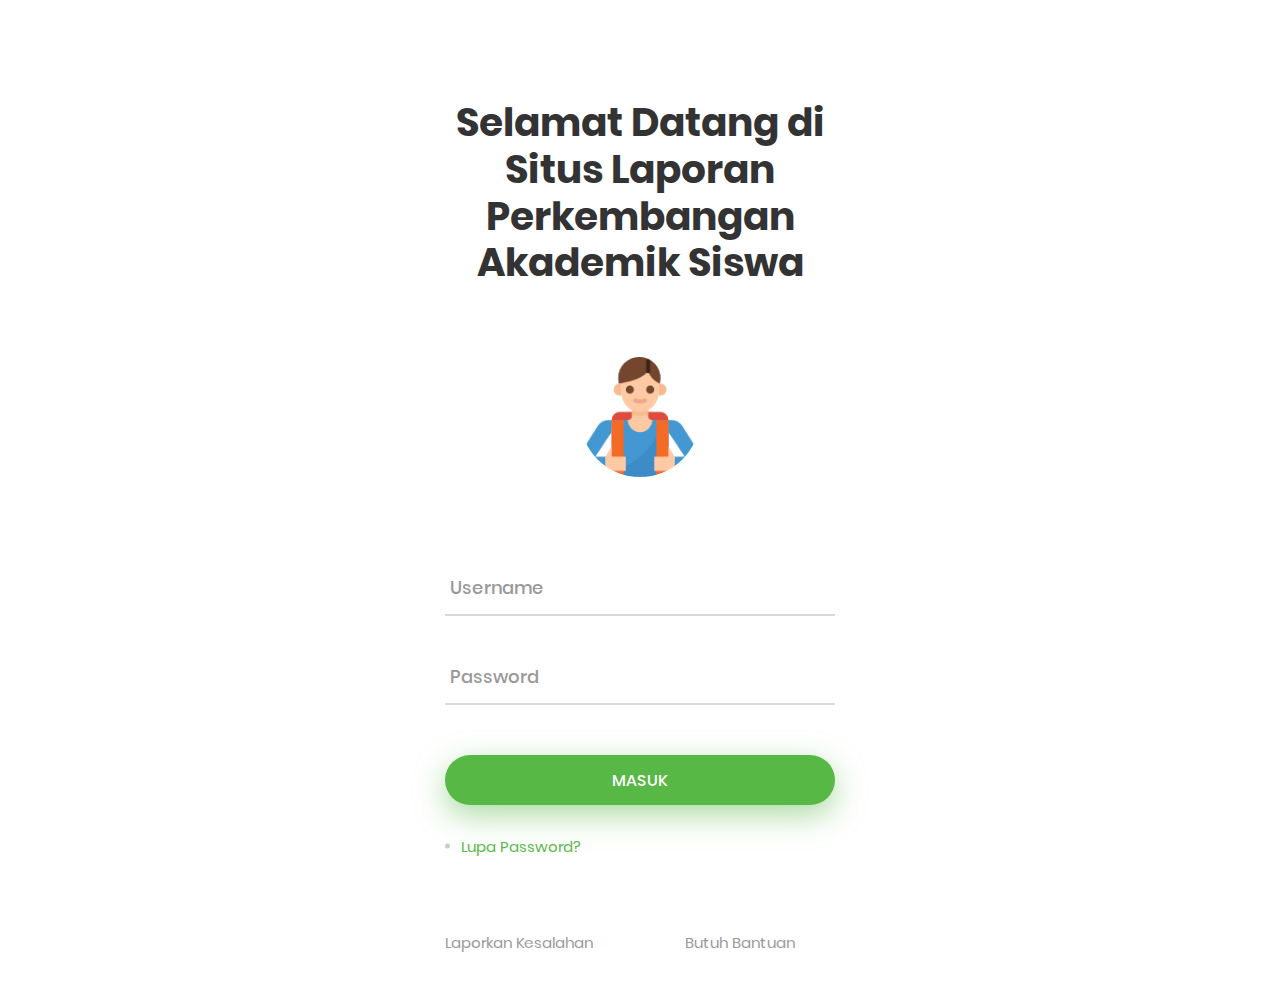
<file: Halaman Login/index.html>
<!DOCTYPE html>
<html lang="en">
<head>
	<title>Login Student Report</title>
	<meta charset="UTF-8">
	<meta name="viewport" content="width=device-width, initial-scale=1">
	<link rel="icon" type="image/png" href="a.png"/>
	<link rel="stylesheet" type="text/css" href="vendor/bootstrap/css/bootstrap.min.css">
	<link rel="stylesheet" type="text/css" href="fonts/font-awesome-4.7.0/css/font-awesome.min.css">
	<link rel="stylesheet" type="text/css" href="fonts/iconic/css/material-design-iconic-font.min.css">
	<link rel="stylesheet" type="text/css" href="vendor/animate/animate.css">
	<link rel="stylesheet" type="text/css" href="vendor/css-hamburgers/hamburgers.min.css">
	<link rel="stylesheet" type="text/css" href="vendor/animsition/css/animsition.min.css">
	<link rel="stylesheet" type="text/css" href="vendor/select2/select2.min.css">
	<link rel="stylesheet" type="text/css" href="vendor/daterangepicker/daterangepicker.css">
	<link rel="stylesheet" type="text/css" href="css/util.css">
	<link rel="stylesheet" type="text/css" href="css/main.css">
</head>
<body>
	
	<div class="limiter">
		<div class="container-login100">
			<div class="wrap-login100 p-t-85 p-b-20">
				<form class="login100-form validate-form">
					<span class="login100-form-title p-b-70">
						Selamat Datang di Situs Laporan Perkembangan Akademik Siswa
					</span>
					<span class="login100-form-avatar">
						<img src="icon.png" alt="AVATAR">
					</span>

					<div class="wrap-input100 validate-input m-t-85 m-b-35" data-validate = "Enter username">
						<input class="input100" type="text" name="username">
						<span class="focus-input100" data-placeholder="Username"></span>
					</div>

					<div class="wrap-input100 validate-input m-b-50" data-validate="Enter password">
						<input class="input100" type="password" name="pass">
						<span class="focus-input100" data-placeholder="Password"></span>
					</div>

					<div class="container-login100-form-btn">
						<button class="login100-form-btn">
							Masuk
						</button>
					</div>
                    <ul class="login-more p-t-30">
                    <li>
							<a href="#" class="txt2">
								Lupa Password?
							</a>
						</li>
                    </ul>
                   <br>     
                   <br>
                   <br>
					<ul>
						
                         <li class="m-b-8">
							<a href="#" class="txt1">
								Laporkan Kesalahan
							</a> &nbsp; &nbsp; &nbsp; &nbsp; &nbsp; &nbsp; &nbsp; &nbsp; &nbsp; &nbsp; &nbsp;
							<a href="#" class="txt1">
								Butuh Bantuan
							</a> 
						</li>
                        
                       
					</ul>
				</form>
			</div>
		</div>
	</div>
	

	<div id="dropDownSelect1"></div>

	<script src="vendor/jquery/jquery-3.2.1.min.js"></script>
	<script src="vendor/animsition/js/animsition.min.js"></script>
	<script src="vendor/bootstrap/js/popper.js"></script>
	<script src="vendor/bootstrap/js/bootstrap.min.js"></script>
	<script src="vendor/select2/select2.min.js"></script>
	<script src="vendor/daterangepicker/moment.min.js"></script>
	<script src="vendor/daterangepicker/daterangepicker.js"></script>
	<script src="vendor/countdowntime/countdowntime.js"></script>
	<script src="js/main.js"></script>

</body>
</html>
</file>
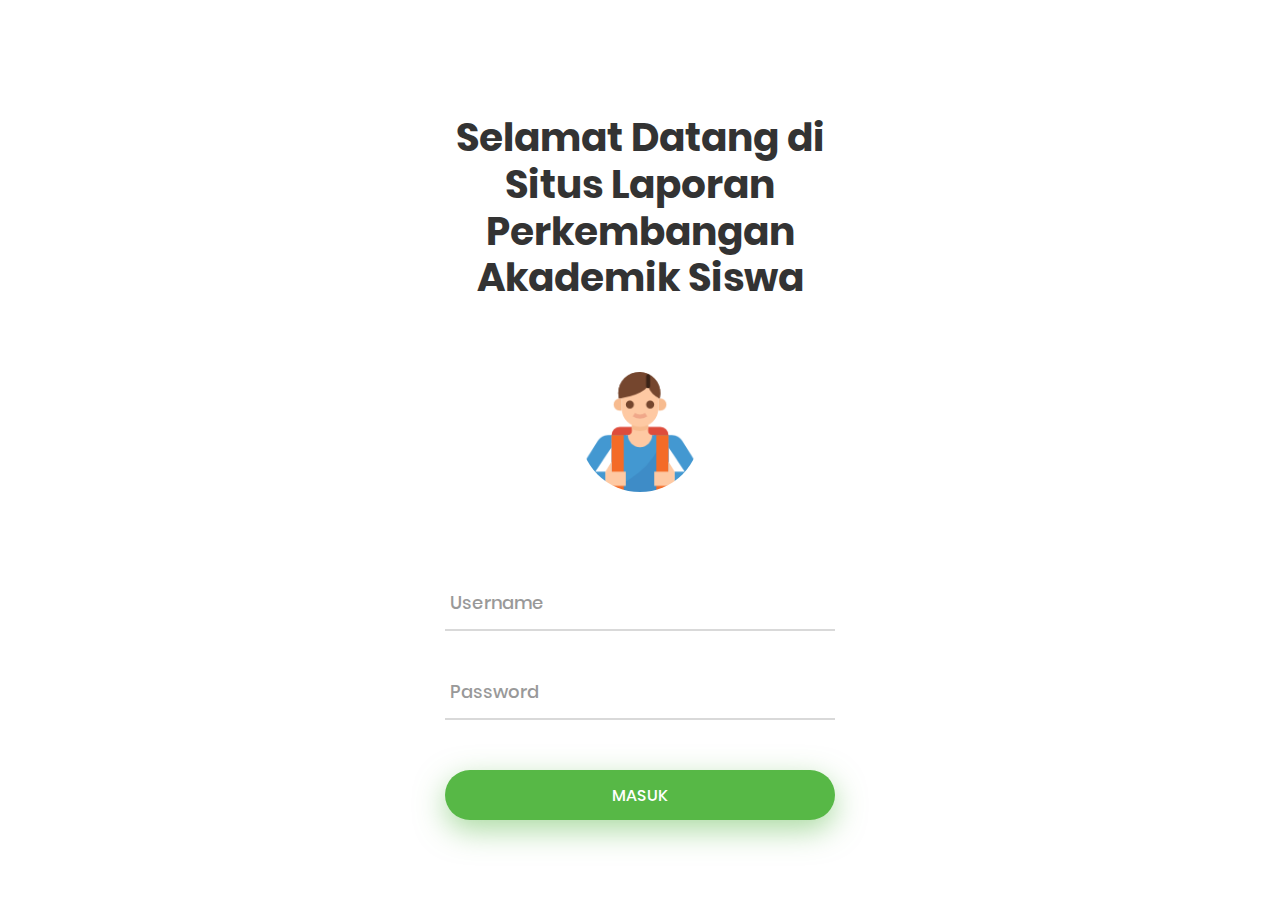
<file: login/index.html>
<!DOCTYPE html>
<html lang="en">
<head>
	<title>Login Student Report</title>
	<meta charset="UTF-8">
	<meta name="viewport" content="width=device-width, initial-scale=1">
	<link rel="icon" type="image/png" href="a.png"/>
	<link rel="stylesheet" type="text/css" href="vendor/bootstrap/css/bootstrap.min.css">
	<link rel="stylesheet" type="text/css" href="fonts/font-awesome-4.7.0/css/font-awesome.min.css">
	<link rel="stylesheet" type="text/css" href="fonts/iconic/css/material-design-iconic-font.min.css">
	<link rel="stylesheet" type="text/css" href="vendor/animate/animate.css">
	<link rel="stylesheet" type="text/css" href="vendor/css-hamburgers/hamburgers.min.css">
	<link rel="stylesheet" type="text/css" href="vendor/animsition/css/animsition.min.css">
	<link rel="stylesheet" type="text/css" href="vendor/select2/select2.min.css">
	<link rel="stylesheet" type="text/css" href="vendor/daterangepicker/daterangepicker.css">
	<link rel="stylesheet" type="text/css" href="css/util.css">
	<link rel="stylesheet" type="text/css" href="css/main.css">
</head>
<body>
	
	<div class="limiter">
		<div class="container-login100">
			<div class="wrap-login100 p-t-85 p-b-20">
				<form class="login100-form validate-form" id="form-login">
					<span class="login100-form-title p-b-70">
						Selamat Datang di Situs Laporan Perkembangan Akademik Siswa
					</span>
					<span class="login100-form-avatar">
						<img src="icon.png" alt="AVATAR">
					</span>

					<div class="wrap-input100 validate-input m-t-85 m-b-35" data-validate = "Enter username">
						<input class="input100" type="text" name="username" id="username">
						<span class="focus-input100" data-placeholder="Username"></span>
					</div>

					<div class="wrap-input100 validate-input m-b-50" data-validate="Enter password">
						<input class="input100" type="password" name="pass" id="password">
						<span class="focus-input100" data-placeholder="Password"></span>
					</div>

					<div class="container-login100-form-btn">
						<button class="login100-form-btn" id="btn-login">
							Masuk
						</button>
					</div>
                    <ul class="login-more p-t-30">
                    </ul>
				</form>
			</div>
		</div>
	</div>
	

	<div id="dropDownSelect1"></div>

	<script src="vendor/jquery/jquery-3.2.1.min.js"></script>
	<script src="vendor/animsition/js/animsition.min.js"></script>
	<script src="vendor/bootstrap/js/popper.js"></script>
	<script src="vendor/bootstrap/js/bootstrap.min.js"></script>
	<script src="vendor/select2/select2.min.js"></script>
	<script src="vendor/daterangepicker/moment.min.js"></script>
	<script src="vendor/daterangepicker/daterangepicker.js"></script>
	<script src="vendor/countdowntime/countdowntime.js"></script>
	<script src="js/main.js"></script>

    <script>
        var btnLogin = $("#btn-login");

        $("#form-login").submit(function(e){
            btnLogin.css("background-color", "#333333");
            btnLogin.prop('disabled', true);

            var username = $("#username");
            var password = $("#password");

            e.preventDefault();
            $.get( "/api/login.php",
                { username: username.val(), password: password.val() }, function(data) {

                var result = JSON.parse(data);
                if (result.login === "wrong_username") {
                    alert("username atau password salah");

                    username.val("");
                    password.val("");

                    username.focus();
                } else if (result.login === "succeeded") {
                    window.location = "/dashboard";
                } else {
                    username.val("");
                    password.val("");

                    username.focus();
                }
            });

            btnLogin.prop('disabled', false);
            btnLogin.css("background-color", "#57b846");
        });
    </script>

</body>
</html>
</file>
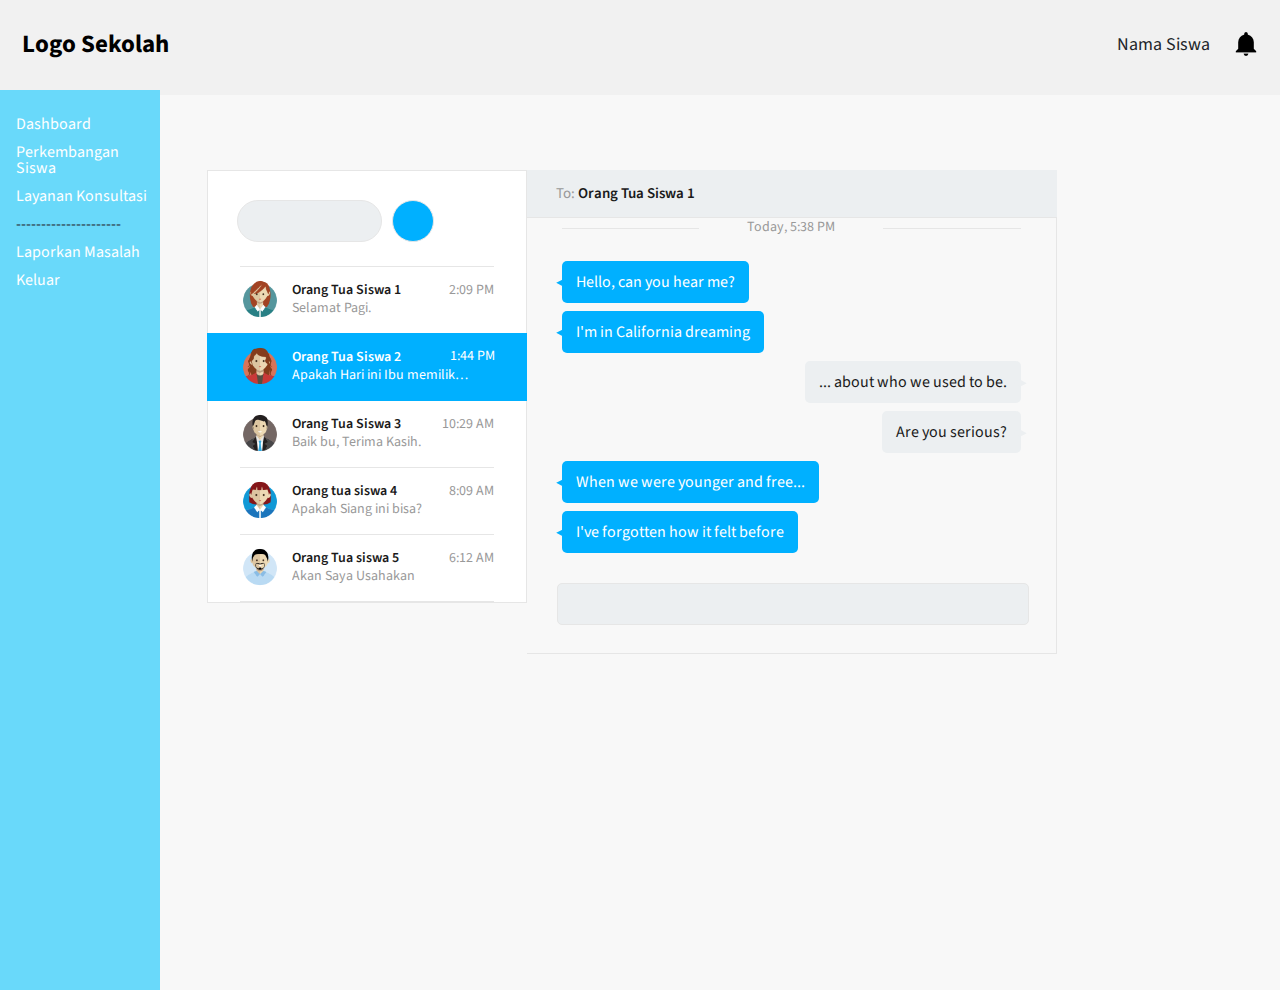
<file: chat/back.html>
<!DOCTYPE html>
<html lang="en">

<head>

    <meta charset="utf-8">
    <meta name="viewport" content="width=device-width, initial-scale=1, shrink-to-fit=no">
    <meta name="description" content="">
    <meta name="author" content="">

    <title>Konsultasi Orang Tua</title>
    <link rel="icon" type="image/png" href="a.png"/>
    <link href="vendor/bootstrap/css/bootstrap.min.css" rel="stylesheet">

    <link href="css/back.css" rel="stylesheet">
    <link href="css/reset.css" rel="stylesheet">
    <link href="css/style.css" rel="stylesheet">

</head>

<body>

<div class="header">
    <a href="#default" class="logo">Logo Sekolah</a>
    <div class="header-right">
    <a>Nama Siswa</a>
    <a><img src="notifications-button.png"></a>
  </div>
</div>
    <!-- Side navigation -->
<div class="sidenav">
  <a href="#">Dashboard</a>
  <a href="#">Perkembangan Siswa</a>
  <a href="#">Layanan Konsultasi</a>
  <a>---------------------</a>    
  <a href="#">Laporkan Masalah</a>
  <a href="#">Keluar</a>
</div>


<div class="main" style="margin-top: 75px">
            
    <div class="container">
        <div class="left">
            <div class="top">
                <input type="text" />
                <a href="javascript:;" class="search"></a>
            </div>
            <ul class="people">
                <li class="person" data-chat="person1">
                    <img src="1.png" alt="" />
                    <span class="name">Orang Tua Siswa 1</span>
                    <span class="time">2:09 PM</span>
                    <span class="preview">Selamat Pagi.</span>
                </li>
                <li class="person" data-chat="person2">
                    <img src="2.png" alt="" />
                    <span class="name">Orang Tua Siswa 2</span>
                    <span class="time">1:44 PM</span>
                    <span class="preview">Apakah Hari ini Ibu memiliki waktu</span>
                </li>
                <li class="person" data-chat="person3">
                    <img src="3.png" alt="" />
                    <span class="name">Orang Tua Siswa 3</span>
                    <span class="time">10:29 AM</span>
                    <span class="preview">Baik bu, Terima Kasih.</span>
                </li>
                <li class="person" data-chat="person4">
                    <img src="4.png" alt="" />
                    <span class="name">Orang tua siswa 4</span>
                    <span class="time">8:09 AM</span>
                    <span class="preview">Apakah Siang ini bisa?</span>
                </li>
                <li class="person" data-chat="person5">
                    <img src="5.png" alt="" />
                    <span class="name">Orang Tua siswa 5</span>
                    <span class="time">6:12 AM</span>
                    <span class="preview">Akan Saya Usahakan</span>
                </li>
            </ul>
        </div>
        <div class="right">
            <div class="top"><span>To: <span class="name">Orang Tua Siswa 1</span></span></div>
            <div class="chat" data-chat="person1">
                <div class="conversation-start">
                    <span>Today, 6:48 AM</span>
                </div>
                <div class="bubble you">
                    Hello,
                </div>
                <div class="bubble you">
                    it's me.
                </div>
                <div class="bubble you">
                    I was wondering...
                </div>
            </div>
            <div class="chat" data-chat="person2">
                <div class="conversation-start">
                    <span>Today, 5:38 PM</span>
                </div>
                <div class="bubble you">
                    Hello, can you hear me?
                </div>
                <div class="bubble you">
                    I'm in California dreaming
                </div>
                <div class="bubble me">
                    ... about who we used to be.
                </div>
                <div class="bubble me">
                    Are you serious?
                </div>
                <div class="bubble you">
                    When we were younger and free...
                </div>
                <div class="bubble you">
                    I've forgotten how it felt before
                </div>
            </div>
            <div class="chat" data-chat="person3">
                <div class="conversation-start">
                    <span>Today, 3:38 AM</span>
                </div>
                <div class="bubble you">
                    Hey human!
                </div>
                <div class="bubble you">
                    Umm... Someone took a shit in the hallway.
                </div>
                <div class="bubble me">
                    ... what.
                </div>
                <div class="bubble me">
                    Are you serious?
                </div>
                <div class="bubble you">
                    I mean...
                </div>
                <div class="bubble you">
                    It’s not that bad...
                </div>
                <div class="bubble you">
                    But we’re probably gonna need a new carpet.
                </div>
            </div>
            <div class="chat" data-chat="person4">
                <div class="conversation-start">
                    <span>Yesterday, 4:20 PM</span>
                </div>
                <div class="bubble me">
                    Hey human!
                </div>
                <div class="bubble me">
                    Umm... Someone took a shit in the hallway.
                </div>
                <div class="bubble you">
                    ... what.
                </div>
                <div class="bubble you">
                    Are you serious?
                </div>
                <div class="bubble me">
                    I mean...
                </div>
                <div class="bubble me">
                    It’s not that bad...
                </div>
            </div>
            <div class="chat" data-chat="person5">
                <div class="conversation-start">
                    <span>Today, 6:28 AM</span>
                </div>
                <div class="bubble you">
                    Wasup
                </div>
                <div class="bubble you">
                    Wasup
                </div>
                <div class="bubble you">
                    Wasup for the third time like is <br />you bling bitch
                </div>

            </div>
            <div class="chat" data-chat="person6">
                <div class="conversation-start">
                    <span>Monday, 1:27 PM</span>
                </div>
                <div class="bubble you">
                    So, how's your new phone?
                </div>
                <div class="bubble you">
                    You finally have a smartphone :D
                </div>
                <div class="bubble me">
                    Drake?
                </div>
                <div class="bubble me">
                    Why aren't you answering?
                </div>
                <div class="bubble you">
                    howdoyoudoaspace
                </div>
            </div>
            <div class="write">
                <a href="javascript:;" class="write-link attach"></a>
                <input type="text" />
                <a href="javascript:;" class="write-link smiley"></a>
                <a href="javascript:;" class="write-link send"></a>
            </div>
        </div>
    </div>
</div>

    <!-- Bootstrap core JavaScript -->
    <script src="vendor/jquery/jquery.min.js"></script>
    <script src="vendor/bootstrap/js/bootstrap.bundle.min.js"></script>
    <script src='http://cdnjs.cloudflare.com/ajax/libs/jquery/2.1.3/jquery.min.js'></script>
    <script src="js/index.js"></script>
    <!-- Menu Toggle Script -->
    <script>
    $("#menu-toggle").click(function(e) {
        e.preventDefault();
        $("#wrapper").toggleClass("toggled");
    });
    </script>

</body>

</html>
</file>
<file: Halaman Login/vendor/daterangepicker/daterangepicker.css>
.daterangepicker {
  position: absolute;
  color: inherit;
  background-color: #fff;
  border-radius: 4px;
  width: 278px;
  padding: 4px;
  margin-top: 1px;
  top: 100px;
  left: 20px;
  /* Calendars */ }
  .daterangepicker:before, .daterangepicker:after {
    position: absolute;
    display: inline-block;
    border-bottom-color: rgba(0, 0, 0, 0.2);
    content: ''; }
  .daterangepicker:before {
    top: -7px;
    border-right: 7px solid transparent;
    border-left: 7px solid transparent;
    border-bottom: 7px solid #ccc; }
  .daterangepicker:after {
    top: -6px;
    border-right: 6px solid transparent;
    border-bottom: 6px solid #fff;
    border-left: 6px solid transparent; }
  .daterangepicker.opensleft:before {
    right: 9px; }
  .daterangepicker.opensleft:after {
    right: 10px; }
  .daterangepicker.openscenter:before {
    left: 0;
    right: 0;
    width: 0;
    margin-left: auto;
    margin-right: auto; }
  .daterangepicker.openscenter:after {
    left: 0;
    right: 0;
    width: 0;
    margin-left: auto;
    margin-right: auto; }
  .daterangepicker.opensright:before {
    left: 9px; }
  .daterangepicker.opensright:after {
    left: 10px; }
  .daterangepicker.dropup {
    margin-top: -5px; }
    .daterangepicker.dropup:before {
      top: initial;
      bottom: -7px;
      border-bottom: initial;
      border-top: 7px solid #ccc; }
    .daterangepicker.dropup:after {
      top: initial;
      bottom: -6px;
      border-bottom: initial;
      border-top: 6px solid #fff; }
  .daterangepicker.dropdown-menu {
    max-width: none;
    z-index: 3001; }
  .daterangepicker.single .ranges, .daterangepicker.single .calendar {
    float: none; }
  .daterangepicker.show-calendar .calendar {
    display: block; }
  .daterangepicker .calendar {
    display: none;
    max-width: 270px;
    margin: 4px; }
    .daterangepicker .calendar.single .calendar-table {
      border: none; }
    .daterangepicker .calendar th, .daterangepicker .calendar td {
      white-space: nowrap;
      text-align: center;
      min-width: 32px; }
  .daterangepicker .calendar-table {
    border: 1px solid #fff;
    padding: 4px;
    border-radius: 4px;
    background-color: #fff; }
  .daterangepicker table {
    width: 100%;
    margin: 0; }
  .daterangepicker td, .daterangepicker th {
    text-align: center;
    width: 20px;
    height: 20px;
    border-radius: 4px;
    border: 1px solid transparent;
    white-space: nowrap;
    cursor: pointer; }
    .daterangepicker td.available:hover, .daterangepicker th.available:hover {
      background-color: #eee;
      border-color: transparent;
      color: inherit; }
    .daterangepicker td.week, .daterangepicker th.week {
      font-size: 80%;
      color: #ccc; }
  .daterangepicker td.off, .daterangepicker td.off.in-range, .daterangepicker td.off.start-date, .daterangepicker td.off.end-date {
    background-color: #fff;
    border-color: transparent;
    color: #999; }
  .daterangepicker td.in-range {
    background-color: #ebf4f8;
    border-color: transparent;
    color: #000;
    border-radius: 0; }
  .daterangepicker td.start-date {
    border-radius: 4px 0 0 4px; }
  .daterangepicker td.end-date {
    border-radius: 0 4px 4px 0; }
  .daterangepicker td.start-date.end-date {
    border-radius: 4px; }
  .daterangepicker td.active, .daterangepicker td.active:hover {
    background-color: #357ebd;
    border-color: transparent;
    color: #fff; }
  .daterangepicker th.month {
    width: auto; }
  .daterangepicker td.disabled, .daterangepicker option.disabled {
    color: #999;
    cursor: not-allowed;
    text-decoration: line-through; }
  .daterangepicker select.monthselect, .daterangepicker select.yearselect {
    font-size: 12px;
    padding: 1px;
    height: auto;
    margin: 0;
    cursor: default; }
  .daterangepicker select.monthselect {
    margin-right: 2%;
    width: 56%; }
  .daterangepicker select.yearselect {
    width: 40%; }
  .daterangepicker select.hourselect, .daterangepicker select.minuteselect, .daterangepicker select.secondselect, .daterangepicker select.ampmselect {
    width: 50px;
    margin-bottom: 0; }
  .daterangepicker .input-mini {
    border: 1px solid #ccc;
    border-radius: 4px;
    color: #555;
    height: 30px;
    line-height: 30px;
    display: block;
    vertical-align: middle;
    margin: 0 0 5px 0;
    padding: 0 6px 0 28px;
    width: 100%; }
    .daterangepicker .input-mini.active {
      border: 1px solid #08c;
      border-radius: 4px; }
  .daterangepicker .daterangepicker_input {
    position: relative; }
    .daterangepicker .daterangepicker_input i {
      position: absolute;
      left: 8px;
      top: 8px; }
  .daterangepicker.rtl .input-mini {
    padding-right: 28px;
    padding-left: 6px; }
  .daterangepicker.rtl .daterangepicker_input i {
    left: auto;
    right: 8px; }
  .daterangepicker .calendar-time {
    text-align: center;
    margin: 5px auto;
    line-height: 30px;
    position: relative;
    padding-left: 28px; }
    .daterangepicker .calendar-time select.disabled {
      color: #ccc;
      cursor: not-allowed; }

.ranges {
  font-size: 11px;
  float: none;
  margin: 4px;
  text-align: left; }
  .ranges ul {
    list-style: none;
    margin: 0 auto;
    padding: 0;
    width: 100%; }
  .ranges li {
    font-size: 13px;
    background-color: #f5f5f5;
    border: 1px solid #f5f5f5;
    border-radius: 4px;
    color: #08c;
    padding: 3px 12px;
    margin-bottom: 8px;
    cursor: pointer; }
    .ranges li:hover {
      background-color: #08c;
      border: 1px solid #08c;
      color: #fff; }
    .ranges li.active {
      background-color: #08c;
      border: 1px solid #08c;
      color: #fff; }

/*  Larger Screen Styling */
@media (min-width: 564px) {
  .daterangepicker {
    width: auto; }
    .daterangepicker .ranges ul {
      width: 160px; }
    .daterangepicker.single .ranges ul {
      width: 100%; }
    .daterangepicker.single .calendar.left {
      clear: none; }
    .daterangepicker.single.ltr .ranges, .daterangepicker.single.ltr .calendar {
      float: left; }
    .daterangepicker.single.rtl .ranges, .daterangepicker.single.rtl .calendar {
      float: right; }
    .daterangepicker.ltr {
      direction: ltr;
      text-align: left; }
      .daterangepicker.ltr .calendar.left {
        clear: left;
        margin-right: 0; }
        .daterangepicker.ltr .calendar.left .calendar-table {
          border-right: none;
          border-top-right-radius: 0;
          border-bottom-right-radius: 0; }
      .daterangepicker.ltr .calendar.right {
        margin-left: 0; }
        .daterangepicker.ltr .calendar.right .calendar-table {
          border-left: none;
          border-top-left-radius: 0;
          border-bottom-left-radius: 0; }
      .daterangepicker.ltr .left .daterangepicker_input {
        padding-right: 12px; }
      .daterangepicker.ltr .calendar.left .calendar-table {
        padding-right: 12px; }
      .daterangepicker.ltr .ranges, .daterangepicker.ltr .calendar {
        float: left; }
    .daterangepicker.rtl {
      direction: rtl;
      text-align: right; }
      .daterangepicker.rtl .calendar.left {
        clear: right;
        margin-left: 0; }
        .daterangepicker.rtl .calendar.left .calendar-table {
          border-left: none;
          border-top-left-radius: 0;
          border-bottom-left-radius: 0; }
      .daterangepicker.rtl .calendar.right {
        margin-right: 0; }
        .daterangepicker.rtl .calendar.right .calendar-table {
          border-right: none;
          border-top-right-radius: 0;
          border-bottom-right-radius: 0; }
      .daterangepicker.rtl .left .daterangepicker_input {
        padding-left: 12px; }
      .daterangepicker.rtl .calendar.left .calendar-table {
        padding-left: 12px; }
      .daterangepicker.rtl .ranges, .daterangepicker.rtl .calendar {
        text-align: right;
        float: right; } }
@media (min-width: 730px) {
  .daterangepicker .ranges {
    width: auto; }
  .daterangepicker.ltr .ranges {
    float: left; }
  .daterangepicker.rtl .ranges {
    float: right; }
  .daterangepicker .calendar.left {
    clear: none !important; } }
</file>
<file: Halaman Login/css/util.css>
/*[ FONT SIZE ]
///////////////////////////////////////////////////////////
*/
.fs-1 {font-size: 1px;}
.fs-2 {font-size: 2px;}
.fs-3 {font-size: 3px;}
.fs-4 {font-size: 4px;}
.fs-5 {font-size: 5px;}
.fs-6 {font-size: 6px;}
.fs-7 {font-size: 7px;}
.fs-8 {font-size: 8px;}
.fs-9 {font-size: 9px;}
.fs-10 {font-size: 10px;}
.fs-11 {font-size: 11px;}
.fs-12 {font-size: 12px;}
.fs-13 {font-size: 13px;}
.fs-14 {font-size: 14px;}
.fs-15 {font-size: 15px;}
.fs-16 {font-size: 16px;}
.fs-17 {font-size: 17px;}
.fs-18 {font-size: 18px;}
.fs-19 {font-size: 19px;}
.fs-20 {font-size: 20px;}
.fs-21 {font-size: 21px;}
.fs-22 {font-size: 22px;}
.fs-23 {font-size: 23px;}
.fs-24 {font-size: 24px;}
.fs-25 {font-size: 25px;}
.fs-26 {font-size: 26px;}
.fs-27 {font-size: 27px;}
.fs-28 {font-size: 28px;}
.fs-29 {font-size: 29px;}
.fs-30 {font-size: 30px;}
.fs-31 {font-size: 31px;}
.fs-32 {font-size: 32px;}
.fs-33 {font-size: 33px;}
.fs-34 {font-size: 34px;}
.fs-35 {font-size: 35px;}
.fs-36 {font-size: 36px;}
.fs-37 {font-size: 37px;}
.fs-38 {font-size: 38px;}
.fs-39 {font-size: 39px;}
.fs-40 {font-size: 40px;}
.fs-41 {font-size: 41px;}
.fs-42 {font-size: 42px;}
.fs-43 {font-size: 43px;}
.fs-44 {font-size: 44px;}
.fs-45 {font-size: 45px;}
.fs-46 {font-size: 46px;}
.fs-47 {font-size: 47px;}
.fs-48 {font-size: 48px;}
.fs-49 {font-size: 49px;}
.fs-50 {font-size: 50px;}
.fs-51 {font-size: 51px;}
.fs-52 {font-size: 52px;}
.fs-53 {font-size: 53px;}
.fs-54 {font-size: 54px;}
.fs-55 {font-size: 55px;}
.fs-56 {font-size: 56px;}
.fs-57 {font-size: 57px;}
.fs-58 {font-size: 58px;}
.fs-59 {font-size: 59px;}
.fs-60 {font-size: 60px;}
.fs-61 {font-size: 61px;}
.fs-62 {font-size: 62px;}
.fs-63 {font-size: 63px;}
.fs-64 {font-size: 64px;}
.fs-65 {font-size: 65px;}
.fs-66 {font-size: 66px;}
.fs-67 {font-size: 67px;}
.fs-68 {font-size: 68px;}
.fs-69 {font-size: 69px;}
.fs-70 {font-size: 70px;}
.fs-71 {font-size: 71px;}
.fs-72 {font-size: 72px;}
.fs-73 {font-size: 73px;}
.fs-74 {font-size: 74px;}
.fs-75 {font-size: 75px;}
.fs-76 {font-size: 76px;}
.fs-77 {font-size: 77px;}
.fs-78 {font-size: 78px;}
.fs-79 {font-size: 79px;}
.fs-80 {font-size: 80px;}
.fs-81 {font-size: 81px;}
.fs-82 {font-size: 82px;}
.fs-83 {font-size: 83px;}
.fs-84 {font-size: 84px;}
.fs-85 {font-size: 85px;}
.fs-86 {font-size: 86px;}
.fs-87 {font-size: 87px;}
.fs-88 {font-size: 88px;}
.fs-89 {font-size: 89px;}
.fs-90 {font-size: 90px;}
.fs-91 {font-size: 91px;}
.fs-92 {font-size: 92px;}
.fs-93 {font-size: 93px;}
.fs-94 {font-size: 94px;}
.fs-95 {font-size: 95px;}
.fs-96 {font-size: 96px;}
.fs-97 {font-size: 97px;}
.fs-98 {font-size: 98px;}
.fs-99 {font-size: 99px;}
.fs-100 {font-size: 100px;}
.fs-101 {font-size: 101px;}
.fs-102 {font-size: 102px;}
.fs-103 {font-size: 103px;}
.fs-104 {font-size: 104px;}
.fs-105 {font-size: 105px;}
.fs-106 {font-size: 106px;}
.fs-107 {font-size: 107px;}
.fs-108 {font-size: 108px;}
.fs-109 {font-size: 109px;}
.fs-110 {font-size: 110px;}
.fs-111 {font-size: 111px;}
.fs-112 {font-size: 112px;}
.fs-113 {font-size: 113px;}
.fs-114 {font-size: 114px;}
.fs-115 {font-size: 115px;}
.fs-116 {font-size: 116px;}
.fs-117 {font-size: 117px;}
.fs-118 {font-size: 118px;}
.fs-119 {font-size: 119px;}
.fs-120 {font-size: 120px;}
.fs-121 {font-size: 121px;}
.fs-122 {font-size: 122px;}
.fs-123 {font-size: 123px;}
.fs-124 {font-size: 124px;}
.fs-125 {font-size: 125px;}
.fs-126 {font-size: 126px;}
.fs-127 {font-size: 127px;}
.fs-128 {font-size: 128px;}
.fs-129 {font-size: 129px;}
.fs-130 {font-size: 130px;}
.fs-131 {font-size: 131px;}
.fs-132 {font-size: 132px;}
.fs-133 {font-size: 133px;}
.fs-134 {font-size: 134px;}
.fs-135 {font-size: 135px;}
.fs-136 {font-size: 136px;}
.fs-137 {font-size: 137px;}
.fs-138 {font-size: 138px;}
.fs-139 {font-size: 139px;}
.fs-140 {font-size: 140px;}
.fs-141 {font-size: 141px;}
.fs-142 {font-size: 142px;}
.fs-143 {font-size: 143px;}
.fs-144 {font-size: 144px;}
.fs-145 {font-size: 145px;}
.fs-146 {font-size: 146px;}
.fs-147 {font-size: 147px;}
.fs-148 {font-size: 148px;}
.fs-149 {font-size: 149px;}
.fs-150 {font-size: 150px;}
.fs-151 {font-size: 151px;}
.fs-152 {font-size: 152px;}
.fs-153 {font-size: 153px;}
.fs-154 {font-size: 154px;}
.fs-155 {font-size: 155px;}
.fs-156 {font-size: 156px;}
.fs-157 {font-size: 157px;}
.fs-158 {font-size: 158px;}
.fs-159 {font-size: 159px;}
.fs-160 {font-size: 160px;}
.fs-161 {font-size: 161px;}
.fs-162 {font-size: 162px;}
.fs-163 {font-size: 163px;}
.fs-164 {font-size: 164px;}
.fs-165 {font-size: 165px;}
.fs-166 {font-size: 166px;}
.fs-167 {font-size: 167px;}
.fs-168 {font-size: 168px;}
.fs-169 {font-size: 169px;}
.fs-170 {font-size: 170px;}
.fs-171 {font-size: 171px;}
.fs-172 {font-size: 172px;}
.fs-173 {font-size: 173px;}
.fs-174 {font-size: 174px;}
.fs-175 {font-size: 175px;}
.fs-176 {font-size: 176px;}
.fs-177 {font-size: 177px;}
.fs-178 {font-size: 178px;}
.fs-179 {font-size: 179px;}
.fs-180 {font-size: 180px;}
.fs-181 {font-size: 181px;}
.fs-182 {font-size: 182px;}
.fs-183 {font-size: 183px;}
.fs-184 {font-size: 184px;}
.fs-185 {font-size: 185px;}
.fs-186 {font-size: 186px;}
.fs-187 {font-size: 187px;}
.fs-188 {font-size: 188px;}
.fs-189 {font-size: 189px;}
.fs-190 {font-size: 190px;}
.fs-191 {font-size: 191px;}
.fs-192 {font-size: 192px;}
.fs-193 {font-size: 193px;}
.fs-194 {font-size: 194px;}
.fs-195 {font-size: 195px;}
.fs-196 {font-size: 196px;}
.fs-197 {font-size: 197px;}
.fs-198 {font-size: 198px;}
.fs-199 {font-size: 199px;}
.fs-200 {font-size: 200px;}

/*[ PADDING ]
///////////////////////////////////////////////////////////
*/
.p-t-0 {padding-top: 0px;}
.p-t-1 {padding-top: 1px;}
.p-t-2 {padding-top: 2px;}
.p-t-3 {padding-top: 3px;}
.p-t-4 {padding-top: 4px;}
.p-t-5 {padding-top: 5px;}
.p-t-6 {padding-top: 6px;}
.p-t-7 {padding-top: 7px;}
.p-t-8 {padding-top: 8px;}
.p-t-9 {padding-top: 9px;}
.p-t-10 {padding-top: 10px;}
.p-t-11 {padding-top: 11px;}
.p-t-12 {padding-top: 12px;}
.p-t-13 {padding-top: 13px;}
.p-t-14 {padding-top: 14px;}
.p-t-15 {padding-top: 15px;}
.p-t-16 {padding-top: 16px;}
.p-t-17 {padding-top: 17px;}
.p-t-18 {padding-top: 18px;}
.p-t-19 {padding-top: 19px;}
.p-t-20 {padding-top: 20px;}
.p-t-21 {padding-top: 21px;}
.p-t-22 {padding-top: 22px;}
.p-t-23 {padding-top: 23px;}
.p-t-24 {padding-top: 24px;}
.p-t-25 {padding-top: 25px;}
.p-t-26 {padding-top: 26px;}
.p-t-27 {padding-top: 27px;}
.p-t-28 {padding-top: 28px;}
.p-t-29 {padding-top: 29px;}
.p-t-30 {padding-top: 30px;}
.p-t-31 {padding-top: 31px;}
.p-t-32 {padding-top: 32px;}
.p-t-33 {padding-top: 33px;}
.p-t-34 {padding-top: 34px;}
.p-t-35 {padding-top: 35px;}
.p-t-36 {padding-top: 36px;}
.p-t-37 {padding-top: 37px;}
.p-t-38 {padding-top: 38px;}
.p-t-39 {padding-top: 39px;}
.p-t-40 {padding-top: 40px;}
.p-t-41 {padding-top: 41px;}
.p-t-42 {padding-top: 42px;}
.p-t-43 {padding-top: 43px;}
.p-t-44 {padding-top: 44px;}
.p-t-45 {padding-top: 45px;}
.p-t-46 {padding-top: 46px;}
.p-t-47 {padding-top: 47px;}
.p-t-48 {padding-top: 48px;}
.p-t-49 {padding-top: 49px;}
.p-t-50 {padding-top: 50px;}
.p-t-51 {padding-top: 51px;}
.p-t-52 {padding-top: 52px;}
.p-t-53 {padding-top: 53px;}
.p-t-54 {padding-top: 54px;}
.p-t-55 {padding-top: 55px;}
.p-t-56 {padding-top: 56px;}
.p-t-57 {padding-top: 57px;}
.p-t-58 {padding-top: 58px;}
.p-t-59 {padding-top: 59px;}
.p-t-60 {padding-top: 60px;}
.p-t-61 {padding-top: 61px;}
.p-t-62 {padding-top: 62px;}
.p-t-63 {padding-top: 63px;}
.p-t-64 {padding-top: 64px;}
.p-t-65 {padding-top: 65px;}
.p-t-66 {padding-top: 66px;}
.p-t-67 {padding-top: 67px;}
.p-t-68 {padding-top: 68px;}
.p-t-69 {padding-top: 69px;}
.p-t-70 {padding-top: 70px;}
.p-t-71 {padding-top: 71px;}
.p-t-72 {padding-top: 72px;}
.p-t-73 {padding-top: 73px;}
.p-t-74 {padding-top: 74px;}
.p-t-75 {padding-top: 75px;}
.p-t-76 {padding-top: 76px;}
.p-t-77 {padding-top: 77px;}
.p-t-78 {padding-top: 78px;}
.p-t-79 {padding-top: 79px;}
.p-t-80 {padding-top: 80px;}
.p-t-81 {padding-top: 81px;}
.p-t-82 {padding-top: 82px;}
.p-t-83 {padding-top: 83px;}
.p-t-84 {padding-top: 84px;}
.p-t-85 {padding-top: 85px;}
.p-t-86 {padding-top: 86px;}
.p-t-87 {padding-top: 87px;}
.p-t-88 {padding-top: 88px;}
.p-t-89 {padding-top: 89px;}
.p-t-90 {padding-top: 90px;}
.p-t-91 {padding-top: 91px;}
.p-t-92 {padding-top: 92px;}
.p-t-93 {padding-top: 93px;}
.p-t-94 {padding-top: 94px;}
.p-t-95 {padding-top: 95px;}
.p-t-96 {padding-top: 96px;}
.p-t-97 {padding-top: 97px;}
.p-t-98 {padding-top: 98px;}
.p-t-99 {padding-top: 99px;}
.p-t-100 {padding-top: 100px;}
.p-t-101 {padding-top: 101px;}
.p-t-102 {padding-top: 102px;}
.p-t-103 {padding-top: 103px;}
.p-t-104 {padding-top: 104px;}
.p-t-105 {padding-top: 105px;}
.p-t-106 {padding-top: 106px;}
.p-t-107 {padding-top: 107px;}
.p-t-108 {padding-top: 108px;}
.p-t-109 {padding-top: 109px;}
.p-t-110 {padding-top: 110px;}
.p-t-111 {padding-top: 111px;}
.p-t-112 {padding-top: 112px;}
.p-t-113 {padding-top: 113px;}
.p-t-114 {padding-top: 114px;}
.p-t-115 {padding-top: 115px;}
.p-t-116 {padding-top: 116px;}
.p-t-117 {padding-top: 117px;}
.p-t-118 {padding-top: 118px;}
.p-t-119 {padding-top: 119px;}
.p-t-120 {padding-top: 120px;}
.p-t-121 {padding-top: 121px;}
.p-t-122 {padding-top: 122px;}
.p-t-123 {padding-top: 123px;}
.p-t-124 {padding-top: 124px;}
.p-t-125 {padding-top: 125px;}
.p-t-126 {padding-top: 126px;}
.p-t-127 {padding-top: 127px;}
.p-t-128 {padding-top: 128px;}
.p-t-129 {padding-top: 129px;}
.p-t-130 {padding-top: 130px;}
.p-t-131 {padding-top: 131px;}
.p-t-132 {padding-top: 132px;}
.p-t-133 {padding-top: 133px;}
.p-t-134 {padding-top: 134px;}
.p-t-135 {padding-top: 135px;}
.p-t-136 {padding-top: 136px;}
.p-t-137 {padding-top: 137px;}
.p-t-138 {padding-top: 138px;}
.p-t-139 {padding-top: 139px;}
.p-t-140 {padding-top: 140px;}
.p-t-141 {padding-top: 141px;}
.p-t-142 {padding-top: 142px;}
.p-t-143 {padding-top: 143px;}
.p-t-144 {padding-top: 144px;}
.p-t-145 {padding-top: 145px;}
.p-t-146 {padding-top: 146px;}
.p-t-147 {padding-top: 147px;}
.p-t-148 {padding-top: 148px;}
.p-t-149 {padding-top: 149px;}
.p-t-150 {padding-top: 150px;}
.p-t-151 {padding-top: 151px;}
.p-t-152 {padding-top: 152px;}
.p-t-153 {padding-top: 153px;}
.p-t-154 {padding-top: 154px;}
.p-t-155 {padding-top: 155px;}
.p-t-156 {padding-top: 156px;}
.p-t-157 {padding-top: 157px;}
.p-t-158 {padding-top: 158px;}
.p-t-159 {padding-top: 159px;}
.p-t-160 {padding-top: 160px;}
.p-t-161 {padding-top: 161px;}
.p-t-162 {padding-top: 162px;}
.p-t-163 {padding-top: 163px;}
.p-t-164 {padding-top: 164px;}
.p-t-165 {padding-top: 165px;}
.p-t-166 {padding-top: 166px;}
.p-t-167 {padding-top: 167px;}
.p-t-168 {padding-top: 168px;}
.p-t-169 {padding-top: 169px;}
.p-t-170 {padding-top: 170px;}
.p-t-171 {padding-top: 171px;}
.p-t-172 {padding-top: 172px;}
.p-t-173 {padding-top: 173px;}
.p-t-174 {padding-top: 174px;}
.p-t-175 {padding-top: 175px;}
.p-t-176 {padding-top: 176px;}
.p-t-177 {padding-top: 177px;}
.p-t-178 {padding-top: 178px;}
.p-t-179 {padding-top: 179px;}
.p-t-180 {padding-top: 180px;}
.p-t-181 {padding-top: 181px;}
.p-t-182 {padding-top: 182px;}
.p-t-183 {padding-top: 183px;}
.p-t-184 {padding-top: 184px;}
.p-t-185 {padding-top: 185px;}
.p-t-186 {padding-top: 186px;}
.p-t-187 {padding-top: 187px;}
.p-t-188 {padding-top: 188px;}
.p-t-189 {padding-top: 189px;}
.p-t-190 {padding-top: 190px;}
.p-t-191 {padding-top: 191px;}
.p-t-192 {padding-top: 192px;}
.p-t-193 {padding-top: 193px;}
.p-t-194 {padding-top: 194px;}
.p-t-195 {padding-top: 195px;}
.p-t-196 {padding-top: 196px;}
.p-t-197 {padding-top: 197px;}
.p-t-198 {padding-top: 198px;}
.p-t-199 {padding-top: 199px;}
.p-t-200 {padding-top: 200px;}
.p-t-201 {padding-top: 201px;}
.p-t-202 {padding-top: 202px;}
.p-t-203 {padding-top: 203px;}
.p-t-204 {padding-top: 204px;}
.p-t-205 {padding-top: 205px;}
.p-t-206 {padding-top: 206px;}
.p-t-207 {padding-top: 207px;}
.p-t-208 {padding-top: 208px;}
.p-t-209 {padding-top: 209px;}
.p-t-210 {padding-top: 210px;}
.p-t-211 {padding-top: 211px;}
.p-t-212 {padding-top: 212px;}
.p-t-213 {padding-top: 213px;}
.p-t-214 {padding-top: 214px;}
.p-t-215 {padding-top: 215px;}
.p-t-216 {padding-top: 216px;}
.p-t-217 {padding-top: 217px;}
.p-t-218 {padding-top: 218px;}
.p-t-219 {padding-top: 219px;}
.p-t-220 {padding-top: 220px;}
.p-t-221 {padding-top: 221px;}
.p-t-222 {padding-top: 222px;}
.p-t-223 {padding-top: 223px;}
.p-t-224 {padding-top: 224px;}
.p-t-225 {padding-top: 225px;}
.p-t-226 {padding-top: 226px;}
.p-t-227 {padding-top: 227px;}
.p-t-228 {padding-top: 228px;}
.p-t-229 {padding-top: 229px;}
.p-t-230 {padding-top: 230px;}
.p-t-231 {padding-top: 231px;}
.p-t-232 {padding-top: 232px;}
.p-t-233 {padding-top: 233px;}
.p-t-234 {padding-top: 234px;}
.p-t-235 {padding-top: 235px;}
.p-t-236 {padding-top: 236px;}
.p-t-237 {padding-top: 237px;}
.p-t-238 {padding-top: 238px;}
.p-t-239 {padding-top: 239px;}
.p-t-240 {padding-top: 240px;}
.p-t-241 {padding-top: 241px;}
.p-t-242 {padding-top: 242px;}
.p-t-243 {padding-top: 243px;}
.p-t-244 {padding-top: 244px;}
.p-t-245 {padding-top: 245px;}
.p-t-246 {padding-top: 246px;}
.p-t-247 {padding-top: 247px;}
.p-t-248 {padding-top: 248px;}
.p-t-249 {padding-top: 249px;}
.p-t-250 {padding-top: 250px;}
.p-b-0 {padding-bottom: 0px;}
.p-b-1 {padding-bottom: 1px;}
.p-b-2 {padding-bottom: 2px;}
.p-b-3 {padding-bottom: 3px;}
.p-b-4 {padding-bottom: 4px;}
.p-b-5 {padding-bottom: 5px;}
.p-b-6 {padding-bottom: 6px;}
.p-b-7 {padding-bottom: 7px;}
.p-b-8 {padding-bottom: 8px;}
.p-b-9 {padding-bottom: 9px;}
.p-b-10 {padding-bottom: 10px;}
.p-b-11 {padding-bottom: 11px;}
.p-b-12 {padding-bottom: 12px;}
.p-b-13 {padding-bottom: 13px;}
.p-b-14 {padding-bottom: 14px;}
.p-b-15 {padding-bottom: 15px;}
.p-b-16 {padding-bottom: 16px;}
.p-b-17 {padding-bottom: 17px;}
.p-b-18 {padding-bottom: 18px;}
.p-b-19 {padding-bottom: 19px;}
.p-b-20 {padding-bottom: 20px;}
.p-b-21 {padding-bottom: 21px;}
.p-b-22 {padding-bottom: 22px;}
.p-b-23 {padding-bottom: 23px;}
.p-b-24 {padding-bottom: 24px;}
.p-b-25 {padding-bottom: 25px;}
.p-b-26 {padding-bottom: 26px;}
.p-b-27 {padding-bottom: 27px;}
.p-b-28 {padding-bottom: 28px;}
.p-b-29 {padding-bottom: 29px;}
.p-b-30 {padding-bottom: 30px;}
.p-b-31 {padding-bottom: 31px;}
.p-b-32 {padding-bottom: 32px;}
.p-b-33 {padding-bottom: 33px;}
.p-b-34 {padding-bottom: 34px;}
.p-b-35 {padding-bottom: 35px;}
.p-b-36 {padding-bottom: 36px;}
.p-b-37 {padding-bottom: 37px;}
.p-b-38 {padding-bottom: 38px;}
.p-b-39 {padding-bottom: 39px;}
.p-b-40 {padding-bottom: 40px;}
.p-b-41 {padding-bottom: 41px;}
.p-b-42 {padding-bottom: 42px;}
.p-b-43 {padding-bottom: 43px;}
.p-b-44 {padding-bottom: 44px;}
.p-b-45 {padding-bottom: 45px;}
.p-b-46 {padding-bottom: 46px;}
.p-b-47 {padding-bottom: 47px;}
.p-b-48 {padding-bottom: 48px;}
.p-b-49 {padding-bottom: 49px;}
.p-b-50 {padding-bottom: 50px;}
.p-b-51 {padding-bottom: 51px;}
.p-b-52 {padding-bottom: 52px;}
.p-b-53 {padding-bottom: 53px;}
.p-b-54 {padding-bottom: 54px;}
.p-b-55 {padding-bottom: 55px;}
.p-b-56 {padding-bottom: 56px;}
.p-b-57 {padding-bottom: 57px;}
.p-b-58 {padding-bottom: 58px;}
.p-b-59 {padding-bottom: 59px;}
.p-b-60 {padding-bottom: 60px;}
.p-b-61 {padding-bottom: 61px;}
.p-b-62 {padding-bottom: 62px;}
.p-b-63 {padding-bottom: 63px;}
.p-b-64 {padding-bottom: 64px;}
.p-b-65 {padding-bottom: 65px;}
.p-b-66 {padding-bottom: 66px;}
.p-b-67 {padding-bottom: 67px;}
.p-b-68 {padding-bottom: 68px;}
.p-b-69 {padding-bottom: 69px;}
.p-b-70 {padding-bottom: 70px;}
.p-b-71 {padding-bottom: 71px;}
.p-b-72 {padding-bottom: 72px;}
.p-b-73 {padding-bottom: 73px;}
.p-b-74 {padding-bottom: 74px;}
.p-b-75 {padding-bottom: 75px;}
.p-b-76 {padding-bottom: 76px;}
.p-b-77 {padding-bottom: 77px;}
.p-b-78 {padding-bottom: 78px;}
.p-b-79 {padding-bottom: 79px;}
.p-b-80 {padding-bottom: 80px;}
.p-b-81 {padding-bottom: 81px;}
.p-b-82 {padding-bottom: 82px;}
.p-b-83 {padding-bottom: 83px;}
.p-b-84 {padding-bottom: 84px;}
.p-b-85 {padding-bottom: 85px;}
.p-b-86 {padding-bottom: 86px;}
.p-b-87 {padding-bottom: 87px;}
.p-b-88 {padding-bottom: 88px;}
.p-b-89 {padding-bottom: 89px;}
.p-b-90 {padding-bottom: 90px;}
.p-b-91 {padding-bottom: 91px;}
.p-b-92 {padding-bottom: 92px;}
.p-b-93 {padding-bottom: 93px;}
.p-b-94 {padding-bottom: 94px;}
.p-b-95 {padding-bottom: 95px;}
.p-b-96 {padding-bottom: 96px;}
.p-b-97 {padding-bottom: 97px;}
.p-b-98 {padding-bottom: 98px;}
.p-b-99 {padding-bottom: 99px;}
.p-b-100 {padding-bottom: 100px;}
.p-b-101 {padding-bottom: 101px;}
.p-b-102 {padding-bottom: 102px;}
.p-b-103 {padding-bottom: 103px;}
.p-b-104 {padding-bottom: 104px;}
.p-b-105 {padding-bottom: 105px;}
.p-b-106 {padding-bottom: 106px;}
.p-b-107 {padding-bottom: 107px;}
.p-b-108 {padding-bottom: 108px;}
.p-b-109 {padding-bottom: 109px;}
.p-b-110 {padding-bottom: 110px;}
.p-b-111 {padding-bottom: 111px;}
.p-b-112 {padding-bottom: 112px;}
.p-b-113 {padding-bottom: 113px;}
.p-b-114 {padding-bottom: 114px;}
.p-b-115 {padding-bottom: 115px;}
.p-b-116 {padding-bottom: 116px;}
.p-b-117 {padding-bottom: 117px;}
.p-b-118 {padding-bottom: 118px;}
.p-b-119 {padding-bottom: 119px;}
.p-b-120 {padding-bottom: 120px;}
.p-b-121 {padding-bottom: 121px;}
.p-b-122 {padding-bottom: 122px;}
.p-b-123 {padding-bottom: 123px;}
.p-b-124 {padding-bottom: 124px;}
.p-b-125 {padding-bottom: 125px;}
.p-b-126 {padding-bottom: 126px;}
.p-b-127 {padding-bottom: 127px;}
.p-b-128 {padding-bottom: 128px;}
.p-b-129 {padding-bottom: 129px;}
.p-b-130 {padding-bottom: 130px;}
.p-b-131 {padding-bottom: 131px;}
.p-b-132 {padding-bottom: 132px;}
.p-b-133 {padding-bottom: 133px;}
.p-b-134 {padding-bottom: 134px;}
.p-b-135 {padding-bottom: 135px;}
.p-b-136 {padding-bottom: 136px;}
.p-b-137 {padding-bottom: 137px;}
.p-b-138 {padding-bottom: 138px;}
.p-b-139 {padding-bottom: 139px;}
.p-b-140 {padding-bottom: 140px;}
.p-b-141 {padding-bottom: 141px;}
.p-b-142 {padding-bottom: 142px;}
.p-b-143 {padding-bottom: 143px;}
.p-b-144 {padding-bottom: 144px;}
.p-b-145 {padding-bottom: 145px;}
.p-b-146 {padding-bottom: 146px;}
.p-b-147 {padding-bottom: 147px;}
.p-b-148 {padding-bottom: 148px;}
.p-b-149 {padding-bottom: 149px;}
.p-b-150 {padding-bottom: 150px;}
.p-b-151 {padding-bottom: 151px;}
.p-b-152 {padding-bottom: 152px;}
.p-b-153 {padding-bottom: 153px;}
.p-b-154 {padding-bottom: 154px;}
.p-b-155 {padding-bottom: 155px;}
.p-b-156 {padding-bottom: 156px;}
.p-b-157 {padding-bottom: 157px;}
.p-b-158 {padding-bottom: 158px;}
.p-b-159 {padding-bottom: 159px;}
.p-b-160 {padding-bottom: 160px;}
.p-b-161 {padding-bottom: 161px;}
.p-b-162 {padding-bottom: 162px;}
.p-b-163 {padding-bottom: 163px;}
.p-b-164 {padding-bottom: 164px;}
.p-b-165 {padding-bottom: 165px;}
.p-b-166 {padding-bottom: 166px;}
.p-b-167 {padding-bottom: 167px;}
.p-b-168 {padding-bottom: 168px;}
.p-b-169 {padding-bottom: 169px;}
.p-b-170 {padding-bottom: 170px;}
.p-b-171 {padding-bottom: 171px;}
.p-b-172 {padding-bottom: 172px;}
.p-b-173 {padding-bottom: 173px;}
.p-b-174 {padding-bottom: 174px;}
.p-b-175 {padding-bottom: 175px;}
.p-b-176 {padding-bottom: 176px;}
.p-b-177 {padding-bottom: 177px;}
.p-b-178 {padding-bottom: 178px;}
.p-b-179 {padding-bottom: 179px;}
.p-b-180 {padding-bottom: 180px;}
.p-b-181 {padding-bottom: 181px;}
.p-b-182 {padding-bottom: 182px;}
.p-b-183 {padding-bottom: 183px;}
.p-b-184 {padding-bottom: 184px;}
.p-b-185 {padding-bottom: 185px;}
.p-b-186 {padding-bottom: 186px;}
.p-b-187 {padding-bottom: 187px;}
.p-b-188 {padding-bottom: 188px;}
.p-b-189 {padding-bottom: 189px;}
.p-b-190 {padding-bottom: 190px;}
.p-b-191 {padding-bottom: 191px;}
.p-b-192 {padding-bottom: 192px;}
.p-b-193 {padding-bottom: 193px;}
.p-b-194 {padding-bottom: 194px;}
.p-b-195 {padding-bottom: 195px;}
.p-b-196 {padding-bottom: 196px;}
.p-b-197 {padding-bottom: 197px;}
.p-b-198 {padding-bottom: 198px;}
.p-b-199 {padding-bottom: 199px;}
.p-b-200 {padding-bottom: 200px;}
.p-b-201 {padding-bottom: 201px;}
.p-b-202 {padding-bottom: 202px;}
.p-b-203 {padding-bottom: 203px;}
.p-b-204 {padding-bottom: 204px;}
.p-b-205 {padding-bottom: 205px;}
.p-b-206 {padding-bottom: 206px;}
.p-b-207 {padding-bottom: 207px;}
.p-b-208 {padding-bottom: 208px;}
.p-b-209 {padding-bottom: 209px;}
.p-b-210 {padding-bottom: 210px;}
.p-b-211 {padding-bottom: 211px;}
.p-b-212 {padding-bottom: 212px;}
.p-b-213 {padding-bottom: 213px;}
.p-b-214 {padding-bottom: 214px;}
.p-b-215 {padding-bottom: 215px;}
.p-b-216 {padding-bottom: 216px;}
.p-b-217 {padding-bottom: 217px;}
.p-b-218 {padding-bottom: 218px;}
.p-b-219 {padding-bottom: 219px;}
.p-b-220 {padding-bottom: 220px;}
.p-b-221 {padding-bottom: 221px;}
.p-b-222 {padding-bottom: 222px;}
.p-b-223 {padding-bottom: 223px;}
.p-b-224 {padding-bottom: 224px;}
.p-b-225 {padding-bottom: 225px;}
.p-b-226 {padding-bottom: 226px;}
.p-b-227 {padding-bottom: 227px;}
.p-b-228 {padding-bottom: 228px;}
.p-b-229 {padding-bottom: 229px;}
.p-b-230 {padding-bottom: 230px;}
.p-b-231 {padding-bottom: 231px;}
.p-b-232 {padding-bottom: 232px;}
.p-b-233 {padding-bottom: 233px;}
.p-b-234 {padding-bottom: 234px;}
.p-b-235 {padding-bottom: 235px;}
.p-b-236 {padding-bottom: 236px;}
.p-b-237 {padding-bottom: 237px;}
.p-b-238 {padding-bottom: 238px;}
.p-b-239 {padding-bottom: 239px;}
.p-b-240 {padding-bottom: 240px;}
.p-b-241 {padding-bottom: 241px;}
.p-b-242 {padding-bottom: 242px;}
.p-b-243 {padding-bottom: 243px;}
.p-b-244 {padding-bottom: 244px;}
.p-b-245 {padding-bottom: 245px;}
.p-b-246 {padding-bottom: 246px;}
.p-b-247 {padding-bottom: 247px;}
.p-b-248 {padding-bottom: 248px;}
.p-b-249 {padding-bottom: 249px;}
.p-b-250 {padding-bottom: 250px;}
.p-l-0 {padding-left: 0px;}
.p-l-1 {padding-left: 1px;}
.p-l-2 {padding-left: 2px;}
.p-l-3 {padding-left: 3px;}
.p-l-4 {padding-left: 4px;}
.p-l-5 {padding-left: 5px;}
.p-l-6 {padding-left: 6px;}
.p-l-7 {padding-left: 7px;}
.p-l-8 {padding-left: 8px;}
.p-l-9 {padding-left: 9px;}
.p-l-10 {padding-left: 10px;}
.p-l-11 {padding-left: 11px;}
.p-l-12 {padding-left: 12px;}
.p-l-13 {padding-left: 13px;}
.p-l-14 {padding-left: 14px;}
.p-l-15 {padding-left: 15px;}
.p-l-16 {padding-left: 16px;}
.p-l-17 {padding-left: 17px;}
.p-l-18 {padding-left: 18px;}
.p-l-19 {padding-left: 19px;}
.p-l-20 {padding-left: 20px;}
.p-l-21 {padding-left: 21px;}
.p-l-22 {padding-left: 22px;}
.p-l-23 {padding-left: 23px;}
.p-l-24 {padding-left: 24px;}
.p-l-25 {padding-left: 25px;}
.p-l-26 {padding-left: 26px;}
.p-l-27 {padding-left: 27px;}
.p-l-28 {padding-left: 28px;}
.p-l-29 {padding-left: 29px;}
.p-l-30 {padding-left: 30px;}
.p-l-31 {padding-left: 31px;}
.p-l-32 {padding-left: 32px;}
.p-l-33 {padding-left: 33px;}
.p-l-34 {padding-left: 34px;}
.p-l-35 {padding-left: 35px;}
.p-l-36 {padding-left: 36px;}
.p-l-37 {padding-left: 37px;}
.p-l-38 {padding-left: 38px;}
.p-l-39 {padding-left: 39px;}
.p-l-40 {padding-left: 40px;}
.p-l-41 {padding-left: 41px;}
.p-l-42 {padding-left: 42px;}
.p-l-43 {padding-left: 43px;}
.p-l-44 {padding-left: 44px;}
.p-l-45 {padding-left: 45px;}
.p-l-46 {padding-left: 46px;}
.p-l-47 {padding-left: 47px;}
.p-l-48 {padding-left: 48px;}
.p-l-49 {padding-left: 49px;}
.p-l-50 {padding-left: 50px;}
.p-l-51 {padding-left: 51px;}
.p-l-52 {padding-left: 52px;}
.p-l-53 {padding-left: 53px;}
.p-l-54 {padding-left: 54px;}
.p-l-55 {padding-left: 55px;}
.p-l-56 {padding-left: 56px;}
.p-l-57 {padding-left: 57px;}
.p-l-58 {padding-left: 58px;}
.p-l-59 {padding-left: 59px;}
.p-l-60 {padding-left: 60px;}
.p-l-61 {padding-left: 61px;}
.p-l-62 {padding-left: 62px;}
.p-l-63 {padding-left: 63px;}
.p-l-64 {padding-left: 64px;}
.p-l-65 {padding-left: 65px;}
.p-l-66 {padding-left: 66px;}
.p-l-67 {padding-left: 67px;}
.p-l-68 {padding-left: 68px;}
.p-l-69 {padding-left: 69px;}
.p-l-70 {padding-left: 70px;}
.p-l-71 {padding-left: 71px;}
.p-l-72 {padding-left: 72px;}
.p-l-73 {padding-left: 73px;}
.p-l-74 {padding-left: 74px;}
.p-l-75 {padding-left: 75px;}
.p-l-76 {padding-left: 76px;}
.p-l-77 {padding-left: 77px;}
.p-l-78 {padding-left: 78px;}
.p-l-79 {padding-left: 79px;}
.p-l-80 {padding-left: 80px;}
.p-l-81 {padding-left: 81px;}
.p-l-82 {padding-left: 82px;}
.p-l-83 {padding-left: 83px;}
.p-l-84 {padding-left: 84px;}
.p-l-85 {padding-left: 85px;}
.p-l-86 {padding-left: 86px;}
.p-l-87 {padding-left: 87px;}
.p-l-88 {padding-left: 88px;}
.p-l-89 {padding-left: 89px;}
.p-l-90 {padding-left: 90px;}
.p-l-91 {padding-left: 91px;}
.p-l-92 {padding-left: 92px;}
.p-l-93 {padding-left: 93px;}
.p-l-94 {padding-left: 94px;}
.p-l-95 {padding-left: 95px;}
.p-l-96 {padding-left: 96px;}
.p-l-97 {padding-left: 97px;}
.p-l-98 {padding-left: 98px;}
.p-l-99 {padding-left: 99px;}
.p-l-100 {padding-left: 100px;}
.p-l-101 {padding-left: 101px;}
.p-l-102 {padding-left: 102px;}
.p-l-103 {padding-left: 103px;}
.p-l-104 {padding-left: 104px;}
.p-l-105 {padding-left: 105px;}
.p-l-106 {padding-left: 106px;}
.p-l-107 {padding-left: 107px;}
.p-l-108 {padding-left: 108px;}
.p-l-109 {padding-left: 109px;}
.p-l-110 {padding-left: 110px;}
.p-l-111 {padding-left: 111px;}
.p-l-112 {padding-left: 112px;}
.p-l-113 {padding-left: 113px;}
.p-l-114 {padding-left: 114px;}
.p-l-115 {padding-left: 115px;}
.p-l-116 {padding-left: 116px;}
.p-l-117 {padding-left: 117px;}
.p-l-118 {padding-left: 118px;}
.p-l-119 {padding-left: 119px;}
.p-l-120 {padding-left: 120px;}
.p-l-121 {padding-left: 121px;}
.p-l-122 {padding-left: 122px;}
.p-l-123 {padding-left: 123px;}
.p-l-124 {padding-left: 124px;}
.p-l-125 {padding-left: 125px;}
.p-l-126 {padding-left: 126px;}
.p-l-127 {padding-left: 127px;}
.p-l-128 {padding-left: 128px;}
.p-l-129 {padding-left: 129px;}
.p-l-130 {padding-left: 130px;}
.p-l-131 {padding-left: 131px;}
.p-l-132 {padding-left: 132px;}
.p-l-133 {padding-left: 133px;}
.p-l-134 {padding-left: 134px;}
.p-l-135 {padding-left: 135px;}
.p-l-136 {padding-left: 136px;}
.p-l-137 {padding-left: 137px;}
.p-l-138 {padding-left: 138px;}
.p-l-139 {padding-left: 139px;}
.p-l-140 {padding-left: 140px;}
.p-l-141 {padding-left: 141px;}
.p-l-142 {padding-left: 142px;}
.p-l-143 {padding-left: 143px;}
.p-l-144 {padding-left: 144px;}
.p-l-145 {padding-left: 145px;}
.p-l-146 {padding-left: 146px;}
.p-l-147 {padding-left: 147px;}
.p-l-148 {padding-left: 148px;}
.p-l-149 {padding-left: 149px;}
.p-l-150 {padding-left: 150px;}
.p-l-151 {padding-left: 151px;}
.p-l-152 {padding-left: 152px;}
.p-l-153 {padding-left: 153px;}
.p-l-154 {padding-left: 154px;}
.p-l-155 {padding-left: 155px;}
.p-l-156 {padding-left: 156px;}
.p-l-157 {padding-left: 157px;}
.p-l-158 {padding-left: 158px;}
.p-l-159 {padding-left: 159px;}
.p-l-160 {padding-left: 160px;}
.p-l-161 {padding-left: 161px;}
.p-l-162 {padding-left: 162px;}
.p-l-163 {padding-left: 163px;}
.p-l-164 {padding-left: 164px;}
.p-l-165 {padding-left: 165px;}
.p-l-166 {padding-left: 166px;}
.p-l-167 {padding-left: 167px;}
.p-l-168 {padding-left: 168px;}
.p-l-169 {padding-left: 169px;}
.p-l-170 {padding-left: 170px;}
.p-l-171 {padding-left: 171px;}
.p-l-172 {padding-left: 172px;}
.p-l-173 {padding-left: 173px;}
.p-l-174 {padding-left: 174px;}
.p-l-175 {padding-left: 175px;}
.p-l-176 {padding-left: 176px;}
.p-l-177 {padding-left: 177px;}
.p-l-178 {padding-left: 178px;}
.p-l-179 {padding-left: 179px;}
.p-l-180 {padding-left: 180px;}
.p-l-181 {padding-left: 181px;}
.p-l-182 {padding-left: 182px;}
.p-l-183 {padding-left: 183px;}
.p-l-184 {padding-left: 184px;}
.p-l-185 {padding-left: 185px;}
.p-l-186 {padding-left: 186px;}
.p-l-187 {padding-left: 187px;}
.p-l-188 {padding-left: 188px;}
.p-l-189 {padding-left: 189px;}
.p-l-190 {padding-left: 190px;}
.p-l-191 {padding-left: 191px;}
.p-l-192 {padding-left: 192px;}
.p-l-193 {padding-left: 193px;}
.p-l-194 {padding-left: 194px;}
.p-l-195 {padding-left: 195px;}
.p-l-196 {padding-left: 196px;}
.p-l-197 {padding-left: 197px;}
.p-l-198 {padding-left: 198px;}
.p-l-199 {padding-left: 199px;}
.p-l-200 {padding-left: 200px;}
.p-l-201 {padding-left: 201px;}
.p-l-202 {padding-left: 202px;}
.p-l-203 {padding-left: 203px;}
.p-l-204 {padding-left: 204px;}
.p-l-205 {padding-left: 205px;}
.p-l-206 {padding-left: 206px;}
.p-l-207 {padding-left: 207px;}
.p-l-208 {padding-left: 208px;}
.p-l-209 {padding-left: 209px;}
.p-l-210 {padding-left: 210px;}
.p-l-211 {padding-left: 211px;}
.p-l-212 {padding-left: 212px;}
.p-l-213 {padding-left: 213px;}
.p-l-214 {padding-left: 214px;}
.p-l-215 {padding-left: 215px;}
.p-l-216 {padding-left: 216px;}
.p-l-217 {padding-left: 217px;}
.p-l-218 {padding-left: 218px;}
.p-l-219 {padding-left: 219px;}
.p-l-220 {padding-left: 220px;}
.p-l-221 {padding-left: 221px;}
.p-l-222 {padding-left: 222px;}
.p-l-223 {padding-left: 223px;}
.p-l-224 {padding-left: 224px;}
.p-l-225 {padding-left: 225px;}
.p-l-226 {padding-left: 226px;}
.p-l-227 {padding-left: 227px;}
.p-l-228 {padding-left: 228px;}
.p-l-229 {padding-left: 229px;}
.p-l-230 {padding-left: 230px;}
.p-l-231 {padding-left: 231px;}
.p-l-232 {padding-left: 232px;}
.p-l-233 {padding-left: 233px;}
.p-l-234 {padding-left: 234px;}
.p-l-235 {padding-left: 235px;}
.p-l-236 {padding-left: 236px;}
.p-l-237 {padding-left: 237px;}
.p-l-238 {padding-left: 238px;}
.p-l-239 {padding-left: 239px;}
.p-l-240 {padding-left: 240px;}
.p-l-241 {padding-left: 241px;}
.p-l-242 {padding-left: 242px;}
.p-l-243 {padding-left: 243px;}
.p-l-244 {padding-left: 244px;}
.p-l-245 {padding-left: 245px;}
.p-l-246 {padding-left: 246px;}
.p-l-247 {padding-left: 247px;}
.p-l-248 {padding-left: 248px;}
.p-l-249 {padding-left: 249px;}
.p-l-250 {padding-left: 250px;}
.p-r-0 {padding-right: 0px;}
.p-r-1 {padding-right: 1px;}
.p-r-2 {padding-right: 2px;}
.p-r-3 {padding-right: 3px;}
.p-r-4 {padding-right: 4px;}
.p-r-5 {padding-right: 5px;}
.p-r-6 {padding-right: 6px;}
.p-r-7 {padding-right: 7px;}
.p-r-8 {padding-right: 8px;}
.p-r-9 {padding-right: 9px;}
.p-r-10 {padding-right: 10px;}
.p-r-11 {padding-right: 11px;}
.p-r-12 {padding-right: 12px;}
.p-r-13 {padding-right: 13px;}
.p-r-14 {padding-right: 14px;}
.p-r-15 {padding-right: 15px;}
.p-r-16 {padding-right: 16px;}
.p-r-17 {padding-right: 17px;}
.p-r-18 {padding-right: 18px;}
.p-r-19 {padding-right: 19px;}
.p-r-20 {padding-right: 20px;}
.p-r-21 {padding-right: 21px;}
.p-r-22 {padding-right: 22px;}
.p-r-23 {padding-right: 23px;}
.p-r-24 {padding-right: 24px;}
.p-r-25 {padding-right: 25px;}
.p-r-26 {padding-right: 26px;}
.p-r-27 {padding-right: 27px;}
.p-r-28 {padding-right: 28px;}
.p-r-29 {padding-right: 29px;}
.p-r-30 {padding-right: 30px;}
.p-r-31 {padding-right: 31px;}
.p-r-32 {padding-right: 32px;}
.p-r-33 {padding-right: 33px;}
.p-r-34 {padding-right: 34px;}
.p-r-35 {padding-right: 35px;}
.p-r-36 {padding-right: 36px;}
.p-r-37 {padding-right: 37px;}
.p-r-38 {padding-right: 38px;}
.p-r-39 {padding-right: 39px;}
.p-r-40 {padding-right: 40px;}
.p-r-41 {padding-right: 41px;}
.p-r-42 {padding-right: 42px;}
.p-r-43 {padding-right: 43px;}
.p-r-44 {padding-right: 44px;}
.p-r-45 {padding-right: 45px;}
.p-r-46 {padding-right: 46px;}
.p-r-47 {padding-right: 47px;}
.p-r-48 {padding-right: 48px;}
.p-r-49 {padding-right: 49px;}
.p-r-50 {padding-right: 50px;}
.p-r-51 {padding-right: 51px;}
.p-r-52 {padding-right: 52px;}
.p-r-53 {padding-right: 53px;}
.p-r-54 {padding-right: 54px;}
.p-r-55 {padding-right: 55px;}
.p-r-56 {padding-right: 56px;}
.p-r-57 {padding-right: 57px;}
.p-r-58 {padding-right: 58px;}
.p-r-59 {padding-right: 59px;}
.p-r-60 {padding-right: 60px;}
.p-r-61 {padding-right: 61px;}
.p-r-62 {padding-right: 62px;}
.p-r-63 {padding-right: 63px;}
.p-r-64 {padding-right: 64px;}
.p-r-65 {padding-right: 65px;}
.p-r-66 {padding-right: 66px;}
.p-r-67 {padding-right: 67px;}
.p-r-68 {padding-right: 68px;}
.p-r-69 {padding-right: 69px;}
.p-r-70 {padding-right: 70px;}
.p-r-71 {padding-right: 71px;}
.p-r-72 {padding-right: 72px;}
.p-r-73 {padding-right: 73px;}
.p-r-74 {padding-right: 74px;}
.p-r-75 {padding-right: 75px;}
.p-r-76 {padding-right: 76px;}
.p-r-77 {padding-right: 77px;}
.p-r-78 {padding-right: 78px;}
.p-r-79 {padding-right: 79px;}
.p-r-80 {padding-right: 80px;}
.p-r-81 {padding-right: 81px;}
.p-r-82 {padding-right: 82px;}
.p-r-83 {padding-right: 83px;}
.p-r-84 {padding-right: 84px;}
.p-r-85 {padding-right: 85px;}
.p-r-86 {padding-right: 86px;}
.p-r-87 {padding-right: 87px;}
.p-r-88 {padding-right: 88px;}
.p-r-89 {padding-right: 89px;}
.p-r-90 {padding-right: 90px;}
.p-r-91 {padding-right: 91px;}
.p-r-92 {padding-right: 92px;}
.p-r-93 {padding-right: 93px;}
.p-r-94 {padding-right: 94px;}
.p-r-95 {padding-right: 95px;}
.p-r-96 {padding-right: 96px;}
.p-r-97 {padding-right: 97px;}
.p-r-98 {padding-right: 98px;}
.p-r-99 {padding-right: 99px;}
.p-r-100 {padding-right: 100px;}
.p-r-101 {padding-right: 101px;}
.p-r-102 {padding-right: 102px;}
.p-r-103 {padding-right: 103px;}
.p-r-104 {padding-right: 104px;}
.p-r-105 {padding-right: 105px;}
.p-r-106 {padding-right: 106px;}
.p-r-107 {padding-right: 107px;}
.p-r-108 {padding-right: 108px;}
.p-r-109 {padding-right: 109px;}
.p-r-110 {padding-right: 110px;}
.p-r-111 {padding-right: 111px;}
.p-r-112 {padding-right: 112px;}
.p-r-113 {padding-right: 113px;}
.p-r-114 {padding-right: 114px;}
.p-r-115 {padding-right: 115px;}
.p-r-116 {padding-right: 116px;}
.p-r-117 {padding-right: 117px;}
.p-r-118 {padding-right: 118px;}
.p-r-119 {padding-right: 119px;}
.p-r-120 {padding-right: 120px;}
.p-r-121 {padding-right: 121px;}
.p-r-122 {padding-right: 122px;}
.p-r-123 {padding-right: 123px;}
.p-r-124 {padding-right: 124px;}
.p-r-125 {padding-right: 125px;}
.p-r-126 {padding-right: 126px;}
.p-r-127 {padding-right: 127px;}
.p-r-128 {padding-right: 128px;}
.p-r-129 {padding-right: 129px;}
.p-r-130 {padding-right: 130px;}
.p-r-131 {padding-right: 131px;}
.p-r-132 {padding-right: 132px;}
.p-r-133 {padding-right: 133px;}
.p-r-134 {padding-right: 134px;}
.p-r-135 {padding-right: 135px;}
.p-r-136 {padding-right: 136px;}
.p-r-137 {padding-right: 137px;}
.p-r-138 {padding-right: 138px;}
.p-r-139 {padding-right: 139px;}
.p-r-140 {padding-right: 140px;}
.p-r-141 {padding-right: 141px;}
.p-r-142 {padding-right: 142px;}
.p-r-143 {padding-right: 143px;}
.p-r-144 {padding-right: 144px;}
.p-r-145 {padding-right: 145px;}
.p-r-146 {padding-right: 146px;}
.p-r-147 {padding-right: 147px;}
.p-r-148 {padding-right: 148px;}
.p-r-149 {padding-right: 149px;}
.p-r-150 {padding-right: 150px;}
.p-r-151 {padding-right: 151px;}
.p-r-152 {padding-right: 152px;}
.p-r-153 {padding-right: 153px;}
.p-r-154 {padding-right: 154px;}
.p-r-155 {padding-right: 155px;}
.p-r-156 {padding-right: 156px;}
.p-r-157 {padding-right: 157px;}
.p-r-158 {padding-right: 158px;}
.p-r-159 {padding-right: 159px;}
.p-r-160 {padding-right: 160px;}
.p-r-161 {padding-right: 161px;}
.p-r-162 {padding-right: 162px;}
.p-r-163 {padding-right: 163px;}
.p-r-164 {padding-right: 164px;}
.p-r-165 {padding-right: 165px;}
.p-r-166 {padding-right: 166px;}
.p-r-167 {padding-right: 167px;}
.p-r-168 {padding-right: 168px;}
.p-r-169 {padding-right: 169px;}
.p-r-170 {padding-right: 170px;}
.p-r-171 {padding-right: 171px;}
.p-r-172 {padding-right: 172px;}
.p-r-173 {padding-right: 173px;}
.p-r-174 {padding-right: 174px;}
.p-r-175 {padding-right: 175px;}
.p-r-176 {padding-right: 176px;}
.p-r-177 {padding-right: 177px;}
.p-r-178 {padding-right: 178px;}
.p-r-179 {padding-right: 179px;}
.p-r-180 {padding-right: 180px;}
.p-r-181 {padding-right: 181px;}
.p-r-182 {padding-right: 182px;}
.p-r-183 {padding-right: 183px;}
.p-r-184 {padding-right: 184px;}
.p-r-185 {padding-right: 185px;}
.p-r-186 {padding-right: 186px;}
.p-r-187 {padding-right: 187px;}
.p-r-188 {padding-right: 188px;}
.p-r-189 {padding-right: 189px;}
.p-r-190 {padding-right: 190px;}
.p-r-191 {padding-right: 191px;}
.p-r-192 {padding-right: 192px;}
.p-r-193 {padding-right: 193px;}
.p-r-194 {padding-right: 194px;}
.p-r-195 {padding-right: 195px;}
.p-r-196 {padding-right: 196px;}
.p-r-197 {padding-right: 197px;}
.p-r-198 {padding-right: 198px;}
.p-r-199 {padding-right: 199px;}
.p-r-200 {padding-right: 200px;}
.p-r-201 {padding-right: 201px;}
.p-r-202 {padding-right: 202px;}
.p-r-203 {padding-right: 203px;}
.p-r-204 {padding-right: 204px;}
.p-r-205 {padding-right: 205px;}
.p-r-206 {padding-right: 206px;}
.p-r-207 {padding-right: 207px;}
.p-r-208 {padding-right: 208px;}
.p-r-209 {padding-right: 209px;}
.p-r-210 {padding-right: 210px;}
.p-r-211 {padding-right: 211px;}
.p-r-212 {padding-right: 212px;}
.p-r-213 {padding-right: 213px;}
.p-r-214 {padding-right: 214px;}
.p-r-215 {padding-right: 215px;}
.p-r-216 {padding-right: 216px;}
.p-r-217 {padding-right: 217px;}
.p-r-218 {padding-right: 218px;}
.p-r-219 {padding-right: 219px;}
.p-r-220 {padding-right: 220px;}
.p-r-221 {padding-right: 221px;}
.p-r-222 {padding-right: 222px;}
.p-r-223 {padding-right: 223px;}
.p-r-224 {padding-right: 224px;}
.p-r-225 {padding-right: 225px;}
.p-r-226 {padding-right: 226px;}
.p-r-227 {padding-right: 227px;}
.p-r-228 {padding-right: 228px;}
.p-r-229 {padding-right: 229px;}
.p-r-230 {padding-right: 230px;}
.p-r-231 {padding-right: 231px;}
.p-r-232 {padding-right: 232px;}
.p-r-233 {padding-right: 233px;}
.p-r-234 {padding-right: 234px;}
.p-r-235 {padding-right: 235px;}
.p-r-236 {padding-right: 236px;}
.p-r-237 {padding-right: 237px;}
.p-r-238 {padding-right: 238px;}
.p-r-239 {padding-right: 239px;}
.p-r-240 {padding-right: 240px;}
.p-r-241 {padding-right: 241px;}
.p-r-242 {padding-right: 242px;}
.p-r-243 {padding-right: 243px;}
.p-r-244 {padding-right: 244px;}
.p-r-245 {padding-right: 245px;}
.p-r-246 {padding-right: 246px;}
.p-r-247 {padding-right: 247px;}
.p-r-248 {padding-right: 248px;}
.p-r-249 {padding-right: 249px;}
.p-r-250 {padding-right: 250px;}

/*[ MARGIN ]
///////////////////////////////////////////////////////////
*/
.m-t-0 {margin-top: 0px;}
.m-t-1 {margin-top: 1px;}
.m-t-2 {margin-top: 2px;}
.m-t-3 {margin-top: 3px;}
.m-t-4 {margin-top: 4px;}
.m-t-5 {margin-top: 5px;}
.m-t-6 {margin-top: 6px;}
.m-t-7 {margin-top: 7px;}
.m-t-8 {margin-top: 8px;}
.m-t-9 {margin-top: 9px;}
.m-t-10 {margin-top: 10px;}
.m-t-11 {margin-top: 11px;}
.m-t-12 {margin-top: 12px;}
.m-t-13 {margin-top: 13px;}
.m-t-14 {margin-top: 14px;}
.m-t-15 {margin-top: 15px;}
.m-t-16 {margin-top: 16px;}
.m-t-17 {margin-top: 17px;}
.m-t-18 {margin-top: 18px;}
.m-t-19 {margin-top: 19px;}
.m-t-20 {margin-top: 20px;}
.m-t-21 {margin-top: 21px;}
.m-t-22 {margin-top: 22px;}
.m-t-23 {margin-top: 23px;}
.m-t-24 {margin-top: 24px;}
.m-t-25 {margin-top: 25px;}
.m-t-26 {margin-top: 26px;}
.m-t-27 {margin-top: 27px;}
.m-t-28 {margin-top: 28px;}
.m-t-29 {margin-top: 29px;}
.m-t-30 {margin-top: 30px;}
.m-t-31 {margin-top: 31px;}
.m-t-32 {margin-top: 32px;}
.m-t-33 {margin-top: 33px;}
.m-t-34 {margin-top: 34px;}
.m-t-35 {margin-top: 35px;}
.m-t-36 {margin-top: 36px;}
.m-t-37 {margin-top: 37px;}
.m-t-38 {margin-top: 38px;}
.m-t-39 {margin-top: 39px;}
.m-t-40 {margin-top: 40px;}
.m-t-41 {margin-top: 41px;}
.m-t-42 {margin-top: 42px;}
.m-t-43 {margin-top: 43px;}
.m-t-44 {margin-top: 44px;}
.m-t-45 {margin-top: 45px;}
.m-t-46 {margin-top: 46px;}
.m-t-47 {margin-top: 47px;}
.m-t-48 {margin-top: 48px;}
.m-t-49 {margin-top: 49px;}
.m-t-50 {margin-top: 50px;}
.m-t-51 {margin-top: 51px;}
.m-t-52 {margin-top: 52px;}
.m-t-53 {margin-top: 53px;}
.m-t-54 {margin-top: 54px;}
.m-t-55 {margin-top: 55px;}
.m-t-56 {margin-top: 56px;}
.m-t-57 {margin-top: 57px;}
.m-t-58 {margin-top: 58px;}
.m-t-59 {margin-top: 59px;}
.m-t-60 {margin-top: 60px;}
.m-t-61 {margin-top: 61px;}
.m-t-62 {margin-top: 62px;}
.m-t-63 {margin-top: 63px;}
.m-t-64 {margin-top: 64px;}
.m-t-65 {margin-top: 65px;}
.m-t-66 {margin-top: 66px;}
.m-t-67 {margin-top: 67px;}
.m-t-68 {margin-top: 68px;}
.m-t-69 {margin-top: 69px;}
.m-t-70 {margin-top: 70px;}
.m-t-71 {margin-top: 71px;}
.m-t-72 {margin-top: 72px;}
.m-t-73 {margin-top: 73px;}
.m-t-74 {margin-top: 74px;}
.m-t-75 {margin-top: 75px;}
.m-t-76 {margin-top: 76px;}
.m-t-77 {margin-top: 77px;}
.m-t-78 {margin-top: 78px;}
.m-t-79 {margin-top: 79px;}
.m-t-80 {margin-top: 80px;}
.m-t-81 {margin-top: 81px;}
.m-t-82 {margin-top: 82px;}
.m-t-83 {margin-top: 83px;}
.m-t-84 {margin-top: 84px;}
.m-t-85 {margin-top: 85px;}
.m-t-86 {margin-top: 86px;}
.m-t-87 {margin-top: 87px;}
.m-t-88 {margin-top: 88px;}
.m-t-89 {margin-top: 89px;}
.m-t-90 {margin-top: 90px;}
.m-t-91 {margin-top: 91px;}
.m-t-92 {margin-top: 92px;}
.m-t-93 {margin-top: 93px;}
.m-t-94 {margin-top: 94px;}
.m-t-95 {margin-top: 95px;}
.m-t-96 {margin-top: 96px;}
.m-t-97 {margin-top: 97px;}
.m-t-98 {margin-top: 98px;}
.m-t-99 {margin-top: 99px;}
.m-t-100 {margin-top: 100px;}
.m-t-101 {margin-top: 101px;}
.m-t-102 {margin-top: 102px;}
.m-t-103 {margin-top: 103px;}
.m-t-104 {margin-top: 104px;}
.m-t-105 {margin-top: 105px;}
.m-t-106 {margin-top: 106px;}
.m-t-107 {margin-top: 107px;}
.m-t-108 {margin-top: 108px;}
.m-t-109 {margin-top: 109px;}
.m-t-110 {margin-top: 110px;}
.m-t-111 {margin-top: 111px;}
.m-t-112 {margin-top: 112px;}
.m-t-113 {margin-top: 113px;}
.m-t-114 {margin-top: 114px;}
.m-t-115 {margin-top: 115px;}
.m-t-116 {margin-top: 116px;}
.m-t-117 {margin-top: 117px;}
.m-t-118 {margin-top: 118px;}
.m-t-119 {margin-top: 119px;}
.m-t-120 {margin-top: 120px;}
.m-t-121 {margin-top: 121px;}
.m-t-122 {margin-top: 122px;}
.m-t-123 {margin-top: 123px;}
.m-t-124 {margin-top: 124px;}
.m-t-125 {margin-top: 125px;}
.m-t-126 {margin-top: 126px;}
.m-t-127 {margin-top: 127px;}
.m-t-128 {margin-top: 128px;}
.m-t-129 {margin-top: 129px;}
.m-t-130 {margin-top: 130px;}
.m-t-131 {margin-top: 131px;}
.m-t-132 {margin-top: 132px;}
.m-t-133 {margin-top: 133px;}
.m-t-134 {margin-top: 134px;}
.m-t-135 {margin-top: 135px;}
.m-t-136 {margin-top: 136px;}
.m-t-137 {margin-top: 137px;}
.m-t-138 {margin-top: 138px;}
.m-t-139 {margin-top: 139px;}
.m-t-140 {margin-top: 140px;}
.m-t-141 {margin-top: 141px;}
.m-t-142 {margin-top: 142px;}
.m-t-143 {margin-top: 143px;}
.m-t-144 {margin-top: 144px;}
.m-t-145 {margin-top: 145px;}
.m-t-146 {margin-top: 146px;}
.m-t-147 {margin-top: 147px;}
.m-t-148 {margin-top: 148px;}
.m-t-149 {margin-top: 149px;}
.m-t-150 {margin-top: 150px;}
.m-t-151 {margin-top: 151px;}
.m-t-152 {margin-top: 152px;}
.m-t-153 {margin-top: 153px;}
.m-t-154 {margin-top: 154px;}
.m-t-155 {margin-top: 155px;}
.m-t-156 {margin-top: 156px;}
.m-t-157 {margin-top: 157px;}
.m-t-158 {margin-top: 158px;}
.m-t-159 {margin-top: 159px;}
.m-t-160 {margin-top: 160px;}
.m-t-161 {margin-top: 161px;}
.m-t-162 {margin-top: 162px;}
.m-t-163 {margin-top: 163px;}
.m-t-164 {margin-top: 164px;}
.m-t-165 {margin-top: 165px;}
.m-t-166 {margin-top: 166px;}
.m-t-167 {margin-top: 167px;}
.m-t-168 {margin-top: 168px;}
.m-t-169 {margin-top: 169px;}
.m-t-170 {margin-top: 170px;}
.m-t-171 {margin-top: 171px;}
.m-t-172 {margin-top: 172px;}
.m-t-173 {margin-top: 173px;}
.m-t-174 {margin-top: 174px;}
.m-t-175 {margin-top: 175px;}
.m-t-176 {margin-top: 176px;}
.m-t-177 {margin-top: 177px;}
.m-t-178 {margin-top: 178px;}
.m-t-179 {margin-top: 179px;}
.m-t-180 {margin-top: 180px;}
.m-t-181 {margin-top: 181px;}
.m-t-182 {margin-top: 182px;}
.m-t-183 {margin-top: 183px;}
.m-t-184 {margin-top: 184px;}
.m-t-185 {margin-top: 185px;}
.m-t-186 {margin-top: 186px;}
.m-t-187 {margin-top: 187px;}
.m-t-188 {margin-top: 188px;}
.m-t-189 {margin-top: 189px;}
.m-t-190 {margin-top: 190px;}
.m-t-191 {margin-top: 191px;}
.m-t-192 {margin-top: 192px;}
.m-t-193 {margin-top: 193px;}
.m-t-194 {margin-top: 194px;}
.m-t-195 {margin-top: 195px;}
.m-t-196 {margin-top: 196px;}
.m-t-197 {margin-top: 197px;}
.m-t-198 {margin-top: 198px;}
.m-t-199 {margin-top: 199px;}
.m-t-200 {margin-top: 200px;}
.m-t-201 {margin-top: 201px;}
.m-t-202 {margin-top: 202px;}
.m-t-203 {margin-top: 203px;}
.m-t-204 {margin-top: 204px;}
.m-t-205 {margin-top: 205px;}
.m-t-206 {margin-top: 206px;}
.m-t-207 {margin-top: 207px;}
.m-t-208 {margin-top: 208px;}
.m-t-209 {margin-top: 209px;}
.m-t-210 {margin-top: 210px;}
.m-t-211 {margin-top: 211px;}
.m-t-212 {margin-top: 212px;}
.m-t-213 {margin-top: 213px;}
.m-t-214 {margin-top: 214px;}
.m-t-215 {margin-top: 215px;}
.m-t-216 {margin-top: 216px;}
.m-t-217 {margin-top: 217px;}
.m-t-218 {margin-top: 218px;}
.m-t-219 {margin-top: 219px;}
.m-t-220 {margin-top: 220px;}
.m-t-221 {margin-top: 221px;}
.m-t-222 {margin-top: 222px;}
.m-t-223 {margin-top: 223px;}
.m-t-224 {margin-top: 224px;}
.m-t-225 {margin-top: 225px;}
.m-t-226 {margin-top: 226px;}
.m-t-227 {margin-top: 227px;}
.m-t-228 {margin-top: 228px;}
.m-t-229 {margin-top: 229px;}
.m-t-230 {margin-top: 230px;}
.m-t-231 {margin-top: 231px;}
.m-t-232 {margin-top: 232px;}
.m-t-233 {margin-top: 233px;}
.m-t-234 {margin-top: 234px;}
.m-t-235 {margin-top: 235px;}
.m-t-236 {margin-top: 236px;}
.m-t-237 {margin-top: 237px;}
.m-t-238 {margin-top: 238px;}
.m-t-239 {margin-top: 239px;}
.m-t-240 {margin-top: 240px;}
.m-t-241 {margin-top: 241px;}
.m-t-242 {margin-top: 242px;}
.m-t-243 {margin-top: 243px;}
.m-t-244 {margin-top: 244px;}
.m-t-245 {margin-top: 245px;}
.m-t-246 {margin-top: 246px;}
.m-t-247 {margin-top: 247px;}
.m-t-248 {margin-top: 248px;}
.m-t-249 {margin-top: 249px;}
.m-t-250 {margin-top: 250px;}
.m-b-0 {margin-bottom: 0px;}
.m-b-1 {margin-bottom: 1px;}
.m-b-2 {margin-bottom: 2px;}
.m-b-3 {margin-bottom: 3px;}
.m-b-4 {margin-bottom: 4px;}
.m-b-5 {margin-bottom: 5px;}
.m-b-6 {margin-bottom: 6px;}
.m-b-7 {margin-bottom: 7px;}
.m-b-8 {margin-bottom: 8px;}
.m-b-9 {margin-bottom: 9px;}
.m-b-10 {margin-bottom: 10px;}
.m-b-11 {margin-bottom: 11px;}
.m-b-12 {margin-bottom: 12px;}
.m-b-13 {margin-bottom: 13px;}
.m-b-14 {margin-bottom: 14px;}
.m-b-15 {margin-bottom: 15px;}
.m-b-16 {margin-bottom: 16px;}
.m-b-17 {margin-bottom: 17px;}
.m-b-18 {margin-bottom: 18px;}
.m-b-19 {margin-bottom: 19px;}
.m-b-20 {margin-bottom: 20px;}
.m-b-21 {margin-bottom: 21px;}
.m-b-22 {margin-bottom: 22px;}
.m-b-23 {margin-bottom: 23px;}
.m-b-24 {margin-bottom: 24px;}
.m-b-25 {margin-bottom: 25px;}
.m-b-26 {margin-bottom: 26px;}
.m-b-27 {margin-bottom: 27px;}
.m-b-28 {margin-bottom: 28px;}
.m-b-29 {margin-bottom: 29px;}
.m-b-30 {margin-bottom: 30px;}
.m-b-31 {margin-bottom: 31px;}
.m-b-32 {margin-bottom: 32px;}
.m-b-33 {margin-bottom: 33px;}
.m-b-34 {margin-bottom: 34px;}
.m-b-35 {margin-bottom: 35px;}
.m-b-36 {margin-bottom: 36px;}
.m-b-37 {margin-bottom: 37px;}
.m-b-38 {margin-bottom: 38px;}
.m-b-39 {margin-bottom: 39px;}
.m-b-40 {margin-bottom: 40px;}
.m-b-41 {margin-bottom: 41px;}
.m-b-42 {margin-bottom: 42px;}
.m-b-43 {margin-bottom: 43px;}
.m-b-44 {margin-bottom: 44px;}
.m-b-45 {margin-bottom: 45px;}
.m-b-46 {margin-bottom: 46px;}
.m-b-47 {margin-bottom: 47px;}
.m-b-48 {margin-bottom: 48px;}
.m-b-49 {margin-bottom: 49px;}
.m-b-50 {margin-bottom: 50px;}
.m-b-51 {margin-bottom: 51px;}
.m-b-52 {margin-bottom: 52px;}
.m-b-53 {margin-bottom: 53px;}
.m-b-54 {margin-bottom: 54px;}
.m-b-55 {margin-bottom: 55px;}
.m-b-56 {margin-bottom: 56px;}
.m-b-57 {margin-bottom: 57px;}
.m-b-58 {margin-bottom: 58px;}
.m-b-59 {margin-bottom: 59px;}
.m-b-60 {margin-bottom: 60px;}
.m-b-61 {margin-bottom: 61px;}
.m-b-62 {margin-bottom: 62px;}
.m-b-63 {margin-bottom: 63px;}
.m-b-64 {margin-bottom: 64px;}
.m-b-65 {margin-bottom: 65px;}
.m-b-66 {margin-bottom: 66px;}
.m-b-67 {margin-bottom: 67px;}
.m-b-68 {margin-bottom: 68px;}
.m-b-69 {margin-bottom: 69px;}
.m-b-70 {margin-bottom: 70px;}
.m-b-71 {margin-bottom: 71px;}
.m-b-72 {margin-bottom: 72px;}
.m-b-73 {margin-bottom: 73px;}
.m-b-74 {margin-bottom: 74px;}
.m-b-75 {margin-bottom: 75px;}
.m-b-76 {margin-bottom: 76px;}
.m-b-77 {margin-bottom: 77px;}
.m-b-78 {margin-bottom: 78px;}
.m-b-79 {margin-bottom: 79px;}
.m-b-80 {margin-bottom: 80px;}
.m-b-81 {margin-bottom: 81px;}
.m-b-82 {margin-bottom: 82px;}
.m-b-83 {margin-bottom: 83px;}
.m-b-84 {margin-bottom: 84px;}
.m-b-85 {margin-bottom: 85px;}
.m-b-86 {margin-bottom: 86px;}
.m-b-87 {margin-bottom: 87px;}
.m-b-88 {margin-bottom: 88px;}
.m-b-89 {margin-bottom: 89px;}
.m-b-90 {margin-bottom: 90px;}
.m-b-91 {margin-bottom: 91px;}
.m-b-92 {margin-bottom: 92px;}
.m-b-93 {margin-bottom: 93px;}
.m-b-94 {margin-bottom: 94px;}
.m-b-95 {margin-bottom: 95px;}
.m-b-96 {margin-bottom: 96px;}
.m-b-97 {margin-bottom: 97px;}
.m-b-98 {margin-bottom: 98px;}
.m-b-99 {margin-bottom: 99px;}
.m-b-100 {margin-bottom: 100px;}
.m-b-101 {margin-bottom: 101px;}
.m-b-102 {margin-bottom: 102px;}
.m-b-103 {margin-bottom: 103px;}
.m-b-104 {margin-bottom: 104px;}
.m-b-105 {margin-bottom: 105px;}
.m-b-106 {margin-bottom: 106px;}
.m-b-107 {margin-bottom: 107px;}
.m-b-108 {margin-bottom: 108px;}
.m-b-109 {margin-bottom: 109px;}
.m-b-110 {margin-bottom: 110px;}
.m-b-111 {margin-bottom: 111px;}
.m-b-112 {margin-bottom: 112px;}
.m-b-113 {margin-bottom: 113px;}
.m-b-114 {margin-bottom: 114px;}
.m-b-115 {margin-bottom: 115px;}
.m-b-116 {margin-bottom: 116px;}
.m-b-117 {margin-bottom: 117px;}
.m-b-118 {margin-bottom: 118px;}
.m-b-119 {margin-bottom: 119px;}
.m-b-120 {margin-bottom: 120px;}
.m-b-121 {margin-bottom: 121px;}
.m-b-122 {margin-bottom: 122px;}
.m-b-123 {margin-bottom: 123px;}
.m-b-124 {margin-bottom: 124px;}
.m-b-125 {margin-bottom: 125px;}
.m-b-126 {margin-bottom: 126px;}
.m-b-127 {margin-bottom: 127px;}
.m-b-128 {margin-bottom: 128px;}
.m-b-129 {margin-bottom: 129px;}
.m-b-130 {margin-bottom: 130px;}
.m-b-131 {margin-bottom: 131px;}
.m-b-132 {margin-bottom: 132px;}
.m-b-133 {margin-bottom: 133px;}
.m-b-134 {margin-bottom: 134px;}
.m-b-135 {margin-bottom: 135px;}
.m-b-136 {margin-bottom: 136px;}
.m-b-137 {margin-bottom: 137px;}
.m-b-138 {margin-bottom: 138px;}
.m-b-139 {margin-bottom: 139px;}
.m-b-140 {margin-bottom: 140px;}
.m-b-141 {margin-bottom: 141px;}
.m-b-142 {margin-bottom: 142px;}
.m-b-143 {margin-bottom: 143px;}
.m-b-144 {margin-bottom: 144px;}
.m-b-145 {margin-bottom: 145px;}
.m-b-146 {margin-bottom: 146px;}
.m-b-147 {margin-bottom: 147px;}
.m-b-148 {margin-bottom: 148px;}
.m-b-149 {margin-bottom: 149px;}
.m-b-150 {margin-bottom: 150px;}
.m-b-151 {margin-bottom: 151px;}
.m-b-152 {margin-bottom: 152px;}
.m-b-153 {margin-bottom: 153px;}
.m-b-154 {margin-bottom: 154px;}
.m-b-155 {margin-bottom: 155px;}
.m-b-156 {margin-bottom: 156px;}
.m-b-157 {margin-bottom: 157px;}
.m-b-158 {margin-bottom: 158px;}
.m-b-159 {margin-bottom: 159px;}
.m-b-160 {margin-bottom: 160px;}
.m-b-161 {margin-bottom: 161px;}
.m-b-162 {margin-bottom: 162px;}
.m-b-163 {margin-bottom: 163px;}
.m-b-164 {margin-bottom: 164px;}
.m-b-165 {margin-bottom: 165px;}
.m-b-166 {margin-bottom: 166px;}
.m-b-167 {margin-bottom: 167px;}
.m-b-168 {margin-bottom: 168px;}
.m-b-169 {margin-bottom: 169px;}
.m-b-170 {margin-bottom: 170px;}
.m-b-171 {margin-bottom: 171px;}
.m-b-172 {margin-bottom: 172px;}
.m-b-173 {margin-bottom: 173px;}
.m-b-174 {margin-bottom: 174px;}
.m-b-175 {margin-bottom: 175px;}
.m-b-176 {margin-bottom: 176px;}
.m-b-177 {margin-bottom: 177px;}
.m-b-178 {margin-bottom: 178px;}
.m-b-179 {margin-bottom: 179px;}
.m-b-180 {margin-bottom: 180px;}
.m-b-181 {margin-bottom: 181px;}
.m-b-182 {margin-bottom: 182px;}
.m-b-183 {margin-bottom: 183px;}
.m-b-184 {margin-bottom: 184px;}
.m-b-185 {margin-bottom: 185px;}
.m-b-186 {margin-bottom: 186px;}
.m-b-187 {margin-bottom: 187px;}
.m-b-188 {margin-bottom: 188px;}
.m-b-189 {margin-bottom: 189px;}
.m-b-190 {margin-bottom: 190px;}
.m-b-191 {margin-bottom: 191px;}
.m-b-192 {margin-bottom: 192px;}
.m-b-193 {margin-bottom: 193px;}
.m-b-194 {margin-bottom: 194px;}
.m-b-195 {margin-bottom: 195px;}
.m-b-196 {margin-bottom: 196px;}
.m-b-197 {margin-bottom: 197px;}
.m-b-198 {margin-bottom: 198px;}
.m-b-199 {margin-bottom: 199px;}
.m-b-200 {margin-bottom: 200px;}
.m-b-201 {margin-bottom: 201px;}
.m-b-202 {margin-bottom: 202px;}
.m-b-203 {margin-bottom: 203px;}
.m-b-204 {margin-bottom: 204px;}
.m-b-205 {margin-bottom: 205px;}
.m-b-206 {margin-bottom: 206px;}
.m-b-207 {margin-bottom: 207px;}
.m-b-208 {margin-bottom: 208px;}
.m-b-209 {margin-bottom: 209px;}
.m-b-210 {margin-bottom: 210px;}
.m-b-211 {margin-bottom: 211px;}
.m-b-212 {margin-bottom: 212px;}
.m-b-213 {margin-bottom: 213px;}
.m-b-214 {margin-bottom: 214px;}
.m-b-215 {margin-bottom: 215px;}
.m-b-216 {margin-bottom: 216px;}
.m-b-217 {margin-bottom: 217px;}
.m-b-218 {margin-bottom: 218px;}
.m-b-219 {margin-bottom: 219px;}
.m-b-220 {margin-bottom: 220px;}
.m-b-221 {margin-bottom: 221px;}
.m-b-222 {margin-bottom: 222px;}
.m-b-223 {margin-bottom: 223px;}
.m-b-224 {margin-bottom: 224px;}
.m-b-225 {margin-bottom: 225px;}
.m-b-226 {margin-bottom: 226px;}
.m-b-227 {margin-bottom: 227px;}
.m-b-228 {margin-bottom: 228px;}
.m-b-229 {margin-bottom: 229px;}
.m-b-230 {margin-bottom: 230px;}
.m-b-231 {margin-bottom: 231px;}
.m-b-232 {margin-bottom: 232px;}
.m-b-233 {margin-bottom: 233px;}
.m-b-234 {margin-bottom: 234px;}
.m-b-235 {margin-bottom: 235px;}
.m-b-236 {margin-bottom: 236px;}
.m-b-237 {margin-bottom: 237px;}
.m-b-238 {margin-bottom: 238px;}
.m-b-239 {margin-bottom: 239px;}
.m-b-240 {margin-bottom: 240px;}
.m-b-241 {margin-bottom: 241px;}
.m-b-242 {margin-bottom: 242px;}
.m-b-243 {margin-bottom: 243px;}
.m-b-244 {margin-bottom: 244px;}
.m-b-245 {margin-bottom: 245px;}
.m-b-246 {margin-bottom: 246px;}
.m-b-247 {margin-bottom: 247px;}
.m-b-248 {margin-bottom: 248px;}
.m-b-249 {margin-bottom: 249px;}
.m-b-250 {margin-bottom: 250px;}
.m-l-0 {margin-left: 0px;}
.m-l-1 {margin-left: 1px;}
.m-l-2 {margin-left: 2px;}
.m-l-3 {margin-left: 3px;}
.m-l-4 {margin-left: 4px;}
.m-l-5 {margin-left: 5px;}
.m-l-6 {margin-left: 6px;}
.m-l-7 {margin-left: 7px;}
.m-l-8 {margin-left: 8px;}
.m-l-9 {margin-left: 9px;}
.m-l-10 {margin-left: 10px;}
.m-l-11 {margin-left: 11px;}
.m-l-12 {margin-left: 12px;}
.m-l-13 {margin-left: 13px;}
.m-l-14 {margin-left: 14px;}
.m-l-15 {margin-left: 15px;}
.m-l-16 {margin-left: 16px;}
.m-l-17 {margin-left: 17px;}
.m-l-18 {margin-left: 18px;}
.m-l-19 {margin-left: 19px;}
.m-l-20 {margin-left: 20px;}
.m-l-21 {margin-left: 21px;}
.m-l-22 {margin-left: 22px;}
.m-l-23 {margin-left: 23px;}
.m-l-24 {margin-left: 24px;}
.m-l-25 {margin-left: 25px;}
.m-l-26 {margin-left: 26px;}
.m-l-27 {margin-left: 27px;}
.m-l-28 {margin-left: 28px;}
.m-l-29 {margin-left: 29px;}
.m-l-30 {margin-left: 30px;}
.m-l-31 {margin-left: 31px;}
.m-l-32 {margin-left: 32px;}
.m-l-33 {margin-left: 33px;}
.m-l-34 {margin-left: 34px;}
.m-l-35 {margin-left: 35px;}
.m-l-36 {margin-left: 36px;}
.m-l-37 {margin-left: 37px;}
.m-l-38 {margin-left: 38px;}
.m-l-39 {margin-left: 39px;}
.m-l-40 {margin-left: 40px;}
.m-l-41 {margin-left: 41px;}
.m-l-42 {margin-left: 42px;}
.m-l-43 {margin-left: 43px;}
.m-l-44 {margin-left: 44px;}
.m-l-45 {margin-left: 45px;}
.m-l-46 {margin-left: 46px;}
.m-l-47 {margin-left: 47px;}
.m-l-48 {margin-left: 48px;}
.m-l-49 {margin-left: 49px;}
.m-l-50 {margin-left: 50px;}
.m-l-51 {margin-left: 51px;}
.m-l-52 {margin-left: 52px;}
.m-l-53 {margin-left: 53px;}
.m-l-54 {margin-left: 54px;}
.m-l-55 {margin-left: 55px;}
.m-l-56 {margin-left: 56px;}
.m-l-57 {margin-left: 57px;}
.m-l-58 {margin-left: 58px;}
.m-l-59 {margin-left: 59px;}
.m-l-60 {margin-left: 60px;}
.m-l-61 {margin-left: 61px;}
.m-l-62 {margin-left: 62px;}
.m-l-63 {margin-left: 63px;}
.m-l-64 {margin-left: 64px;}
.m-l-65 {margin-left: 65px;}
.m-l-66 {margin-left: 66px;}
.m-l-67 {margin-left: 67px;}
.m-l-68 {margin-left: 68px;}
.m-l-69 {margin-left: 69px;}
.m-l-70 {margin-left: 70px;}
.m-l-71 {margin-left: 71px;}
.m-l-72 {margin-left: 72px;}
.m-l-73 {margin-left: 73px;}
.m-l-74 {margin-left: 74px;}
.m-l-75 {margin-left: 75px;}
.m-l-76 {margin-left: 76px;}
.m-l-77 {margin-left: 77px;}
.m-l-78 {margin-left: 78px;}
.m-l-79 {margin-left: 79px;}
.m-l-80 {margin-left: 80px;}
.m-l-81 {margin-left: 81px;}
.m-l-82 {margin-left: 82px;}
.m-l-83 {margin-left: 83px;}
.m-l-84 {margin-left: 84px;}
.m-l-85 {margin-left: 85px;}
.m-l-86 {margin-left: 86px;}
.m-l-87 {margin-left: 87px;}
.m-l-88 {margin-left: 88px;}
.m-l-89 {margin-left: 89px;}
.m-l-90 {margin-left: 90px;}
.m-l-91 {margin-left: 91px;}
.m-l-92 {margin-left: 92px;}
.m-l-93 {margin-left: 93px;}
.m-l-94 {margin-left: 94px;}
.m-l-95 {margin-left: 95px;}
.m-l-96 {margin-left: 96px;}
.m-l-97 {margin-left: 97px;}
.m-l-98 {margin-left: 98px;}
.m-l-99 {margin-left: 99px;}
.m-l-100 {margin-left: 100px;}
.m-l-101 {margin-left: 101px;}
.m-l-102 {margin-left: 102px;}
.m-l-103 {margin-left: 103px;}
.m-l-104 {margin-left: 104px;}
.m-l-105 {margin-left: 105px;}
.m-l-106 {margin-left: 106px;}
.m-l-107 {margin-left: 107px;}
.m-l-108 {margin-left: 108px;}
.m-l-109 {margin-left: 109px;}
.m-l-110 {margin-left: 110px;}
.m-l-111 {margin-left: 111px;}
.m-l-112 {margin-left: 112px;}
.m-l-113 {margin-left: 113px;}
.m-l-114 {margin-left: 114px;}
.m-l-115 {margin-left: 115px;}
.m-l-116 {margin-left: 116px;}
.m-l-117 {margin-left: 117px;}
.m-l-118 {margin-left: 118px;}
.m-l-119 {margin-left: 119px;}
.m-l-120 {margin-left: 120px;}
.m-l-121 {margin-left: 121px;}
.m-l-122 {margin-left: 122px;}
.m-l-123 {margin-left: 123px;}
.m-l-124 {margin-left: 124px;}
.m-l-125 {margin-left: 125px;}
.m-l-126 {margin-left: 126px;}
.m-l-127 {margin-left: 127px;}
.m-l-128 {margin-left: 128px;}
.m-l-129 {margin-left: 129px;}
.m-l-130 {margin-left: 130px;}
.m-l-131 {margin-left: 131px;}
.m-l-132 {margin-left: 132px;}
.m-l-133 {margin-left: 133px;}
.m-l-134 {margin-left: 134px;}
.m-l-135 {margin-left: 135px;}
.m-l-136 {margin-left: 136px;}
.m-l-137 {margin-left: 137px;}
.m-l-138 {margin-left: 138px;}
.m-l-139 {margin-left: 139px;}
.m-l-140 {margin-left: 140px;}
.m-l-141 {margin-left: 141px;}
.m-l-142 {margin-left: 142px;}
.m-l-143 {margin-left: 143px;}
.m-l-144 {margin-left: 144px;}
.m-l-145 {margin-left: 145px;}
.m-l-146 {margin-left: 146px;}
.m-l-147 {margin-left: 147px;}
.m-l-148 {margin-left: 148px;}
.m-l-149 {margin-left: 149px;}
.m-l-150 {margin-left: 150px;}
.m-l-151 {margin-left: 151px;}
.m-l-152 {margin-left: 152px;}
.m-l-153 {margin-left: 153px;}
.m-l-154 {margin-left: 154px;}
.m-l-155 {margin-left: 155px;}
.m-l-156 {margin-left: 156px;}
.m-l-157 {margin-left: 157px;}
.m-l-158 {margin-left: 158px;}
.m-l-159 {margin-left: 159px;}
.m-l-160 {margin-left: 160px;}
.m-l-161 {margin-left: 161px;}
.m-l-162 {margin-left: 162px;}
.m-l-163 {margin-left: 163px;}
.m-l-164 {margin-left: 164px;}
.m-l-165 {margin-left: 165px;}
.m-l-166 {margin-left: 166px;}
.m-l-167 {margin-left: 167px;}
.m-l-168 {margin-left: 168px;}
.m-l-169 {margin-left: 169px;}
.m-l-170 {margin-left: 170px;}
.m-l-171 {margin-left: 171px;}
.m-l-172 {margin-left: 172px;}
.m-l-173 {margin-left: 173px;}
.m-l-174 {margin-left: 174px;}
.m-l-175 {margin-left: 175px;}
.m-l-176 {margin-left: 176px;}
.m-l-177 {margin-left: 177px;}
.m-l-178 {margin-left: 178px;}
.m-l-179 {margin-left: 179px;}
.m-l-180 {margin-left: 180px;}
.m-l-181 {margin-left: 181px;}
.m-l-182 {margin-left: 182px;}
.m-l-183 {margin-left: 183px;}
.m-l-184 {margin-left: 184px;}
.m-l-185 {margin-left: 185px;}
.m-l-186 {margin-left: 186px;}
.m-l-187 {margin-left: 187px;}
.m-l-188 {margin-left: 188px;}
.m-l-189 {margin-left: 189px;}
.m-l-190 {margin-left: 190px;}
.m-l-191 {margin-left: 191px;}
.m-l-192 {margin-left: 192px;}
.m-l-193 {margin-left: 193px;}
.m-l-194 {margin-left: 194px;}
.m-l-195 {margin-left: 195px;}
.m-l-196 {margin-left: 196px;}
.m-l-197 {margin-left: 197px;}
.m-l-198 {margin-left: 198px;}
.m-l-199 {margin-left: 199px;}
.m-l-200 {margin-left: 200px;}
.m-l-201 {margin-left: 201px;}
.m-l-202 {margin-left: 202px;}
.m-l-203 {margin-left: 203px;}
.m-l-204 {margin-left: 204px;}
.m-l-205 {margin-left: 205px;}
.m-l-206 {margin-left: 206px;}
.m-l-207 {margin-left: 207px;}
.m-l-208 {margin-left: 208px;}
.m-l-209 {margin-left: 209px;}
.m-l-210 {margin-left: 210px;}
.m-l-211 {margin-left: 211px;}
.m-l-212 {margin-left: 212px;}
.m-l-213 {margin-left: 213px;}
.m-l-214 {margin-left: 214px;}
.m-l-215 {margin-left: 215px;}
.m-l-216 {margin-left: 216px;}
.m-l-217 {margin-left: 217px;}
.m-l-218 {margin-left: 218px;}
.m-l-219 {margin-left: 219px;}
.m-l-220 {margin-left: 220px;}
.m-l-221 {margin-left: 221px;}
.m-l-222 {margin-left: 222px;}
.m-l-223 {margin-left: 223px;}
.m-l-224 {margin-left: 224px;}
.m-l-225 {margin-left: 225px;}
.m-l-226 {margin-left: 226px;}
.m-l-227 {margin-left: 227px;}
.m-l-228 {margin-left: 228px;}
.m-l-229 {margin-left: 229px;}
.m-l-230 {margin-left: 230px;}
.m-l-231 {margin-left: 231px;}
.m-l-232 {margin-left: 232px;}
.m-l-233 {margin-left: 233px;}
.m-l-234 {margin-left: 234px;}
.m-l-235 {margin-left: 235px;}
.m-l-236 {margin-left: 236px;}
.m-l-237 {margin-left: 237px;}
.m-l-238 {margin-left: 238px;}
.m-l-239 {margin-left: 239px;}
.m-l-240 {margin-left: 240px;}
.m-l-241 {margin-left: 241px;}
.m-l-242 {margin-left: 242px;}
.m-l-243 {margin-left: 243px;}
.m-l-244 {margin-left: 244px;}
.m-l-245 {margin-left: 245px;}
.m-l-246 {margin-left: 246px;}
.m-l-247 {margin-left: 247px;}
.m-l-248 {margin-left: 248px;}
.m-l-249 {margin-left: 249px;}
.m-l-250 {margin-left: 250px;}
.m-r-0 {margin-right: 0px;}
.m-r-1 {margin-right: 1px;}
.m-r-2 {margin-right: 2px;}
.m-r-3 {margin-right: 3px;}
.m-r-4 {margin-right: 4px;}
.m-r-5 {margin-right: 5px;}
.m-r-6 {margin-right: 6px;}
.m-r-7 {margin-right: 7px;}
.m-r-8 {margin-right: 8px;}
.m-r-9 {margin-right: 9px;}
.m-r-10 {margin-right: 10px;}
.m-r-11 {margin-right: 11px;}
.m-r-12 {margin-right: 12px;}
.m-r-13 {margin-right: 13px;}
.m-r-14 {margin-right: 14px;}
.m-r-15 {margin-right: 15px;}
.m-r-16 {margin-right: 16px;}
.m-r-17 {margin-right: 17px;}
.m-r-18 {margin-right: 18px;}
.m-r-19 {margin-right: 19px;}
.m-r-20 {margin-right: 20px;}
.m-r-21 {margin-right: 21px;}
.m-r-22 {margin-right: 22px;}
.m-r-23 {margin-right: 23px;}
.m-r-24 {margin-right: 24px;}
.m-r-25 {margin-right: 25px;}
.m-r-26 {margin-right: 26px;}
.m-r-27 {margin-right: 27px;}
.m-r-28 {margin-right: 28px;}
.m-r-29 {margin-right: 29px;}
.m-r-30 {margin-right: 30px;}
.m-r-31 {margin-right: 31px;}
.m-r-32 {margin-right: 32px;}
.m-r-33 {margin-right: 33px;}
.m-r-34 {margin-right: 34px;}
.m-r-35 {margin-right: 35px;}
.m-r-36 {margin-right: 36px;}
.m-r-37 {margin-right: 37px;}
.m-r-38 {margin-right: 38px;}
.m-r-39 {margin-right: 39px;}
.m-r-40 {margin-right: 40px;}
.m-r-41 {margin-right: 41px;}
.m-r-42 {margin-right: 42px;}
.m-r-43 {margin-right: 43px;}
.m-r-44 {margin-right: 44px;}
.m-r-45 {margin-right: 45px;}
.m-r-46 {margin-right: 46px;}
.m-r-47 {margin-right: 47px;}
.m-r-48 {margin-right: 48px;}
.m-r-49 {margin-right: 49px;}
.m-r-50 {margin-right: 50px;}
.m-r-51 {margin-right: 51px;}
.m-r-52 {margin-right: 52px;}
.m-r-53 {margin-right: 53px;}
.m-r-54 {margin-right: 54px;}
.m-r-55 {margin-right: 55px;}
.m-r-56 {margin-right: 56px;}
.m-r-57 {margin-right: 57px;}
.m-r-58 {margin-right: 58px;}
.m-r-59 {margin-right: 59px;}
.m-r-60 {margin-right: 60px;}
.m-r-61 {margin-right: 61px;}
.m-r-62 {margin-right: 62px;}
.m-r-63 {margin-right: 63px;}
.m-r-64 {margin-right: 64px;}
.m-r-65 {margin-right: 65px;}
.m-r-66 {margin-right: 66px;}
.m-r-67 {margin-right: 67px;}
.m-r-68 {margin-right: 68px;}
.m-r-69 {margin-right: 69px;}
.m-r-70 {margin-right: 70px;}
.m-r-71 {margin-right: 71px;}
.m-r-72 {margin-right: 72px;}
.m-r-73 {margin-right: 73px;}
.m-r-74 {margin-right: 74px;}
.m-r-75 {margin-right: 75px;}
.m-r-76 {margin-right: 76px;}
.m-r-77 {margin-right: 77px;}
.m-r-78 {margin-right: 78px;}
.m-r-79 {margin-right: 79px;}
.m-r-80 {margin-right: 80px;}
.m-r-81 {margin-right: 81px;}
.m-r-82 {margin-right: 82px;}
.m-r-83 {margin-right: 83px;}
.m-r-84 {margin-right: 84px;}
.m-r-85 {margin-right: 85px;}
.m-r-86 {margin-right: 86px;}
.m-r-87 {margin-right: 87px;}
.m-r-88 {margin-right: 88px;}
.m-r-89 {margin-right: 89px;}
.m-r-90 {margin-right: 90px;}
.m-r-91 {margin-right: 91px;}
.m-r-92 {margin-right: 92px;}
.m-r-93 {margin-right: 93px;}
.m-r-94 {margin-right: 94px;}
.m-r-95 {margin-right: 95px;}
.m-r-96 {margin-right: 96px;}
.m-r-97 {margin-right: 97px;}
.m-r-98 {margin-right: 98px;}
.m-r-99 {margin-right: 99px;}
.m-r-100 {margin-right: 100px;}
.m-r-101 {margin-right: 101px;}
.m-r-102 {margin-right: 102px;}
.m-r-103 {margin-right: 103px;}
.m-r-104 {margin-right: 104px;}
.m-r-105 {margin-right: 105px;}
.m-r-106 {margin-right: 106px;}
.m-r-107 {margin-right: 107px;}
.m-r-108 {margin-right: 108px;}
.m-r-109 {margin-right: 109px;}
.m-r-110 {margin-right: 110px;}
.m-r-111 {margin-right: 111px;}
.m-r-112 {margin-right: 112px;}
.m-r-113 {margin-right: 113px;}
.m-r-114 {margin-right: 114px;}
.m-r-115 {margin-right: 115px;}
.m-r-116 {margin-right: 116px;}
.m-r-117 {margin-right: 117px;}
.m-r-118 {margin-right: 118px;}
.m-r-119 {margin-right: 119px;}
.m-r-120 {margin-right: 120px;}
.m-r-121 {margin-right: 121px;}
.m-r-122 {margin-right: 122px;}
.m-r-123 {margin-right: 123px;}
.m-r-124 {margin-right: 124px;}
.m-r-125 {margin-right: 125px;}
.m-r-126 {margin-right: 126px;}
.m-r-127 {margin-right: 127px;}
.m-r-128 {margin-right: 128px;}
.m-r-129 {margin-right: 129px;}
.m-r-130 {margin-right: 130px;}
.m-r-131 {margin-right: 131px;}
.m-r-132 {margin-right: 132px;}
.m-r-133 {margin-right: 133px;}
.m-r-134 {margin-right: 134px;}
.m-r-135 {margin-right: 135px;}
.m-r-136 {margin-right: 136px;}
.m-r-137 {margin-right: 137px;}
.m-r-138 {margin-right: 138px;}
.m-r-139 {margin-right: 139px;}
.m-r-140 {margin-right: 140px;}
.m-r-141 {margin-right: 141px;}
.m-r-142 {margin-right: 142px;}
.m-r-143 {margin-right: 143px;}
.m-r-144 {margin-right: 144px;}
.m-r-145 {margin-right: 145px;}
.m-r-146 {margin-right: 146px;}
.m-r-147 {margin-right: 147px;}
.m-r-148 {margin-right: 148px;}
.m-r-149 {margin-right: 149px;}
.m-r-150 {margin-right: 150px;}
.m-r-151 {margin-right: 151px;}
.m-r-152 {margin-right: 152px;}
.m-r-153 {margin-right: 153px;}
.m-r-154 {margin-right: 154px;}
.m-r-155 {margin-right: 155px;}
.m-r-156 {margin-right: 156px;}
.m-r-157 {margin-right: 157px;}
.m-r-158 {margin-right: 158px;}
.m-r-159 {margin-right: 159px;}
.m-r-160 {margin-right: 160px;}
.m-r-161 {margin-right: 161px;}
.m-r-162 {margin-right: 162px;}
.m-r-163 {margin-right: 163px;}
.m-r-164 {margin-right: 164px;}
.m-r-165 {margin-right: 165px;}
.m-r-166 {margin-right: 166px;}
.m-r-167 {margin-right: 167px;}
.m-r-168 {margin-right: 168px;}
.m-r-169 {margin-right: 169px;}
.m-r-170 {margin-right: 170px;}
.m-r-171 {margin-right: 171px;}
.m-r-172 {margin-right: 172px;}
.m-r-173 {margin-right: 173px;}
.m-r-174 {margin-right: 174px;}
.m-r-175 {margin-right: 175px;}
.m-r-176 {margin-right: 176px;}
.m-r-177 {margin-right: 177px;}
.m-r-178 {margin-right: 178px;}
.m-r-179 {margin-right: 179px;}
.m-r-180 {margin-right: 180px;}
.m-r-181 {margin-right: 181px;}
.m-r-182 {margin-right: 182px;}
.m-r-183 {margin-right: 183px;}
.m-r-184 {margin-right: 184px;}
.m-r-185 {margin-right: 185px;}
.m-r-186 {margin-right: 186px;}
.m-r-187 {margin-right: 187px;}
.m-r-188 {margin-right: 188px;}
.m-r-189 {margin-right: 189px;}
.m-r-190 {margin-right: 190px;}
.m-r-191 {margin-right: 191px;}
.m-r-192 {margin-right: 192px;}
.m-r-193 {margin-right: 193px;}
.m-r-194 {margin-right: 194px;}
.m-r-195 {margin-right: 195px;}
.m-r-196 {margin-right: 196px;}
.m-r-197 {margin-right: 197px;}
.m-r-198 {margin-right: 198px;}
.m-r-199 {margin-right: 199px;}
.m-r-200 {margin-right: 200px;}
.m-r-201 {margin-right: 201px;}
.m-r-202 {margin-right: 202px;}
.m-r-203 {margin-right: 203px;}
.m-r-204 {margin-right: 204px;}
.m-r-205 {margin-right: 205px;}
.m-r-206 {margin-right: 206px;}
.m-r-207 {margin-right: 207px;}
.m-r-208 {margin-right: 208px;}
.m-r-209 {margin-right: 209px;}
.m-r-210 {margin-right: 210px;}
.m-r-211 {margin-right: 211px;}
.m-r-212 {margin-right: 212px;}
.m-r-213 {margin-right: 213px;}
.m-r-214 {margin-right: 214px;}
.m-r-215 {margin-right: 215px;}
.m-r-216 {margin-right: 216px;}
.m-r-217 {margin-right: 217px;}
.m-r-218 {margin-right: 218px;}
.m-r-219 {margin-right: 219px;}
.m-r-220 {margin-right: 220px;}
.m-r-221 {margin-right: 221px;}
.m-r-222 {margin-right: 222px;}
.m-r-223 {margin-right: 223px;}
.m-r-224 {margin-right: 224px;}
.m-r-225 {margin-right: 225px;}
.m-r-226 {margin-right: 226px;}
.m-r-227 {margin-right: 227px;}
.m-r-228 {margin-right: 228px;}
.m-r-229 {margin-right: 229px;}
.m-r-230 {margin-right: 230px;}
.m-r-231 {margin-right: 231px;}
.m-r-232 {margin-right: 232px;}
.m-r-233 {margin-right: 233px;}
.m-r-234 {margin-right: 234px;}
.m-r-235 {margin-right: 235px;}
.m-r-236 {margin-right: 236px;}
.m-r-237 {margin-right: 237px;}
.m-r-238 {margin-right: 238px;}
.m-r-239 {margin-right: 239px;}
.m-r-240 {margin-right: 240px;}
.m-r-241 {margin-right: 241px;}
.m-r-242 {margin-right: 242px;}
.m-r-243 {margin-right: 243px;}
.m-r-244 {margin-right: 244px;}
.m-r-245 {margin-right: 245px;}
.m-r-246 {margin-right: 246px;}
.m-r-247 {margin-right: 247px;}
.m-r-248 {margin-right: 248px;}
.m-r-249 {margin-right: 249px;}
.m-r-250 {margin-right: 250px;}
.m-l-r-auto {margin-left: auto;	margin-right: auto;}
.m-l-auto {margin-left: auto;}
.m-r-auto {margin-right: auto;}



/*[ TEXT ]
///////////////////////////////////////////////////////////
*/
/* ------------------------------------ */
.text-white {color: white;}
.text-black {color: black;}

.text-hov-white:hover {color: white;}

/* ------------------------------------ */
.text-up {text-transform: uppercase;}

/* ------------------------------------ */
.text-center {text-align: center;}
.text-left {text-align: left;}
.text-right {text-align: right;}
.text-middle {vertical-align: middle;}

/* ------------------------------------ */
.lh-1-0 {line-height: 1.0;}
.lh-1-1 {line-height: 1.1;}
.lh-1-2 {line-height: 1.2;}
.lh-1-3 {line-height: 1.3;}
.lh-1-4 {line-height: 1.4;}
.lh-1-5 {line-height: 1.5;}
.lh-1-6 {line-height: 1.6;}
.lh-1-7 {line-height: 1.7;}
.lh-1-8 {line-height: 1.8;}
.lh-1-9 {line-height: 1.9;}
.lh-2-0 {line-height: 2.0;}
.lh-2-1 {line-height: 2.1;}
.lh-2-2 {line-height: 2.2;}
.lh-2-3 {line-height: 2.3;}
.lh-2-4 {line-height: 2.4;}
.lh-2-5 {line-height: 2.5;}
.lh-2-6 {line-height: 2.6;}
.lh-2-7 {line-height: 2.7;}
.lh-2-8 {line-height: 2.8;}
.lh-2-9 {line-height: 2.9;}





/*[ SHAPE ]
///////////////////////////////////////////////////////////
*/

/*[ Display ]
-----------------------------------------------------------
*/
.dis-none {display: none;}
.dis-block {display: block;}
.dis-inline {display: inline;}
.dis-inline-block {display: inline-block;}
.dis-flex {
	display: -webkit-box;
	display: -webkit-flex;
	display: -moz-box;
	display: -ms-flexbox;
	display: flex;
}

/*[ Position ]
-----------------------------------------------------------
*/
.pos-relative {position: relative;}
.pos-absolute {position: absolute;}
.pos-fixed {position: fixed;}

/*[ float ]
-----------------------------------------------------------
*/
.float-l {float: left;}
.float-r {float: right;}


/*[ Width & Height ]
-----------------------------------------------------------
*/
.sizefull {
	width: 100%;
	height: 100%;
}
.w-full {width: 100%;}
.h-full {height: 100%;}
.max-w-full {max-width: 100%;}
.max-h-full {max-height: 100%;}
.min-w-full {min-width: 100%;}
.min-h-full {min-height: 100%;}

/*[ Top Bottom Left Right ]
-----------------------------------------------------------
*/
.top-0 {top: 0;}
.bottom-0 {bottom: 0;}
.left-0 {left: 0;}
.right-0 {right: 0;}

.top-auto {top: auto;}
.bottom-auto {bottom: auto;}
.left-auto {left: auto;}
.right-auto {right: auto;}


/*[ Opacity ]
-----------------------------------------------------------
*/
.op-0-0 {opacity: 0;}
.op-0-1 {opacity: 0.1;}
.op-0-2 {opacity: 0.2;}
.op-0-3 {opacity: 0.3;}
.op-0-4 {opacity: 0.4;}
.op-0-5 {opacity: 0.5;}
.op-0-6 {opacity: 0.6;}
.op-0-7 {opacity: 0.7;}
.op-0-8 {opacity: 0.8;}
.op-0-9 {opacity: 0.9;}
.op-1-0 {opacity: 1;}

/*[ Background ]
-----------------------------------------------------------
*/
.bgwhite {background-color: white;}
.bgblack {background-color: black;}



/*[ Wrap Picture ]
-----------------------------------------------------------
*/
.wrap-pic-w img {width: 100%;}
.wrap-pic-max-w img {max-width: 100%;}

/* ------------------------------------ */
.wrap-pic-h img {height: 100%;}
.wrap-pic-max-h img {max-height: 100%;}

/* ------------------------------------ */
.wrap-pic-cir {
	border-radius: 50%;
	overflow: hidden;
}
.wrap-pic-cir img {
	width: 100%;
}



/*[ Hover ]
-----------------------------------------------------------
*/
.hov-pointer:hover {cursor: pointer;}

/* ------------------------------------ */
.hov-img-zoom {
	display: block;
	overflow: hidden;
}
.hov-img-zoom img{
	width: 100%;
	-webkit-transition: all 0.6s;
    -o-transition: all 0.6s;
    -moz-transition: all 0.6s;
    transition: all 0.6s;
}
.hov-img-zoom:hover img {
	-webkit-transform: scale(1.1);
  	-moz-transform: scale(1.1);
  	-ms-transform: scale(1.1);
  	-o-transform: scale(1.1);
	transform: scale(1.1);
}



/*[  ]
-----------------------------------------------------------
*/
.bo-cir {border-radius: 50%;}

.of-hidden {overflow: hidden;}

.visible-false {visibility: hidden;}
.visible-true {visibility: visible;}




/*[ Transition ]
-----------------------------------------------------------
*/
.trans-0-1 {
	-webkit-transition: all 0.1s;
    -o-transition: all 0.1s;
    -moz-transition: all 0.1s;
    transition: all 0.1s;
}
.trans-0-2 {
	-webkit-transition: all 0.2s;
    -o-transition: all 0.2s;
    -moz-transition: all 0.2s;
    transition: all 0.2s;
}
.trans-0-3 {
	-webkit-transition: all 0.3s;
    -o-transition: all 0.3s;
    -moz-transition: all 0.3s;
    transition: all 0.3s;
}
.trans-0-4 {
	-webkit-transition: all 0.4s;
    -o-transition: all 0.4s;
    -moz-transition: all 0.4s;
    transition: all 0.4s;
}
.trans-0-5 {
	-webkit-transition: all 0.5s;
    -o-transition: all 0.5s;
    -moz-transition: all 0.5s;
    transition: all 0.5s;
}
.trans-0-6 {
	-webkit-transition: all 0.6s;
    -o-transition: all 0.6s;
    -moz-transition: all 0.6s;
    transition: all 0.6s;
}
.trans-0-9 {
	-webkit-transition: all 0.9s;
    -o-transition: all 0.9s;
    -moz-transition: all 0.9s;
    transition: all 0.9s;
}
.trans-1-0 {
	-webkit-transition: all 1s;
    -o-transition: all 1s;
    -moz-transition: all 1s;
    transition: all 1s;
}



/*[ Layout ]
///////////////////////////////////////////////////////////
*/

/*[ Flex ]
-----------------------------------------------------------
*/
/* ------------------------------------ */
.flex-w {
	display: -webkit-box;
	display: -webkit-flex;
	display: -moz-box;
	display: -ms-flexbox;
	display: flex;
	-webkit-flex-wrap: wrap;
	-moz-flex-wrap: wrap;
	-ms-flex-wrap: wrap;
	-o-flex-wrap: wrap;
	flex-wrap: wrap;
}

/* ------------------------------------ */
.flex-l {
	display: -webkit-box;
	display: -webkit-flex;
	display: -moz-box;
	display: -ms-flexbox;
	display: flex;
	justify-content: flex-start;
}

.flex-r {
	display: -webkit-box;
	display: -webkit-flex;
	display: -moz-box;
	display: -ms-flexbox;
	display: flex;
	justify-content: flex-end;
}

.flex-c {
	display: -webkit-box;
	display: -webkit-flex;
	display: -moz-box;
	display: -ms-flexbox;
	display: flex;
	justify-content: center;
}

.flex-sa {
	display: -webkit-box;
	display: -webkit-flex;
	display: -moz-box;
	display: -ms-flexbox;
	display: flex;
	justify-content: space-around;
}

.flex-sb {
	display: -webkit-box;
	display: -webkit-flex;
	display: -moz-box;
	display: -ms-flexbox;
	display: flex;
	justify-content: space-between;
}

/* ------------------------------------ */
.flex-t {
	display: -webkit-box;
	display: -webkit-flex;
	display: -moz-box;
	display: -ms-flexbox;
	display: flex;
	-ms-align-items: flex-start;
	align-items: flex-start;
}

.flex-b {
	display: -webkit-box;
	display: -webkit-flex;
	display: -moz-box;
	display: -ms-flexbox;
	display: flex;
	-ms-align-items: flex-end;
	align-items: flex-end;
}

.flex-m {
	display: -webkit-box;
	display: -webkit-flex;
	display: -moz-box;
	display: -ms-flexbox;
	display: flex;
	-ms-align-items: center;
	align-items: center;
}

.flex-str {
	display: -webkit-box;
	display: -webkit-flex;
	display: -moz-box;
	display: -ms-flexbox;
	display: flex;
	-ms-align-items: stretch;
	align-items: stretch;
}

/* ------------------------------------ */
.flex-row {
	display: -webkit-box;
	display: -webkit-flex;
	display: -moz-box;
	display: -ms-flexbox;
	display: flex;
	-webkit-flex-direction: row;
	-moz-flex-direction: row;
	-ms-flex-direction: row;
	-o-flex-direction: row;
	flex-direction: row;
}

.flex-row-rev {
	display: -webkit-box;
	display: -webkit-flex;
	display: -moz-box;
	display: -ms-flexbox;
	display: flex;
	-webkit-flex-direction: row-reverse;
	-moz-flex-direction: row-reverse;
	-ms-flex-direction: row-reverse;
	-o-flex-direction: row-reverse;
	flex-direction: row-reverse;
}

.flex-col {
	display: -webkit-box;
	display: -webkit-flex;
	display: -moz-box;
	display: -ms-flexbox;
	display: flex;
	-webkit-flex-direction: column;
	-moz-flex-direction: column;
	-ms-flex-direction: column;
	-o-flex-direction: column;
	flex-direction: column;
}

.flex-col-rev {
	display: -webkit-box;
	display: -webkit-flex;
	display: -moz-box;
	display: -ms-flexbox;
	display: flex;
	-webkit-flex-direction: column-reverse;
	-moz-flex-direction: column-reverse;
	-ms-flex-direction: column-reverse;
	-o-flex-direction: column-reverse;
	flex-direction: column-reverse;
}

/* ------------------------------------ */
.flex-c-m {
	display: -webkit-box;
	display: -webkit-flex;
	display: -moz-box;
	display: -ms-flexbox;
	display: flex;
	justify-content: center;
	-ms-align-items: center;
	align-items: center;
}

.flex-c-t {
	display: -webkit-box;
	display: -webkit-flex;
	display: -moz-box;
	display: -ms-flexbox;
	display: flex;
	justify-content: center;
	-ms-align-items: flex-start;
	align-items: flex-start;
}

.flex-c-b {
	display: -webkit-box;
	display: -webkit-flex;
	display: -moz-box;
	display: -ms-flexbox;
	display: flex;
	justify-content: center;
	-ms-align-items: flex-end;
	align-items: flex-end;
}

.flex-c-str {
	display: -webkit-box;
	display: -webkit-flex;
	display: -moz-box;
	display: -ms-flexbox;
	display: flex;
	justify-content: center;
	-ms-align-items: stretch;
	align-items: stretch;
}

.flex-l-m {
	display: -webkit-box;
	display: -webkit-flex;
	display: -moz-box;
	display: -ms-flexbox;
	display: flex;
	justify-content: flex-start;
	-ms-align-items: center;
	align-items: center;
}

.flex-r-m {
	display: -webkit-box;
	display: -webkit-flex;
	display: -moz-box;
	display: -ms-flexbox;
	display: flex;
	justify-content: flex-end;
	-ms-align-items: center;
	align-items: center;
}

.flex-sa-m {
	display: -webkit-box;
	display: -webkit-flex;
	display: -moz-box;
	display: -ms-flexbox;
	display: flex;
	justify-content: space-around;
	-ms-align-items: center;
	align-items: center;
}

.flex-sb-m {
	display: -webkit-box;
	display: -webkit-flex;
	display: -moz-box;
	display: -ms-flexbox;
	display: flex;
	justify-content: space-between;
	-ms-align-items: center;
	align-items: center;
}

/* ------------------------------------ */
.flex-col-l {
	display: -webkit-box;
	display: -webkit-flex;
	display: -moz-box;
	display: -ms-flexbox;
	display: flex;
	-webkit-flex-direction: column;
	-moz-flex-direction: column;
	-ms-flex-direction: column;
	-o-flex-direction: column;
	flex-direction: column;
	-ms-align-items: flex-start;
	align-items: flex-start;
}

.flex-col-r {
	display: -webkit-box;
	display: -webkit-flex;
	display: -moz-box;
	display: -ms-flexbox;
	display: flex;
	-webkit-flex-direction: column;
	-moz-flex-direction: column;
	-ms-flex-direction: column;
	-o-flex-direction: column;
	flex-direction: column;
	-ms-align-items: flex-end;
	align-items: flex-end;
}

.flex-col-c {
	display: -webkit-box;
	display: -webkit-flex;
	display: -moz-box;
	display: -ms-flexbox;
	display: flex;
	-webkit-flex-direction: column;
	-moz-flex-direction: column;
	-ms-flex-direction: column;
	-o-flex-direction: column;
	flex-direction: column;
	-ms-align-items: center;
	align-items: center;
}

.flex-col-l-m {
	display: -webkit-box;
	display: -webkit-flex;
	display: -moz-box;
	display: -ms-flexbox;
	display: flex;
	-webkit-flex-direction: column;
	-moz-flex-direction: column;
	-ms-flex-direction: column;
	-o-flex-direction: column;
	flex-direction: column;
	-ms-align-items: flex-start;
	align-items: flex-start;
	justify-content: center;
}

.flex-col-r-m {
	display: -webkit-box;
	display: -webkit-flex;
	display: -moz-box;
	display: -ms-flexbox;
	display: flex;
	-webkit-flex-direction: column;
	-moz-flex-direction: column;
	-ms-flex-direction: column;
	-o-flex-direction: column;
	flex-direction: column;
	-ms-align-items: flex-end;
	align-items: flex-end;
	justify-content: center;
}

.flex-col-c-m {
	display: -webkit-box;
	display: -webkit-flex;
	display: -moz-box;
	display: -ms-flexbox;
	display: flex;
	-webkit-flex-direction: column;
	-moz-flex-direction: column;
	-ms-flex-direction: column;
	-o-flex-direction: column;
	flex-direction: column;
	-ms-align-items: center;
	align-items: center;
	justify-content: center;
}

.flex-col-str {
	display: -webkit-box;
	display: -webkit-flex;
	display: -moz-box;
	display: -ms-flexbox;
	display: flex;
	-webkit-flex-direction: column;
	-moz-flex-direction: column;
	-ms-flex-direction: column;
	-o-flex-direction: column;
	flex-direction: column;
	-ms-align-items: stretch;
	align-items: stretch;
}

.flex-col-sb {
	display: -webkit-box;
	display: -webkit-flex;
	display: -moz-box;
	display: -ms-flexbox;
	display: flex;
	-webkit-flex-direction: column;
	-moz-flex-direction: column;
	-ms-flex-direction: column;
	-o-flex-direction: column;
	flex-direction: column;
	justify-content: space-between;
}

/* ------------------------------------ */
.flex-col-rev-l {
	display: -webkit-box;
	display: -webkit-flex;
	display: -moz-box;
	display: -ms-flexbox;
	display: flex;
	-webkit-flex-direction: column-reverse;
	-moz-flex-direction: column-reverse;
	-ms-flex-direction: column-reverse;
	-o-flex-direction: column-reverse;
	flex-direction: column-reverse;
	-ms-align-items: flex-start;
	align-items: flex-start;
}

.flex-col-rev-r {
	display: -webkit-box;
	display: -webkit-flex;
	display: -moz-box;
	display: -ms-flexbox;
	display: flex;
	-webkit-flex-direction: column-reverse;
	-moz-flex-direction: column-reverse;
	-ms-flex-direction: column-reverse;
	-o-flex-direction: column-reverse;
	flex-direction: column-reverse;
	-ms-align-items: flex-end;
	align-items: flex-end;
}

.flex-col-rev-c {
	display: -webkit-box;
	display: -webkit-flex;
	display: -moz-box;
	display: -ms-flexbox;
	display: flex;
	-webkit-flex-direction: column-reverse;
	-moz-flex-direction: column-reverse;
	-ms-flex-direction: column-reverse;
	-o-flex-direction: column-reverse;
	flex-direction: column-reverse;
	-ms-align-items: center;
	align-items: center;
}

.flex-col-rev-str {
	display: -webkit-box;
	display: -webkit-flex;
	display: -moz-box;
	display: -ms-flexbox;
	display: flex;
	-webkit-flex-direction: column-reverse;
	-moz-flex-direction: column-reverse;
	-ms-flex-direction: column-reverse;
	-o-flex-direction: column-reverse;
	flex-direction: column-reverse;
	-ms-align-items: stretch;
	align-items: stretch;
}


/*[ Absolute ]
-----------------------------------------------------------
*/
.ab-c-m {
	position: absolute;
	top: 50%;
	left: 50%;
	-webkit-transform: translate(-50%, -50%);
  	-moz-transform: translate(-50%, -50%);
  	-ms-transform: translate(-50%, -50%);
  	-o-transform: translate(-50%, -50%);
	transform: translate(-50%, -50%);
}

.ab-c-t {
	position: absolute;
	top: 0px;
	left: 50%;
	-webkit-transform: translateX(-50%);
  	-moz-transform: translateX(-50%);
  	-ms-transform: translateX(-50%);
  	-o-transform: translateX(-50%);
	transform: translateX(-50%);
}

.ab-c-b {
	position: absolute;
	bottom: 0px;
	left: 50%;
	-webkit-transform: translateX(-50%);
  	-moz-transform: translateX(-50%);
  	-ms-transform: translateX(-50%);
  	-o-transform: translateX(-50%);
	transform: translateX(-50%);
}

.ab-l-m {
	position: absolute;
	left: 0px;
	top: 50%;
	-webkit-transform: translateY(-50%);
  	-moz-transform: translateY(-50%);
  	-ms-transform: translateY(-50%);
  	-o-transform: translateY(-50%);
	transform: translateY(-50%);
}

.ab-r-m {
	position: absolute;
	right: 0px;
	top: 50%;
	-webkit-transform: translateY(-50%);
  	-moz-transform: translateY(-50%);
  	-ms-transform: translateY(-50%);
  	-o-transform: translateY(-50%);
	transform: translateY(-50%);
}

.ab-t-l {
	position: absolute;
	left: 0px;
	top: 0px;
}

.ab-t-r {
	position: absolute;
	right: 0px;
	top: 0px;
}

.ab-b-l {
	position: absolute;
	left: 0px;
	bottom: 0px;
}

.ab-b-r {
	position: absolute;
	right: 0px;
	bottom: 0px;
}
</file>
<file: Halaman Login/css/main.css>
/*//////////////////////////////////////////////////////////////////
[ FONT ]*/

@font-face {
  font-family: Poppins-Regular;
  src: url('../fonts/poppins/Poppins-Regular.ttf'); 
}

@font-face {
  font-family: Poppins-Medium;
  src: url('../fonts/poppins/Poppins-Medium.ttf'); 
}

@font-face {
  font-family: Poppins-Bold;
  src: url('../fonts/poppins/Poppins-Bold.ttf'); 
}

@font-face {
  font-family: Poppins-SemiBold;
  src: url('../fonts/poppins/Poppins-SemiBold.ttf'); 
}




/*//////////////////////////////////////////////////////////////////
[ RESTYLE TAG ]*/

* {
	margin: 0px; 
	padding: 0px; 
	box-sizing: border-box;
}

body, html {
	height: 100%;
	font-family: Poppins-Regular, sans-serif;
}

/*---------------------------------------------*/
a {
	font-family: Poppins-Regular;
	font-size: 14px;
	line-height: 1.7;
	color: #666666;
	margin: 0px;
	transition: all 0.4s;
	-webkit-transition: all 0.4s;
  -o-transition: all 0.4s;
  -moz-transition: all 0.4s;
}

a:focus {
	outline: none !important;
}

a:hover {
	text-decoration: none;
  color: #333333;
}

/*---------------------------------------------*/
h1,h2,h3,h4,h5,h6 {
	margin: 0px;
}

p {
	font-family: Poppins-Regular;
	font-size: 14px;
	line-height: 1.7;
	color: #666666;
	margin: 0px;
}

ul, li {
	margin: 0px;
	list-style-type: none;
}


/*---------------------------------------------*/
input {
	outline: none;
	border: none;
}

textarea {
  outline: none;
  border: none;
}

textarea:focus, input:focus {
  border-color: transparent !important;
}

input:focus::-webkit-input-placeholder { color:transparent; }
input:focus:-moz-placeholder { color:transparent; }
input:focus::-moz-placeholder { color:transparent; }
input:focus:-ms-input-placeholder { color:transparent; }

textarea:focus::-webkit-input-placeholder { color:transparent; }
textarea:focus:-moz-placeholder { color:transparent; }
textarea:focus::-moz-placeholder { color:transparent; }
textarea:focus:-ms-input-placeholder { color:transparent; }

input::-webkit-input-placeholder { color: #adadad;}
input:-moz-placeholder { color: #adadad;}
input::-moz-placeholder { color: #adadad;}
input:-ms-input-placeholder { color: #adadad;}

textarea::-webkit-input-placeholder { color: #adadad;}
textarea:-moz-placeholder { color: #adadad;}
textarea::-moz-placeholder { color: #adadad;}
textarea:-ms-input-placeholder { color: #adadad;}

/*---------------------------------------------*/
button {
	outline: none !important;
	border: none;
	background: transparent;
}

button:hover {
	cursor: pointer;
}

iframe {
	border: none !important;
}


/*//////////////////////////////////////////////////////////////////
[ Utility ]*/
.txt1 {
  font-family: Poppins-Regular;
  font-size: 15px;
  color: #999999;
  line-height: 1.5;
}

.txt2 {
  font-family: Poppins-Regular;
  font-size: 15px;
  color: #57b846;
  line-height: 1.5;
}

/*//////////////////////////////////////////////////////////////////
[ login ]*/

.limiter {
  width: 100%;
  margin: 0 auto;
}

.container-login100 {
  width: 100%;  
  min-height: 100vh;
  display: -webkit-box;
  display: -webkit-flex;
  display: -moz-box;
  display: -ms-flexbox;
  display: flex;
  flex-wrap: wrap;
  justify-content: center;
  align-items: center;
  padding: 15px;
  background: #fff;  
}

.wrap-login100 {
  width: 390px;
  background: #fff;
}


/*------------------------------------------------------------------
[ Form ]*/

.login100-form {
  width: 100%;
}

.login100-form-title {
  display: block;
  font-family: Poppins-Bold;
  font-size: 39px;
  color: #333333;
  line-height: 1.2;
  text-align: center;
}

.login100-form-avatar {
  display: block;
  width: 120px;
  height: 120px;
  border-radius: 50%;
  overflow: hidden;
  margin: 0 auto;
}

.login100-form-avatar img {
  width: 100%;
}

/*------------------------------------------------------------------
[ Input ]*/

.wrap-input100 {
  width: 100%;
  position: relative;
  border-bottom: 2px solid #d9d9d9;
}

.input100 {
  font-family: Poppins-SemiBold;
  font-size: 18px;
  color: #555555;
  line-height: 1.2;

  display: block;
  width: 100%;
  height: 52px;
  background: transparent;
  padding: 0 5px;
}

/*---------------------------------------------*/ 
.focus-input100 {
  position: absolute;
  display: block;
  width: 100%;
  height: 100%;
  top: 0;
  left: 0;
  pointer-events: none;
}

.focus-input100::before {
  content: "";
  display: block;
  position: absolute;
  bottom: -2px;
  left: 0;
  width: 0;
  height: 2px;

  -webkit-transition: all 0.4s;
  -o-transition: all 0.4s;
  -moz-transition: all 0.4s;
  transition: all 0.4s;

  background: #57b846;
}

.focus-input100::after {
  font-family: Poppins-Medium;
  font-size: 18px;
  color: #999999;
  line-height: 1.2;

  content: attr(data-placeholder);
  display: block;
  width: 100%;
  position: absolute;
  top: 15px;
  left: 0px;
  padding-left: 5px;

  -webkit-transition: all 0.4s;
  -o-transition: all 0.4s;
  -moz-transition: all 0.4s;
  transition: all 0.4s;
}

.input100:focus + .focus-input100::after {
  top: -20px;
  font-size: 15px;
}

.input100:focus + .focus-input100::before {
  width: 100%;
}

.has-val.input100 + .focus-input100::after {
  top: -20px;
  font-size: 15px;
}

.has-val.input100 + .focus-input100::before {
  width: 100%;
}


/*------------------------------------------------------------------
[ Button ]*/
.container-login100-form-btn {
  width: 100%;
  display: -webkit-box;
  display: -webkit-flex;
  display: -moz-box;
  display: -ms-flexbox;
  display: flex;
  flex-wrap: wrap;
  justify-content: center;
}

.login100-form-btn {
  font-family: Poppins-Medium;
  font-size: 16px;
  color: #fff;
  line-height: 1.2;
  text-transform: uppercase;

  display: -webkit-box;
  display: -webkit-flex;
  display: -moz-box;
  display: -ms-flexbox;
  display: flex;
  justify-content: center;
  align-items: center;
  padding: 0 20px;
  width: 100%;
  height: 50px;
  background-color: #57b846;
  border-radius: 25px;

  box-shadow: 0 10px 30px 0px rgba(87, 184, 70, 0.5);
  -moz-box-shadow: 0 10px 30px 0px rgba(87, 184, 70, 0.5);
  -webkit-box-shadow: 0 10px 30px 0px rgba(87, 184, 70, 0.5);
  -o-box-shadow: 0 10px 30px 0px rgba(87, 184, 70, 0.5);
  -ms-box-shadow: 0 10px 30px 0px rgba(87, 184, 70, 0.5);

  -webkit-transition: all 0.4s;
  -o-transition: all 0.4s;
  -moz-transition: all 0.4s;
  transition: all 0.4s;
}

.login100-form-btn:hover  {
  background-color: #333333;
  box-shadow: 0 10px 30px 0px rgba(51, 51, 51, 0.5);
  -moz-box-shadow: 0 10px 30px 0px rgba(51, 51, 51, 0.5);
  -webkit-box-shadow: 0 10px 30px 0px rgba(51, 51, 51, 0.5);
  -o-box-shadow: 0 10px 30px 0px rgba(51, 51, 51, 0.5);
  -ms-box-shadow: 0 10px 30px 0px rgba(51, 51, 51, 0.5);
}



/*------------------------------------------------------------------
[ Alert validate ]*/

.validate-input {
  position: relative;
}

.alert-validate::before {
  content: attr(data-validate);
  position: absolute;
  max-width: 70%;
  background-color: #fff;
  border: 1px solid #c80000;
  border-radius: 2px;
  padding: 4px 25px 4px 10px;
  top: 50%;
  -webkit-transform: translateY(-50%);
  -moz-transform: translateY(-50%);
  -ms-transform: translateY(-50%);
  -o-transform: translateY(-50%);
  transform: translateY(-50%);
  right: 0px;
  pointer-events: none;

  font-family: Poppins-Regular;
  color: #c80000;
  font-size: 13px;
  line-height: 1.4;
  text-align: left;

  visibility: hidden;
  opacity: 0;

  -webkit-transition: opacity 0.4s;
  -o-transition: opacity 0.4s;
  -moz-transition: opacity 0.4s;
  transition: opacity 0.4s;
}

.alert-validate::after {
  content: "\f06a";
  font-family: FontAwesome;
  font-size: 16px;
  color: #c80000;

  display: block;
  position: absolute;
  background-color: #fff;
  top: 50%;
  -webkit-transform: translateY(-50%);
  -moz-transform: translateY(-50%);
  -ms-transform: translateY(-50%);
  -o-transform: translateY(-50%);
  transform: translateY(-50%);
  right: 5px;
}

.alert-validate:hover:before {
  visibility: visible;
  opacity: 1;
}

@media (max-width: 992px) {
  .alert-validate::before {
    visibility: visible;
    opacity: 1;
  }
}


/*//////////////////////////////////////////////////////////////////
[ Login more ]*/
.login-more li {
  position: relative;
  padding-left: 16px;
}

.login-more li::before {
  content: "";
  display: block;
  position: absolute;
  width: 5px;
  height: 5px;
  border-radius: 50%;
  background-color: #cccccc;
  top: 45%;
  -webkit-transform: translateY(-50%);
  -moz-transform: translateY(-50%);
  -ms-transform: translateY(-50%);
  -o-transform: translateY(-50%);
  transform: translateY(-50%);
  left: 0;
}
</file>
<file: login/vendor/daterangepicker/daterangepicker.css>
.daterangepicker {
  position: absolute;
  color: inherit;
  background-color: #fff;
  border-radius: 4px;
  width: 278px;
  padding: 4px;
  margin-top: 1px;
  top: 100px;
  left: 20px;
  /* Calendars */ }
  .daterangepicker:before, .daterangepicker:after {
    position: absolute;
    display: inline-block;
    border-bottom-color: rgba(0, 0, 0, 0.2);
    content: ''; }
  .daterangepicker:before {
    top: -7px;
    border-right: 7px solid transparent;
    border-left: 7px solid transparent;
    border-bottom: 7px solid #ccc; }
  .daterangepicker:after {
    top: -6px;
    border-right: 6px solid transparent;
    border-bottom: 6px solid #fff;
    border-left: 6px solid transparent; }
  .daterangepicker.opensleft:before {
    right: 9px; }
  .daterangepicker.opensleft:after {
    right: 10px; }
  .daterangepicker.openscenter:before {
    left: 0;
    right: 0;
    width: 0;
    margin-left: auto;
    margin-right: auto; }
  .daterangepicker.openscenter:after {
    left: 0;
    right: 0;
    width: 0;
    margin-left: auto;
    margin-right: auto; }
  .daterangepicker.opensright:before {
    left: 9px; }
  .daterangepicker.opensright:after {
    left: 10px; }
  .daterangepicker.dropup {
    margin-top: -5px; }
    .daterangepicker.dropup:before {
      top: initial;
      bottom: -7px;
      border-bottom: initial;
      border-top: 7px solid #ccc; }
    .daterangepicker.dropup:after {
      top: initial;
      bottom: -6px;
      border-bottom: initial;
      border-top: 6px solid #fff; }
  .daterangepicker.dropdown-menu {
    max-width: none;
    z-index: 3001; }
  .daterangepicker.single .ranges, .daterangepicker.single .calendar {
    float: none; }
  .daterangepicker.show-calendar .calendar {
    display: block; }
  .daterangepicker .calendar {
    display: none;
    max-width: 270px;
    margin: 4px; }
    .daterangepicker .calendar.single .calendar-table {
      border: none; }
    .daterangepicker .calendar th, .daterangepicker .calendar td {
      white-space: nowrap;
      text-align: center;
      min-width: 32px; }
  .daterangepicker .calendar-table {
    border: 1px solid #fff;
    padding: 4px;
    border-radius: 4px;
    background-color: #fff; }
  .daterangepicker table {
    width: 100%;
    margin: 0; }
  .daterangepicker td, .daterangepicker th {
    text-align: center;
    width: 20px;
    height: 20px;
    border-radius: 4px;
    border: 1px solid transparent;
    white-space: nowrap;
    cursor: pointer; }
    .daterangepicker td.available:hover, .daterangepicker th.available:hover {
      background-color: #eee;
      border-color: transparent;
      color: inherit; }
    .daterangepicker td.week, .daterangepicker th.week {
      font-size: 80%;
      color: #ccc; }
  .daterangepicker td.off, .daterangepicker td.off.in-range, .daterangepicker td.off.start-date, .daterangepicker td.off.end-date {
    background-color: #fff;
    border-color: transparent;
    color: #999; }
  .daterangepicker td.in-range {
    background-color: #ebf4f8;
    border-color: transparent;
    color: #000;
    border-radius: 0; }
  .daterangepicker td.start-date {
    border-radius: 4px 0 0 4px; }
  .daterangepicker td.end-date {
    border-radius: 0 4px 4px 0; }
  .daterangepicker td.start-date.end-date {
    border-radius: 4px; }
  .daterangepicker td.active, .daterangepicker td.active:hover {
    background-color: #357ebd;
    border-color: transparent;
    color: #fff; }
  .daterangepicker th.month {
    width: auto; }
  .daterangepicker td.disabled, .daterangepicker option.disabled {
    color: #999;
    cursor: not-allowed;
    text-decoration: line-through; }
  .daterangepicker select.monthselect, .daterangepicker select.yearselect {
    font-size: 12px;
    padding: 1px;
    height: auto;
    margin: 0;
    cursor: default; }
  .daterangepicker select.monthselect {
    margin-right: 2%;
    width: 56%; }
  .daterangepicker select.yearselect {
    width: 40%; }
  .daterangepicker select.hourselect, .daterangepicker select.minuteselect, .daterangepicker select.secondselect, .daterangepicker select.ampmselect {
    width: 50px;
    margin-bottom: 0; }
  .daterangepicker .input-mini {
    border: 1px solid #ccc;
    border-radius: 4px;
    color: #555;
    height: 30px;
    line-height: 30px;
    display: block;
    vertical-align: middle;
    margin: 0 0 5px 0;
    padding: 0 6px 0 28px;
    width: 100%; }
    .daterangepicker .input-mini.active {
      border: 1px solid #08c;
      border-radius: 4px; }
  .daterangepicker .daterangepicker_input {
    position: relative; }
    .daterangepicker .daterangepicker_input i {
      position: absolute;
      left: 8px;
      top: 8px; }
  .daterangepicker.rtl .input-mini {
    padding-right: 28px;
    padding-left: 6px; }
  .daterangepicker.rtl .daterangepicker_input i {
    left: auto;
    right: 8px; }
  .daterangepicker .calendar-time {
    text-align: center;
    margin: 5px auto;
    line-height: 30px;
    position: relative;
    padding-left: 28px; }
    .daterangepicker .calendar-time select.disabled {
      color: #ccc;
      cursor: not-allowed; }

.ranges {
  font-size: 11px;
  float: none;
  margin: 4px;
  text-align: left; }
  .ranges ul {
    list-style: none;
    margin: 0 auto;
    padding: 0;
    width: 100%; }
  .ranges li {
    font-size: 13px;
    background-color: #f5f5f5;
    border: 1px solid #f5f5f5;
    border-radius: 4px;
    color: #08c;
    padding: 3px 12px;
    margin-bottom: 8px;
    cursor: pointer; }
    .ranges li:hover {
      background-color: #08c;
      border: 1px solid #08c;
      color: #fff; }
    .ranges li.active {
      background-color: #08c;
      border: 1px solid #08c;
      color: #fff; }

/*  Larger Screen Styling */
@media (min-width: 564px) {
  .daterangepicker {
    width: auto; }
    .daterangepicker .ranges ul {
      width: 160px; }
    .daterangepicker.single .ranges ul {
      width: 100%; }
    .daterangepicker.single .calendar.left {
      clear: none; }
    .daterangepicker.single.ltr .ranges, .daterangepicker.single.ltr .calendar {
      float: left; }
    .daterangepicker.single.rtl .ranges, .daterangepicker.single.rtl .calendar {
      float: right; }
    .daterangepicker.ltr {
      direction: ltr;
      text-align: left; }
      .daterangepicker.ltr .calendar.left {
        clear: left;
        margin-right: 0; }
        .daterangepicker.ltr .calendar.left .calendar-table {
          border-right: none;
          border-top-right-radius: 0;
          border-bottom-right-radius: 0; }
      .daterangepicker.ltr .calendar.right {
        margin-left: 0; }
        .daterangepicker.ltr .calendar.right .calendar-table {
          border-left: none;
          border-top-left-radius: 0;
          border-bottom-left-radius: 0; }
      .daterangepicker.ltr .left .daterangepicker_input {
        padding-right: 12px; }
      .daterangepicker.ltr .calendar.left .calendar-table {
        padding-right: 12px; }
      .daterangepicker.ltr .ranges, .daterangepicker.ltr .calendar {
        float: left; }
    .daterangepicker.rtl {
      direction: rtl;
      text-align: right; }
      .daterangepicker.rtl .calendar.left {
        clear: right;
        margin-left: 0; }
        .daterangepicker.rtl .calendar.left .calendar-table {
          border-left: none;
          border-top-left-radius: 0;
          border-bottom-left-radius: 0; }
      .daterangepicker.rtl .calendar.right {
        margin-right: 0; }
        .daterangepicker.rtl .calendar.right .calendar-table {
          border-right: none;
          border-top-right-radius: 0;
          border-bottom-right-radius: 0; }
      .daterangepicker.rtl .left .daterangepicker_input {
        padding-left: 12px; }
      .daterangepicker.rtl .calendar.left .calendar-table {
        padding-left: 12px; }
      .daterangepicker.rtl .ranges, .daterangepicker.rtl .calendar {
        text-align: right;
        float: right; } }
@media (min-width: 730px) {
  .daterangepicker .ranges {
    width: auto; }
  .daterangepicker.ltr .ranges {
    float: left; }
  .daterangepicker.rtl .ranges {
    float: right; }
  .daterangepicker .calendar.left {
    clear: none !important; } }
</file>
<file: login/css/util.css>
/*[ FONT SIZE ]
///////////////////////////////////////////////////////////
*/
.fs-1 {font-size: 1px;}
.fs-2 {font-size: 2px;}
.fs-3 {font-size: 3px;}
.fs-4 {font-size: 4px;}
.fs-5 {font-size: 5px;}
.fs-6 {font-size: 6px;}
.fs-7 {font-size: 7px;}
.fs-8 {font-size: 8px;}
.fs-9 {font-size: 9px;}
.fs-10 {font-size: 10px;}
.fs-11 {font-size: 11px;}
.fs-12 {font-size: 12px;}
.fs-13 {font-size: 13px;}
.fs-14 {font-size: 14px;}
.fs-15 {font-size: 15px;}
.fs-16 {font-size: 16px;}
.fs-17 {font-size: 17px;}
.fs-18 {font-size: 18px;}
.fs-19 {font-size: 19px;}
.fs-20 {font-size: 20px;}
.fs-21 {font-size: 21px;}
.fs-22 {font-size: 22px;}
.fs-23 {font-size: 23px;}
.fs-24 {font-size: 24px;}
.fs-25 {font-size: 25px;}
.fs-26 {font-size: 26px;}
.fs-27 {font-size: 27px;}
.fs-28 {font-size: 28px;}
.fs-29 {font-size: 29px;}
.fs-30 {font-size: 30px;}
.fs-31 {font-size: 31px;}
.fs-32 {font-size: 32px;}
.fs-33 {font-size: 33px;}
.fs-34 {font-size: 34px;}
.fs-35 {font-size: 35px;}
.fs-36 {font-size: 36px;}
.fs-37 {font-size: 37px;}
.fs-38 {font-size: 38px;}
.fs-39 {font-size: 39px;}
.fs-40 {font-size: 40px;}
.fs-41 {font-size: 41px;}
.fs-42 {font-size: 42px;}
.fs-43 {font-size: 43px;}
.fs-44 {font-size: 44px;}
.fs-45 {font-size: 45px;}
.fs-46 {font-size: 46px;}
.fs-47 {font-size: 47px;}
.fs-48 {font-size: 48px;}
.fs-49 {font-size: 49px;}
.fs-50 {font-size: 50px;}
.fs-51 {font-size: 51px;}
.fs-52 {font-size: 52px;}
.fs-53 {font-size: 53px;}
.fs-54 {font-size: 54px;}
.fs-55 {font-size: 55px;}
.fs-56 {font-size: 56px;}
.fs-57 {font-size: 57px;}
.fs-58 {font-size: 58px;}
.fs-59 {font-size: 59px;}
.fs-60 {font-size: 60px;}
.fs-61 {font-size: 61px;}
.fs-62 {font-size: 62px;}
.fs-63 {font-size: 63px;}
.fs-64 {font-size: 64px;}
.fs-65 {font-size: 65px;}
.fs-66 {font-size: 66px;}
.fs-67 {font-size: 67px;}
.fs-68 {font-size: 68px;}
.fs-69 {font-size: 69px;}
.fs-70 {font-size: 70px;}
.fs-71 {font-size: 71px;}
.fs-72 {font-size: 72px;}
.fs-73 {font-size: 73px;}
.fs-74 {font-size: 74px;}
.fs-75 {font-size: 75px;}
.fs-76 {font-size: 76px;}
.fs-77 {font-size: 77px;}
.fs-78 {font-size: 78px;}
.fs-79 {font-size: 79px;}
.fs-80 {font-size: 80px;}
.fs-81 {font-size: 81px;}
.fs-82 {font-size: 82px;}
.fs-83 {font-size: 83px;}
.fs-84 {font-size: 84px;}
.fs-85 {font-size: 85px;}
.fs-86 {font-size: 86px;}
.fs-87 {font-size: 87px;}
.fs-88 {font-size: 88px;}
.fs-89 {font-size: 89px;}
.fs-90 {font-size: 90px;}
.fs-91 {font-size: 91px;}
.fs-92 {font-size: 92px;}
.fs-93 {font-size: 93px;}
.fs-94 {font-size: 94px;}
.fs-95 {font-size: 95px;}
.fs-96 {font-size: 96px;}
.fs-97 {font-size: 97px;}
.fs-98 {font-size: 98px;}
.fs-99 {font-size: 99px;}
.fs-100 {font-size: 100px;}
.fs-101 {font-size: 101px;}
.fs-102 {font-size: 102px;}
.fs-103 {font-size: 103px;}
.fs-104 {font-size: 104px;}
.fs-105 {font-size: 105px;}
.fs-106 {font-size: 106px;}
.fs-107 {font-size: 107px;}
.fs-108 {font-size: 108px;}
.fs-109 {font-size: 109px;}
.fs-110 {font-size: 110px;}
.fs-111 {font-size: 111px;}
.fs-112 {font-size: 112px;}
.fs-113 {font-size: 113px;}
.fs-114 {font-size: 114px;}
.fs-115 {font-size: 115px;}
.fs-116 {font-size: 116px;}
.fs-117 {font-size: 117px;}
.fs-118 {font-size: 118px;}
.fs-119 {font-size: 119px;}
.fs-120 {font-size: 120px;}
.fs-121 {font-size: 121px;}
.fs-122 {font-size: 122px;}
.fs-123 {font-size: 123px;}
.fs-124 {font-size: 124px;}
.fs-125 {font-size: 125px;}
.fs-126 {font-size: 126px;}
.fs-127 {font-size: 127px;}
.fs-128 {font-size: 128px;}
.fs-129 {font-size: 129px;}
.fs-130 {font-size: 130px;}
.fs-131 {font-size: 131px;}
.fs-132 {font-size: 132px;}
.fs-133 {font-size: 133px;}
.fs-134 {font-size: 134px;}
.fs-135 {font-size: 135px;}
.fs-136 {font-size: 136px;}
.fs-137 {font-size: 137px;}
.fs-138 {font-size: 138px;}
.fs-139 {font-size: 139px;}
.fs-140 {font-size: 140px;}
.fs-141 {font-size: 141px;}
.fs-142 {font-size: 142px;}
.fs-143 {font-size: 143px;}
.fs-144 {font-size: 144px;}
.fs-145 {font-size: 145px;}
.fs-146 {font-size: 146px;}
.fs-147 {font-size: 147px;}
.fs-148 {font-size: 148px;}
.fs-149 {font-size: 149px;}
.fs-150 {font-size: 150px;}
.fs-151 {font-size: 151px;}
.fs-152 {font-size: 152px;}
.fs-153 {font-size: 153px;}
.fs-154 {font-size: 154px;}
.fs-155 {font-size: 155px;}
.fs-156 {font-size: 156px;}
.fs-157 {font-size: 157px;}
.fs-158 {font-size: 158px;}
.fs-159 {font-size: 159px;}
.fs-160 {font-size: 160px;}
.fs-161 {font-size: 161px;}
.fs-162 {font-size: 162px;}
.fs-163 {font-size: 163px;}
.fs-164 {font-size: 164px;}
.fs-165 {font-size: 165px;}
.fs-166 {font-size: 166px;}
.fs-167 {font-size: 167px;}
.fs-168 {font-size: 168px;}
.fs-169 {font-size: 169px;}
.fs-170 {font-size: 170px;}
.fs-171 {font-size: 171px;}
.fs-172 {font-size: 172px;}
.fs-173 {font-size: 173px;}
.fs-174 {font-size: 174px;}
.fs-175 {font-size: 175px;}
.fs-176 {font-size: 176px;}
.fs-177 {font-size: 177px;}
.fs-178 {font-size: 178px;}
.fs-179 {font-size: 179px;}
.fs-180 {font-size: 180px;}
.fs-181 {font-size: 181px;}
.fs-182 {font-size: 182px;}
.fs-183 {font-size: 183px;}
.fs-184 {font-size: 184px;}
.fs-185 {font-size: 185px;}
.fs-186 {font-size: 186px;}
.fs-187 {font-size: 187px;}
.fs-188 {font-size: 188px;}
.fs-189 {font-size: 189px;}
.fs-190 {font-size: 190px;}
.fs-191 {font-size: 191px;}
.fs-192 {font-size: 192px;}
.fs-193 {font-size: 193px;}
.fs-194 {font-size: 194px;}
.fs-195 {font-size: 195px;}
.fs-196 {font-size: 196px;}
.fs-197 {font-size: 197px;}
.fs-198 {font-size: 198px;}
.fs-199 {font-size: 199px;}
.fs-200 {font-size: 200px;}

/*[ PADDING ]
///////////////////////////////////////////////////////////
*/
.p-t-0 {padding-top: 0px;}
.p-t-1 {padding-top: 1px;}
.p-t-2 {padding-top: 2px;}
.p-t-3 {padding-top: 3px;}
.p-t-4 {padding-top: 4px;}
.p-t-5 {padding-top: 5px;}
.p-t-6 {padding-top: 6px;}
.p-t-7 {padding-top: 7px;}
.p-t-8 {padding-top: 8px;}
.p-t-9 {padding-top: 9px;}
.p-t-10 {padding-top: 10px;}
.p-t-11 {padding-top: 11px;}
.p-t-12 {padding-top: 12px;}
.p-t-13 {padding-top: 13px;}
.p-t-14 {padding-top: 14px;}
.p-t-15 {padding-top: 15px;}
.p-t-16 {padding-top: 16px;}
.p-t-17 {padding-top: 17px;}
.p-t-18 {padding-top: 18px;}
.p-t-19 {padding-top: 19px;}
.p-t-20 {padding-top: 20px;}
.p-t-21 {padding-top: 21px;}
.p-t-22 {padding-top: 22px;}
.p-t-23 {padding-top: 23px;}
.p-t-24 {padding-top: 24px;}
.p-t-25 {padding-top: 25px;}
.p-t-26 {padding-top: 26px;}
.p-t-27 {padding-top: 27px;}
.p-t-28 {padding-top: 28px;}
.p-t-29 {padding-top: 29px;}
.p-t-30 {padding-top: 30px;}
.p-t-31 {padding-top: 31px;}
.p-t-32 {padding-top: 32px;}
.p-t-33 {padding-top: 33px;}
.p-t-34 {padding-top: 34px;}
.p-t-35 {padding-top: 35px;}
.p-t-36 {padding-top: 36px;}
.p-t-37 {padding-top: 37px;}
.p-t-38 {padding-top: 38px;}
.p-t-39 {padding-top: 39px;}
.p-t-40 {padding-top: 40px;}
.p-t-41 {padding-top: 41px;}
.p-t-42 {padding-top: 42px;}
.p-t-43 {padding-top: 43px;}
.p-t-44 {padding-top: 44px;}
.p-t-45 {padding-top: 45px;}
.p-t-46 {padding-top: 46px;}
.p-t-47 {padding-top: 47px;}
.p-t-48 {padding-top: 48px;}
.p-t-49 {padding-top: 49px;}
.p-t-50 {padding-top: 50px;}
.p-t-51 {padding-top: 51px;}
.p-t-52 {padding-top: 52px;}
.p-t-53 {padding-top: 53px;}
.p-t-54 {padding-top: 54px;}
.p-t-55 {padding-top: 55px;}
.p-t-56 {padding-top: 56px;}
.p-t-57 {padding-top: 57px;}
.p-t-58 {padding-top: 58px;}
.p-t-59 {padding-top: 59px;}
.p-t-60 {padding-top: 60px;}
.p-t-61 {padding-top: 61px;}
.p-t-62 {padding-top: 62px;}
.p-t-63 {padding-top: 63px;}
.p-t-64 {padding-top: 64px;}
.p-t-65 {padding-top: 65px;}
.p-t-66 {padding-top: 66px;}
.p-t-67 {padding-top: 67px;}
.p-t-68 {padding-top: 68px;}
.p-t-69 {padding-top: 69px;}
.p-t-70 {padding-top: 70px;}
.p-t-71 {padding-top: 71px;}
.p-t-72 {padding-top: 72px;}
.p-t-73 {padding-top: 73px;}
.p-t-74 {padding-top: 74px;}
.p-t-75 {padding-top: 75px;}
.p-t-76 {padding-top: 76px;}
.p-t-77 {padding-top: 77px;}
.p-t-78 {padding-top: 78px;}
.p-t-79 {padding-top: 79px;}
.p-t-80 {padding-top: 80px;}
.p-t-81 {padding-top: 81px;}
.p-t-82 {padding-top: 82px;}
.p-t-83 {padding-top: 83px;}
.p-t-84 {padding-top: 84px;}
.p-t-85 {padding-top: 85px;}
.p-t-86 {padding-top: 86px;}
.p-t-87 {padding-top: 87px;}
.p-t-88 {padding-top: 88px;}
.p-t-89 {padding-top: 89px;}
.p-t-90 {padding-top: 90px;}
.p-t-91 {padding-top: 91px;}
.p-t-92 {padding-top: 92px;}
.p-t-93 {padding-top: 93px;}
.p-t-94 {padding-top: 94px;}
.p-t-95 {padding-top: 95px;}
.p-t-96 {padding-top: 96px;}
.p-t-97 {padding-top: 97px;}
.p-t-98 {padding-top: 98px;}
.p-t-99 {padding-top: 99px;}
.p-t-100 {padding-top: 100px;}
.p-t-101 {padding-top: 101px;}
.p-t-102 {padding-top: 102px;}
.p-t-103 {padding-top: 103px;}
.p-t-104 {padding-top: 104px;}
.p-t-105 {padding-top: 105px;}
.p-t-106 {padding-top: 106px;}
.p-t-107 {padding-top: 107px;}
.p-t-108 {padding-top: 108px;}
.p-t-109 {padding-top: 109px;}
.p-t-110 {padding-top: 110px;}
.p-t-111 {padding-top: 111px;}
.p-t-112 {padding-top: 112px;}
.p-t-113 {padding-top: 113px;}
.p-t-114 {padding-top: 114px;}
.p-t-115 {padding-top: 115px;}
.p-t-116 {padding-top: 116px;}
.p-t-117 {padding-top: 117px;}
.p-t-118 {padding-top: 118px;}
.p-t-119 {padding-top: 119px;}
.p-t-120 {padding-top: 120px;}
.p-t-121 {padding-top: 121px;}
.p-t-122 {padding-top: 122px;}
.p-t-123 {padding-top: 123px;}
.p-t-124 {padding-top: 124px;}
.p-t-125 {padding-top: 125px;}
.p-t-126 {padding-top: 126px;}
.p-t-127 {padding-top: 127px;}
.p-t-128 {padding-top: 128px;}
.p-t-129 {padding-top: 129px;}
.p-t-130 {padding-top: 130px;}
.p-t-131 {padding-top: 131px;}
.p-t-132 {padding-top: 132px;}
.p-t-133 {padding-top: 133px;}
.p-t-134 {padding-top: 134px;}
.p-t-135 {padding-top: 135px;}
.p-t-136 {padding-top: 136px;}
.p-t-137 {padding-top: 137px;}
.p-t-138 {padding-top: 138px;}
.p-t-139 {padding-top: 139px;}
.p-t-140 {padding-top: 140px;}
.p-t-141 {padding-top: 141px;}
.p-t-142 {padding-top: 142px;}
.p-t-143 {padding-top: 143px;}
.p-t-144 {padding-top: 144px;}
.p-t-145 {padding-top: 145px;}
.p-t-146 {padding-top: 146px;}
.p-t-147 {padding-top: 147px;}
.p-t-148 {padding-top: 148px;}
.p-t-149 {padding-top: 149px;}
.p-t-150 {padding-top: 150px;}
.p-t-151 {padding-top: 151px;}
.p-t-152 {padding-top: 152px;}
.p-t-153 {padding-top: 153px;}
.p-t-154 {padding-top: 154px;}
.p-t-155 {padding-top: 155px;}
.p-t-156 {padding-top: 156px;}
.p-t-157 {padding-top: 157px;}
.p-t-158 {padding-top: 158px;}
.p-t-159 {padding-top: 159px;}
.p-t-160 {padding-top: 160px;}
.p-t-161 {padding-top: 161px;}
.p-t-162 {padding-top: 162px;}
.p-t-163 {padding-top: 163px;}
.p-t-164 {padding-top: 164px;}
.p-t-165 {padding-top: 165px;}
.p-t-166 {padding-top: 166px;}
.p-t-167 {padding-top: 167px;}
.p-t-168 {padding-top: 168px;}
.p-t-169 {padding-top: 169px;}
.p-t-170 {padding-top: 170px;}
.p-t-171 {padding-top: 171px;}
.p-t-172 {padding-top: 172px;}
.p-t-173 {padding-top: 173px;}
.p-t-174 {padding-top: 174px;}
.p-t-175 {padding-top: 175px;}
.p-t-176 {padding-top: 176px;}
.p-t-177 {padding-top: 177px;}
.p-t-178 {padding-top: 178px;}
.p-t-179 {padding-top: 179px;}
.p-t-180 {padding-top: 180px;}
.p-t-181 {padding-top: 181px;}
.p-t-182 {padding-top: 182px;}
.p-t-183 {padding-top: 183px;}
.p-t-184 {padding-top: 184px;}
.p-t-185 {padding-top: 185px;}
.p-t-186 {padding-top: 186px;}
.p-t-187 {padding-top: 187px;}
.p-t-188 {padding-top: 188px;}
.p-t-189 {padding-top: 189px;}
.p-t-190 {padding-top: 190px;}
.p-t-191 {padding-top: 191px;}
.p-t-192 {padding-top: 192px;}
.p-t-193 {padding-top: 193px;}
.p-t-194 {padding-top: 194px;}
.p-t-195 {padding-top: 195px;}
.p-t-196 {padding-top: 196px;}
.p-t-197 {padding-top: 197px;}
.p-t-198 {padding-top: 198px;}
.p-t-199 {padding-top: 199px;}
.p-t-200 {padding-top: 200px;}
.p-t-201 {padding-top: 201px;}
.p-t-202 {padding-top: 202px;}
.p-t-203 {padding-top: 203px;}
.p-t-204 {padding-top: 204px;}
.p-t-205 {padding-top: 205px;}
.p-t-206 {padding-top: 206px;}
.p-t-207 {padding-top: 207px;}
.p-t-208 {padding-top: 208px;}
.p-t-209 {padding-top: 209px;}
.p-t-210 {padding-top: 210px;}
.p-t-211 {padding-top: 211px;}
.p-t-212 {padding-top: 212px;}
.p-t-213 {padding-top: 213px;}
.p-t-214 {padding-top: 214px;}
.p-t-215 {padding-top: 215px;}
.p-t-216 {padding-top: 216px;}
.p-t-217 {padding-top: 217px;}
.p-t-218 {padding-top: 218px;}
.p-t-219 {padding-top: 219px;}
.p-t-220 {padding-top: 220px;}
.p-t-221 {padding-top: 221px;}
.p-t-222 {padding-top: 222px;}
.p-t-223 {padding-top: 223px;}
.p-t-224 {padding-top: 224px;}
.p-t-225 {padding-top: 225px;}
.p-t-226 {padding-top: 226px;}
.p-t-227 {padding-top: 227px;}
.p-t-228 {padding-top: 228px;}
.p-t-229 {padding-top: 229px;}
.p-t-230 {padding-top: 230px;}
.p-t-231 {padding-top: 231px;}
.p-t-232 {padding-top: 232px;}
.p-t-233 {padding-top: 233px;}
.p-t-234 {padding-top: 234px;}
.p-t-235 {padding-top: 235px;}
.p-t-236 {padding-top: 236px;}
.p-t-237 {padding-top: 237px;}
.p-t-238 {padding-top: 238px;}
.p-t-239 {padding-top: 239px;}
.p-t-240 {padding-top: 240px;}
.p-t-241 {padding-top: 241px;}
.p-t-242 {padding-top: 242px;}
.p-t-243 {padding-top: 243px;}
.p-t-244 {padding-top: 244px;}
.p-t-245 {padding-top: 245px;}
.p-t-246 {padding-top: 246px;}
.p-t-247 {padding-top: 247px;}
.p-t-248 {padding-top: 248px;}
.p-t-249 {padding-top: 249px;}
.p-t-250 {padding-top: 250px;}
.p-b-0 {padding-bottom: 0px;}
.p-b-1 {padding-bottom: 1px;}
.p-b-2 {padding-bottom: 2px;}
.p-b-3 {padding-bottom: 3px;}
.p-b-4 {padding-bottom: 4px;}
.p-b-5 {padding-bottom: 5px;}
.p-b-6 {padding-bottom: 6px;}
.p-b-7 {padding-bottom: 7px;}
.p-b-8 {padding-bottom: 8px;}
.p-b-9 {padding-bottom: 9px;}
.p-b-10 {padding-bottom: 10px;}
.p-b-11 {padding-bottom: 11px;}
.p-b-12 {padding-bottom: 12px;}
.p-b-13 {padding-bottom: 13px;}
.p-b-14 {padding-bottom: 14px;}
.p-b-15 {padding-bottom: 15px;}
.p-b-16 {padding-bottom: 16px;}
.p-b-17 {padding-bottom: 17px;}
.p-b-18 {padding-bottom: 18px;}
.p-b-19 {padding-bottom: 19px;}
.p-b-20 {padding-bottom: 20px;}
.p-b-21 {padding-bottom: 21px;}
.p-b-22 {padding-bottom: 22px;}
.p-b-23 {padding-bottom: 23px;}
.p-b-24 {padding-bottom: 24px;}
.p-b-25 {padding-bottom: 25px;}
.p-b-26 {padding-bottom: 26px;}
.p-b-27 {padding-bottom: 27px;}
.p-b-28 {padding-bottom: 28px;}
.p-b-29 {padding-bottom: 29px;}
.p-b-30 {padding-bottom: 30px;}
.p-b-31 {padding-bottom: 31px;}
.p-b-32 {padding-bottom: 32px;}
.p-b-33 {padding-bottom: 33px;}
.p-b-34 {padding-bottom: 34px;}
.p-b-35 {padding-bottom: 35px;}
.p-b-36 {padding-bottom: 36px;}
.p-b-37 {padding-bottom: 37px;}
.p-b-38 {padding-bottom: 38px;}
.p-b-39 {padding-bottom: 39px;}
.p-b-40 {padding-bottom: 40px;}
.p-b-41 {padding-bottom: 41px;}
.p-b-42 {padding-bottom: 42px;}
.p-b-43 {padding-bottom: 43px;}
.p-b-44 {padding-bottom: 44px;}
.p-b-45 {padding-bottom: 45px;}
.p-b-46 {padding-bottom: 46px;}
.p-b-47 {padding-bottom: 47px;}
.p-b-48 {padding-bottom: 48px;}
.p-b-49 {padding-bottom: 49px;}
.p-b-50 {padding-bottom: 50px;}
.p-b-51 {padding-bottom: 51px;}
.p-b-52 {padding-bottom: 52px;}
.p-b-53 {padding-bottom: 53px;}
.p-b-54 {padding-bottom: 54px;}
.p-b-55 {padding-bottom: 55px;}
.p-b-56 {padding-bottom: 56px;}
.p-b-57 {padding-bottom: 57px;}
.p-b-58 {padding-bottom: 58px;}
.p-b-59 {padding-bottom: 59px;}
.p-b-60 {padding-bottom: 60px;}
.p-b-61 {padding-bottom: 61px;}
.p-b-62 {padding-bottom: 62px;}
.p-b-63 {padding-bottom: 63px;}
.p-b-64 {padding-bottom: 64px;}
.p-b-65 {padding-bottom: 65px;}
.p-b-66 {padding-bottom: 66px;}
.p-b-67 {padding-bottom: 67px;}
.p-b-68 {padding-bottom: 68px;}
.p-b-69 {padding-bottom: 69px;}
.p-b-70 {padding-bottom: 70px;}
.p-b-71 {padding-bottom: 71px;}
.p-b-72 {padding-bottom: 72px;}
.p-b-73 {padding-bottom: 73px;}
.p-b-74 {padding-bottom: 74px;}
.p-b-75 {padding-bottom: 75px;}
.p-b-76 {padding-bottom: 76px;}
.p-b-77 {padding-bottom: 77px;}
.p-b-78 {padding-bottom: 78px;}
.p-b-79 {padding-bottom: 79px;}
.p-b-80 {padding-bottom: 80px;}
.p-b-81 {padding-bottom: 81px;}
.p-b-82 {padding-bottom: 82px;}
.p-b-83 {padding-bottom: 83px;}
.p-b-84 {padding-bottom: 84px;}
.p-b-85 {padding-bottom: 85px;}
.p-b-86 {padding-bottom: 86px;}
.p-b-87 {padding-bottom: 87px;}
.p-b-88 {padding-bottom: 88px;}
.p-b-89 {padding-bottom: 89px;}
.p-b-90 {padding-bottom: 90px;}
.p-b-91 {padding-bottom: 91px;}
.p-b-92 {padding-bottom: 92px;}
.p-b-93 {padding-bottom: 93px;}
.p-b-94 {padding-bottom: 94px;}
.p-b-95 {padding-bottom: 95px;}
.p-b-96 {padding-bottom: 96px;}
.p-b-97 {padding-bottom: 97px;}
.p-b-98 {padding-bottom: 98px;}
.p-b-99 {padding-bottom: 99px;}
.p-b-100 {padding-bottom: 100px;}
.p-b-101 {padding-bottom: 101px;}
.p-b-102 {padding-bottom: 102px;}
.p-b-103 {padding-bottom: 103px;}
.p-b-104 {padding-bottom: 104px;}
.p-b-105 {padding-bottom: 105px;}
.p-b-106 {padding-bottom: 106px;}
.p-b-107 {padding-bottom: 107px;}
.p-b-108 {padding-bottom: 108px;}
.p-b-109 {padding-bottom: 109px;}
.p-b-110 {padding-bottom: 110px;}
.p-b-111 {padding-bottom: 111px;}
.p-b-112 {padding-bottom: 112px;}
.p-b-113 {padding-bottom: 113px;}
.p-b-114 {padding-bottom: 114px;}
.p-b-115 {padding-bottom: 115px;}
.p-b-116 {padding-bottom: 116px;}
.p-b-117 {padding-bottom: 117px;}
.p-b-118 {padding-bottom: 118px;}
.p-b-119 {padding-bottom: 119px;}
.p-b-120 {padding-bottom: 120px;}
.p-b-121 {padding-bottom: 121px;}
.p-b-122 {padding-bottom: 122px;}
.p-b-123 {padding-bottom: 123px;}
.p-b-124 {padding-bottom: 124px;}
.p-b-125 {padding-bottom: 125px;}
.p-b-126 {padding-bottom: 126px;}
.p-b-127 {padding-bottom: 127px;}
.p-b-128 {padding-bottom: 128px;}
.p-b-129 {padding-bottom: 129px;}
.p-b-130 {padding-bottom: 130px;}
.p-b-131 {padding-bottom: 131px;}
.p-b-132 {padding-bottom: 132px;}
.p-b-133 {padding-bottom: 133px;}
.p-b-134 {padding-bottom: 134px;}
.p-b-135 {padding-bottom: 135px;}
.p-b-136 {padding-bottom: 136px;}
.p-b-137 {padding-bottom: 137px;}
.p-b-138 {padding-bottom: 138px;}
.p-b-139 {padding-bottom: 139px;}
.p-b-140 {padding-bottom: 140px;}
.p-b-141 {padding-bottom: 141px;}
.p-b-142 {padding-bottom: 142px;}
.p-b-143 {padding-bottom: 143px;}
.p-b-144 {padding-bottom: 144px;}
.p-b-145 {padding-bottom: 145px;}
.p-b-146 {padding-bottom: 146px;}
.p-b-147 {padding-bottom: 147px;}
.p-b-148 {padding-bottom: 148px;}
.p-b-149 {padding-bottom: 149px;}
.p-b-150 {padding-bottom: 150px;}
.p-b-151 {padding-bottom: 151px;}
.p-b-152 {padding-bottom: 152px;}
.p-b-153 {padding-bottom: 153px;}
.p-b-154 {padding-bottom: 154px;}
.p-b-155 {padding-bottom: 155px;}
.p-b-156 {padding-bottom: 156px;}
.p-b-157 {padding-bottom: 157px;}
.p-b-158 {padding-bottom: 158px;}
.p-b-159 {padding-bottom: 159px;}
.p-b-160 {padding-bottom: 160px;}
.p-b-161 {padding-bottom: 161px;}
.p-b-162 {padding-bottom: 162px;}
.p-b-163 {padding-bottom: 163px;}
.p-b-164 {padding-bottom: 164px;}
.p-b-165 {padding-bottom: 165px;}
.p-b-166 {padding-bottom: 166px;}
.p-b-167 {padding-bottom: 167px;}
.p-b-168 {padding-bottom: 168px;}
.p-b-169 {padding-bottom: 169px;}
.p-b-170 {padding-bottom: 170px;}
.p-b-171 {padding-bottom: 171px;}
.p-b-172 {padding-bottom: 172px;}
.p-b-173 {padding-bottom: 173px;}
.p-b-174 {padding-bottom: 174px;}
.p-b-175 {padding-bottom: 175px;}
.p-b-176 {padding-bottom: 176px;}
.p-b-177 {padding-bottom: 177px;}
.p-b-178 {padding-bottom: 178px;}
.p-b-179 {padding-bottom: 179px;}
.p-b-180 {padding-bottom: 180px;}
.p-b-181 {padding-bottom: 181px;}
.p-b-182 {padding-bottom: 182px;}
.p-b-183 {padding-bottom: 183px;}
.p-b-184 {padding-bottom: 184px;}
.p-b-185 {padding-bottom: 185px;}
.p-b-186 {padding-bottom: 186px;}
.p-b-187 {padding-bottom: 187px;}
.p-b-188 {padding-bottom: 188px;}
.p-b-189 {padding-bottom: 189px;}
.p-b-190 {padding-bottom: 190px;}
.p-b-191 {padding-bottom: 191px;}
.p-b-192 {padding-bottom: 192px;}
.p-b-193 {padding-bottom: 193px;}
.p-b-194 {padding-bottom: 194px;}
.p-b-195 {padding-bottom: 195px;}
.p-b-196 {padding-bottom: 196px;}
.p-b-197 {padding-bottom: 197px;}
.p-b-198 {padding-bottom: 198px;}
.p-b-199 {padding-bottom: 199px;}
.p-b-200 {padding-bottom: 200px;}
.p-b-201 {padding-bottom: 201px;}
.p-b-202 {padding-bottom: 202px;}
.p-b-203 {padding-bottom: 203px;}
.p-b-204 {padding-bottom: 204px;}
.p-b-205 {padding-bottom: 205px;}
.p-b-206 {padding-bottom: 206px;}
.p-b-207 {padding-bottom: 207px;}
.p-b-208 {padding-bottom: 208px;}
.p-b-209 {padding-bottom: 209px;}
.p-b-210 {padding-bottom: 210px;}
.p-b-211 {padding-bottom: 211px;}
.p-b-212 {padding-bottom: 212px;}
.p-b-213 {padding-bottom: 213px;}
.p-b-214 {padding-bottom: 214px;}
.p-b-215 {padding-bottom: 215px;}
.p-b-216 {padding-bottom: 216px;}
.p-b-217 {padding-bottom: 217px;}
.p-b-218 {padding-bottom: 218px;}
.p-b-219 {padding-bottom: 219px;}
.p-b-220 {padding-bottom: 220px;}
.p-b-221 {padding-bottom: 221px;}
.p-b-222 {padding-bottom: 222px;}
.p-b-223 {padding-bottom: 223px;}
.p-b-224 {padding-bottom: 224px;}
.p-b-225 {padding-bottom: 225px;}
.p-b-226 {padding-bottom: 226px;}
.p-b-227 {padding-bottom: 227px;}
.p-b-228 {padding-bottom: 228px;}
.p-b-229 {padding-bottom: 229px;}
.p-b-230 {padding-bottom: 230px;}
.p-b-231 {padding-bottom: 231px;}
.p-b-232 {padding-bottom: 232px;}
.p-b-233 {padding-bottom: 233px;}
.p-b-234 {padding-bottom: 234px;}
.p-b-235 {padding-bottom: 235px;}
.p-b-236 {padding-bottom: 236px;}
.p-b-237 {padding-bottom: 237px;}
.p-b-238 {padding-bottom: 238px;}
.p-b-239 {padding-bottom: 239px;}
.p-b-240 {padding-bottom: 240px;}
.p-b-241 {padding-bottom: 241px;}
.p-b-242 {padding-bottom: 242px;}
.p-b-243 {padding-bottom: 243px;}
.p-b-244 {padding-bottom: 244px;}
.p-b-245 {padding-bottom: 245px;}
.p-b-246 {padding-bottom: 246px;}
.p-b-247 {padding-bottom: 247px;}
.p-b-248 {padding-bottom: 248px;}
.p-b-249 {padding-bottom: 249px;}
.p-b-250 {padding-bottom: 250px;}
.p-l-0 {padding-left: 0px;}
.p-l-1 {padding-left: 1px;}
.p-l-2 {padding-left: 2px;}
.p-l-3 {padding-left: 3px;}
.p-l-4 {padding-left: 4px;}
.p-l-5 {padding-left: 5px;}
.p-l-6 {padding-left: 6px;}
.p-l-7 {padding-left: 7px;}
.p-l-8 {padding-left: 8px;}
.p-l-9 {padding-left: 9px;}
.p-l-10 {padding-left: 10px;}
.p-l-11 {padding-left: 11px;}
.p-l-12 {padding-left: 12px;}
.p-l-13 {padding-left: 13px;}
.p-l-14 {padding-left: 14px;}
.p-l-15 {padding-left: 15px;}
.p-l-16 {padding-left: 16px;}
.p-l-17 {padding-left: 17px;}
.p-l-18 {padding-left: 18px;}
.p-l-19 {padding-left: 19px;}
.p-l-20 {padding-left: 20px;}
.p-l-21 {padding-left: 21px;}
.p-l-22 {padding-left: 22px;}
.p-l-23 {padding-left: 23px;}
.p-l-24 {padding-left: 24px;}
.p-l-25 {padding-left: 25px;}
.p-l-26 {padding-left: 26px;}
.p-l-27 {padding-left: 27px;}
.p-l-28 {padding-left: 28px;}
.p-l-29 {padding-left: 29px;}
.p-l-30 {padding-left: 30px;}
.p-l-31 {padding-left: 31px;}
.p-l-32 {padding-left: 32px;}
.p-l-33 {padding-left: 33px;}
.p-l-34 {padding-left: 34px;}
.p-l-35 {padding-left: 35px;}
.p-l-36 {padding-left: 36px;}
.p-l-37 {padding-left: 37px;}
.p-l-38 {padding-left: 38px;}
.p-l-39 {padding-left: 39px;}
.p-l-40 {padding-left: 40px;}
.p-l-41 {padding-left: 41px;}
.p-l-42 {padding-left: 42px;}
.p-l-43 {padding-left: 43px;}
.p-l-44 {padding-left: 44px;}
.p-l-45 {padding-left: 45px;}
.p-l-46 {padding-left: 46px;}
.p-l-47 {padding-left: 47px;}
.p-l-48 {padding-left: 48px;}
.p-l-49 {padding-left: 49px;}
.p-l-50 {padding-left: 50px;}
.p-l-51 {padding-left: 51px;}
.p-l-52 {padding-left: 52px;}
.p-l-53 {padding-left: 53px;}
.p-l-54 {padding-left: 54px;}
.p-l-55 {padding-left: 55px;}
.p-l-56 {padding-left: 56px;}
.p-l-57 {padding-left: 57px;}
.p-l-58 {padding-left: 58px;}
.p-l-59 {padding-left: 59px;}
.p-l-60 {padding-left: 60px;}
.p-l-61 {padding-left: 61px;}
.p-l-62 {padding-left: 62px;}
.p-l-63 {padding-left: 63px;}
.p-l-64 {padding-left: 64px;}
.p-l-65 {padding-left: 65px;}
.p-l-66 {padding-left: 66px;}
.p-l-67 {padding-left: 67px;}
.p-l-68 {padding-left: 68px;}
.p-l-69 {padding-left: 69px;}
.p-l-70 {padding-left: 70px;}
.p-l-71 {padding-left: 71px;}
.p-l-72 {padding-left: 72px;}
.p-l-73 {padding-left: 73px;}
.p-l-74 {padding-left: 74px;}
.p-l-75 {padding-left: 75px;}
.p-l-76 {padding-left: 76px;}
.p-l-77 {padding-left: 77px;}
.p-l-78 {padding-left: 78px;}
.p-l-79 {padding-left: 79px;}
.p-l-80 {padding-left: 80px;}
.p-l-81 {padding-left: 81px;}
.p-l-82 {padding-left: 82px;}
.p-l-83 {padding-left: 83px;}
.p-l-84 {padding-left: 84px;}
.p-l-85 {padding-left: 85px;}
.p-l-86 {padding-left: 86px;}
.p-l-87 {padding-left: 87px;}
.p-l-88 {padding-left: 88px;}
.p-l-89 {padding-left: 89px;}
.p-l-90 {padding-left: 90px;}
.p-l-91 {padding-left: 91px;}
.p-l-92 {padding-left: 92px;}
.p-l-93 {padding-left: 93px;}
.p-l-94 {padding-left: 94px;}
.p-l-95 {padding-left: 95px;}
.p-l-96 {padding-left: 96px;}
.p-l-97 {padding-left: 97px;}
.p-l-98 {padding-left: 98px;}
.p-l-99 {padding-left: 99px;}
.p-l-100 {padding-left: 100px;}
.p-l-101 {padding-left: 101px;}
.p-l-102 {padding-left: 102px;}
.p-l-103 {padding-left: 103px;}
.p-l-104 {padding-left: 104px;}
.p-l-105 {padding-left: 105px;}
.p-l-106 {padding-left: 106px;}
.p-l-107 {padding-left: 107px;}
.p-l-108 {padding-left: 108px;}
.p-l-109 {padding-left: 109px;}
.p-l-110 {padding-left: 110px;}
.p-l-111 {padding-left: 111px;}
.p-l-112 {padding-left: 112px;}
.p-l-113 {padding-left: 113px;}
.p-l-114 {padding-left: 114px;}
.p-l-115 {padding-left: 115px;}
.p-l-116 {padding-left: 116px;}
.p-l-117 {padding-left: 117px;}
.p-l-118 {padding-left: 118px;}
.p-l-119 {padding-left: 119px;}
.p-l-120 {padding-left: 120px;}
.p-l-121 {padding-left: 121px;}
.p-l-122 {padding-left: 122px;}
.p-l-123 {padding-left: 123px;}
.p-l-124 {padding-left: 124px;}
.p-l-125 {padding-left: 125px;}
.p-l-126 {padding-left: 126px;}
.p-l-127 {padding-left: 127px;}
.p-l-128 {padding-left: 128px;}
.p-l-129 {padding-left: 129px;}
.p-l-130 {padding-left: 130px;}
.p-l-131 {padding-left: 131px;}
.p-l-132 {padding-left: 132px;}
.p-l-133 {padding-left: 133px;}
.p-l-134 {padding-left: 134px;}
.p-l-135 {padding-left: 135px;}
.p-l-136 {padding-left: 136px;}
.p-l-137 {padding-left: 137px;}
.p-l-138 {padding-left: 138px;}
.p-l-139 {padding-left: 139px;}
.p-l-140 {padding-left: 140px;}
.p-l-141 {padding-left: 141px;}
.p-l-142 {padding-left: 142px;}
.p-l-143 {padding-left: 143px;}
.p-l-144 {padding-left: 144px;}
.p-l-145 {padding-left: 145px;}
.p-l-146 {padding-left: 146px;}
.p-l-147 {padding-left: 147px;}
.p-l-148 {padding-left: 148px;}
.p-l-149 {padding-left: 149px;}
.p-l-150 {padding-left: 150px;}
.p-l-151 {padding-left: 151px;}
.p-l-152 {padding-left: 152px;}
.p-l-153 {padding-left: 153px;}
.p-l-154 {padding-left: 154px;}
.p-l-155 {padding-left: 155px;}
.p-l-156 {padding-left: 156px;}
.p-l-157 {padding-left: 157px;}
.p-l-158 {padding-left: 158px;}
.p-l-159 {padding-left: 159px;}
.p-l-160 {padding-left: 160px;}
.p-l-161 {padding-left: 161px;}
.p-l-162 {padding-left: 162px;}
.p-l-163 {padding-left: 163px;}
.p-l-164 {padding-left: 164px;}
.p-l-165 {padding-left: 165px;}
.p-l-166 {padding-left: 166px;}
.p-l-167 {padding-left: 167px;}
.p-l-168 {padding-left: 168px;}
.p-l-169 {padding-left: 169px;}
.p-l-170 {padding-left: 170px;}
.p-l-171 {padding-left: 171px;}
.p-l-172 {padding-left: 172px;}
.p-l-173 {padding-left: 173px;}
.p-l-174 {padding-left: 174px;}
.p-l-175 {padding-left: 175px;}
.p-l-176 {padding-left: 176px;}
.p-l-177 {padding-left: 177px;}
.p-l-178 {padding-left: 178px;}
.p-l-179 {padding-left: 179px;}
.p-l-180 {padding-left: 180px;}
.p-l-181 {padding-left: 181px;}
.p-l-182 {padding-left: 182px;}
.p-l-183 {padding-left: 183px;}
.p-l-184 {padding-left: 184px;}
.p-l-185 {padding-left: 185px;}
.p-l-186 {padding-left: 186px;}
.p-l-187 {padding-left: 187px;}
.p-l-188 {padding-left: 188px;}
.p-l-189 {padding-left: 189px;}
.p-l-190 {padding-left: 190px;}
.p-l-191 {padding-left: 191px;}
.p-l-192 {padding-left: 192px;}
.p-l-193 {padding-left: 193px;}
.p-l-194 {padding-left: 194px;}
.p-l-195 {padding-left: 195px;}
.p-l-196 {padding-left: 196px;}
.p-l-197 {padding-left: 197px;}
.p-l-198 {padding-left: 198px;}
.p-l-199 {padding-left: 199px;}
.p-l-200 {padding-left: 200px;}
.p-l-201 {padding-left: 201px;}
.p-l-202 {padding-left: 202px;}
.p-l-203 {padding-left: 203px;}
.p-l-204 {padding-left: 204px;}
.p-l-205 {padding-left: 205px;}
.p-l-206 {padding-left: 206px;}
.p-l-207 {padding-left: 207px;}
.p-l-208 {padding-left: 208px;}
.p-l-209 {padding-left: 209px;}
.p-l-210 {padding-left: 210px;}
.p-l-211 {padding-left: 211px;}
.p-l-212 {padding-left: 212px;}
.p-l-213 {padding-left: 213px;}
.p-l-214 {padding-left: 214px;}
.p-l-215 {padding-left: 215px;}
.p-l-216 {padding-left: 216px;}
.p-l-217 {padding-left: 217px;}
.p-l-218 {padding-left: 218px;}
.p-l-219 {padding-left: 219px;}
.p-l-220 {padding-left: 220px;}
.p-l-221 {padding-left: 221px;}
.p-l-222 {padding-left: 222px;}
.p-l-223 {padding-left: 223px;}
.p-l-224 {padding-left: 224px;}
.p-l-225 {padding-left: 225px;}
.p-l-226 {padding-left: 226px;}
.p-l-227 {padding-left: 227px;}
.p-l-228 {padding-left: 228px;}
.p-l-229 {padding-left: 229px;}
.p-l-230 {padding-left: 230px;}
.p-l-231 {padding-left: 231px;}
.p-l-232 {padding-left: 232px;}
.p-l-233 {padding-left: 233px;}
.p-l-234 {padding-left: 234px;}
.p-l-235 {padding-left: 235px;}
.p-l-236 {padding-left: 236px;}
.p-l-237 {padding-left: 237px;}
.p-l-238 {padding-left: 238px;}
.p-l-239 {padding-left: 239px;}
.p-l-240 {padding-left: 240px;}
.p-l-241 {padding-left: 241px;}
.p-l-242 {padding-left: 242px;}
.p-l-243 {padding-left: 243px;}
.p-l-244 {padding-left: 244px;}
.p-l-245 {padding-left: 245px;}
.p-l-246 {padding-left: 246px;}
.p-l-247 {padding-left: 247px;}
.p-l-248 {padding-left: 248px;}
.p-l-249 {padding-left: 249px;}
.p-l-250 {padding-left: 250px;}
.p-r-0 {padding-right: 0px;}
.p-r-1 {padding-right: 1px;}
.p-r-2 {padding-right: 2px;}
.p-r-3 {padding-right: 3px;}
.p-r-4 {padding-right: 4px;}
.p-r-5 {padding-right: 5px;}
.p-r-6 {padding-right: 6px;}
.p-r-7 {padding-right: 7px;}
.p-r-8 {padding-right: 8px;}
.p-r-9 {padding-right: 9px;}
.p-r-10 {padding-right: 10px;}
.p-r-11 {padding-right: 11px;}
.p-r-12 {padding-right: 12px;}
.p-r-13 {padding-right: 13px;}
.p-r-14 {padding-right: 14px;}
.p-r-15 {padding-right: 15px;}
.p-r-16 {padding-right: 16px;}
.p-r-17 {padding-right: 17px;}
.p-r-18 {padding-right: 18px;}
.p-r-19 {padding-right: 19px;}
.p-r-20 {padding-right: 20px;}
.p-r-21 {padding-right: 21px;}
.p-r-22 {padding-right: 22px;}
.p-r-23 {padding-right: 23px;}
.p-r-24 {padding-right: 24px;}
.p-r-25 {padding-right: 25px;}
.p-r-26 {padding-right: 26px;}
.p-r-27 {padding-right: 27px;}
.p-r-28 {padding-right: 28px;}
.p-r-29 {padding-right: 29px;}
.p-r-30 {padding-right: 30px;}
.p-r-31 {padding-right: 31px;}
.p-r-32 {padding-right: 32px;}
.p-r-33 {padding-right: 33px;}
.p-r-34 {padding-right: 34px;}
.p-r-35 {padding-right: 35px;}
.p-r-36 {padding-right: 36px;}
.p-r-37 {padding-right: 37px;}
.p-r-38 {padding-right: 38px;}
.p-r-39 {padding-right: 39px;}
.p-r-40 {padding-right: 40px;}
.p-r-41 {padding-right: 41px;}
.p-r-42 {padding-right: 42px;}
.p-r-43 {padding-right: 43px;}
.p-r-44 {padding-right: 44px;}
.p-r-45 {padding-right: 45px;}
.p-r-46 {padding-right: 46px;}
.p-r-47 {padding-right: 47px;}
.p-r-48 {padding-right: 48px;}
.p-r-49 {padding-right: 49px;}
.p-r-50 {padding-right: 50px;}
.p-r-51 {padding-right: 51px;}
.p-r-52 {padding-right: 52px;}
.p-r-53 {padding-right: 53px;}
.p-r-54 {padding-right: 54px;}
.p-r-55 {padding-right: 55px;}
.p-r-56 {padding-right: 56px;}
.p-r-57 {padding-right: 57px;}
.p-r-58 {padding-right: 58px;}
.p-r-59 {padding-right: 59px;}
.p-r-60 {padding-right: 60px;}
.p-r-61 {padding-right: 61px;}
.p-r-62 {padding-right: 62px;}
.p-r-63 {padding-right: 63px;}
.p-r-64 {padding-right: 64px;}
.p-r-65 {padding-right: 65px;}
.p-r-66 {padding-right: 66px;}
.p-r-67 {padding-right: 67px;}
.p-r-68 {padding-right: 68px;}
.p-r-69 {padding-right: 69px;}
.p-r-70 {padding-right: 70px;}
.p-r-71 {padding-right: 71px;}
.p-r-72 {padding-right: 72px;}
.p-r-73 {padding-right: 73px;}
.p-r-74 {padding-right: 74px;}
.p-r-75 {padding-right: 75px;}
.p-r-76 {padding-right: 76px;}
.p-r-77 {padding-right: 77px;}
.p-r-78 {padding-right: 78px;}
.p-r-79 {padding-right: 79px;}
.p-r-80 {padding-right: 80px;}
.p-r-81 {padding-right: 81px;}
.p-r-82 {padding-right: 82px;}
.p-r-83 {padding-right: 83px;}
.p-r-84 {padding-right: 84px;}
.p-r-85 {padding-right: 85px;}
.p-r-86 {padding-right: 86px;}
.p-r-87 {padding-right: 87px;}
.p-r-88 {padding-right: 88px;}
.p-r-89 {padding-right: 89px;}
.p-r-90 {padding-right: 90px;}
.p-r-91 {padding-right: 91px;}
.p-r-92 {padding-right: 92px;}
.p-r-93 {padding-right: 93px;}
.p-r-94 {padding-right: 94px;}
.p-r-95 {padding-right: 95px;}
.p-r-96 {padding-right: 96px;}
.p-r-97 {padding-right: 97px;}
.p-r-98 {padding-right: 98px;}
.p-r-99 {padding-right: 99px;}
.p-r-100 {padding-right: 100px;}
.p-r-101 {padding-right: 101px;}
.p-r-102 {padding-right: 102px;}
.p-r-103 {padding-right: 103px;}
.p-r-104 {padding-right: 104px;}
.p-r-105 {padding-right: 105px;}
.p-r-106 {padding-right: 106px;}
.p-r-107 {padding-right: 107px;}
.p-r-108 {padding-right: 108px;}
.p-r-109 {padding-right: 109px;}
.p-r-110 {padding-right: 110px;}
.p-r-111 {padding-right: 111px;}
.p-r-112 {padding-right: 112px;}
.p-r-113 {padding-right: 113px;}
.p-r-114 {padding-right: 114px;}
.p-r-115 {padding-right: 115px;}
.p-r-116 {padding-right: 116px;}
.p-r-117 {padding-right: 117px;}
.p-r-118 {padding-right: 118px;}
.p-r-119 {padding-right: 119px;}
.p-r-120 {padding-right: 120px;}
.p-r-121 {padding-right: 121px;}
.p-r-122 {padding-right: 122px;}
.p-r-123 {padding-right: 123px;}
.p-r-124 {padding-right: 124px;}
.p-r-125 {padding-right: 125px;}
.p-r-126 {padding-right: 126px;}
.p-r-127 {padding-right: 127px;}
.p-r-128 {padding-right: 128px;}
.p-r-129 {padding-right: 129px;}
.p-r-130 {padding-right: 130px;}
.p-r-131 {padding-right: 131px;}
.p-r-132 {padding-right: 132px;}
.p-r-133 {padding-right: 133px;}
.p-r-134 {padding-right: 134px;}
.p-r-135 {padding-right: 135px;}
.p-r-136 {padding-right: 136px;}
.p-r-137 {padding-right: 137px;}
.p-r-138 {padding-right: 138px;}
.p-r-139 {padding-right: 139px;}
.p-r-140 {padding-right: 140px;}
.p-r-141 {padding-right: 141px;}
.p-r-142 {padding-right: 142px;}
.p-r-143 {padding-right: 143px;}
.p-r-144 {padding-right: 144px;}
.p-r-145 {padding-right: 145px;}
.p-r-146 {padding-right: 146px;}
.p-r-147 {padding-right: 147px;}
.p-r-148 {padding-right: 148px;}
.p-r-149 {padding-right: 149px;}
.p-r-150 {padding-right: 150px;}
.p-r-151 {padding-right: 151px;}
.p-r-152 {padding-right: 152px;}
.p-r-153 {padding-right: 153px;}
.p-r-154 {padding-right: 154px;}
.p-r-155 {padding-right: 155px;}
.p-r-156 {padding-right: 156px;}
.p-r-157 {padding-right: 157px;}
.p-r-158 {padding-right: 158px;}
.p-r-159 {padding-right: 159px;}
.p-r-160 {padding-right: 160px;}
.p-r-161 {padding-right: 161px;}
.p-r-162 {padding-right: 162px;}
.p-r-163 {padding-right: 163px;}
.p-r-164 {padding-right: 164px;}
.p-r-165 {padding-right: 165px;}
.p-r-166 {padding-right: 166px;}
.p-r-167 {padding-right: 167px;}
.p-r-168 {padding-right: 168px;}
.p-r-169 {padding-right: 169px;}
.p-r-170 {padding-right: 170px;}
.p-r-171 {padding-right: 171px;}
.p-r-172 {padding-right: 172px;}
.p-r-173 {padding-right: 173px;}
.p-r-174 {padding-right: 174px;}
.p-r-175 {padding-right: 175px;}
.p-r-176 {padding-right: 176px;}
.p-r-177 {padding-right: 177px;}
.p-r-178 {padding-right: 178px;}
.p-r-179 {padding-right: 179px;}
.p-r-180 {padding-right: 180px;}
.p-r-181 {padding-right: 181px;}
.p-r-182 {padding-right: 182px;}
.p-r-183 {padding-right: 183px;}
.p-r-184 {padding-right: 184px;}
.p-r-185 {padding-right: 185px;}
.p-r-186 {padding-right: 186px;}
.p-r-187 {padding-right: 187px;}
.p-r-188 {padding-right: 188px;}
.p-r-189 {padding-right: 189px;}
.p-r-190 {padding-right: 190px;}
.p-r-191 {padding-right: 191px;}
.p-r-192 {padding-right: 192px;}
.p-r-193 {padding-right: 193px;}
.p-r-194 {padding-right: 194px;}
.p-r-195 {padding-right: 195px;}
.p-r-196 {padding-right: 196px;}
.p-r-197 {padding-right: 197px;}
.p-r-198 {padding-right: 198px;}
.p-r-199 {padding-right: 199px;}
.p-r-200 {padding-right: 200px;}
.p-r-201 {padding-right: 201px;}
.p-r-202 {padding-right: 202px;}
.p-r-203 {padding-right: 203px;}
.p-r-204 {padding-right: 204px;}
.p-r-205 {padding-right: 205px;}
.p-r-206 {padding-right: 206px;}
.p-r-207 {padding-right: 207px;}
.p-r-208 {padding-right: 208px;}
.p-r-209 {padding-right: 209px;}
.p-r-210 {padding-right: 210px;}
.p-r-211 {padding-right: 211px;}
.p-r-212 {padding-right: 212px;}
.p-r-213 {padding-right: 213px;}
.p-r-214 {padding-right: 214px;}
.p-r-215 {padding-right: 215px;}
.p-r-216 {padding-right: 216px;}
.p-r-217 {padding-right: 217px;}
.p-r-218 {padding-right: 218px;}
.p-r-219 {padding-right: 219px;}
.p-r-220 {padding-right: 220px;}
.p-r-221 {padding-right: 221px;}
.p-r-222 {padding-right: 222px;}
.p-r-223 {padding-right: 223px;}
.p-r-224 {padding-right: 224px;}
.p-r-225 {padding-right: 225px;}
.p-r-226 {padding-right: 226px;}
.p-r-227 {padding-right: 227px;}
.p-r-228 {padding-right: 228px;}
.p-r-229 {padding-right: 229px;}
.p-r-230 {padding-right: 230px;}
.p-r-231 {padding-right: 231px;}
.p-r-232 {padding-right: 232px;}
.p-r-233 {padding-right: 233px;}
.p-r-234 {padding-right: 234px;}
.p-r-235 {padding-right: 235px;}
.p-r-236 {padding-right: 236px;}
.p-r-237 {padding-right: 237px;}
.p-r-238 {padding-right: 238px;}
.p-r-239 {padding-right: 239px;}
.p-r-240 {padding-right: 240px;}
.p-r-241 {padding-right: 241px;}
.p-r-242 {padding-right: 242px;}
.p-r-243 {padding-right: 243px;}
.p-r-244 {padding-right: 244px;}
.p-r-245 {padding-right: 245px;}
.p-r-246 {padding-right: 246px;}
.p-r-247 {padding-right: 247px;}
.p-r-248 {padding-right: 248px;}
.p-r-249 {padding-right: 249px;}
.p-r-250 {padding-right: 250px;}

/*[ MARGIN ]
///////////////////////////////////////////////////////////
*/
.m-t-0 {margin-top: 0px;}
.m-t-1 {margin-top: 1px;}
.m-t-2 {margin-top: 2px;}
.m-t-3 {margin-top: 3px;}
.m-t-4 {margin-top: 4px;}
.m-t-5 {margin-top: 5px;}
.m-t-6 {margin-top: 6px;}
.m-t-7 {margin-top: 7px;}
.m-t-8 {margin-top: 8px;}
.m-t-9 {margin-top: 9px;}
.m-t-10 {margin-top: 10px;}
.m-t-11 {margin-top: 11px;}
.m-t-12 {margin-top: 12px;}
.m-t-13 {margin-top: 13px;}
.m-t-14 {margin-top: 14px;}
.m-t-15 {margin-top: 15px;}
.m-t-16 {margin-top: 16px;}
.m-t-17 {margin-top: 17px;}
.m-t-18 {margin-top: 18px;}
.m-t-19 {margin-top: 19px;}
.m-t-20 {margin-top: 20px;}
.m-t-21 {margin-top: 21px;}
.m-t-22 {margin-top: 22px;}
.m-t-23 {margin-top: 23px;}
.m-t-24 {margin-top: 24px;}
.m-t-25 {margin-top: 25px;}
.m-t-26 {margin-top: 26px;}
.m-t-27 {margin-top: 27px;}
.m-t-28 {margin-top: 28px;}
.m-t-29 {margin-top: 29px;}
.m-t-30 {margin-top: 30px;}
.m-t-31 {margin-top: 31px;}
.m-t-32 {margin-top: 32px;}
.m-t-33 {margin-top: 33px;}
.m-t-34 {margin-top: 34px;}
.m-t-35 {margin-top: 35px;}
.m-t-36 {margin-top: 36px;}
.m-t-37 {margin-top: 37px;}
.m-t-38 {margin-top: 38px;}
.m-t-39 {margin-top: 39px;}
.m-t-40 {margin-top: 40px;}
.m-t-41 {margin-top: 41px;}
.m-t-42 {margin-top: 42px;}
.m-t-43 {margin-top: 43px;}
.m-t-44 {margin-top: 44px;}
.m-t-45 {margin-top: 45px;}
.m-t-46 {margin-top: 46px;}
.m-t-47 {margin-top: 47px;}
.m-t-48 {margin-top: 48px;}
.m-t-49 {margin-top: 49px;}
.m-t-50 {margin-top: 50px;}
.m-t-51 {margin-top: 51px;}
.m-t-52 {margin-top: 52px;}
.m-t-53 {margin-top: 53px;}
.m-t-54 {margin-top: 54px;}
.m-t-55 {margin-top: 55px;}
.m-t-56 {margin-top: 56px;}
.m-t-57 {margin-top: 57px;}
.m-t-58 {margin-top: 58px;}
.m-t-59 {margin-top: 59px;}
.m-t-60 {margin-top: 60px;}
.m-t-61 {margin-top: 61px;}
.m-t-62 {margin-top: 62px;}
.m-t-63 {margin-top: 63px;}
.m-t-64 {margin-top: 64px;}
.m-t-65 {margin-top: 65px;}
.m-t-66 {margin-top: 66px;}
.m-t-67 {margin-top: 67px;}
.m-t-68 {margin-top: 68px;}
.m-t-69 {margin-top: 69px;}
.m-t-70 {margin-top: 70px;}
.m-t-71 {margin-top: 71px;}
.m-t-72 {margin-top: 72px;}
.m-t-73 {margin-top: 73px;}
.m-t-74 {margin-top: 74px;}
.m-t-75 {margin-top: 75px;}
.m-t-76 {margin-top: 76px;}
.m-t-77 {margin-top: 77px;}
.m-t-78 {margin-top: 78px;}
.m-t-79 {margin-top: 79px;}
.m-t-80 {margin-top: 80px;}
.m-t-81 {margin-top: 81px;}
.m-t-82 {margin-top: 82px;}
.m-t-83 {margin-top: 83px;}
.m-t-84 {margin-top: 84px;}
.m-t-85 {margin-top: 85px;}
.m-t-86 {margin-top: 86px;}
.m-t-87 {margin-top: 87px;}
.m-t-88 {margin-top: 88px;}
.m-t-89 {margin-top: 89px;}
.m-t-90 {margin-top: 90px;}
.m-t-91 {margin-top: 91px;}
.m-t-92 {margin-top: 92px;}
.m-t-93 {margin-top: 93px;}
.m-t-94 {margin-top: 94px;}
.m-t-95 {margin-top: 95px;}
.m-t-96 {margin-top: 96px;}
.m-t-97 {margin-top: 97px;}
.m-t-98 {margin-top: 98px;}
.m-t-99 {margin-top: 99px;}
.m-t-100 {margin-top: 100px;}
.m-t-101 {margin-top: 101px;}
.m-t-102 {margin-top: 102px;}
.m-t-103 {margin-top: 103px;}
.m-t-104 {margin-top: 104px;}
.m-t-105 {margin-top: 105px;}
.m-t-106 {margin-top: 106px;}
.m-t-107 {margin-top: 107px;}
.m-t-108 {margin-top: 108px;}
.m-t-109 {margin-top: 109px;}
.m-t-110 {margin-top: 110px;}
.m-t-111 {margin-top: 111px;}
.m-t-112 {margin-top: 112px;}
.m-t-113 {margin-top: 113px;}
.m-t-114 {margin-top: 114px;}
.m-t-115 {margin-top: 115px;}
.m-t-116 {margin-top: 116px;}
.m-t-117 {margin-top: 117px;}
.m-t-118 {margin-top: 118px;}
.m-t-119 {margin-top: 119px;}
.m-t-120 {margin-top: 120px;}
.m-t-121 {margin-top: 121px;}
.m-t-122 {margin-top: 122px;}
.m-t-123 {margin-top: 123px;}
.m-t-124 {margin-top: 124px;}
.m-t-125 {margin-top: 125px;}
.m-t-126 {margin-top: 126px;}
.m-t-127 {margin-top: 127px;}
.m-t-128 {margin-top: 128px;}
.m-t-129 {margin-top: 129px;}
.m-t-130 {margin-top: 130px;}
.m-t-131 {margin-top: 131px;}
.m-t-132 {margin-top: 132px;}
.m-t-133 {margin-top: 133px;}
.m-t-134 {margin-top: 134px;}
.m-t-135 {margin-top: 135px;}
.m-t-136 {margin-top: 136px;}
.m-t-137 {margin-top: 137px;}
.m-t-138 {margin-top: 138px;}
.m-t-139 {margin-top: 139px;}
.m-t-140 {margin-top: 140px;}
.m-t-141 {margin-top: 141px;}
.m-t-142 {margin-top: 142px;}
.m-t-143 {margin-top: 143px;}
.m-t-144 {margin-top: 144px;}
.m-t-145 {margin-top: 145px;}
.m-t-146 {margin-top: 146px;}
.m-t-147 {margin-top: 147px;}
.m-t-148 {margin-top: 148px;}
.m-t-149 {margin-top: 149px;}
.m-t-150 {margin-top: 150px;}
.m-t-151 {margin-top: 151px;}
.m-t-152 {margin-top: 152px;}
.m-t-153 {margin-top: 153px;}
.m-t-154 {margin-top: 154px;}
.m-t-155 {margin-top: 155px;}
.m-t-156 {margin-top: 156px;}
.m-t-157 {margin-top: 157px;}
.m-t-158 {margin-top: 158px;}
.m-t-159 {margin-top: 159px;}
.m-t-160 {margin-top: 160px;}
.m-t-161 {margin-top: 161px;}
.m-t-162 {margin-top: 162px;}
.m-t-163 {margin-top: 163px;}
.m-t-164 {margin-top: 164px;}
.m-t-165 {margin-top: 165px;}
.m-t-166 {margin-top: 166px;}
.m-t-167 {margin-top: 167px;}
.m-t-168 {margin-top: 168px;}
.m-t-169 {margin-top: 169px;}
.m-t-170 {margin-top: 170px;}
.m-t-171 {margin-top: 171px;}
.m-t-172 {margin-top: 172px;}
.m-t-173 {margin-top: 173px;}
.m-t-174 {margin-top: 174px;}
.m-t-175 {margin-top: 175px;}
.m-t-176 {margin-top: 176px;}
.m-t-177 {margin-top: 177px;}
.m-t-178 {margin-top: 178px;}
.m-t-179 {margin-top: 179px;}
.m-t-180 {margin-top: 180px;}
.m-t-181 {margin-top: 181px;}
.m-t-182 {margin-top: 182px;}
.m-t-183 {margin-top: 183px;}
.m-t-184 {margin-top: 184px;}
.m-t-185 {margin-top: 185px;}
.m-t-186 {margin-top: 186px;}
.m-t-187 {margin-top: 187px;}
.m-t-188 {margin-top: 188px;}
.m-t-189 {margin-top: 189px;}
.m-t-190 {margin-top: 190px;}
.m-t-191 {margin-top: 191px;}
.m-t-192 {margin-top: 192px;}
.m-t-193 {margin-top: 193px;}
.m-t-194 {margin-top: 194px;}
.m-t-195 {margin-top: 195px;}
.m-t-196 {margin-top: 196px;}
.m-t-197 {margin-top: 197px;}
.m-t-198 {margin-top: 198px;}
.m-t-199 {margin-top: 199px;}
.m-t-200 {margin-top: 200px;}
.m-t-201 {margin-top: 201px;}
.m-t-202 {margin-top: 202px;}
.m-t-203 {margin-top: 203px;}
.m-t-204 {margin-top: 204px;}
.m-t-205 {margin-top: 205px;}
.m-t-206 {margin-top: 206px;}
.m-t-207 {margin-top: 207px;}
.m-t-208 {margin-top: 208px;}
.m-t-209 {margin-top: 209px;}
.m-t-210 {margin-top: 210px;}
.m-t-211 {margin-top: 211px;}
.m-t-212 {margin-top: 212px;}
.m-t-213 {margin-top: 213px;}
.m-t-214 {margin-top: 214px;}
.m-t-215 {margin-top: 215px;}
.m-t-216 {margin-top: 216px;}
.m-t-217 {margin-top: 217px;}
.m-t-218 {margin-top: 218px;}
.m-t-219 {margin-top: 219px;}
.m-t-220 {margin-top: 220px;}
.m-t-221 {margin-top: 221px;}
.m-t-222 {margin-top: 222px;}
.m-t-223 {margin-top: 223px;}
.m-t-224 {margin-top: 224px;}
.m-t-225 {margin-top: 225px;}
.m-t-226 {margin-top: 226px;}
.m-t-227 {margin-top: 227px;}
.m-t-228 {margin-top: 228px;}
.m-t-229 {margin-top: 229px;}
.m-t-230 {margin-top: 230px;}
.m-t-231 {margin-top: 231px;}
.m-t-232 {margin-top: 232px;}
.m-t-233 {margin-top: 233px;}
.m-t-234 {margin-top: 234px;}
.m-t-235 {margin-top: 235px;}
.m-t-236 {margin-top: 236px;}
.m-t-237 {margin-top: 237px;}
.m-t-238 {margin-top: 238px;}
.m-t-239 {margin-top: 239px;}
.m-t-240 {margin-top: 240px;}
.m-t-241 {margin-top: 241px;}
.m-t-242 {margin-top: 242px;}
.m-t-243 {margin-top: 243px;}
.m-t-244 {margin-top: 244px;}
.m-t-245 {margin-top: 245px;}
.m-t-246 {margin-top: 246px;}
.m-t-247 {margin-top: 247px;}
.m-t-248 {margin-top: 248px;}
.m-t-249 {margin-top: 249px;}
.m-t-250 {margin-top: 250px;}
.m-b-0 {margin-bottom: 0px;}
.m-b-1 {margin-bottom: 1px;}
.m-b-2 {margin-bottom: 2px;}
.m-b-3 {margin-bottom: 3px;}
.m-b-4 {margin-bottom: 4px;}
.m-b-5 {margin-bottom: 5px;}
.m-b-6 {margin-bottom: 6px;}
.m-b-7 {margin-bottom: 7px;}
.m-b-8 {margin-bottom: 8px;}
.m-b-9 {margin-bottom: 9px;}
.m-b-10 {margin-bottom: 10px;}
.m-b-11 {margin-bottom: 11px;}
.m-b-12 {margin-bottom: 12px;}
.m-b-13 {margin-bottom: 13px;}
.m-b-14 {margin-bottom: 14px;}
.m-b-15 {margin-bottom: 15px;}
.m-b-16 {margin-bottom: 16px;}
.m-b-17 {margin-bottom: 17px;}
.m-b-18 {margin-bottom: 18px;}
.m-b-19 {margin-bottom: 19px;}
.m-b-20 {margin-bottom: 20px;}
.m-b-21 {margin-bottom: 21px;}
.m-b-22 {margin-bottom: 22px;}
.m-b-23 {margin-bottom: 23px;}
.m-b-24 {margin-bottom: 24px;}
.m-b-25 {margin-bottom: 25px;}
.m-b-26 {margin-bottom: 26px;}
.m-b-27 {margin-bottom: 27px;}
.m-b-28 {margin-bottom: 28px;}
.m-b-29 {margin-bottom: 29px;}
.m-b-30 {margin-bottom: 30px;}
.m-b-31 {margin-bottom: 31px;}
.m-b-32 {margin-bottom: 32px;}
.m-b-33 {margin-bottom: 33px;}
.m-b-34 {margin-bottom: 34px;}
.m-b-35 {margin-bottom: 35px;}
.m-b-36 {margin-bottom: 36px;}
.m-b-37 {margin-bottom: 37px;}
.m-b-38 {margin-bottom: 38px;}
.m-b-39 {margin-bottom: 39px;}
.m-b-40 {margin-bottom: 40px;}
.m-b-41 {margin-bottom: 41px;}
.m-b-42 {margin-bottom: 42px;}
.m-b-43 {margin-bottom: 43px;}
.m-b-44 {margin-bottom: 44px;}
.m-b-45 {margin-bottom: 45px;}
.m-b-46 {margin-bottom: 46px;}
.m-b-47 {margin-bottom: 47px;}
.m-b-48 {margin-bottom: 48px;}
.m-b-49 {margin-bottom: 49px;}
.m-b-50 {margin-bottom: 50px;}
.m-b-51 {margin-bottom: 51px;}
.m-b-52 {margin-bottom: 52px;}
.m-b-53 {margin-bottom: 53px;}
.m-b-54 {margin-bottom: 54px;}
.m-b-55 {margin-bottom: 55px;}
.m-b-56 {margin-bottom: 56px;}
.m-b-57 {margin-bottom: 57px;}
.m-b-58 {margin-bottom: 58px;}
.m-b-59 {margin-bottom: 59px;}
.m-b-60 {margin-bottom: 60px;}
.m-b-61 {margin-bottom: 61px;}
.m-b-62 {margin-bottom: 62px;}
.m-b-63 {margin-bottom: 63px;}
.m-b-64 {margin-bottom: 64px;}
.m-b-65 {margin-bottom: 65px;}
.m-b-66 {margin-bottom: 66px;}
.m-b-67 {margin-bottom: 67px;}
.m-b-68 {margin-bottom: 68px;}
.m-b-69 {margin-bottom: 69px;}
.m-b-70 {margin-bottom: 70px;}
.m-b-71 {margin-bottom: 71px;}
.m-b-72 {margin-bottom: 72px;}
.m-b-73 {margin-bottom: 73px;}
.m-b-74 {margin-bottom: 74px;}
.m-b-75 {margin-bottom: 75px;}
.m-b-76 {margin-bottom: 76px;}
.m-b-77 {margin-bottom: 77px;}
.m-b-78 {margin-bottom: 78px;}
.m-b-79 {margin-bottom: 79px;}
.m-b-80 {margin-bottom: 80px;}
.m-b-81 {margin-bottom: 81px;}
.m-b-82 {margin-bottom: 82px;}
.m-b-83 {margin-bottom: 83px;}
.m-b-84 {margin-bottom: 84px;}
.m-b-85 {margin-bottom: 85px;}
.m-b-86 {margin-bottom: 86px;}
.m-b-87 {margin-bottom: 87px;}
.m-b-88 {margin-bottom: 88px;}
.m-b-89 {margin-bottom: 89px;}
.m-b-90 {margin-bottom: 90px;}
.m-b-91 {margin-bottom: 91px;}
.m-b-92 {margin-bottom: 92px;}
.m-b-93 {margin-bottom: 93px;}
.m-b-94 {margin-bottom: 94px;}
.m-b-95 {margin-bottom: 95px;}
.m-b-96 {margin-bottom: 96px;}
.m-b-97 {margin-bottom: 97px;}
.m-b-98 {margin-bottom: 98px;}
.m-b-99 {margin-bottom: 99px;}
.m-b-100 {margin-bottom: 100px;}
.m-b-101 {margin-bottom: 101px;}
.m-b-102 {margin-bottom: 102px;}
.m-b-103 {margin-bottom: 103px;}
.m-b-104 {margin-bottom: 104px;}
.m-b-105 {margin-bottom: 105px;}
.m-b-106 {margin-bottom: 106px;}
.m-b-107 {margin-bottom: 107px;}
.m-b-108 {margin-bottom: 108px;}
.m-b-109 {margin-bottom: 109px;}
.m-b-110 {margin-bottom: 110px;}
.m-b-111 {margin-bottom: 111px;}
.m-b-112 {margin-bottom: 112px;}
.m-b-113 {margin-bottom: 113px;}
.m-b-114 {margin-bottom: 114px;}
.m-b-115 {margin-bottom: 115px;}
.m-b-116 {margin-bottom: 116px;}
.m-b-117 {margin-bottom: 117px;}
.m-b-118 {margin-bottom: 118px;}
.m-b-119 {margin-bottom: 119px;}
.m-b-120 {margin-bottom: 120px;}
.m-b-121 {margin-bottom: 121px;}
.m-b-122 {margin-bottom: 122px;}
.m-b-123 {margin-bottom: 123px;}
.m-b-124 {margin-bottom: 124px;}
.m-b-125 {margin-bottom: 125px;}
.m-b-126 {margin-bottom: 126px;}
.m-b-127 {margin-bottom: 127px;}
.m-b-128 {margin-bottom: 128px;}
.m-b-129 {margin-bottom: 129px;}
.m-b-130 {margin-bottom: 130px;}
.m-b-131 {margin-bottom: 131px;}
.m-b-132 {margin-bottom: 132px;}
.m-b-133 {margin-bottom: 133px;}
.m-b-134 {margin-bottom: 134px;}
.m-b-135 {margin-bottom: 135px;}
.m-b-136 {margin-bottom: 136px;}
.m-b-137 {margin-bottom: 137px;}
.m-b-138 {margin-bottom: 138px;}
.m-b-139 {margin-bottom: 139px;}
.m-b-140 {margin-bottom: 140px;}
.m-b-141 {margin-bottom: 141px;}
.m-b-142 {margin-bottom: 142px;}
.m-b-143 {margin-bottom: 143px;}
.m-b-144 {margin-bottom: 144px;}
.m-b-145 {margin-bottom: 145px;}
.m-b-146 {margin-bottom: 146px;}
.m-b-147 {margin-bottom: 147px;}
.m-b-148 {margin-bottom: 148px;}
.m-b-149 {margin-bottom: 149px;}
.m-b-150 {margin-bottom: 150px;}
.m-b-151 {margin-bottom: 151px;}
.m-b-152 {margin-bottom: 152px;}
.m-b-153 {margin-bottom: 153px;}
.m-b-154 {margin-bottom: 154px;}
.m-b-155 {margin-bottom: 155px;}
.m-b-156 {margin-bottom: 156px;}
.m-b-157 {margin-bottom: 157px;}
.m-b-158 {margin-bottom: 158px;}
.m-b-159 {margin-bottom: 159px;}
.m-b-160 {margin-bottom: 160px;}
.m-b-161 {margin-bottom: 161px;}
.m-b-162 {margin-bottom: 162px;}
.m-b-163 {margin-bottom: 163px;}
.m-b-164 {margin-bottom: 164px;}
.m-b-165 {margin-bottom: 165px;}
.m-b-166 {margin-bottom: 166px;}
.m-b-167 {margin-bottom: 167px;}
.m-b-168 {margin-bottom: 168px;}
.m-b-169 {margin-bottom: 169px;}
.m-b-170 {margin-bottom: 170px;}
.m-b-171 {margin-bottom: 171px;}
.m-b-172 {margin-bottom: 172px;}
.m-b-173 {margin-bottom: 173px;}
.m-b-174 {margin-bottom: 174px;}
.m-b-175 {margin-bottom: 175px;}
.m-b-176 {margin-bottom: 176px;}
.m-b-177 {margin-bottom: 177px;}
.m-b-178 {margin-bottom: 178px;}
.m-b-179 {margin-bottom: 179px;}
.m-b-180 {margin-bottom: 180px;}
.m-b-181 {margin-bottom: 181px;}
.m-b-182 {margin-bottom: 182px;}
.m-b-183 {margin-bottom: 183px;}
.m-b-184 {margin-bottom: 184px;}
.m-b-185 {margin-bottom: 185px;}
.m-b-186 {margin-bottom: 186px;}
.m-b-187 {margin-bottom: 187px;}
.m-b-188 {margin-bottom: 188px;}
.m-b-189 {margin-bottom: 189px;}
.m-b-190 {margin-bottom: 190px;}
.m-b-191 {margin-bottom: 191px;}
.m-b-192 {margin-bottom: 192px;}
.m-b-193 {margin-bottom: 193px;}
.m-b-194 {margin-bottom: 194px;}
.m-b-195 {margin-bottom: 195px;}
.m-b-196 {margin-bottom: 196px;}
.m-b-197 {margin-bottom: 197px;}
.m-b-198 {margin-bottom: 198px;}
.m-b-199 {margin-bottom: 199px;}
.m-b-200 {margin-bottom: 200px;}
.m-b-201 {margin-bottom: 201px;}
.m-b-202 {margin-bottom: 202px;}
.m-b-203 {margin-bottom: 203px;}
.m-b-204 {margin-bottom: 204px;}
.m-b-205 {margin-bottom: 205px;}
.m-b-206 {margin-bottom: 206px;}
.m-b-207 {margin-bottom: 207px;}
.m-b-208 {margin-bottom: 208px;}
.m-b-209 {margin-bottom: 209px;}
.m-b-210 {margin-bottom: 210px;}
.m-b-211 {margin-bottom: 211px;}
.m-b-212 {margin-bottom: 212px;}
.m-b-213 {margin-bottom: 213px;}
.m-b-214 {margin-bottom: 214px;}
.m-b-215 {margin-bottom: 215px;}
.m-b-216 {margin-bottom: 216px;}
.m-b-217 {margin-bottom: 217px;}
.m-b-218 {margin-bottom: 218px;}
.m-b-219 {margin-bottom: 219px;}
.m-b-220 {margin-bottom: 220px;}
.m-b-221 {margin-bottom: 221px;}
.m-b-222 {margin-bottom: 222px;}
.m-b-223 {margin-bottom: 223px;}
.m-b-224 {margin-bottom: 224px;}
.m-b-225 {margin-bottom: 225px;}
.m-b-226 {margin-bottom: 226px;}
.m-b-227 {margin-bottom: 227px;}
.m-b-228 {margin-bottom: 228px;}
.m-b-229 {margin-bottom: 229px;}
.m-b-230 {margin-bottom: 230px;}
.m-b-231 {margin-bottom: 231px;}
.m-b-232 {margin-bottom: 232px;}
.m-b-233 {margin-bottom: 233px;}
.m-b-234 {margin-bottom: 234px;}
.m-b-235 {margin-bottom: 235px;}
.m-b-236 {margin-bottom: 236px;}
.m-b-237 {margin-bottom: 237px;}
.m-b-238 {margin-bottom: 238px;}
.m-b-239 {margin-bottom: 239px;}
.m-b-240 {margin-bottom: 240px;}
.m-b-241 {margin-bottom: 241px;}
.m-b-242 {margin-bottom: 242px;}
.m-b-243 {margin-bottom: 243px;}
.m-b-244 {margin-bottom: 244px;}
.m-b-245 {margin-bottom: 245px;}
.m-b-246 {margin-bottom: 246px;}
.m-b-247 {margin-bottom: 247px;}
.m-b-248 {margin-bottom: 248px;}
.m-b-249 {margin-bottom: 249px;}
.m-b-250 {margin-bottom: 250px;}
.m-l-0 {margin-left: 0px;}
.m-l-1 {margin-left: 1px;}
.m-l-2 {margin-left: 2px;}
.m-l-3 {margin-left: 3px;}
.m-l-4 {margin-left: 4px;}
.m-l-5 {margin-left: 5px;}
.m-l-6 {margin-left: 6px;}
.m-l-7 {margin-left: 7px;}
.m-l-8 {margin-left: 8px;}
.m-l-9 {margin-left: 9px;}
.m-l-10 {margin-left: 10px;}
.m-l-11 {margin-left: 11px;}
.m-l-12 {margin-left: 12px;}
.m-l-13 {margin-left: 13px;}
.m-l-14 {margin-left: 14px;}
.m-l-15 {margin-left: 15px;}
.m-l-16 {margin-left: 16px;}
.m-l-17 {margin-left: 17px;}
.m-l-18 {margin-left: 18px;}
.m-l-19 {margin-left: 19px;}
.m-l-20 {margin-left: 20px;}
.m-l-21 {margin-left: 21px;}
.m-l-22 {margin-left: 22px;}
.m-l-23 {margin-left: 23px;}
.m-l-24 {margin-left: 24px;}
.m-l-25 {margin-left: 25px;}
.m-l-26 {margin-left: 26px;}
.m-l-27 {margin-left: 27px;}
.m-l-28 {margin-left: 28px;}
.m-l-29 {margin-left: 29px;}
.m-l-30 {margin-left: 30px;}
.m-l-31 {margin-left: 31px;}
.m-l-32 {margin-left: 32px;}
.m-l-33 {margin-left: 33px;}
.m-l-34 {margin-left: 34px;}
.m-l-35 {margin-left: 35px;}
.m-l-36 {margin-left: 36px;}
.m-l-37 {margin-left: 37px;}
.m-l-38 {margin-left: 38px;}
.m-l-39 {margin-left: 39px;}
.m-l-40 {margin-left: 40px;}
.m-l-41 {margin-left: 41px;}
.m-l-42 {margin-left: 42px;}
.m-l-43 {margin-left: 43px;}
.m-l-44 {margin-left: 44px;}
.m-l-45 {margin-left: 45px;}
.m-l-46 {margin-left: 46px;}
.m-l-47 {margin-left: 47px;}
.m-l-48 {margin-left: 48px;}
.m-l-49 {margin-left: 49px;}
.m-l-50 {margin-left: 50px;}
.m-l-51 {margin-left: 51px;}
.m-l-52 {margin-left: 52px;}
.m-l-53 {margin-left: 53px;}
.m-l-54 {margin-left: 54px;}
.m-l-55 {margin-left: 55px;}
.m-l-56 {margin-left: 56px;}
.m-l-57 {margin-left: 57px;}
.m-l-58 {margin-left: 58px;}
.m-l-59 {margin-left: 59px;}
.m-l-60 {margin-left: 60px;}
.m-l-61 {margin-left: 61px;}
.m-l-62 {margin-left: 62px;}
.m-l-63 {margin-left: 63px;}
.m-l-64 {margin-left: 64px;}
.m-l-65 {margin-left: 65px;}
.m-l-66 {margin-left: 66px;}
.m-l-67 {margin-left: 67px;}
.m-l-68 {margin-left: 68px;}
.m-l-69 {margin-left: 69px;}
.m-l-70 {margin-left: 70px;}
.m-l-71 {margin-left: 71px;}
.m-l-72 {margin-left: 72px;}
.m-l-73 {margin-left: 73px;}
.m-l-74 {margin-left: 74px;}
.m-l-75 {margin-left: 75px;}
.m-l-76 {margin-left: 76px;}
.m-l-77 {margin-left: 77px;}
.m-l-78 {margin-left: 78px;}
.m-l-79 {margin-left: 79px;}
.m-l-80 {margin-left: 80px;}
.m-l-81 {margin-left: 81px;}
.m-l-82 {margin-left: 82px;}
.m-l-83 {margin-left: 83px;}
.m-l-84 {margin-left: 84px;}
.m-l-85 {margin-left: 85px;}
.m-l-86 {margin-left: 86px;}
.m-l-87 {margin-left: 87px;}
.m-l-88 {margin-left: 88px;}
.m-l-89 {margin-left: 89px;}
.m-l-90 {margin-left: 90px;}
.m-l-91 {margin-left: 91px;}
.m-l-92 {margin-left: 92px;}
.m-l-93 {margin-left: 93px;}
.m-l-94 {margin-left: 94px;}
.m-l-95 {margin-left: 95px;}
.m-l-96 {margin-left: 96px;}
.m-l-97 {margin-left: 97px;}
.m-l-98 {margin-left: 98px;}
.m-l-99 {margin-left: 99px;}
.m-l-100 {margin-left: 100px;}
.m-l-101 {margin-left: 101px;}
.m-l-102 {margin-left: 102px;}
.m-l-103 {margin-left: 103px;}
.m-l-104 {margin-left: 104px;}
.m-l-105 {margin-left: 105px;}
.m-l-106 {margin-left: 106px;}
.m-l-107 {margin-left: 107px;}
.m-l-108 {margin-left: 108px;}
.m-l-109 {margin-left: 109px;}
.m-l-110 {margin-left: 110px;}
.m-l-111 {margin-left: 111px;}
.m-l-112 {margin-left: 112px;}
.m-l-113 {margin-left: 113px;}
.m-l-114 {margin-left: 114px;}
.m-l-115 {margin-left: 115px;}
.m-l-116 {margin-left: 116px;}
.m-l-117 {margin-left: 117px;}
.m-l-118 {margin-left: 118px;}
.m-l-119 {margin-left: 119px;}
.m-l-120 {margin-left: 120px;}
.m-l-121 {margin-left: 121px;}
.m-l-122 {margin-left: 122px;}
.m-l-123 {margin-left: 123px;}
.m-l-124 {margin-left: 124px;}
.m-l-125 {margin-left: 125px;}
.m-l-126 {margin-left: 126px;}
.m-l-127 {margin-left: 127px;}
.m-l-128 {margin-left: 128px;}
.m-l-129 {margin-left: 129px;}
.m-l-130 {margin-left: 130px;}
.m-l-131 {margin-left: 131px;}
.m-l-132 {margin-left: 132px;}
.m-l-133 {margin-left: 133px;}
.m-l-134 {margin-left: 134px;}
.m-l-135 {margin-left: 135px;}
.m-l-136 {margin-left: 136px;}
.m-l-137 {margin-left: 137px;}
.m-l-138 {margin-left: 138px;}
.m-l-139 {margin-left: 139px;}
.m-l-140 {margin-left: 140px;}
.m-l-141 {margin-left: 141px;}
.m-l-142 {margin-left: 142px;}
.m-l-143 {margin-left: 143px;}
.m-l-144 {margin-left: 144px;}
.m-l-145 {margin-left: 145px;}
.m-l-146 {margin-left: 146px;}
.m-l-147 {margin-left: 147px;}
.m-l-148 {margin-left: 148px;}
.m-l-149 {margin-left: 149px;}
.m-l-150 {margin-left: 150px;}
.m-l-151 {margin-left: 151px;}
.m-l-152 {margin-left: 152px;}
.m-l-153 {margin-left: 153px;}
.m-l-154 {margin-left: 154px;}
.m-l-155 {margin-left: 155px;}
.m-l-156 {margin-left: 156px;}
.m-l-157 {margin-left: 157px;}
.m-l-158 {margin-left: 158px;}
.m-l-159 {margin-left: 159px;}
.m-l-160 {margin-left: 160px;}
.m-l-161 {margin-left: 161px;}
.m-l-162 {margin-left: 162px;}
.m-l-163 {margin-left: 163px;}
.m-l-164 {margin-left: 164px;}
.m-l-165 {margin-left: 165px;}
.m-l-166 {margin-left: 166px;}
.m-l-167 {margin-left: 167px;}
.m-l-168 {margin-left: 168px;}
.m-l-169 {margin-left: 169px;}
.m-l-170 {margin-left: 170px;}
.m-l-171 {margin-left: 171px;}
.m-l-172 {margin-left: 172px;}
.m-l-173 {margin-left: 173px;}
.m-l-174 {margin-left: 174px;}
.m-l-175 {margin-left: 175px;}
.m-l-176 {margin-left: 176px;}
.m-l-177 {margin-left: 177px;}
.m-l-178 {margin-left: 178px;}
.m-l-179 {margin-left: 179px;}
.m-l-180 {margin-left: 180px;}
.m-l-181 {margin-left: 181px;}
.m-l-182 {margin-left: 182px;}
.m-l-183 {margin-left: 183px;}
.m-l-184 {margin-left: 184px;}
.m-l-185 {margin-left: 185px;}
.m-l-186 {margin-left: 186px;}
.m-l-187 {margin-left: 187px;}
.m-l-188 {margin-left: 188px;}
.m-l-189 {margin-left: 189px;}
.m-l-190 {margin-left: 190px;}
.m-l-191 {margin-left: 191px;}
.m-l-192 {margin-left: 192px;}
.m-l-193 {margin-left: 193px;}
.m-l-194 {margin-left: 194px;}
.m-l-195 {margin-left: 195px;}
.m-l-196 {margin-left: 196px;}
.m-l-197 {margin-left: 197px;}
.m-l-198 {margin-left: 198px;}
.m-l-199 {margin-left: 199px;}
.m-l-200 {margin-left: 200px;}
.m-l-201 {margin-left: 201px;}
.m-l-202 {margin-left: 202px;}
.m-l-203 {margin-left: 203px;}
.m-l-204 {margin-left: 204px;}
.m-l-205 {margin-left: 205px;}
.m-l-206 {margin-left: 206px;}
.m-l-207 {margin-left: 207px;}
.m-l-208 {margin-left: 208px;}
.m-l-209 {margin-left: 209px;}
.m-l-210 {margin-left: 210px;}
.m-l-211 {margin-left: 211px;}
.m-l-212 {margin-left: 212px;}
.m-l-213 {margin-left: 213px;}
.m-l-214 {margin-left: 214px;}
.m-l-215 {margin-left: 215px;}
.m-l-216 {margin-left: 216px;}
.m-l-217 {margin-left: 217px;}
.m-l-218 {margin-left: 218px;}
.m-l-219 {margin-left: 219px;}
.m-l-220 {margin-left: 220px;}
.m-l-221 {margin-left: 221px;}
.m-l-222 {margin-left: 222px;}
.m-l-223 {margin-left: 223px;}
.m-l-224 {margin-left: 224px;}
.m-l-225 {margin-left: 225px;}
.m-l-226 {margin-left: 226px;}
.m-l-227 {margin-left: 227px;}
.m-l-228 {margin-left: 228px;}
.m-l-229 {margin-left: 229px;}
.m-l-230 {margin-left: 230px;}
.m-l-231 {margin-left: 231px;}
.m-l-232 {margin-left: 232px;}
.m-l-233 {margin-left: 233px;}
.m-l-234 {margin-left: 234px;}
.m-l-235 {margin-left: 235px;}
.m-l-236 {margin-left: 236px;}
.m-l-237 {margin-left: 237px;}
.m-l-238 {margin-left: 238px;}
.m-l-239 {margin-left: 239px;}
.m-l-240 {margin-left: 240px;}
.m-l-241 {margin-left: 241px;}
.m-l-242 {margin-left: 242px;}
.m-l-243 {margin-left: 243px;}
.m-l-244 {margin-left: 244px;}
.m-l-245 {margin-left: 245px;}
.m-l-246 {margin-left: 246px;}
.m-l-247 {margin-left: 247px;}
.m-l-248 {margin-left: 248px;}
.m-l-249 {margin-left: 249px;}
.m-l-250 {margin-left: 250px;}
.m-r-0 {margin-right: 0px;}
.m-r-1 {margin-right: 1px;}
.m-r-2 {margin-right: 2px;}
.m-r-3 {margin-right: 3px;}
.m-r-4 {margin-right: 4px;}
.m-r-5 {margin-right: 5px;}
.m-r-6 {margin-right: 6px;}
.m-r-7 {margin-right: 7px;}
.m-r-8 {margin-right: 8px;}
.m-r-9 {margin-right: 9px;}
.m-r-10 {margin-right: 10px;}
.m-r-11 {margin-right: 11px;}
.m-r-12 {margin-right: 12px;}
.m-r-13 {margin-right: 13px;}
.m-r-14 {margin-right: 14px;}
.m-r-15 {margin-right: 15px;}
.m-r-16 {margin-right: 16px;}
.m-r-17 {margin-right: 17px;}
.m-r-18 {margin-right: 18px;}
.m-r-19 {margin-right: 19px;}
.m-r-20 {margin-right: 20px;}
.m-r-21 {margin-right: 21px;}
.m-r-22 {margin-right: 22px;}
.m-r-23 {margin-right: 23px;}
.m-r-24 {margin-right: 24px;}
.m-r-25 {margin-right: 25px;}
.m-r-26 {margin-right: 26px;}
.m-r-27 {margin-right: 27px;}
.m-r-28 {margin-right: 28px;}
.m-r-29 {margin-right: 29px;}
.m-r-30 {margin-right: 30px;}
.m-r-31 {margin-right: 31px;}
.m-r-32 {margin-right: 32px;}
.m-r-33 {margin-right: 33px;}
.m-r-34 {margin-right: 34px;}
.m-r-35 {margin-right: 35px;}
.m-r-36 {margin-right: 36px;}
.m-r-37 {margin-right: 37px;}
.m-r-38 {margin-right: 38px;}
.m-r-39 {margin-right: 39px;}
.m-r-40 {margin-right: 40px;}
.m-r-41 {margin-right: 41px;}
.m-r-42 {margin-right: 42px;}
.m-r-43 {margin-right: 43px;}
.m-r-44 {margin-right: 44px;}
.m-r-45 {margin-right: 45px;}
.m-r-46 {margin-right: 46px;}
.m-r-47 {margin-right: 47px;}
.m-r-48 {margin-right: 48px;}
.m-r-49 {margin-right: 49px;}
.m-r-50 {margin-right: 50px;}
.m-r-51 {margin-right: 51px;}
.m-r-52 {margin-right: 52px;}
.m-r-53 {margin-right: 53px;}
.m-r-54 {margin-right: 54px;}
.m-r-55 {margin-right: 55px;}
.m-r-56 {margin-right: 56px;}
.m-r-57 {margin-right: 57px;}
.m-r-58 {margin-right: 58px;}
.m-r-59 {margin-right: 59px;}
.m-r-60 {margin-right: 60px;}
.m-r-61 {margin-right: 61px;}
.m-r-62 {margin-right: 62px;}
.m-r-63 {margin-right: 63px;}
.m-r-64 {margin-right: 64px;}
.m-r-65 {margin-right: 65px;}
.m-r-66 {margin-right: 66px;}
.m-r-67 {margin-right: 67px;}
.m-r-68 {margin-right: 68px;}
.m-r-69 {margin-right: 69px;}
.m-r-70 {margin-right: 70px;}
.m-r-71 {margin-right: 71px;}
.m-r-72 {margin-right: 72px;}
.m-r-73 {margin-right: 73px;}
.m-r-74 {margin-right: 74px;}
.m-r-75 {margin-right: 75px;}
.m-r-76 {margin-right: 76px;}
.m-r-77 {margin-right: 77px;}
.m-r-78 {margin-right: 78px;}
.m-r-79 {margin-right: 79px;}
.m-r-80 {margin-right: 80px;}
.m-r-81 {margin-right: 81px;}
.m-r-82 {margin-right: 82px;}
.m-r-83 {margin-right: 83px;}
.m-r-84 {margin-right: 84px;}
.m-r-85 {margin-right: 85px;}
.m-r-86 {margin-right: 86px;}
.m-r-87 {margin-right: 87px;}
.m-r-88 {margin-right: 88px;}
.m-r-89 {margin-right: 89px;}
.m-r-90 {margin-right: 90px;}
.m-r-91 {margin-right: 91px;}
.m-r-92 {margin-right: 92px;}
.m-r-93 {margin-right: 93px;}
.m-r-94 {margin-right: 94px;}
.m-r-95 {margin-right: 95px;}
.m-r-96 {margin-right: 96px;}
.m-r-97 {margin-right: 97px;}
.m-r-98 {margin-right: 98px;}
.m-r-99 {margin-right: 99px;}
.m-r-100 {margin-right: 100px;}
.m-r-101 {margin-right: 101px;}
.m-r-102 {margin-right: 102px;}
.m-r-103 {margin-right: 103px;}
.m-r-104 {margin-right: 104px;}
.m-r-105 {margin-right: 105px;}
.m-r-106 {margin-right: 106px;}
.m-r-107 {margin-right: 107px;}
.m-r-108 {margin-right: 108px;}
.m-r-109 {margin-right: 109px;}
.m-r-110 {margin-right: 110px;}
.m-r-111 {margin-right: 111px;}
.m-r-112 {margin-right: 112px;}
.m-r-113 {margin-right: 113px;}
.m-r-114 {margin-right: 114px;}
.m-r-115 {margin-right: 115px;}
.m-r-116 {margin-right: 116px;}
.m-r-117 {margin-right: 117px;}
.m-r-118 {margin-right: 118px;}
.m-r-119 {margin-right: 119px;}
.m-r-120 {margin-right: 120px;}
.m-r-121 {margin-right: 121px;}
.m-r-122 {margin-right: 122px;}
.m-r-123 {margin-right: 123px;}
.m-r-124 {margin-right: 124px;}
.m-r-125 {margin-right: 125px;}
.m-r-126 {margin-right: 126px;}
.m-r-127 {margin-right: 127px;}
.m-r-128 {margin-right: 128px;}
.m-r-129 {margin-right: 129px;}
.m-r-130 {margin-right: 130px;}
.m-r-131 {margin-right: 131px;}
.m-r-132 {margin-right: 132px;}
.m-r-133 {margin-right: 133px;}
.m-r-134 {margin-right: 134px;}
.m-r-135 {margin-right: 135px;}
.m-r-136 {margin-right: 136px;}
.m-r-137 {margin-right: 137px;}
.m-r-138 {margin-right: 138px;}
.m-r-139 {margin-right: 139px;}
.m-r-140 {margin-right: 140px;}
.m-r-141 {margin-right: 141px;}
.m-r-142 {margin-right: 142px;}
.m-r-143 {margin-right: 143px;}
.m-r-144 {margin-right: 144px;}
.m-r-145 {margin-right: 145px;}
.m-r-146 {margin-right: 146px;}
.m-r-147 {margin-right: 147px;}
.m-r-148 {margin-right: 148px;}
.m-r-149 {margin-right: 149px;}
.m-r-150 {margin-right: 150px;}
.m-r-151 {margin-right: 151px;}
.m-r-152 {margin-right: 152px;}
.m-r-153 {margin-right: 153px;}
.m-r-154 {margin-right: 154px;}
.m-r-155 {margin-right: 155px;}
.m-r-156 {margin-right: 156px;}
.m-r-157 {margin-right: 157px;}
.m-r-158 {margin-right: 158px;}
.m-r-159 {margin-right: 159px;}
.m-r-160 {margin-right: 160px;}
.m-r-161 {margin-right: 161px;}
.m-r-162 {margin-right: 162px;}
.m-r-163 {margin-right: 163px;}
.m-r-164 {margin-right: 164px;}
.m-r-165 {margin-right: 165px;}
.m-r-166 {margin-right: 166px;}
.m-r-167 {margin-right: 167px;}
.m-r-168 {margin-right: 168px;}
.m-r-169 {margin-right: 169px;}
.m-r-170 {margin-right: 170px;}
.m-r-171 {margin-right: 171px;}
.m-r-172 {margin-right: 172px;}
.m-r-173 {margin-right: 173px;}
.m-r-174 {margin-right: 174px;}
.m-r-175 {margin-right: 175px;}
.m-r-176 {margin-right: 176px;}
.m-r-177 {margin-right: 177px;}
.m-r-178 {margin-right: 178px;}
.m-r-179 {margin-right: 179px;}
.m-r-180 {margin-right: 180px;}
.m-r-181 {margin-right: 181px;}
.m-r-182 {margin-right: 182px;}
.m-r-183 {margin-right: 183px;}
.m-r-184 {margin-right: 184px;}
.m-r-185 {margin-right: 185px;}
.m-r-186 {margin-right: 186px;}
.m-r-187 {margin-right: 187px;}
.m-r-188 {margin-right: 188px;}
.m-r-189 {margin-right: 189px;}
.m-r-190 {margin-right: 190px;}
.m-r-191 {margin-right: 191px;}
.m-r-192 {margin-right: 192px;}
.m-r-193 {margin-right: 193px;}
.m-r-194 {margin-right: 194px;}
.m-r-195 {margin-right: 195px;}
.m-r-196 {margin-right: 196px;}
.m-r-197 {margin-right: 197px;}
.m-r-198 {margin-right: 198px;}
.m-r-199 {margin-right: 199px;}
.m-r-200 {margin-right: 200px;}
.m-r-201 {margin-right: 201px;}
.m-r-202 {margin-right: 202px;}
.m-r-203 {margin-right: 203px;}
.m-r-204 {margin-right: 204px;}
.m-r-205 {margin-right: 205px;}
.m-r-206 {margin-right: 206px;}
.m-r-207 {margin-right: 207px;}
.m-r-208 {margin-right: 208px;}
.m-r-209 {margin-right: 209px;}
.m-r-210 {margin-right: 210px;}
.m-r-211 {margin-right: 211px;}
.m-r-212 {margin-right: 212px;}
.m-r-213 {margin-right: 213px;}
.m-r-214 {margin-right: 214px;}
.m-r-215 {margin-right: 215px;}
.m-r-216 {margin-right: 216px;}
.m-r-217 {margin-right: 217px;}
.m-r-218 {margin-right: 218px;}
.m-r-219 {margin-right: 219px;}
.m-r-220 {margin-right: 220px;}
.m-r-221 {margin-right: 221px;}
.m-r-222 {margin-right: 222px;}
.m-r-223 {margin-right: 223px;}
.m-r-224 {margin-right: 224px;}
.m-r-225 {margin-right: 225px;}
.m-r-226 {margin-right: 226px;}
.m-r-227 {margin-right: 227px;}
.m-r-228 {margin-right: 228px;}
.m-r-229 {margin-right: 229px;}
.m-r-230 {margin-right: 230px;}
.m-r-231 {margin-right: 231px;}
.m-r-232 {margin-right: 232px;}
.m-r-233 {margin-right: 233px;}
.m-r-234 {margin-right: 234px;}
.m-r-235 {margin-right: 235px;}
.m-r-236 {margin-right: 236px;}
.m-r-237 {margin-right: 237px;}
.m-r-238 {margin-right: 238px;}
.m-r-239 {margin-right: 239px;}
.m-r-240 {margin-right: 240px;}
.m-r-241 {margin-right: 241px;}
.m-r-242 {margin-right: 242px;}
.m-r-243 {margin-right: 243px;}
.m-r-244 {margin-right: 244px;}
.m-r-245 {margin-right: 245px;}
.m-r-246 {margin-right: 246px;}
.m-r-247 {margin-right: 247px;}
.m-r-248 {margin-right: 248px;}
.m-r-249 {margin-right: 249px;}
.m-r-250 {margin-right: 250px;}
.m-l-r-auto {margin-left: auto;	margin-right: auto;}
.m-l-auto {margin-left: auto;}
.m-r-auto {margin-right: auto;}



/*[ TEXT ]
///////////////////////////////////////////////////////////
*/
/* ------------------------------------ */
.text-white {color: white;}
.text-black {color: black;}

.text-hov-white:hover {color: white;}

/* ------------------------------------ */
.text-up {text-transform: uppercase;}

/* ------------------------------------ */
.text-center {text-align: center;}
.text-left {text-align: left;}
.text-right {text-align: right;}
.text-middle {vertical-align: middle;}

/* ------------------------------------ */
.lh-1-0 {line-height: 1.0;}
.lh-1-1 {line-height: 1.1;}
.lh-1-2 {line-height: 1.2;}
.lh-1-3 {line-height: 1.3;}
.lh-1-4 {line-height: 1.4;}
.lh-1-5 {line-height: 1.5;}
.lh-1-6 {line-height: 1.6;}
.lh-1-7 {line-height: 1.7;}
.lh-1-8 {line-height: 1.8;}
.lh-1-9 {line-height: 1.9;}
.lh-2-0 {line-height: 2.0;}
.lh-2-1 {line-height: 2.1;}
.lh-2-2 {line-height: 2.2;}
.lh-2-3 {line-height: 2.3;}
.lh-2-4 {line-height: 2.4;}
.lh-2-5 {line-height: 2.5;}
.lh-2-6 {line-height: 2.6;}
.lh-2-7 {line-height: 2.7;}
.lh-2-8 {line-height: 2.8;}
.lh-2-9 {line-height: 2.9;}





/*[ SHAPE ]
///////////////////////////////////////////////////////////
*/

/*[ Display ]
-----------------------------------------------------------
*/
.dis-none {display: none;}
.dis-block {display: block;}
.dis-inline {display: inline;}
.dis-inline-block {display: inline-block;}
.dis-flex {
	display: -webkit-box;
	display: -webkit-flex;
	display: -moz-box;
	display: -ms-flexbox;
	display: flex;
}

/*[ Position ]
-----------------------------------------------------------
*/
.pos-relative {position: relative;}
.pos-absolute {position: absolute;}
.pos-fixed {position: fixed;}

/*[ float ]
-----------------------------------------------------------
*/
.float-l {float: left;}
.float-r {float: right;}


/*[ Width & Height ]
-----------------------------------------------------------
*/
.sizefull {
	width: 100%;
	height: 100%;
}
.w-full {width: 100%;}
.h-full {height: 100%;}
.max-w-full {max-width: 100%;}
.max-h-full {max-height: 100%;}
.min-w-full {min-width: 100%;}
.min-h-full {min-height: 100%;}

/*[ Top Bottom Left Right ]
-----------------------------------------------------------
*/
.top-0 {top: 0;}
.bottom-0 {bottom: 0;}
.left-0 {left: 0;}
.right-0 {right: 0;}

.top-auto {top: auto;}
.bottom-auto {bottom: auto;}
.left-auto {left: auto;}
.right-auto {right: auto;}


/*[ Opacity ]
-----------------------------------------------------------
*/
.op-0-0 {opacity: 0;}
.op-0-1 {opacity: 0.1;}
.op-0-2 {opacity: 0.2;}
.op-0-3 {opacity: 0.3;}
.op-0-4 {opacity: 0.4;}
.op-0-5 {opacity: 0.5;}
.op-0-6 {opacity: 0.6;}
.op-0-7 {opacity: 0.7;}
.op-0-8 {opacity: 0.8;}
.op-0-9 {opacity: 0.9;}
.op-1-0 {opacity: 1;}

/*[ Background ]
-----------------------------------------------------------
*/
.bgwhite {background-color: white;}
.bgblack {background-color: black;}



/*[ Wrap Picture ]
-----------------------------------------------------------
*/
.wrap-pic-w img {width: 100%;}
.wrap-pic-max-w img {max-width: 100%;}

/* ------------------------------------ */
.wrap-pic-h img {height: 100%;}
.wrap-pic-max-h img {max-height: 100%;}

/* ------------------------------------ */
.wrap-pic-cir {
	border-radius: 50%;
	overflow: hidden;
}
.wrap-pic-cir img {
	width: 100%;
}



/*[ Hover ]
-----------------------------------------------------------
*/
.hov-pointer:hover {cursor: pointer;}

/* ------------------------------------ */
.hov-img-zoom {
	display: block;
	overflow: hidden;
}
.hov-img-zoom img{
	width: 100%;
	-webkit-transition: all 0.6s;
    -o-transition: all 0.6s;
    -moz-transition: all 0.6s;
    transition: all 0.6s;
}
.hov-img-zoom:hover img {
	-webkit-transform: scale(1.1);
  	-moz-transform: scale(1.1);
  	-ms-transform: scale(1.1);
  	-o-transform: scale(1.1);
	transform: scale(1.1);
}



/*[  ]
-----------------------------------------------------------
*/
.bo-cir {border-radius: 50%;}

.of-hidden {overflow: hidden;}

.visible-false {visibility: hidden;}
.visible-true {visibility: visible;}




/*[ Transition ]
-----------------------------------------------------------
*/
.trans-0-1 {
	-webkit-transition: all 0.1s;
    -o-transition: all 0.1s;
    -moz-transition: all 0.1s;
    transition: all 0.1s;
}
.trans-0-2 {
	-webkit-transition: all 0.2s;
    -o-transition: all 0.2s;
    -moz-transition: all 0.2s;
    transition: all 0.2s;
}
.trans-0-3 {
	-webkit-transition: all 0.3s;
    -o-transition: all 0.3s;
    -moz-transition: all 0.3s;
    transition: all 0.3s;
}
.trans-0-4 {
	-webkit-transition: all 0.4s;
    -o-transition: all 0.4s;
    -moz-transition: all 0.4s;
    transition: all 0.4s;
}
.trans-0-5 {
	-webkit-transition: all 0.5s;
    -o-transition: all 0.5s;
    -moz-transition: all 0.5s;
    transition: all 0.5s;
}
.trans-0-6 {
	-webkit-transition: all 0.6s;
    -o-transition: all 0.6s;
    -moz-transition: all 0.6s;
    transition: all 0.6s;
}
.trans-0-9 {
	-webkit-transition: all 0.9s;
    -o-transition: all 0.9s;
    -moz-transition: all 0.9s;
    transition: all 0.9s;
}
.trans-1-0 {
	-webkit-transition: all 1s;
    -o-transition: all 1s;
    -moz-transition: all 1s;
    transition: all 1s;
}



/*[ Layout ]
///////////////////////////////////////////////////////////
*/

/*[ Flex ]
-----------------------------------------------------------
*/
/* ------------------------------------ */
.flex-w {
	display: -webkit-box;
	display: -webkit-flex;
	display: -moz-box;
	display: -ms-flexbox;
	display: flex;
	-webkit-flex-wrap: wrap;
	-moz-flex-wrap: wrap;
	-ms-flex-wrap: wrap;
	-o-flex-wrap: wrap;
	flex-wrap: wrap;
}

/* ------------------------------------ */
.flex-l {
	display: -webkit-box;
	display: -webkit-flex;
	display: -moz-box;
	display: -ms-flexbox;
	display: flex;
	justify-content: flex-start;
}

.flex-r {
	display: -webkit-box;
	display: -webkit-flex;
	display: -moz-box;
	display: -ms-flexbox;
	display: flex;
	justify-content: flex-end;
}

.flex-c {
	display: -webkit-box;
	display: -webkit-flex;
	display: -moz-box;
	display: -ms-flexbox;
	display: flex;
	justify-content: center;
}

.flex-sa {
	display: -webkit-box;
	display: -webkit-flex;
	display: -moz-box;
	display: -ms-flexbox;
	display: flex;
	justify-content: space-around;
}

.flex-sb {
	display: -webkit-box;
	display: -webkit-flex;
	display: -moz-box;
	display: -ms-flexbox;
	display: flex;
	justify-content: space-between;
}

/* ------------------------------------ */
.flex-t {
	display: -webkit-box;
	display: -webkit-flex;
	display: -moz-box;
	display: -ms-flexbox;
	display: flex;
	-ms-align-items: flex-start;
	align-items: flex-start;
}

.flex-b {
	display: -webkit-box;
	display: -webkit-flex;
	display: -moz-box;
	display: -ms-flexbox;
	display: flex;
	-ms-align-items: flex-end;
	align-items: flex-end;
}

.flex-m {
	display: -webkit-box;
	display: -webkit-flex;
	display: -moz-box;
	display: -ms-flexbox;
	display: flex;
	-ms-align-items: center;
	align-items: center;
}

.flex-str {
	display: -webkit-box;
	display: -webkit-flex;
	display: -moz-box;
	display: -ms-flexbox;
	display: flex;
	-ms-align-items: stretch;
	align-items: stretch;
}

/* ------------------------------------ */
.flex-row {
	display: -webkit-box;
	display: -webkit-flex;
	display: -moz-box;
	display: -ms-flexbox;
	display: flex;
	-webkit-flex-direction: row;
	-moz-flex-direction: row;
	-ms-flex-direction: row;
	-o-flex-direction: row;
	flex-direction: row;
}

.flex-row-rev {
	display: -webkit-box;
	display: -webkit-flex;
	display: -moz-box;
	display: -ms-flexbox;
	display: flex;
	-webkit-flex-direction: row-reverse;
	-moz-flex-direction: row-reverse;
	-ms-flex-direction: row-reverse;
	-o-flex-direction: row-reverse;
	flex-direction: row-reverse;
}

.flex-col {
	display: -webkit-box;
	display: -webkit-flex;
	display: -moz-box;
	display: -ms-flexbox;
	display: flex;
	-webkit-flex-direction: column;
	-moz-flex-direction: column;
	-ms-flex-direction: column;
	-o-flex-direction: column;
	flex-direction: column;
}

.flex-col-rev {
	display: -webkit-box;
	display: -webkit-flex;
	display: -moz-box;
	display: -ms-flexbox;
	display: flex;
	-webkit-flex-direction: column-reverse;
	-moz-flex-direction: column-reverse;
	-ms-flex-direction: column-reverse;
	-o-flex-direction: column-reverse;
	flex-direction: column-reverse;
}

/* ------------------------------------ */
.flex-c-m {
	display: -webkit-box;
	display: -webkit-flex;
	display: -moz-box;
	display: -ms-flexbox;
	display: flex;
	justify-content: center;
	-ms-align-items: center;
	align-items: center;
}

.flex-c-t {
	display: -webkit-box;
	display: -webkit-flex;
	display: -moz-box;
	display: -ms-flexbox;
	display: flex;
	justify-content: center;
	-ms-align-items: flex-start;
	align-items: flex-start;
}

.flex-c-b {
	display: -webkit-box;
	display: -webkit-flex;
	display: -moz-box;
	display: -ms-flexbox;
	display: flex;
	justify-content: center;
	-ms-align-items: flex-end;
	align-items: flex-end;
}

.flex-c-str {
	display: -webkit-box;
	display: -webkit-flex;
	display: -moz-box;
	display: -ms-flexbox;
	display: flex;
	justify-content: center;
	-ms-align-items: stretch;
	align-items: stretch;
}

.flex-l-m {
	display: -webkit-box;
	display: -webkit-flex;
	display: -moz-box;
	display: -ms-flexbox;
	display: flex;
	justify-content: flex-start;
	-ms-align-items: center;
	align-items: center;
}

.flex-r-m {
	display: -webkit-box;
	display: -webkit-flex;
	display: -moz-box;
	display: -ms-flexbox;
	display: flex;
	justify-content: flex-end;
	-ms-align-items: center;
	align-items: center;
}

.flex-sa-m {
	display: -webkit-box;
	display: -webkit-flex;
	display: -moz-box;
	display: -ms-flexbox;
	display: flex;
	justify-content: space-around;
	-ms-align-items: center;
	align-items: center;
}

.flex-sb-m {
	display: -webkit-box;
	display: -webkit-flex;
	display: -moz-box;
	display: -ms-flexbox;
	display: flex;
	justify-content: space-between;
	-ms-align-items: center;
	align-items: center;
}

/* ------------------------------------ */
.flex-col-l {
	display: -webkit-box;
	display: -webkit-flex;
	display: -moz-box;
	display: -ms-flexbox;
	display: flex;
	-webkit-flex-direction: column;
	-moz-flex-direction: column;
	-ms-flex-direction: column;
	-o-flex-direction: column;
	flex-direction: column;
	-ms-align-items: flex-start;
	align-items: flex-start;
}

.flex-col-r {
	display: -webkit-box;
	display: -webkit-flex;
	display: -moz-box;
	display: -ms-flexbox;
	display: flex;
	-webkit-flex-direction: column;
	-moz-flex-direction: column;
	-ms-flex-direction: column;
	-o-flex-direction: column;
	flex-direction: column;
	-ms-align-items: flex-end;
	align-items: flex-end;
}

.flex-col-c {
	display: -webkit-box;
	display: -webkit-flex;
	display: -moz-box;
	display: -ms-flexbox;
	display: flex;
	-webkit-flex-direction: column;
	-moz-flex-direction: column;
	-ms-flex-direction: column;
	-o-flex-direction: column;
	flex-direction: column;
	-ms-align-items: center;
	align-items: center;
}

.flex-col-l-m {
	display: -webkit-box;
	display: -webkit-flex;
	display: -moz-box;
	display: -ms-flexbox;
	display: flex;
	-webkit-flex-direction: column;
	-moz-flex-direction: column;
	-ms-flex-direction: column;
	-o-flex-direction: column;
	flex-direction: column;
	-ms-align-items: flex-start;
	align-items: flex-start;
	justify-content: center;
}

.flex-col-r-m {
	display: -webkit-box;
	display: -webkit-flex;
	display: -moz-box;
	display: -ms-flexbox;
	display: flex;
	-webkit-flex-direction: column;
	-moz-flex-direction: column;
	-ms-flex-direction: column;
	-o-flex-direction: column;
	flex-direction: column;
	-ms-align-items: flex-end;
	align-items: flex-end;
	justify-content: center;
}

.flex-col-c-m {
	display: -webkit-box;
	display: -webkit-flex;
	display: -moz-box;
	display: -ms-flexbox;
	display: flex;
	-webkit-flex-direction: column;
	-moz-flex-direction: column;
	-ms-flex-direction: column;
	-o-flex-direction: column;
	flex-direction: column;
	-ms-align-items: center;
	align-items: center;
	justify-content: center;
}

.flex-col-str {
	display: -webkit-box;
	display: -webkit-flex;
	display: -moz-box;
	display: -ms-flexbox;
	display: flex;
	-webkit-flex-direction: column;
	-moz-flex-direction: column;
	-ms-flex-direction: column;
	-o-flex-direction: column;
	flex-direction: column;
	-ms-align-items: stretch;
	align-items: stretch;
}

.flex-col-sb {
	display: -webkit-box;
	display: -webkit-flex;
	display: -moz-box;
	display: -ms-flexbox;
	display: flex;
	-webkit-flex-direction: column;
	-moz-flex-direction: column;
	-ms-flex-direction: column;
	-o-flex-direction: column;
	flex-direction: column;
	justify-content: space-between;
}

/* ------------------------------------ */
.flex-col-rev-l {
	display: -webkit-box;
	display: -webkit-flex;
	display: -moz-box;
	display: -ms-flexbox;
	display: flex;
	-webkit-flex-direction: column-reverse;
	-moz-flex-direction: column-reverse;
	-ms-flex-direction: column-reverse;
	-o-flex-direction: column-reverse;
	flex-direction: column-reverse;
	-ms-align-items: flex-start;
	align-items: flex-start;
}

.flex-col-rev-r {
	display: -webkit-box;
	display: -webkit-flex;
	display: -moz-box;
	display: -ms-flexbox;
	display: flex;
	-webkit-flex-direction: column-reverse;
	-moz-flex-direction: column-reverse;
	-ms-flex-direction: column-reverse;
	-o-flex-direction: column-reverse;
	flex-direction: column-reverse;
	-ms-align-items: flex-end;
	align-items: flex-end;
}

.flex-col-rev-c {
	display: -webkit-box;
	display: -webkit-flex;
	display: -moz-box;
	display: -ms-flexbox;
	display: flex;
	-webkit-flex-direction: column-reverse;
	-moz-flex-direction: column-reverse;
	-ms-flex-direction: column-reverse;
	-o-flex-direction: column-reverse;
	flex-direction: column-reverse;
	-ms-align-items: center;
	align-items: center;
}

.flex-col-rev-str {
	display: -webkit-box;
	display: -webkit-flex;
	display: -moz-box;
	display: -ms-flexbox;
	display: flex;
	-webkit-flex-direction: column-reverse;
	-moz-flex-direction: column-reverse;
	-ms-flex-direction: column-reverse;
	-o-flex-direction: column-reverse;
	flex-direction: column-reverse;
	-ms-align-items: stretch;
	align-items: stretch;
}


/*[ Absolute ]
-----------------------------------------------------------
*/
.ab-c-m {
	position: absolute;
	top: 50%;
	left: 50%;
	-webkit-transform: translate(-50%, -50%);
  	-moz-transform: translate(-50%, -50%);
  	-ms-transform: translate(-50%, -50%);
  	-o-transform: translate(-50%, -50%);
	transform: translate(-50%, -50%);
}

.ab-c-t {
	position: absolute;
	top: 0px;
	left: 50%;
	-webkit-transform: translateX(-50%);
  	-moz-transform: translateX(-50%);
  	-ms-transform: translateX(-50%);
  	-o-transform: translateX(-50%);
	transform: translateX(-50%);
}

.ab-c-b {
	position: absolute;
	bottom: 0px;
	left: 50%;
	-webkit-transform: translateX(-50%);
  	-moz-transform: translateX(-50%);
  	-ms-transform: translateX(-50%);
  	-o-transform: translateX(-50%);
	transform: translateX(-50%);
}

.ab-l-m {
	position: absolute;
	left: 0px;
	top: 50%;
	-webkit-transform: translateY(-50%);
  	-moz-transform: translateY(-50%);
  	-ms-transform: translateY(-50%);
  	-o-transform: translateY(-50%);
	transform: translateY(-50%);
}

.ab-r-m {
	position: absolute;
	right: 0px;
	top: 50%;
	-webkit-transform: translateY(-50%);
  	-moz-transform: translateY(-50%);
  	-ms-transform: translateY(-50%);
  	-o-transform: translateY(-50%);
	transform: translateY(-50%);
}

.ab-t-l {
	position: absolute;
	left: 0px;
	top: 0px;
}

.ab-t-r {
	position: absolute;
	right: 0px;
	top: 0px;
}

.ab-b-l {
	position: absolute;
	left: 0px;
	bottom: 0px;
}

.ab-b-r {
	position: absolute;
	right: 0px;
	bottom: 0px;
}
</file>
<file: login/css/main.css>
/*//////////////////////////////////////////////////////////////////
[ FONT ]*/

@font-face {
  font-family: Poppins-Regular;
  src: url('../fonts/poppins/Poppins-Regular.ttf'); 
}

@font-face {
  font-family: Poppins-Medium;
  src: url('../fonts/poppins/Poppins-Medium.ttf'); 
}

@font-face {
  font-family: Poppins-Bold;
  src: url('../fonts/poppins/Poppins-Bold.ttf'); 
}

@font-face {
  font-family: Poppins-SemiBold;
  src: url('../fonts/poppins/Poppins-SemiBold.ttf'); 
}




/*//////////////////////////////////////////////////////////////////
[ RESTYLE TAG ]*/

* {
	margin: 0px; 
	padding: 0px; 
	box-sizing: border-box;
}

body, html {
	height: 100%;
	font-family: Poppins-Regular, sans-serif;
}

/*---------------------------------------------*/
a {
	font-family: Poppins-Regular;
	font-size: 14px;
	line-height: 1.7;
	color: #666666;
	margin: 0px;
	transition: all 0.4s;
	-webkit-transition: all 0.4s;
  -o-transition: all 0.4s;
  -moz-transition: all 0.4s;
}

a:focus {
	outline: none !important;
}

a:hover {
	text-decoration: none;
  color: #333333;
}

/*---------------------------------------------*/
h1,h2,h3,h4,h5,h6 {
	margin: 0px;
}

p {
	font-family: Poppins-Regular;
	font-size: 14px;
	line-height: 1.7;
	color: #666666;
	margin: 0px;
}

ul, li {
	margin: 0px;
	list-style-type: none;
}


/*---------------------------------------------*/
input {
	outline: none;
	border: none;
}

textarea {
  outline: none;
  border: none;
}

textarea:focus, input:focus {
  border-color: transparent !important;
}

input:focus::-webkit-input-placeholder { color:transparent; }
input:focus:-moz-placeholder { color:transparent; }
input:focus::-moz-placeholder { color:transparent; }
input:focus:-ms-input-placeholder { color:transparent; }

textarea:focus::-webkit-input-placeholder { color:transparent; }
textarea:focus:-moz-placeholder { color:transparent; }
textarea:focus::-moz-placeholder { color:transparent; }
textarea:focus:-ms-input-placeholder { color:transparent; }

input::-webkit-input-placeholder { color: #adadad;}
input:-moz-placeholder { color: #adadad;}
input::-moz-placeholder { color: #adadad;}
input:-ms-input-placeholder { color: #adadad;}

textarea::-webkit-input-placeholder { color: #adadad;}
textarea:-moz-placeholder { color: #adadad;}
textarea::-moz-placeholder { color: #adadad;}
textarea:-ms-input-placeholder { color: #adadad;}

/*---------------------------------------------*/
button {
	outline: none !important;
	border: none;
	background: transparent;
}

button:hover {
	cursor: pointer;
}

iframe {
	border: none !important;
}


/*//////////////////////////////////////////////////////////////////
[ Utility ]*/
.txt1 {
  font-family: Poppins-Regular;
  font-size: 15px;
  color: #999999;
  line-height: 1.5;
}

.txt2 {
  font-family: Poppins-Regular;
  font-size: 15px;
  color: #57b846;
  line-height: 1.5;
}

/*//////////////////////////////////////////////////////////////////
[ login ]*/

.limiter {
  width: 100%;
  margin: 0 auto;
}

.container-login100 {
  width: 100%;  
  min-height: 100vh;
  display: -webkit-box;
  display: -webkit-flex;
  display: -moz-box;
  display: -ms-flexbox;
  display: flex;
  flex-wrap: wrap;
  justify-content: center;
  align-items: center;
  padding: 15px;
  background: #fff;  
}

.wrap-login100 {
  width: 390px;
  background: #fff;
}


/*------------------------------------------------------------------
[ Form ]*/

.login100-form {
  width: 100%;
}

.login100-form-title {
  display: block;
  font-family: Poppins-Bold;
  font-size: 39px;
  color: #333333;
  line-height: 1.2;
  text-align: center;
}

.login100-form-avatar {
  display: block;
  width: 120px;
  height: 120px;
  border-radius: 50%;
  overflow: hidden;
  margin: 0 auto;
}

.login100-form-avatar img {
  width: 100%;
}

/*------------------------------------------------------------------
[ Input ]*/

.wrap-input100 {
  width: 100%;
  position: relative;
  border-bottom: 2px solid #d9d9d9;
}

.input100 {
  font-family: Poppins-SemiBold;
  font-size: 18px;
  color: #555555;
  line-height: 1.2;

  display: block;
  width: 100%;
  height: 52px;
  background: transparent;
  padding: 0 5px;
}

/*---------------------------------------------*/ 
.focus-input100 {
  position: absolute;
  display: block;
  width: 100%;
  height: 100%;
  top: 0;
  left: 0;
  pointer-events: none;
}

.focus-input100::before {
  content: "";
  display: block;
  position: absolute;
  bottom: -2px;
  left: 0;
  width: 0;
  height: 2px;

  -webkit-transition: all 0.4s;
  -o-transition: all 0.4s;
  -moz-transition: all 0.4s;
  transition: all 0.4s;

  background: #57b846;
}

.focus-input100::after {
  font-family: Poppins-Medium;
  font-size: 18px;
  color: #999999;
  line-height: 1.2;

  content: attr(data-placeholder);
  display: block;
  width: 100%;
  position: absolute;
  top: 15px;
  left: 0px;
  padding-left: 5px;

  -webkit-transition: all 0.4s;
  -o-transition: all 0.4s;
  -moz-transition: all 0.4s;
  transition: all 0.4s;
}

.input100:focus + .focus-input100::after {
  top: -20px;
  font-size: 15px;
}

.input100:focus + .focus-input100::before {
  width: 100%;
}

.has-val.input100 + .focus-input100::after {
  top: -20px;
  font-size: 15px;
}

.has-val.input100 + .focus-input100::before {
  width: 100%;
}


/*------------------------------------------------------------------
[ Button ]*/
.container-login100-form-btn {
  width: 100%;
  display: -webkit-box;
  display: -webkit-flex;
  display: -moz-box;
  display: -ms-flexbox;
  display: flex;
  flex-wrap: wrap;
  justify-content: center;
}

.login100-form-btn {
  font-family: Poppins-Medium;
  font-size: 16px;
  color: #fff;
  line-height: 1.2;
  text-transform: uppercase;

  display: -webkit-box;
  display: -webkit-flex;
  display: -moz-box;
  display: -ms-flexbox;
  display: flex;
  justify-content: center;
  align-items: center;
  padding: 0 20px;
  width: 100%;
  height: 50px;
  background-color: #57b846;
  border-radius: 25px;

  box-shadow: 0 10px 30px 0px rgba(87, 184, 70, 0.5);
  -moz-box-shadow: 0 10px 30px 0px rgba(87, 184, 70, 0.5);
  -webkit-box-shadow: 0 10px 30px 0px rgba(87, 184, 70, 0.5);
  -o-box-shadow: 0 10px 30px 0px rgba(87, 184, 70, 0.5);
  -ms-box-shadow: 0 10px 30px 0px rgba(87, 184, 70, 0.5);

  -webkit-transition: all 0.4s;
  -o-transition: all 0.4s;
  -moz-transition: all 0.4s;
  transition: all 0.4s;
}

.login100-form-btn:hover  {
  background-color: #333333;
  box-shadow: 0 10px 30px 0px rgba(51, 51, 51, 0.5);
  -moz-box-shadow: 0 10px 30px 0px rgba(51, 51, 51, 0.5);
  -webkit-box-shadow: 0 10px 30px 0px rgba(51, 51, 51, 0.5);
  -o-box-shadow: 0 10px 30px 0px rgba(51, 51, 51, 0.5);
  -ms-box-shadow: 0 10px 30px 0px rgba(51, 51, 51, 0.5);
}



/*------------------------------------------------------------------
[ Alert validate ]*/

.validate-input {
  position: relative;
}

.alert-validate::before {
  content: attr(data-validate);
  position: absolute;
  max-width: 70%;
  background-color: #fff;
  border: 1px solid #c80000;
  border-radius: 2px;
  padding: 4px 25px 4px 10px;
  top: 50%;
  -webkit-transform: translateY(-50%);
  -moz-transform: translateY(-50%);
  -ms-transform: translateY(-50%);
  -o-transform: translateY(-50%);
  transform: translateY(-50%);
  right: 0px;
  pointer-events: none;

  font-family: Poppins-Regular;
  color: #c80000;
  font-size: 13px;
  line-height: 1.4;
  text-align: left;

  visibility: hidden;
  opacity: 0;

  -webkit-transition: opacity 0.4s;
  -o-transition: opacity 0.4s;
  -moz-transition: opacity 0.4s;
  transition: opacity 0.4s;
}

.alert-validate::after {
  content: "\f06a";
  font-family: FontAwesome;
  font-size: 16px;
  color: #c80000;

  display: block;
  position: absolute;
  background-color: #fff;
  top: 50%;
  -webkit-transform: translateY(-50%);
  -moz-transform: translateY(-50%);
  -ms-transform: translateY(-50%);
  -o-transform: translateY(-50%);
  transform: translateY(-50%);
  right: 5px;
}

.alert-validate:hover:before {
  visibility: visible;
  opacity: 1;
}

@media (max-width: 992px) {
  .alert-validate::before {
    visibility: visible;
    opacity: 1;
  }
}


/*//////////////////////////////////////////////////////////////////
[ Login more ]*/
.login-more li {
  position: relative;
  padding-left: 16px;
}

.login-more li::before {
  content: "";
  display: block;
  position: absolute;
  width: 5px;
  height: 5px;
  border-radius: 50%;
  background-color: #cccccc;
  top: 45%;
  -webkit-transform: translateY(-50%);
  -moz-transform: translateY(-50%);
  -ms-transform: translateY(-50%);
  -o-transform: translateY(-50%);
  transform: translateY(-50%);
  left: 0;
}
</file>
<file: chat/css/back.css>
.header {
  overflow: hidden;
  background-color: #f1f1f1;
  padding: 20px 10px;
}

/* Style the header links */
.header a {
  float: left;
  color: black;
  text-align: center;
  padding: 12px;
  text-decoration: none;
  font-size: 18px; 
  line-height: 25px;
  border-radius: 4px;
}

/* Style the logo link (notice that we set the same value of line-height and font-size to prevent the header to increase when the font gets bigger */
.header a.logo {
  font-size: 25px;
  font-weight: bold;
}

/* Change the background color on mouse-over */
.header a:hover {
  background-color: #ddd;
  color: black;
}

/* Style the active/current link*/
.header a.active {
  background-color: dodgerblue;
  color: white;
}

/* Float the link section to the right */
.header-right {
  float: right;
}

/* Add media queries for responsiveness - when the screen is 500px wide or less, stack the links on top of each other */ 
@media screen and (max-width: 500px) {
  .header a {
    float: none;
    display: block;
    text-align: left;
  }
  .header-right {
    float: none;
  }
}
/* The sidebar menu */
.sidenav {
    height: 100%; /* Full-height: remove this if you want "auto" height */
    width: 160px; /* Set the width of the sidebar */
    position: absolute; /* Fixed Sidebar (stay in place on scroll) */
    z-index: 1; /* Stay on top */
    top: 90px; /* Stay at the top */
    left: 0;
    background-color: #69d9fa; /* Black */
    overflow-x: hidden; /* Disable horizontal scroll */
    padding-top: 20px;
}

/* The navigation menu links */
.sidenav a {
    padding: 6px 8px 6px 16px;
    text-decoration: none;
    font-size: 16px;
    color: white;
    display: block;
}

/* When you mouse over the navigation links, change their color */
.sidenav a:hover {
    color: #f1f1f1;
}

/* Style page content */
.main {
    margin-left: 160px; /* Same as the width of the sidebar */
    padding: 0px 10px;
}

/* On smaller screens, where height is less than 450px, change the style of the sidebar (less padding and a smaller font size) */
@media screen and (max-height: 450px) {
    .sidenav {padding-top: 15px;}
    .sidenav a {font-size: 18px;}
}
</file>
<file: chat/css/style.css>
@import url(https://fonts.googleapis.com/css?family=Source+Sans+Pro:400,600);
* {
  -moz-box-sizing: border-box;
  -webkit-box-sizing: border-box;
  box-sizing: border-box;
}

body {
  background-color: #f8f8f8;
  -webkit-font-smoothing: antialiased;
  -moz-osx-font-smoothing: grayscale;
  text-rendering: optimizeLegibility;
  font-family: 'Source Sans Pro', sans-serif;
  font-weight: 400;
  background-image: url("http://s17.postimg.org/fr01hfe33/image.jpg");
  background-size: cover;
  background-repeat: none;
}

.wrapper {
  position: relative;
  left: 50%;
  width: 1500px;
  height: 800px;
  -moz-transform: translate(-50%, 0);
  -ms-transform: translate(-50%, 0);
  -webkit-transform: translate(-50%, 0);
  transform: translate(-50%, 0);
}

.container {
  position: relative;
  top: 45%;
  left: 32%;
  width: 80%;
  height: 90%;
  background-color: #fff;
  -moz-transform: translate(-50%, -50%);
  -ms-transform: translate(-50%, -50%);
  -webkit-transform: translate(-50%, -50%);
  transform: translate(-50%, -50%);
}
.container .left {
  float: left;
  width: 37.6%;
  height: 100%;
  border: 1px solid #e6e6e6;
  background-color: #fff;
}
.container .left .top {
  position: relative;
  width: 100%;
  height: 96px;
  padding: 29px;
}
.container .left .top:after {
  position: absolute;
  bottom: 0;
  left: 50%;
  display: block;
  width: 80%;
  height: 1px;
  content: '';
  background-color: #e6e6e6;
  -moz-transform: translate(-50%, 0);
  -ms-transform: translate(-50%, 0);
  -webkit-transform: translate(-50%, 0);
  transform: translate(-50%, 0);
}
.container .left input {
  float: left;
  width: 145px;
  height: 42px;
  padding: 0 15px;
  border: 1px solid #e6e6e6;
  background-color: #eceff1;
  -moz-border-radius: 21px;
  -webkit-border-radius: 21px;
  border-radius: 21px;
  font-family: 'Source Sans Pro', sans-serif;
  font-weight: 400;
}
.container .left input:focus {
  outline: none;
}
.container .left a.search {
  display: block;
  float: left;
  width: 42px;
  height: 42px;
  margin-left: 10px;
  border: 1px solid #e6e6e6;
  background-color: #00b0ff;
  background-image: url("search.png");
  background-repeat: no-repeat;
  background-position: top 12px left 14px;
  -moz-border-radius: 50%;
  -webkit-border-radius: 50%;
  border-radius: 50%;
}
.container .left .people {
  margin-left: -1px;
  border-right: 1px solid #e6e6e6;
  border-left: 1px solid #e6e6e6;
  width: -moz-calc(100% + 2px);
  width: -webkit-calc(100% + 2px);
  width: -o-calc(100% + 2px);
  width: calc(100% + 2px);
}
.container .left .people .person {
  position: relative;
  width: 100%;
  padding: 12px 10% 16px;
  cursor: pointer;
  background-color: #fff;
}
.container .left .people .person:after {
  position: absolute;
  bottom: 0;
  left: 50%;
  display: block;
  width: 80%;
  height: 1px;
  content: '';
  background-color: #e6e6e6;
  -moz-transform: translate(-50%, 0);
  -ms-transform: translate(-50%, 0);
  -webkit-transform: translate(-50%, 0);
  transform: translate(-50%, 0);
}
.container .left .people .person img {
  float: left;
  width: 40px;
  height: 40px;
  margin-right: 12px;
  -moz-border-radius: 50%;
  -webkit-border-radius: 50%;
  border-radius: 50%;
}
.container .left .people .person .name {
  font-size: 14px;
  line-height: 22px;
  color: #1a1a1a;
  font-family: 'Source Sans Pro', sans-serif;
  font-weight: 600;
}
.container .left .people .person .time {
  font-size: 14px;
  position: absolute;
  top: 16px;
  right: 10%;
  padding: 0 0 5px 5px;
  color: #999;
  background-color: #fff;
}
.container .left .people .person .preview {
  font-size: 14px;
  display: inline-block;
  overflow: hidden !important;
  width: 70%;
  white-space: nowrap;
  text-overflow: ellipsis;
  color: #999;
}
.container .left .people .person.active, .container .left .people .person:hover {
  margin-top: -1px;
  margin-left: -1px;
  padding-top: 13px;
  border: 0;
  background-color: #00b0ff;
  width: -moz-calc(100% + 2px);
  width: -webkit-calc(100% + 2px);
  width: -o-calc(100% + 2px);
  width: calc(100% + 2px);
  padding-left: -moz-calc(10% + 1px);
  padding-left: -webkit-calc(10% + 1px);
  padding-left: -o-calc(10% + 1px);
  padding-left: calc(10% + 1px);
}
.container .left .people .person.active span, .container .left .people .person:hover span {
  color: #fff;
  background: transparent;
}
.container .left .people .person.active:after, .container .left .people .person:hover:after {
  display: none;
}
.container .right {
  position: relative;
  float: left;
  width: 62.4%;
  height: 100%;
}
.container .right .top {
  width: 100%;
  height: 47px;
  padding: 15px 29px;
  background-color: #eceff1;
}
.container .right .top span {
  font-size: 15px;
  color: #999;
}
.container .right .top span .name {
  color: #1a1a1a;
  font-family: 'Source Sans Pro', sans-serif;
  font-weight: 600;
}
.container .right .chat {
  position: relative;
  display: none;
  overflow: hidden;
  padding: 0 35px 92px;
  border-width: 1px 1px 1px 0;
  border-style: solid;
  border-color: #e6e6e6;
  height: -moz-calc(100% - 48px);
  height: -webkit-calc(100% - 48px);
  height: -o-calc(100% - 48px);
  height: calc(100% - 48px);
  -webkit-justify-content: flex-end;
  justify-content: flex-end;
  -webkit-flex-direction: column;
  flex-direction: column;
}
.container .right .chat.active-chat {
  display: block;
  display: -webkit-flex;
  display: flex;
}
.container .right .chat.active-chat .bubble {
  -moz-transition-timing-function: cubic-bezier(0.4, -0.04, 1, 1);
  -o-transition-timing-function: cubic-bezier(0.4, -0.04, 1, 1);
  -webkit-transition-timing-function: cubic-bezier(0.4, -0.04, 1, 1);
  transition-timing-function: cubic-bezier(0.4, -0.04, 1, 1);
}
.container .right .chat.active-chat .bubble:nth-of-type(1) {
  -moz-animation-duration: 0.15s;
  -webkit-animation-duration: 0.15s;
  animation-duration: 0.15s;
}
.container .right .chat.active-chat .bubble:nth-of-type(2) {
  -moz-animation-duration: 0.3s;
  -webkit-animation-duration: 0.3s;
  animation-duration: 0.3s;
}
.container .right .chat.active-chat .bubble:nth-of-type(3) {
  -moz-animation-duration: 0.45s;
  -webkit-animation-duration: 0.45s;
  animation-duration: 0.45s;
}
.container .right .chat.active-chat .bubble:nth-of-type(4) {
  -moz-animation-duration: 0.6s;
  -webkit-animation-duration: 0.6s;
  animation-duration: 0.6s;
}
.container .right .chat.active-chat .bubble:nth-of-type(5) {
  -moz-animation-duration: 0.75s;
  -webkit-animation-duration: 0.75s;
  animation-duration: 0.75s;
}
.container .right .chat.active-chat .bubble:nth-of-type(6) {
  -moz-animation-duration: 0.9s;
  -webkit-animation-duration: 0.9s;
  animation-duration: 0.9s;
}
.container .right .chat.active-chat .bubble:nth-of-type(7) {
  -moz-animation-duration: 1.05s;
  -webkit-animation-duration: 1.05s;
  animation-duration: 1.05s;
}
.container .right .chat.active-chat .bubble:nth-of-type(8) {
  -moz-animation-duration: 1.2s;
  -webkit-animation-duration: 1.2s;
  animation-duration: 1.2s;
}
.container .right .chat.active-chat .bubble:nth-of-type(9) {
  -moz-animation-duration: 1.35s;
  -webkit-animation-duration: 1.35s;
  animation-duration: 1.35s;
}
.container .right .chat.active-chat .bubble:nth-of-type(10) {
  -moz-animation-duration: 1.5s;
  -webkit-animation-duration: 1.5s;
  animation-duration: 1.5s;
}
.container .right .write {
  position: absolute;
  bottom: 29px;
  left: 30px;
  height: 42px;
  padding-left: 8px;
  border: 1px solid #e6e6e6;
  background-color: #eceff1;
  width: -moz-calc(100% - 58px);
  width: -webkit-calc(100% - 58px);
  width: -o-calc(100% - 58px);
  width: calc(100% - 58px);
  -moz-border-radius: 5px;
  -webkit-border-radius: 5px;
  border-radius: 5px;
}
.container .right .write input {
  font-size: 16px;
  float: left;
  width: 347px;
  height: 40px;
  padding: 0 10px;
  color: #1a1a1a;
  border: 0;
  outline: none;
  background-color: #eceff1;
  font-family: 'Source Sans Pro', sans-serif;
  font-weight: 400;
}
.container .right .write .write-link.attach:before {
  display: inline-block;
  float: left;
  width: 20px;
  height: 42px;
  content: '';
  background-image: url("http://s1.postimg.org/s5gfy283f/attachemnt.png");
  background-repeat: no-repeat;
  background-position: center;
}
.container .right .write .write-link.smiley:before {
  display: inline-block;
  float: left;
  width: 20px;
  height: 42px;
  content: '';
  background-image: url("http://s14.postimg.org/q2ug83h7h/smiley.png");
  background-repeat: no-repeat;
  background-position: center;
}
.container .right .write .write-link.send:before {
  display: inline-block;
  float: left;
  width: 20px;
  height: 42px;
  margin-left: 11px;
  content: '';
  background-image: url("http://s30.postimg.org/nz9dho0pp/send.png");
  background-repeat: no-repeat;
  background-position: center;
}
.container .right .bubble {
  font-size: 16px;
  position: relative;
  display: inline-block;
  clear: both;
  margin-bottom: 8px;
  padding: 13px 14px;
  vertical-align: top;
  -moz-border-radius: 5px;
  -webkit-border-radius: 5px;
  border-radius: 5px;
}
.container .right .bubble:before {
  position: absolute;
  top: 19px;
  display: block;
  width: 8px;
  height: 6px;
  content: '\00a0';
  -moz-transform: rotate(29deg) skew(-35deg);
  -ms-transform: rotate(29deg) skew(-35deg);
  -webkit-transform: rotate(29deg) skew(-35deg);
  transform: rotate(29deg) skew(-35deg);
}
.container .right .bubble.you {
  float: left;
  color: #fff;
  background-color: #00b0ff;
  -webkit-align-self: flex-start;
  align-self: flex-start;
  -moz-animation-name: slideFromLeft;
  -webkit-animation-name: slideFromLeft;
  animation-name: slideFromLeft;
}
.container .right .bubble.you:before {
  left: -3px;
  background-color: #00b0ff;
}
.container .right .bubble.me {
  float: right;
  color: #1a1a1a;
  background-color: #eceff1;
  -webkit-align-self: flex-end;
  align-self: flex-end;
  -moz-animation-name: slideFromRight;
  -webkit-animation-name: slideFromRight;
  animation-name: slideFromRight;
}
.container .right .bubble.me:before {
  right: -3px;
  background-color: #eceff1;
}
.container .right .conversation-start {
  position: relative;
  width: 100%;
  margin-bottom: 27px;
  text-align: center;
}
.container .right .conversation-start span {
  font-size: 14px;
  display: inline-block;
  color: #999;
}
.container .right .conversation-start span:before, .container .right .conversation-start span:after {
  position: absolute;
  top: 10px;
  display: inline-block;
  width: 30%;
  height: 1px;
  content: '';
  background-color: #e6e6e6;
}
.container .right .conversation-start span:before {
  left: 0;
}
.container .right .conversation-start span:after {
  right: 0;
}

@keyframes slideFromLeft {
  0% {
    margin-left: -200px;
    filter: progid:DXImageTransform.Microsoft.Alpha(Opacity=0);
    opacity: 0;
  }
  100% {
    margin-left: 0;
    filter: progid:DXImageTransform.Microsoft.Alpha(enabled=false);
    opacity: 1;
  }
}
@-webkit-keyframes slideFromLeft {
  0% {
    margin-left: -200px;
    filter: progid:DXImageTransform.Microsoft.Alpha(Opacity=0);
    opacity: 0;
  }
  100% {
    margin-left: 0;
    filter: progid:DXImageTransform.Microsoft.Alpha(enabled=false);
    opacity: 1;
  }
}
@keyframes slideFromRight {
  0% {
    margin-right: -200px;
    filter: progid:DXImageTransform.Microsoft.Alpha(Opacity=0);
    opacity: 0;
  }
  100% {
    margin-right: 0;
    filter: progid:DXImageTransform.Microsoft.Alpha(enabled=false);
    opacity: 1;
  }
}
@-webkit-keyframes slideFromRight {
  0% {
    margin-right: -200px;
    filter: progid:DXImageTransform.Microsoft.Alpha(Opacity=0);
    opacity: 0;
  }
  100% {
    margin-right: 0;
    filter: progid:DXImageTransform.Microsoft.Alpha(enabled=false);
    opacity: 1;
  }
}
.credits {
  color: white;
  font-size: 11px;
  position: absolute;
  bottom: 10px;
  right: 15px;
}
.credits a {
  color: white;
  text-decoration: none;
}
</file>
<file: Halaman Login/fonts/iconic/css/material-design-iconic-font.min.css>
@font-face{font-family:Material-Design-Iconic-Font;src:url(../fonts/Material-Design-Iconic-Font.woff2?v=2.2.0) format('woff2'),url(../fonts/Material-Design-Iconic-Font.woff?v=2.2.0) format('woff'),url(../fonts/Material-Design-Iconic-Font.ttf?v=2.2.0) format('truetype')}.zmdi{display:inline-block;font:normal normal normal 14px/1 'Material-Design-Iconic-Font';font-size:inherit;text-rendering:auto;-webkit-font-smoothing:antialiased;-moz-osx-font-smoothing:grayscale}.zmdi-hc-lg{font-size:1.33333333em;line-height:.75em;vertical-align:-15%}.zmdi-hc-2x{font-size:2em}.zmdi-hc-3x{font-size:3em}.zmdi-hc-4x{font-size:4em}.zmdi-hc-5x{font-size:5em}.zmdi-hc-fw{width:1.28571429em;text-align:center}.zmdi-hc-ul{padding-left:0;margin-left:2.14285714em;list-style-type:none}.zmdi-hc-ul>li{position:relative}.zmdi-hc-li{position:absolute;left:-2.14285714em;width:2.14285714em;top:.14285714em;text-align:center}.zmdi-hc-li.zmdi-hc-lg{left:-1.85714286em}.zmdi-hc-border{padding:.1em .25em;border:solid .1em #9e9e9e;border-radius:2px}.zmdi-hc-border-circle{padding:.1em .25em;border:solid .1em #9e9e9e;border-radius:50%}.zmdi.pull-left{float:left;margin-right:.15em}.zmdi.pull-right{float:right;margin-left:.15em}.zmdi-hc-spin{-webkit-animation:zmdi-spin 1.5s infinite linear;animation:zmdi-spin 1.5s infinite linear}.zmdi-hc-spin-reverse{-webkit-animation:zmdi-spin-reverse 1.5s infinite linear;animation:zmdi-spin-reverse 1.5s infinite linear}@-webkit-keyframes zmdi-spin{0%{-webkit-transform:rotate(0deg);transform:rotate(0deg)}100%{-webkit-transform:rotate(359deg);transform:rotate(359deg)}}@keyframes zmdi-spin{0%{-webkit-transform:rotate(0deg);transform:rotate(0deg)}100%{-webkit-transform:rotate(359deg);transform:rotate(359deg)}}@-webkit-keyframes zmdi-spin-reverse{0%{-webkit-transform:rotate(0deg);transform:rotate(0deg)}100%{-webkit-transform:rotate(-359deg);transform:rotate(-359deg)}}@keyframes zmdi-spin-reverse{0%{-webkit-transform:rotate(0deg);transform:rotate(0deg)}100%{-webkit-transform:rotate(-359deg);transform:rotate(-359deg)}}.zmdi-hc-rotate-90{-webkit-transform:rotate(90deg);-ms-transform:rotate(90deg);transform:rotate(90deg)}.zmdi-hc-rotate-180{-webkit-transform:rotate(180deg);-ms-transform:rotate(180deg);transform:rotate(180deg)}.zmdi-hc-rotate-270{-webkit-transform:rotate(270deg);-ms-transform:rotate(270deg);transform:rotate(270deg)}.zmdi-hc-flip-horizontal{-webkit-transform:scale(-1,1);-ms-transform:scale(-1,1);transform:scale(-1,1)}.zmdi-hc-flip-vertical{-webkit-transform:scale(1,-1);-ms-transform:scale(1,-1);transform:scale(1,-1)}.zmdi-hc-stack{position:relative;display:inline-block;width:2em;height:2em;line-height:2em;vertical-align:middle}.zmdi-hc-stack-1x,.zmdi-hc-stack-2x{position:absolute;left:0;width:100%;text-align:center}.zmdi-hc-stack-1x{line-height:inherit}.zmdi-hc-stack-2x{font-size:2em}.zmdi-hc-inverse{color:#fff}.zmdi-3d-rotation:before{content:'\f101'}.zmdi-airplane-off:before{content:'\f102'}.zmdi-airplane:before{content:'\f103'}.zmdi-album:before{content:'\f104'}.zmdi-archive:before{content:'\f105'}.zmdi-assignment-account:before{content:'\f106'}.zmdi-assignment-alert:before{content:'\f107'}.zmdi-assignment-check:before{content:'\f108'}.zmdi-assignment-o:before{content:'\f109'}.zmdi-assignment-return:before{content:'\f10a'}.zmdi-assignment-returned:before{content:'\f10b'}.zmdi-assignment:before{content:'\f10c'}.zmdi-attachment-alt:before{content:'\f10d'}.zmdi-attachment:before{content:'\f10e'}.zmdi-audio:before{content:'\f10f'}.zmdi-badge-check:before{content:'\f110'}.zmdi-balance-wallet:before{content:'\f111'}.zmdi-balance:before{content:'\f112'}.zmdi-battery-alert:before{content:'\f113'}.zmdi-battery-flash:before{content:'\f114'}.zmdi-battery-unknown:before{content:'\f115'}.zmdi-battery:before{content:'\f116'}.zmdi-bike:before{content:'\f117'}.zmdi-block-alt:before{content:'\f118'}.zmdi-block:before{content:'\f119'}.zmdi-boat:before{content:'\f11a'}.zmdi-book-image:before{content:'\f11b'}.zmdi-book:before{content:'\f11c'}.zmdi-bookmark-outline:before{content:'\f11d'}.zmdi-bookmark:before{content:'\f11e'}.zmdi-brush:before{content:'\f11f'}.zmdi-bug:before{content:'\f120'}.zmdi-bus:before{content:'\f121'}.zmdi-cake:before{content:'\f122'}.zmdi-car-taxi:before{content:'\f123'}.zmdi-car-wash:before{content:'\f124'}.zmdi-car:before{content:'\f125'}.zmdi-card-giftcard:before{content:'\f126'}.zmdi-card-membership:before{content:'\f127'}.zmdi-card-travel:before{content:'\f128'}.zmdi-card:before{content:'\f129'}.zmdi-case-check:before{content:'\f12a'}.zmdi-case-download:before{content:'\f12b'}.zmdi-case-play:before{content:'\f12c'}.zmdi-case:before{content:'\f12d'}.zmdi-cast-connected:before{content:'\f12e'}.zmdi-cast:before{content:'\f12f'}.zmdi-chart-donut:before{content:'\f130'}.zmdi-chart:before{content:'\f131'}.zmdi-city-alt:before{content:'\f132'}.zmdi-city:before{content:'\f133'}.zmdi-close-circle-o:before{content:'\f134'}.zmdi-close-circle:before{content:'\f135'}.zmdi-close:before{content:'\f136'}.zmdi-cocktail:before{content:'\f137'}.zmdi-code-setting:before{content:'\f138'}.zmdi-code-smartphone:before{content:'\f139'}.zmdi-code:before{content:'\f13a'}.zmdi-coffee:before{content:'\f13b'}.zmdi-collection-bookmark:before{content:'\f13c'}.zmdi-collection-case-play:before{content:'\f13d'}.zmdi-collection-folder-image:before{content:'\f13e'}.zmdi-collection-image-o:before{content:'\f13f'}.zmdi-collection-image:before{content:'\f140'}.zmdi-collection-item-1:before{content:'\f141'}.zmdi-collection-item-2:before{content:'\f142'}.zmdi-collection-item-3:before{content:'\f143'}.zmdi-collection-item-4:before{content:'\f144'}.zmdi-collection-item-5:before{content:'\f145'}.zmdi-collection-item-6:before{content:'\f146'}.zmdi-collection-item-7:before{content:'\f147'}.zmdi-collection-item-8:before{content:'\f148'}.zmdi-collection-item-9-plus:before{content:'\f149'}.zmdi-collection-item-9:before{content:'\f14a'}.zmdi-collection-item:before{content:'\f14b'}.zmdi-collection-music:before{content:'\f14c'}.zmdi-collection-pdf:before{content:'\f14d'}.zmdi-collection-plus:before{content:'\f14e'}.zmdi-collection-speaker:before{content:'\f14f'}.zmdi-collection-text:before{content:'\f150'}.zmdi-collection-video:before{content:'\f151'}.zmdi-compass:before{content:'\f152'}.zmdi-cutlery:before{content:'\f153'}.zmdi-delete:before{content:'\f154'}.zmdi-dialpad:before{content:'\f155'}.zmdi-dns:before{content:'\f156'}.zmdi-drink:before{content:'\f157'}.zmdi-edit:before{content:'\f158'}.zmdi-email-open:before{content:'\f159'}.zmdi-email:before{content:'\f15a'}.zmdi-eye-off:before{content:'\f15b'}.zmdi-eye:before{content:'\f15c'}.zmdi-eyedropper:before{content:'\f15d'}.zmdi-favorite-outline:before{content:'\f15e'}.zmdi-favorite:before{content:'\f15f'}.zmdi-filter-list:before{content:'\f160'}.zmdi-fire:before{content:'\f161'}.zmdi-flag:before{content:'\f162'}.zmdi-flare:before{content:'\f163'}.zmdi-flash-auto:before{content:'\f164'}.zmdi-flash-off:before{content:'\f165'}.zmdi-flash:before{content:'\f166'}.zmdi-flip:before{content:'\f167'}.zmdi-flower-alt:before{content:'\f168'}.zmdi-flower:before{content:'\f169'}.zmdi-font:before{content:'\f16a'}.zmdi-fullscreen-alt:before{content:'\f16b'}.zmdi-fullscreen-exit:before{content:'\f16c'}.zmdi-fullscreen:before{content:'\f16d'}.zmdi-functions:before{content:'\f16e'}.zmdi-gas-station:before{content:'\f16f'}.zmdi-gesture:before{content:'\f170'}.zmdi-globe-alt:before{content:'\f171'}.zmdi-globe-lock:before{content:'\f172'}.zmdi-globe:before{content:'\f173'}.zmdi-graduation-cap:before{content:'\f174'}.zmdi-home:before{content:'\f175'}.zmdi-hospital-alt:before{content:'\f176'}.zmdi-hospital:before{content:'\f177'}.zmdi-hotel:before{content:'\f178'}.zmdi-hourglass-alt:before{content:'\f179'}.zmdi-hourglass-outline:before{content:'\f17a'}.zmdi-hourglass:before{content:'\f17b'}.zmdi-http:before{content:'\f17c'}.zmdi-image-alt:before{content:'\f17d'}.zmdi-image-o:before{content:'\f17e'}.zmdi-image:before{content:'\f17f'}.zmdi-inbox:before{content:'\f180'}.zmdi-invert-colors-off:before{content:'\f181'}.zmdi-invert-colors:before{content:'\f182'}.zmdi-key:before{content:'\f183'}.zmdi-label-alt-outline:before{content:'\f184'}.zmdi-label-alt:before{content:'\f185'}.zmdi-label-heart:before{content:'\f186'}.zmdi-label:before{content:'\f187'}.zmdi-labels:before{content:'\f188'}.zmdi-lamp:before{content:'\f189'}.zmdi-landscape:before{content:'\f18a'}.zmdi-layers-off:before{content:'\f18b'}.zmdi-layers:before{content:'\f18c'}.zmdi-library:before{content:'\f18d'}.zmdi-link:before{content:'\f18e'}.zmdi-lock-open:before{content:'\f18f'}.zmdi-lock-outline:before{content:'\f190'}.zmdi-lock:before{content:'\f191'}.zmdi-mail-reply-all:before{content:'\f192'}.zmdi-mail-reply:before{content:'\f193'}.zmdi-mail-send:before{content:'\f194'}.zmdi-mall:before{content:'\f195'}.zmdi-map:before{content:'\f196'}.zmdi-menu:before{content:'\f197'}.zmdi-money-box:before{content:'\f198'}.zmdi-money-off:before{content:'\f199'}.zmdi-money:before{content:'\f19a'}.zmdi-more-vert:before{content:'\f19b'}.zmdi-more:before{content:'\f19c'}.zmdi-movie-alt:before{content:'\f19d'}.zmdi-movie:before{content:'\f19e'}.zmdi-nature-people:before{content:'\f19f'}.zmdi-nature:before{content:'\f1a0'}.zmdi-navigation:before{content:'\f1a1'}.zmdi-open-in-browser:before{content:'\f1a2'}.zmdi-open-in-new:before{content:'\f1a3'}.zmdi-palette:before{content:'\f1a4'}.zmdi-parking:before{content:'\f1a5'}.zmdi-pin-account:before{content:'\f1a6'}.zmdi-pin-assistant:before{content:'\f1a7'}.zmdi-pin-drop:before{content:'\f1a8'}.zmdi-pin-help:before{content:'\f1a9'}.zmdi-pin-off:before{content:'\f1aa'}.zmdi-pin:before{content:'\f1ab'}.zmdi-pizza:before{content:'\f1ac'}.zmdi-plaster:before{content:'\f1ad'}.zmdi-power-setting:before{content:'\f1ae'}.zmdi-power:before{content:'\f1af'}.zmdi-print:before{content:'\f1b0'}.zmdi-puzzle-piece:before{content:'\f1b1'}.zmdi-quote:before{content:'\f1b2'}.zmdi-railway:before{content:'\f1b3'}.zmdi-receipt:before{content:'\f1b4'}.zmdi-refresh-alt:before{content:'\f1b5'}.zmdi-refresh-sync-alert:before{content:'\f1b6'}.zmdi-refresh-sync-off:before{content:'\f1b7'}.zmdi-refresh-sync:before{content:'\f1b8'}.zmdi-refresh:before{content:'\f1b9'}.zmdi-roller:before{content:'\f1ba'}.zmdi-ruler:before{content:'\f1bb'}.zmdi-scissors:before{content:'\f1bc'}.zmdi-screen-rotation-lock:before{content:'\f1bd'}.zmdi-screen-rotation:before{content:'\f1be'}.zmdi-search-for:before{content:'\f1bf'}.zmdi-search-in-file:before{content:'\f1c0'}.zmdi-search-in-page:before{content:'\f1c1'}.zmdi-search-replace:before{content:'\f1c2'}.zmdi-search:before{content:'\f1c3'}.zmdi-seat:before{content:'\f1c4'}.zmdi-settings-square:before{content:'\f1c5'}.zmdi-settings:before{content:'\f1c6'}.zmdi-shield-check:before{content:'\f1c7'}.zmdi-shield-security:before{content:'\f1c8'}.zmdi-shopping-basket:before{content:'\f1c9'}.zmdi-shopping-cart-plus:before{content:'\f1ca'}.zmdi-shopping-cart:before{content:'\f1cb'}.zmdi-sign-in:before{content:'\f1cc'}.zmdi-sort-amount-asc:before{content:'\f1cd'}.zmdi-sort-amount-desc:before{content:'\f1ce'}.zmdi-sort-asc:before{content:'\f1cf'}.zmdi-sort-desc:before{content:'\f1d0'}.zmdi-spellcheck:before{content:'\f1d1'}.zmdi-storage:before{content:'\f1d2'}.zmdi-store-24:before{content:'\f1d3'}.zmdi-store:before{content:'\f1d4'}.zmdi-subway:before{content:'\f1d5'}.zmdi-sun:before{content:'\f1d6'}.zmdi-tab-unselected:before{content:'\f1d7'}.zmdi-tab:before{content:'\f1d8'}.zmdi-tag-close:before{content:'\f1d9'}.zmdi-tag-more:before{content:'\f1da'}.zmdi-tag:before{content:'\f1db'}.zmdi-thumb-down:before{content:'\f1dc'}.zmdi-thumb-up-down:before{content:'\f1dd'}.zmdi-thumb-up:before{content:'\f1de'}.zmdi-ticket-star:before{content:'\f1df'}.zmdi-toll:before{content:'\f1e0'}.zmdi-toys:before{content:'\f1e1'}.zmdi-traffic:before{content:'\f1e2'}.zmdi-translate:before{content:'\f1e3'}.zmdi-triangle-down:before{content:'\f1e4'}.zmdi-triangle-up:before{content:'\f1e5'}.zmdi-truck:before{content:'\f1e6'}.zmdi-turning-sign:before{content:'\f1e7'}.zmdi-wallpaper:before{content:'\f1e8'}.zmdi-washing-machine:before{content:'\f1e9'}.zmdi-window-maximize:before{content:'\f1ea'}.zmdi-window-minimize:before{content:'\f1eb'}.zmdi-window-restore:before{content:'\f1ec'}.zmdi-wrench:before{content:'\f1ed'}.zmdi-zoom-in:before{content:'\f1ee'}.zmdi-zoom-out:before{content:'\f1ef'}.zmdi-alert-circle-o:before{content:'\f1f0'}.zmdi-alert-circle:before{content:'\f1f1'}.zmdi-alert-octagon:before{content:'\f1f2'}.zmdi-alert-polygon:before{content:'\f1f3'}.zmdi-alert-triangle:before{content:'\f1f4'}.zmdi-help-outline:before{content:'\f1f5'}.zmdi-help:before{content:'\f1f6'}.zmdi-info-outline:before{content:'\f1f7'}.zmdi-info:before{content:'\f1f8'}.zmdi-notifications-active:before{content:'\f1f9'}.zmdi-notifications-add:before{content:'\f1fa'}.zmdi-notifications-none:before{content:'\f1fb'}.zmdi-notifications-off:before{content:'\f1fc'}.zmdi-notifications-paused:before{content:'\f1fd'}.zmdi-notifications:before{content:'\f1fe'}.zmdi-account-add:before{content:'\f1ff'}.zmdi-account-box-mail:before{content:'\f200'}.zmdi-account-box-o:before{content:'\f201'}.zmdi-account-box-phone:before{content:'\f202'}.zmdi-account-box:before{content:'\f203'}.zmdi-account-calendar:before{content:'\f204'}.zmdi-account-circle:before{content:'\f205'}.zmdi-account-o:before{content:'\f206'}.zmdi-account:before{content:'\f207'}.zmdi-accounts-add:before{content:'\f208'}.zmdi-accounts-alt:before{content:'\f209'}.zmdi-accounts-list-alt:before{content:'\f20a'}.zmdi-accounts-list:before{content:'\f20b'}.zmdi-accounts-outline:before{content:'\f20c'}.zmdi-accounts:before{content:'\f20d'}.zmdi-face:before{content:'\f20e'}.zmdi-female:before{content:'\f20f'}.zmdi-male-alt:before{content:'\f210'}.zmdi-male-female:before{content:'\f211'}.zmdi-male:before{content:'\f212'}.zmdi-mood-bad:before{content:'\f213'}.zmdi-mood:before{content:'\f214'}.zmdi-run:before{content:'\f215'}.zmdi-walk:before{content:'\f216'}.zmdi-cloud-box:before{content:'\f217'}.zmdi-cloud-circle:before{content:'\f218'}.zmdi-cloud-done:before{content:'\f219'}.zmdi-cloud-download:before{content:'\f21a'}.zmdi-cloud-off:before{content:'\f21b'}.zmdi-cloud-outline-alt:before{content:'\f21c'}.zmdi-cloud-outline:before{content:'\f21d'}.zmdi-cloud-upload:before{content:'\f21e'}.zmdi-cloud:before{content:'\f21f'}.zmdi-download:before{content:'\f220'}.zmdi-file-plus:before{content:'\f221'}.zmdi-file-text:before{content:'\f222'}.zmdi-file:before{content:'\f223'}.zmdi-folder-outline:before{content:'\f224'}.zmdi-folder-person:before{content:'\f225'}.zmdi-folder-star-alt:before{content:'\f226'}.zmdi-folder-star:before{content:'\f227'}.zmdi-folder:before{content:'\f228'}.zmdi-gif:before{content:'\f229'}.zmdi-upload:before{content:'\f22a'}.zmdi-border-all:before{content:'\f22b'}.zmdi-border-bottom:before{content:'\f22c'}.zmdi-border-clear:before{content:'\f22d'}.zmdi-border-color:before{content:'\f22e'}.zmdi-border-horizontal:before{content:'\f22f'}.zmdi-border-inner:before{content:'\f230'}.zmdi-border-left:before{content:'\f231'}.zmdi-border-outer:before{content:'\f232'}.zmdi-border-right:before{content:'\f233'}.zmdi-border-style:before{content:'\f234'}.zmdi-border-top:before{content:'\f235'}.zmdi-border-vertical:before{content:'\f236'}.zmdi-copy:before{content:'\f237'}.zmdi-crop:before{content:'\f238'}.zmdi-format-align-center:before{content:'\f239'}.zmdi-format-align-justify:before{content:'\f23a'}.zmdi-format-align-left:before{content:'\f23b'}.zmdi-format-align-right:before{content:'\f23c'}.zmdi-format-bold:before{content:'\f23d'}.zmdi-format-clear-all:before{content:'\f23e'}.zmdi-format-clear:before{content:'\f23f'}.zmdi-format-color-fill:before{content:'\f240'}.zmdi-format-color-reset:before{content:'\f241'}.zmdi-format-color-text:before{content:'\f242'}.zmdi-format-indent-decrease:before{content:'\f243'}.zmdi-format-indent-increase:before{content:'\f244'}.zmdi-format-italic:before{content:'\f245'}.zmdi-format-line-spacing:before{content:'\f246'}.zmdi-format-list-bulleted:before{content:'\f247'}.zmdi-format-list-numbered:before{content:'\f248'}.zmdi-format-ltr:before{content:'\f249'}.zmdi-format-rtl:before{content:'\f24a'}.zmdi-format-size:before{content:'\f24b'}.zmdi-format-strikethrough-s:before{content:'\f24c'}.zmdi-format-strikethrough:before{content:'\f24d'}.zmdi-format-subject:before{content:'\f24e'}.zmdi-format-underlined:before{content:'\f24f'}.zmdi-format-valign-bottom:before{content:'\f250'}.zmdi-format-valign-center:before{content:'\f251'}.zmdi-format-valign-top:before{content:'\f252'}.zmdi-redo:before{content:'\f253'}.zmdi-select-all:before{content:'\f254'}.zmdi-space-bar:before{content:'\f255'}.zmdi-text-format:before{content:'\f256'}.zmdi-transform:before{content:'\f257'}.zmdi-undo:before{content:'\f258'}.zmdi-wrap-text:before{content:'\f259'}.zmdi-comment-alert:before{content:'\f25a'}.zmdi-comment-alt-text:before{content:'\f25b'}.zmdi-comment-alt:before{content:'\f25c'}.zmdi-comment-edit:before{content:'\f25d'}.zmdi-comment-image:before{content:'\f25e'}.zmdi-comment-list:before{content:'\f25f'}.zmdi-comment-more:before{content:'\f260'}.zmdi-comment-outline:before{content:'\f261'}.zmdi-comment-text-alt:before{content:'\f262'}.zmdi-comment-text:before{content:'\f263'}.zmdi-comment-video:before{content:'\f264'}.zmdi-comment:before{content:'\f265'}.zmdi-comments:before{content:'\f266'}.zmdi-check-all:before{content:'\f267'}.zmdi-check-circle-u:before{content:'\f268'}.zmdi-check-circle:before{content:'\f269'}.zmdi-check-square:before{content:'\f26a'}.zmdi-check:before{content:'\f26b'}.zmdi-circle-o:before{content:'\f26c'}.zmdi-circle:before{content:'\f26d'}.zmdi-dot-circle-alt:before{content:'\f26e'}.zmdi-dot-circle:before{content:'\f26f'}.zmdi-minus-circle-outline:before{content:'\f270'}.zmdi-minus-circle:before{content:'\f271'}.zmdi-minus-square:before{content:'\f272'}.zmdi-minus:before{content:'\f273'}.zmdi-plus-circle-o-duplicate:before{content:'\f274'}.zmdi-plus-circle-o:before{content:'\f275'}.zmdi-plus-circle:before{content:'\f276'}.zmdi-plus-square:before{content:'\f277'}.zmdi-plus:before{content:'\f278'}.zmdi-square-o:before{content:'\f279'}.zmdi-star-circle:before{content:'\f27a'}.zmdi-star-half:before{content:'\f27b'}.zmdi-star-outline:before{content:'\f27c'}.zmdi-star:before{content:'\f27d'}.zmdi-bluetooth-connected:before{content:'\f27e'}.zmdi-bluetooth-off:before{content:'\f27f'}.zmdi-bluetooth-search:before{content:'\f280'}.zmdi-bluetooth-setting:before{content:'\f281'}.zmdi-bluetooth:before{content:'\f282'}.zmdi-camera-add:before{content:'\f283'}.zmdi-camera-alt:before{content:'\f284'}.zmdi-camera-bw:before{content:'\f285'}.zmdi-camera-front:before{content:'\f286'}.zmdi-camera-mic:before{content:'\f287'}.zmdi-camera-party-mode:before{content:'\f288'}.zmdi-camera-rear:before{content:'\f289'}.zmdi-camera-roll:before{content:'\f28a'}.zmdi-camera-switch:before{content:'\f28b'}.zmdi-camera:before{content:'\f28c'}.zmdi-card-alert:before{content:'\f28d'}.zmdi-card-off:before{content:'\f28e'}.zmdi-card-sd:before{content:'\f28f'}.zmdi-card-sim:before{content:'\f290'}.zmdi-desktop-mac:before{content:'\f291'}.zmdi-desktop-windows:before{content:'\f292'}.zmdi-device-hub:before{content:'\f293'}.zmdi-devices-off:before{content:'\f294'}.zmdi-devices:before{content:'\f295'}.zmdi-dock:before{content:'\f296'}.zmdi-floppy:before{content:'\f297'}.zmdi-gamepad:before{content:'\f298'}.zmdi-gps-dot:before{content:'\f299'}.zmdi-gps-off:before{content:'\f29a'}.zmdi-gps:before{content:'\f29b'}.zmdi-headset-mic:before{content:'\f29c'}.zmdi-headset:before{content:'\f29d'}.zmdi-input-antenna:before{content:'\f29e'}.zmdi-input-composite:before{content:'\f29f'}.zmdi-input-hdmi:before{content:'\f2a0'}.zmdi-input-power:before{content:'\f2a1'}.zmdi-input-svideo:before{content:'\f2a2'}.zmdi-keyboard-hide:before{content:'\f2a3'}.zmdi-keyboard:before{content:'\f2a4'}.zmdi-laptop-chromebook:before{content:'\f2a5'}.zmdi-laptop-mac:before{content:'\f2a6'}.zmdi-laptop:before{content:'\f2a7'}.zmdi-mic-off:before{content:'\f2a8'}.zmdi-mic-outline:before{content:'\f2a9'}.zmdi-mic-setting:before{content:'\f2aa'}.zmdi-mic:before{content:'\f2ab'}.zmdi-mouse:before{content:'\f2ac'}.zmdi-network-alert:before{content:'\f2ad'}.zmdi-network-locked:before{content:'\f2ae'}.zmdi-network-off:before{content:'\f2af'}.zmdi-network-outline:before{content:'\f2b0'}.zmdi-network-setting:before{content:'\f2b1'}.zmdi-network:before{content:'\f2b2'}.zmdi-phone-bluetooth:before{content:'\f2b3'}.zmdi-phone-end:before{content:'\f2b4'}.zmdi-phone-forwarded:before{content:'\f2b5'}.zmdi-phone-in-talk:before{content:'\f2b6'}.zmdi-phone-locked:before{content:'\f2b7'}.zmdi-phone-missed:before{content:'\f2b8'}.zmdi-phone-msg:before{content:'\f2b9'}.zmdi-phone-paused:before{content:'\f2ba'}.zmdi-phone-ring:before{content:'\f2bb'}.zmdi-phone-setting:before{content:'\f2bc'}.zmdi-phone-sip:before{content:'\f2bd'}.zmdi-phone:before{content:'\f2be'}.zmdi-portable-wifi-changes:before{content:'\f2bf'}.zmdi-portable-wifi-off:before{content:'\f2c0'}.zmdi-portable-wifi:before{content:'\f2c1'}.zmdi-radio:before{content:'\f2c2'}.zmdi-reader:before{content:'\f2c3'}.zmdi-remote-control-alt:before{content:'\f2c4'}.zmdi-remote-control:before{content:'\f2c5'}.zmdi-router:before{content:'\f2c6'}.zmdi-scanner:before{content:'\f2c7'}.zmdi-smartphone-android:before{content:'\f2c8'}.zmdi-smartphone-download:before{content:'\f2c9'}.zmdi-smartphone-erase:before{content:'\f2ca'}.zmdi-smartphone-info:before{content:'\f2cb'}.zmdi-smartphone-iphone:before{content:'\f2cc'}.zmdi-smartphone-landscape-lock:before{content:'\f2cd'}.zmdi-smartphone-landscape:before{content:'\f2ce'}.zmdi-smartphone-lock:before{content:'\f2cf'}.zmdi-smartphone-portrait-lock:before{content:'\f2d0'}.zmdi-smartphone-ring:before{content:'\f2d1'}.zmdi-smartphone-setting:before{content:'\f2d2'}.zmdi-smartphone-setup:before{content:'\f2d3'}.zmdi-smartphone:before{content:'\f2d4'}.zmdi-speaker:before{content:'\f2d5'}.zmdi-tablet-android:before{content:'\f2d6'}.zmdi-tablet-mac:before{content:'\f2d7'}.zmdi-tablet:before{content:'\f2d8'}.zmdi-tv-alt-play:before{content:'\f2d9'}.zmdi-tv-list:before{content:'\f2da'}.zmdi-tv-play:before{content:'\f2db'}.zmdi-tv:before{content:'\f2dc'}.zmdi-usb:before{content:'\f2dd'}.zmdi-videocam-off:before{content:'\f2de'}.zmdi-videocam-switch:before{content:'\f2df'}.zmdi-videocam:before{content:'\f2e0'}.zmdi-watch:before{content:'\f2e1'}.zmdi-wifi-alt-2:before{content:'\f2e2'}.zmdi-wifi-alt:before{content:'\f2e3'}.zmdi-wifi-info:before{content:'\f2e4'}.zmdi-wifi-lock:before{content:'\f2e5'}.zmdi-wifi-off:before{content:'\f2e6'}.zmdi-wifi-outline:before{content:'\f2e7'}.zmdi-wifi:before{content:'\f2e8'}.zmdi-arrow-left-bottom:before{content:'\f2e9'}.zmdi-arrow-left:before{content:'\f2ea'}.zmdi-arrow-merge:before{content:'\f2eb'}.zmdi-arrow-missed:before{content:'\f2ec'}.zmdi-arrow-right-top:before{content:'\f2ed'}.zmdi-arrow-right:before{content:'\f2ee'}.zmdi-arrow-split:before{content:'\f2ef'}.zmdi-arrows:before{content:'\f2f0'}.zmdi-caret-down-circle:before{content:'\f2f1'}.zmdi-caret-down:before{content:'\f2f2'}.zmdi-caret-left-circle:before{content:'\f2f3'}.zmdi-caret-left:before{content:'\f2f4'}.zmdi-caret-right-circle:before{content:'\f2f5'}.zmdi-caret-right:before{content:'\f2f6'}.zmdi-caret-up-circle:before{content:'\f2f7'}.zmdi-caret-up:before{content:'\f2f8'}.zmdi-chevron-down:before{content:'\f2f9'}.zmdi-chevron-left:before{content:'\f2fa'}.zmdi-chevron-right:before{content:'\f2fb'}.zmdi-chevron-up:before{content:'\f2fc'}.zmdi-forward:before{content:'\f2fd'}.zmdi-long-arrow-down:before{content:'\f2fe'}.zmdi-long-arrow-left:before{content:'\f2ff'}.zmdi-long-arrow-return:before{content:'\f300'}.zmdi-long-arrow-right:before{content:'\f301'}.zmdi-long-arrow-tab:before{content:'\f302'}.zmdi-long-arrow-up:before{content:'\f303'}.zmdi-rotate-ccw:before{content:'\f304'}.zmdi-rotate-cw:before{content:'\f305'}.zmdi-rotate-left:before{content:'\f306'}.zmdi-rotate-right:before{content:'\f307'}.zmdi-square-down:before{content:'\f308'}.zmdi-square-right:before{content:'\f309'}.zmdi-swap-alt:before{content:'\f30a'}.zmdi-swap-vertical-circle:before{content:'\f30b'}.zmdi-swap-vertical:before{content:'\f30c'}.zmdi-swap:before{content:'\f30d'}.zmdi-trending-down:before{content:'\f30e'}.zmdi-trending-flat:before{content:'\f30f'}.zmdi-trending-up:before{content:'\f310'}.zmdi-unfold-less:before{content:'\f311'}.zmdi-unfold-more:before{content:'\f312'}.zmdi-apps:before{content:'\f313'}.zmdi-grid-off:before{content:'\f314'}.zmdi-grid:before{content:'\f315'}.zmdi-view-agenda:before{content:'\f316'}.zmdi-view-array:before{content:'\f317'}.zmdi-view-carousel:before{content:'\f318'}.zmdi-view-column:before{content:'\f319'}.zmdi-view-comfy:before{content:'\f31a'}.zmdi-view-compact:before{content:'\f31b'}.zmdi-view-dashboard:before{content:'\f31c'}.zmdi-view-day:before{content:'\f31d'}.zmdi-view-headline:before{content:'\f31e'}.zmdi-view-list-alt:before{content:'\f31f'}.zmdi-view-list:before{content:'\f320'}.zmdi-view-module:before{content:'\f321'}.zmdi-view-quilt:before{content:'\f322'}.zmdi-view-stream:before{content:'\f323'}.zmdi-view-subtitles:before{content:'\f324'}.zmdi-view-toc:before{content:'\f325'}.zmdi-view-web:before{content:'\f326'}.zmdi-view-week:before{content:'\f327'}.zmdi-widgets:before{content:'\f328'}.zmdi-alarm-check:before{content:'\f329'}.zmdi-alarm-off:before{content:'\f32a'}.zmdi-alarm-plus:before{content:'\f32b'}.zmdi-alarm-snooze:before{content:'\f32c'}.zmdi-alarm:before{content:'\f32d'}.zmdi-calendar-alt:before{content:'\f32e'}.zmdi-calendar-check:before{content:'\f32f'}.zmdi-calendar-close:before{content:'\f330'}.zmdi-calendar-note:before{content:'\f331'}.zmdi-calendar:before{content:'\f332'}.zmdi-time-countdown:before{content:'\f333'}.zmdi-time-interval:before{content:'\f334'}.zmdi-time-restore-setting:before{content:'\f335'}.zmdi-time-restore:before{content:'\f336'}.zmdi-time:before{content:'\f337'}.zmdi-timer-off:before{content:'\f338'}.zmdi-timer:before{content:'\f339'}.zmdi-android-alt:before{content:'\f33a'}.zmdi-android:before{content:'\f33b'}.zmdi-apple:before{content:'\f33c'}.zmdi-behance:before{content:'\f33d'}.zmdi-codepen:before{content:'\f33e'}.zmdi-dribbble:before{content:'\f33f'}.zmdi-dropbox:before{content:'\f340'}.zmdi-evernote:before{content:'\f341'}.zmdi-facebook-box:before{content:'\f342'}.zmdi-facebook:before{content:'\f343'}.zmdi-github-box:before{content:'\f344'}.zmdi-github:before{content:'\f345'}.zmdi-google-drive:before{content:'\f346'}.zmdi-google-earth:before{content:'\f347'}.zmdi-google-glass:before{content:'\f348'}.zmdi-google-maps:before{content:'\f349'}.zmdi-google-pages:before{content:'\f34a'}.zmdi-google-play:before{content:'\f34b'}.zmdi-google-plus-box:before{content:'\f34c'}.zmdi-google-plus:before{content:'\f34d'}.zmdi-google:before{content:'\f34e'}.zmdi-instagram:before{content:'\f34f'}.zmdi-language-css3:before{content:'\f350'}.zmdi-language-html5:before{content:'\f351'}.zmdi-language-javascript:before{content:'\f352'}.zmdi-language-python-alt:before{content:'\f353'}.zmdi-language-python:before{content:'\f354'}.zmdi-lastfm:before{content:'\f355'}.zmdi-linkedin-box:before{content:'\f356'}.zmdi-paypal:before{content:'\f357'}.zmdi-pinterest-box:before{content:'\f358'}.zmdi-pocket:before{content:'\f359'}.zmdi-polymer:before{content:'\f35a'}.zmdi-share:before{content:'\f35b'}.zmdi-stackoverflow:before{content:'\f35c'}.zmdi-steam-square:before{content:'\f35d'}.zmdi-steam:before{content:'\f35e'}.zmdi-twitter-box:before{content:'\f35f'}.zmdi-twitter:before{content:'\f360'}.zmdi-vk:before{content:'\f361'}.zmdi-wikipedia:before{content:'\f362'}.zmdi-windows:before{content:'\f363'}.zmdi-aspect-ratio-alt:before{content:'\f364'}.zmdi-aspect-ratio:before{content:'\f365'}.zmdi-blur-circular:before{content:'\f366'}.zmdi-blur-linear:before{content:'\f367'}.zmdi-blur-off:before{content:'\f368'}.zmdi-blur:before{content:'\f369'}.zmdi-brightness-2:before{content:'\f36a'}.zmdi-brightness-3:before{content:'\f36b'}.zmdi-brightness-4:before{content:'\f36c'}.zmdi-brightness-5:before{content:'\f36d'}.zmdi-brightness-6:before{content:'\f36e'}.zmdi-brightness-7:before{content:'\f36f'}.zmdi-brightness-auto:before{content:'\f370'}.zmdi-brightness-setting:before{content:'\f371'}.zmdi-broken-image:before{content:'\f372'}.zmdi-center-focus-strong:before{content:'\f373'}.zmdi-center-focus-weak:before{content:'\f374'}.zmdi-compare:before{content:'\f375'}.zmdi-crop-16-9:before{content:'\f376'}.zmdi-crop-3-2:before{content:'\f377'}.zmdi-crop-5-4:before{content:'\f378'}.zmdi-crop-7-5:before{content:'\f379'}.zmdi-crop-din:before{content:'\f37a'}.zmdi-crop-free:before{content:'\f37b'}.zmdi-crop-landscape:before{content:'\f37c'}.zmdi-crop-portrait:before{content:'\f37d'}.zmdi-crop-square:before{content:'\f37e'}.zmdi-exposure-alt:before{content:'\f37f'}.zmdi-exposure:before{content:'\f380'}.zmdi-filter-b-and-w:before{content:'\f381'}.zmdi-filter-center-focus:before{content:'\f382'}.zmdi-filter-frames:before{content:'\f383'}.zmdi-filter-tilt-shift:before{content:'\f384'}.zmdi-gradient:before{content:'\f385'}.zmdi-grain:before{content:'\f386'}.zmdi-graphic-eq:before{content:'\f387'}.zmdi-hdr-off:before{content:'\f388'}.zmdi-hdr-strong:before{content:'\f389'}.zmdi-hdr-weak:before{content:'\f38a'}.zmdi-hdr:before{content:'\f38b'}.zmdi-iridescent:before{content:'\f38c'}.zmdi-leak-off:before{content:'\f38d'}.zmdi-leak:before{content:'\f38e'}.zmdi-looks:before{content:'\f38f'}.zmdi-loupe:before{content:'\f390'}.zmdi-panorama-horizontal:before{content:'\f391'}.zmdi-panorama-vertical:before{content:'\f392'}.zmdi-panorama-wide-angle:before{content:'\f393'}.zmdi-photo-size-select-large:before{content:'\f394'}.zmdi-photo-size-select-small:before{content:'\f395'}.zmdi-picture-in-picture:before{content:'\f396'}.zmdi-slideshow:before{content:'\f397'}.zmdi-texture:before{content:'\f398'}.zmdi-tonality:before{content:'\f399'}.zmdi-vignette:before{content:'\f39a'}.zmdi-wb-auto:before{content:'\f39b'}.zmdi-eject-alt:before{content:'\f39c'}.zmdi-eject:before{content:'\f39d'}.zmdi-equalizer:before{content:'\f39e'}.zmdi-fast-forward:before{content:'\f39f'}.zmdi-fast-rewind:before{content:'\f3a0'}.zmdi-forward-10:before{content:'\f3a1'}.zmdi-forward-30:before{content:'\f3a2'}.zmdi-forward-5:before{content:'\f3a3'}.zmdi-hearing:before{content:'\f3a4'}.zmdi-pause-circle-outline:before{content:'\f3a5'}.zmdi-pause-circle:before{content:'\f3a6'}.zmdi-pause:before{content:'\f3a7'}.zmdi-play-circle-outline:before{content:'\f3a8'}.zmdi-play-circle:before{content:'\f3a9'}.zmdi-play:before{content:'\f3aa'}.zmdi-playlist-audio:before{content:'\f3ab'}.zmdi-playlist-plus:before{content:'\f3ac'}.zmdi-repeat-one:before{content:'\f3ad'}.zmdi-repeat:before{content:'\f3ae'}.zmdi-replay-10:before{content:'\f3af'}.zmdi-replay-30:before{content:'\f3b0'}.zmdi-replay-5:before{content:'\f3b1'}.zmdi-replay:before{content:'\f3b2'}.zmdi-shuffle:before{content:'\f3b3'}.zmdi-skip-next:before{content:'\f3b4'}.zmdi-skip-previous:before{content:'\f3b5'}.zmdi-stop:before{content:'\f3b6'}.zmdi-surround-sound:before{content:'\f3b7'}.zmdi-tune:before{content:'\f3b8'}.zmdi-volume-down:before{content:'\f3b9'}.zmdi-volume-mute:before{content:'\f3ba'}.zmdi-volume-off:before{content:'\f3bb'}.zmdi-volume-up:before{content:'\f3bc'}.zmdi-n-1-square:before{content:'\f3bd'}.zmdi-n-2-square:before{content:'\f3be'}.zmdi-n-3-square:before{content:'\f3bf'}.zmdi-n-4-square:before{content:'\f3c0'}.zmdi-n-5-square:before{content:'\f3c1'}.zmdi-n-6-square:before{content:'\f3c2'}.zmdi-neg-1:before{content:'\f3c3'}.zmdi-neg-2:before{content:'\f3c4'}.zmdi-plus-1:before{content:'\f3c5'}.zmdi-plus-2:before{content:'\f3c6'}.zmdi-sec-10:before{content:'\f3c7'}.zmdi-sec-3:before{content:'\f3c8'}.zmdi-zero:before{content:'\f3c9'}.zmdi-airline-seat-flat-angled:before{content:'\f3ca'}.zmdi-airline-seat-flat:before{content:'\f3cb'}.zmdi-airline-seat-individual-suite:before{content:'\f3cc'}.zmdi-airline-seat-legroom-extra:before{content:'\f3cd'}.zmdi-airline-seat-legroom-normal:before{content:'\f3ce'}.zmdi-airline-seat-legroom-reduced:before{content:'\f3cf'}.zmdi-airline-seat-recline-extra:before{content:'\f3d0'}.zmdi-airline-seat-recline-normal:before{content:'\f3d1'}.zmdi-airplay:before{content:'\f3d2'}.zmdi-closed-caption:before{content:'\f3d3'}.zmdi-confirmation-number:before{content:'\f3d4'}.zmdi-developer-board:before{content:'\f3d5'}.zmdi-disc-full:before{content:'\f3d6'}.zmdi-explicit:before{content:'\f3d7'}.zmdi-flight-land:before{content:'\f3d8'}.zmdi-flight-takeoff:before{content:'\f3d9'}.zmdi-flip-to-back:before{content:'\f3da'}.zmdi-flip-to-front:before{content:'\f3db'}.zmdi-group-work:before{content:'\f3dc'}.zmdi-hd:before{content:'\f3dd'}.zmdi-hq:before{content:'\f3de'}.zmdi-markunread-mailbox:before{content:'\f3df'}.zmdi-memory:before{content:'\f3e0'}.zmdi-nfc:before{content:'\f3e1'}.zmdi-play-for-work:before{content:'\f3e2'}.zmdi-power-input:before{content:'\f3e3'}.zmdi-present-to-all:before{content:'\f3e4'}.zmdi-satellite:before{content:'\f3e5'}.zmdi-tap-and-play:before{content:'\f3e6'}.zmdi-vibration:before{content:'\f3e7'}.zmdi-voicemail:before{content:'\f3e8'}.zmdi-group:before{content:'\f3e9'}.zmdi-rss:before{content:'\f3ea'}.zmdi-shape:before{content:'\f3eb'}.zmdi-spinner:before{content:'\f3ec'}.zmdi-ungroup:before{content:'\f3ed'}.zmdi-500px:before{content:'\f3ee'}.zmdi-8tracks:before{content:'\f3ef'}.zmdi-amazon:before{content:'\f3f0'}.zmdi-blogger:before{content:'\f3f1'}.zmdi-delicious:before{content:'\f3f2'}.zmdi-disqus:before{content:'\f3f3'}.zmdi-flattr:before{content:'\f3f4'}.zmdi-flickr:before{content:'\f3f5'}.zmdi-github-alt:before{content:'\f3f6'}.zmdi-google-old:before{content:'\f3f7'}.zmdi-linkedin:before{content:'\f3f8'}.zmdi-odnoklassniki:before{content:'\f3f9'}.zmdi-outlook:before{content:'\f3fa'}.zmdi-paypal-alt:before{content:'\f3fb'}.zmdi-pinterest:before{content:'\f3fc'}.zmdi-playstation:before{content:'\f3fd'}.zmdi-reddit:before{content:'\f3fe'}.zmdi-skype:before{content:'\f3ff'}.zmdi-slideshare:before{content:'\f400'}.zmdi-soundcloud:before{content:'\f401'}.zmdi-tumblr:before{content:'\f402'}.zmdi-twitch:before{content:'\f403'}.zmdi-vimeo:before{content:'\f404'}.zmdi-whatsapp:before{content:'\f405'}.zmdi-xbox:before{content:'\f406'}.zmdi-yahoo:before{content:'\f407'}.zmdi-youtube-play:before{content:'\f408'}.zmdi-youtube:before{content:'\f409'}.zmdi-3d-rotation:before{content:'\f101'}.zmdi-airplane-off:before{content:'\f102'}.zmdi-airplane:before{content:'\f103'}.zmdi-album:before{content:'\f104'}.zmdi-archive:before{content:'\f105'}.zmdi-assignment-account:before{content:'\f106'}.zmdi-assignment-alert:before{content:'\f107'}.zmdi-assignment-check:before{content:'\f108'}.zmdi-assignment-o:before{content:'\f109'}.zmdi-assignment-return:before{content:'\f10a'}.zmdi-assignment-returned:before{content:'\f10b'}.zmdi-assignment:before{content:'\f10c'}.zmdi-attachment-alt:before{content:'\f10d'}.zmdi-attachment:before{content:'\f10e'}.zmdi-audio:before{content:'\f10f'}.zmdi-badge-check:before{content:'\f110'}.zmdi-balance-wallet:before{content:'\f111'}.zmdi-balance:before{content:'\f112'}.zmdi-battery-alert:before{content:'\f113'}.zmdi-battery-flash:before{content:'\f114'}.zmdi-battery-unknown:before{content:'\f115'}.zmdi-battery:before{content:'\f116'}.zmdi-bike:before{content:'\f117'}.zmdi-block-alt:before{content:'\f118'}.zmdi-block:before{content:'\f119'}.zmdi-boat:before{content:'\f11a'}.zmdi-book-image:before{content:'\f11b'}.zmdi-book:before{content:'\f11c'}.zmdi-bookmark-outline:before{content:'\f11d'}.zmdi-bookmark:before{content:'\f11e'}.zmdi-brush:before{content:'\f11f'}.zmdi-bug:before{content:'\f120'}.zmdi-bus:before{content:'\f121'}.zmdi-cake:before{content:'\f122'}.zmdi-car-taxi:before{content:'\f123'}.zmdi-car-wash:before{content:'\f124'}.zmdi-car:before{content:'\f125'}.zmdi-card-giftcard:before{content:'\f126'}.zmdi-card-membership:before{content:'\f127'}.zmdi-card-travel:before{content:'\f128'}.zmdi-card:before{content:'\f129'}.zmdi-case-check:before{content:'\f12a'}.zmdi-case-download:before{content:'\f12b'}.zmdi-case-play:before{content:'\f12c'}.zmdi-case:before{content:'\f12d'}.zmdi-cast-connected:before{content:'\f12e'}.zmdi-cast:before{content:'\f12f'}.zmdi-chart-donut:before{content:'\f130'}.zmdi-chart:before{content:'\f131'}.zmdi-city-alt:before{content:'\f132'}.zmdi-city:before{content:'\f133'}.zmdi-close-circle-o:before{content:'\f134'}.zmdi-close-circle:before{content:'\f135'}.zmdi-close:before{content:'\f136'}.zmdi-cocktail:before{content:'\f137'}.zmdi-code-setting:before{content:'\f138'}.zmdi-code-smartphone:before{content:'\f139'}.zmdi-code:before{content:'\f13a'}.zmdi-coffee:before{content:'\f13b'}.zmdi-collection-bookmark:before{content:'\f13c'}.zmdi-collection-case-play:before{content:'\f13d'}.zmdi-collection-folder-image:before{content:'\f13e'}.zmdi-collection-image-o:before{content:'\f13f'}.zmdi-collection-image:before{content:'\f140'}.zmdi-collection-item-1:before{content:'\f141'}.zmdi-collection-item-2:before{content:'\f142'}.zmdi-collection-item-3:before{content:'\f143'}.zmdi-collection-item-4:before{content:'\f144'}.zmdi-collection-item-5:before{content:'\f145'}.zmdi-collection-item-6:before{content:'\f146'}.zmdi-collection-item-7:before{content:'\f147'}.zmdi-collection-item-8:before{content:'\f148'}.zmdi-collection-item-9-plus:before{content:'\f149'}.zmdi-collection-item-9:before{content:'\f14a'}.zmdi-collection-item:before{content:'\f14b'}.zmdi-collection-music:before{content:'\f14c'}.zmdi-collection-pdf:before{content:'\f14d'}.zmdi-collection-plus:before{content:'\f14e'}.zmdi-collection-speaker:before{content:'\f14f'}.zmdi-collection-text:before{content:'\f150'}.zmdi-collection-video:before{content:'\f151'}.zmdi-compass:before{content:'\f152'}.zmdi-cutlery:before{content:'\f153'}.zmdi-delete:before{content:'\f154'}.zmdi-dialpad:before{content:'\f155'}.zmdi-dns:before{content:'\f156'}.zmdi-drink:before{content:'\f157'}.zmdi-edit:before{content:'\f158'}.zmdi-email-open:before{content:'\f159'}.zmdi-email:before{content:'\f15a'}.zmdi-eye-off:before{content:'\f15b'}.zmdi-eye:before{content:'\f15c'}.zmdi-eyedropper:before{content:'\f15d'}.zmdi-favorite-outline:before{content:'\f15e'}.zmdi-favorite:before{content:'\f15f'}.zmdi-filter-list:before{content:'\f160'}.zmdi-fire:before{content:'\f161'}.zmdi-flag:before{content:'\f162'}.zmdi-flare:before{content:'\f163'}.zmdi-flash-auto:before{content:'\f164'}.zmdi-flash-off:before{content:'\f165'}.zmdi-flash:before{content:'\f166'}.zmdi-flip:before{content:'\f167'}.zmdi-flower-alt:before{content:'\f168'}.zmdi-flower:before{content:'\f169'}.zmdi-font:before{content:'\f16a'}.zmdi-fullscreen-alt:before{content:'\f16b'}.zmdi-fullscreen-exit:before{content:'\f16c'}.zmdi-fullscreen:before{content:'\f16d'}.zmdi-functions:before{content:'\f16e'}.zmdi-gas-station:before{content:'\f16f'}.zmdi-gesture:before{content:'\f170'}.zmdi-globe-alt:before{content:'\f171'}.zmdi-globe-lock:before{content:'\f172'}.zmdi-globe:before{content:'\f173'}.zmdi-graduation-cap:before{content:'\f174'}.zmdi-home:before{content:'\f175'}.zmdi-hospital-alt:before{content:'\f176'}.zmdi-hospital:before{content:'\f177'}.zmdi-hotel:before{content:'\f178'}.zmdi-hourglass-alt:before{content:'\f179'}.zmdi-hourglass-outline:before{content:'\f17a'}.zmdi-hourglass:before{content:'\f17b'}.zmdi-http:before{content:'\f17c'}.zmdi-image-alt:before{content:'\f17d'}.zmdi-image-o:before{content:'\f17e'}.zmdi-image:before{content:'\f17f'}.zmdi-inbox:before{content:'\f180'}.zmdi-invert-colors-off:before{content:'\f181'}.zmdi-invert-colors:before{content:'\f182'}.zmdi-key:before{content:'\f183'}.zmdi-label-alt-outline:before{content:'\f184'}.zmdi-label-alt:before{content:'\f185'}.zmdi-label-heart:before{content:'\f186'}.zmdi-label:before{content:'\f187'}.zmdi-labels:before{content:'\f188'}.zmdi-lamp:before{content:'\f189'}.zmdi-landscape:before{content:'\f18a'}.zmdi-layers-off:before{content:'\f18b'}.zmdi-layers:before{content:'\f18c'}.zmdi-library:before{content:'\f18d'}.zmdi-link:before{content:'\f18e'}.zmdi-lock-open:before{content:'\f18f'}.zmdi-lock-outline:before{content:'\f190'}.zmdi-lock:before{content:'\f191'}.zmdi-mail-reply-all:before{content:'\f192'}.zmdi-mail-reply:before{content:'\f193'}.zmdi-mail-send:before{content:'\f194'}.zmdi-mall:before{content:'\f195'}.zmdi-map:before{content:'\f196'}.zmdi-menu:before{content:'\f197'}.zmdi-money-box:before{content:'\f198'}.zmdi-money-off:before{content:'\f199'}.zmdi-money:before{content:'\f19a'}.zmdi-more-vert:before{content:'\f19b'}.zmdi-more:before{content:'\f19c'}.zmdi-movie-alt:before{content:'\f19d'}.zmdi-movie:before{content:'\f19e'}.zmdi-nature-people:before{content:'\f19f'}.zmdi-nature:before{content:'\f1a0'}.zmdi-navigation:before{content:'\f1a1'}.zmdi-open-in-browser:before{content:'\f1a2'}.zmdi-open-in-new:before{content:'\f1a3'}.zmdi-palette:before{content:'\f1a4'}.zmdi-parking:before{content:'\f1a5'}.zmdi-pin-account:before{content:'\f1a6'}.zmdi-pin-assistant:before{content:'\f1a7'}.zmdi-pin-drop:before{content:'\f1a8'}.zmdi-pin-help:before{content:'\f1a9'}.zmdi-pin-off:before{content:'\f1aa'}.zmdi-pin:before{content:'\f1ab'}.zmdi-pizza:before{content:'\f1ac'}.zmdi-plaster:before{content:'\f1ad'}.zmdi-power-setting:before{content:'\f1ae'}.zmdi-power:before{content:'\f1af'}.zmdi-print:before{content:'\f1b0'}.zmdi-puzzle-piece:before{content:'\f1b1'}.zmdi-quote:before{content:'\f1b2'}.zmdi-railway:before{content:'\f1b3'}.zmdi-receipt:before{content:'\f1b4'}.zmdi-refresh-alt:before{content:'\f1b5'}.zmdi-refresh-sync-alert:before{content:'\f1b6'}.zmdi-refresh-sync-off:before{content:'\f1b7'}.zmdi-refresh-sync:before{content:'\f1b8'}.zmdi-refresh:before{content:'\f1b9'}.zmdi-roller:before{content:'\f1ba'}.zmdi-ruler:before{content:'\f1bb'}.zmdi-scissors:before{content:'\f1bc'}.zmdi-screen-rotation-lock:before{content:'\f1bd'}.zmdi-screen-rotation:before{content:'\f1be'}.zmdi-search-for:before{content:'\f1bf'}.zmdi-search-in-file:before{content:'\f1c0'}.zmdi-search-in-page:before{content:'\f1c1'}.zmdi-search-replace:before{content:'\f1c2'}.zmdi-search:before{content:'\f1c3'}.zmdi-seat:before{content:'\f1c4'}.zmdi-settings-square:before{content:'\f1c5'}.zmdi-settings:before{content:'\f1c6'}.zmdi-shield-check:before{content:'\f1c7'}.zmdi-shield-security:before{content:'\f1c8'}.zmdi-shopping-basket:before{content:'\f1c9'}.zmdi-shopping-cart-plus:before{content:'\f1ca'}.zmdi-shopping-cart:before{content:'\f1cb'}.zmdi-sign-in:before{content:'\f1cc'}.zmdi-sort-amount-asc:before{content:'\f1cd'}.zmdi-sort-amount-desc:before{content:'\f1ce'}.zmdi-sort-asc:before{content:'\f1cf'}.zmdi-sort-desc:before{content:'\f1d0'}.zmdi-spellcheck:before{content:'\f1d1'}.zmdi-storage:before{content:'\f1d2'}.zmdi-store-24:before{content:'\f1d3'}.zmdi-store:before{content:'\f1d4'}.zmdi-subway:before{content:'\f1d5'}.zmdi-sun:before{content:'\f1d6'}.zmdi-tab-unselected:before{content:'\f1d7'}.zmdi-tab:before{content:'\f1d8'}.zmdi-tag-close:before{content:'\f1d9'}.zmdi-tag-more:before{content:'\f1da'}.zmdi-tag:before{content:'\f1db'}.zmdi-thumb-down:before{content:'\f1dc'}.zmdi-thumb-up-down:before{content:'\f1dd'}.zmdi-thumb-up:before{content:'\f1de'}.zmdi-ticket-star:before{content:'\f1df'}.zmdi-toll:before{content:'\f1e0'}.zmdi-toys:before{content:'\f1e1'}.zmdi-traffic:before{content:'\f1e2'}.zmdi-translate:before{content:'\f1e3'}.zmdi-triangle-down:before{content:'\f1e4'}.zmdi-triangle-up:before{content:'\f1e5'}.zmdi-truck:before{content:'\f1e6'}.zmdi-turning-sign:before{content:'\f1e7'}.zmdi-wallpaper:before{content:'\f1e8'}.zmdi-washing-machine:before{content:'\f1e9'}.zmdi-window-maximize:before{content:'\f1ea'}.zmdi-window-minimize:before{content:'\f1eb'}.zmdi-window-restore:before{content:'\f1ec'}.zmdi-wrench:before{content:'\f1ed'}.zmdi-zoom-in:before{content:'\f1ee'}.zmdi-zoom-out:before{content:'\f1ef'}.zmdi-alert-circle-o:before{content:'\f1f0'}.zmdi-alert-circle:before{content:'\f1f1'}.zmdi-alert-octagon:before{content:'\f1f2'}.zmdi-alert-polygon:before{content:'\f1f3'}.zmdi-alert-triangle:before{content:'\f1f4'}.zmdi-help-outline:before{content:'\f1f5'}.zmdi-help:before{content:'\f1f6'}.zmdi-info-outline:before{content:'\f1f7'}.zmdi-info:before{content:'\f1f8'}.zmdi-notifications-active:before{content:'\f1f9'}.zmdi-notifications-add:before{content:'\f1fa'}.zmdi-notifications-none:before{content:'\f1fb'}.zmdi-notifications-off:before{content:'\f1fc'}.zmdi-notifications-paused:before{content:'\f1fd'}.zmdi-notifications:before{content:'\f1fe'}.zmdi-account-add:before{content:'\f1ff'}.zmdi-account-box-mail:before{content:'\f200'}.zmdi-account-box-o:before{content:'\f201'}.zmdi-account-box-phone:before{content:'\f202'}.zmdi-account-box:before{content:'\f203'}.zmdi-account-calendar:before{content:'\f204'}.zmdi-account-circle:before{content:'\f205'}.zmdi-account-o:before{content:'\f206'}.zmdi-account:before{content:'\f207'}.zmdi-accounts-add:before{content:'\f208'}.zmdi-accounts-alt:before{content:'\f209'}.zmdi-accounts-list-alt:before{content:'\f20a'}.zmdi-accounts-list:before{content:'\f20b'}.zmdi-accounts-outline:before{content:'\f20c'}.zmdi-accounts:before{content:'\f20d'}.zmdi-face:before{content:'\f20e'}.zmdi-female:before{content:'\f20f'}.zmdi-male-alt:before{content:'\f210'}.zmdi-male-female:before{content:'\f211'}.zmdi-male:before{content:'\f212'}.zmdi-mood-bad:before{content:'\f213'}.zmdi-mood:before{content:'\f214'}.zmdi-run:before{content:'\f215'}.zmdi-walk:before{content:'\f216'}.zmdi-cloud-box:before{content:'\f217'}.zmdi-cloud-circle:before{content:'\f218'}.zmdi-cloud-done:before{content:'\f219'}.zmdi-cloud-download:before{content:'\f21a'}.zmdi-cloud-off:before{content:'\f21b'}.zmdi-cloud-outline-alt:before{content:'\f21c'}.zmdi-cloud-outline:before{content:'\f21d'}.zmdi-cloud-upload:before{content:'\f21e'}.zmdi-cloud:before{content:'\f21f'}.zmdi-download:before{content:'\f220'}.zmdi-file-plus:before{content:'\f221'}.zmdi-file-text:before{content:'\f222'}.zmdi-file:before{content:'\f223'}.zmdi-folder-outline:before{content:'\f224'}.zmdi-folder-person:before{content:'\f225'}.zmdi-folder-star-alt:before{content:'\f226'}.zmdi-folder-star:before{content:'\f227'}.zmdi-folder:before{content:'\f228'}.zmdi-gif:before{content:'\f229'}.zmdi-upload:before{content:'\f22a'}.zmdi-border-all:before{content:'\f22b'}.zmdi-border-bottom:before{content:'\f22c'}.zmdi-border-clear:before{content:'\f22d'}.zmdi-border-color:before{content:'\f22e'}.zmdi-border-horizontal:before{content:'\f22f'}.zmdi-border-inner:before{content:'\f230'}.zmdi-border-left:before{content:'\f231'}.zmdi-border-outer:before{content:'\f232'}.zmdi-border-right:before{content:'\f233'}.zmdi-border-style:before{content:'\f234'}.zmdi-border-top:before{content:'\f235'}.zmdi-border-vertical:before{content:'\f236'}.zmdi-copy:before{content:'\f237'}.zmdi-crop:before{content:'\f238'}.zmdi-format-align-center:before{content:'\f239'}.zmdi-format-align-justify:before{content:'\f23a'}.zmdi-format-align-left:before{content:'\f23b'}.zmdi-format-align-right:before{content:'\f23c'}.zmdi-format-bold:before{content:'\f23d'}.zmdi-format-clear-all:before{content:'\f23e'}.zmdi-format-clear:before{content:'\f23f'}.zmdi-format-color-fill:before{content:'\f240'}.zmdi-format-color-reset:before{content:'\f241'}.zmdi-format-color-text:before{content:'\f242'}.zmdi-format-indent-decrease:before{content:'\f243'}.zmdi-format-indent-increase:before{content:'\f244'}.zmdi-format-italic:before{content:'\f245'}.zmdi-format-line-spacing:before{content:'\f246'}.zmdi-format-list-bulleted:before{content:'\f247'}.zmdi-format-list-numbered:before{content:'\f248'}.zmdi-format-ltr:before{content:'\f249'}.zmdi-format-rtl:before{content:'\f24a'}.zmdi-format-size:before{content:'\f24b'}.zmdi-format-strikethrough-s:before{content:'\f24c'}.zmdi-format-strikethrough:before{content:'\f24d'}.zmdi-format-subject:before{content:'\f24e'}.zmdi-format-underlined:before{content:'\f24f'}.zmdi-format-valign-bottom:before{content:'\f250'}.zmdi-format-valign-center:before{content:'\f251'}.zmdi-format-valign-top:before{content:'\f252'}.zmdi-redo:before{content:'\f253'}.zmdi-select-all:before{content:'\f254'}.zmdi-space-bar:before{content:'\f255'}.zmdi-text-format:before{content:'\f256'}.zmdi-transform:before{content:'\f257'}.zmdi-undo:before{content:'\f258'}.zmdi-wrap-text:before{content:'\f259'}.zmdi-comment-alert:before{content:'\f25a'}.zmdi-comment-alt-text:before{content:'\f25b'}.zmdi-comment-alt:before{content:'\f25c'}.zmdi-comment-edit:before{content:'\f25d'}.zmdi-comment-image:before{content:'\f25e'}.zmdi-comment-list:before{content:'\f25f'}.zmdi-comment-more:before{content:'\f260'}.zmdi-comment-outline:before{content:'\f261'}.zmdi-comment-text-alt:before{content:'\f262'}.zmdi-comment-text:before{content:'\f263'}.zmdi-comment-video:before{content:'\f264'}.zmdi-comment:before{content:'\f265'}.zmdi-comments:before{content:'\f266'}.zmdi-check-all:before{content:'\f267'}.zmdi-check-circle-u:before{content:'\f268'}.zmdi-check-circle:before{content:'\f269'}.zmdi-check-square:before{content:'\f26a'}.zmdi-check:before{content:'\f26b'}.zmdi-circle-o:before{content:'\f26c'}.zmdi-circle:before{content:'\f26d'}.zmdi-dot-circle-alt:before{content:'\f26e'}.zmdi-dot-circle:before{content:'\f26f'}.zmdi-minus-circle-outline:before{content:'\f270'}.zmdi-minus-circle:before{content:'\f271'}.zmdi-minus-square:before{content:'\f272'}.zmdi-minus:before{content:'\f273'}.zmdi-plus-circle-o-duplicate:before{content:'\f274'}.zmdi-plus-circle-o:before{content:'\f275'}.zmdi-plus-circle:before{content:'\f276'}.zmdi-plus-square:before{content:'\f277'}.zmdi-plus:before{content:'\f278'}.zmdi-square-o:before{content:'\f279'}.zmdi-star-circle:before{content:'\f27a'}.zmdi-star-half:before{content:'\f27b'}.zmdi-star-outline:before{content:'\f27c'}.zmdi-star:before{content:'\f27d'}.zmdi-bluetooth-connected:before{content:'\f27e'}.zmdi-bluetooth-off:before{content:'\f27f'}.zmdi-bluetooth-search:before{content:'\f280'}.zmdi-bluetooth-setting:before{content:'\f281'}.zmdi-bluetooth:before{content:'\f282'}.zmdi-camera-add:before{content:'\f283'}.zmdi-camera-alt:before{content:'\f284'}.zmdi-camera-bw:before{content:'\f285'}.zmdi-camera-front:before{content:'\f286'}.zmdi-camera-mic:before{content:'\f287'}.zmdi-camera-party-mode:before{content:'\f288'}.zmdi-camera-rear:before{content:'\f289'}.zmdi-camera-roll:before{content:'\f28a'}.zmdi-camera-switch:before{content:'\f28b'}.zmdi-camera:before{content:'\f28c'}.zmdi-card-alert:before{content:'\f28d'}.zmdi-card-off:before{content:'\f28e'}.zmdi-card-sd:before{content:'\f28f'}.zmdi-card-sim:before{content:'\f290'}.zmdi-desktop-mac:before{content:'\f291'}.zmdi-desktop-windows:before{content:'\f292'}.zmdi-device-hub:before{content:'\f293'}.zmdi-devices-off:before{content:'\f294'}.zmdi-devices:before{content:'\f295'}.zmdi-dock:before{content:'\f296'}.zmdi-floppy:before{content:'\f297'}.zmdi-gamepad:before{content:'\f298'}.zmdi-gps-dot:before{content:'\f299'}.zmdi-gps-off:before{content:'\f29a'}.zmdi-gps:before{content:'\f29b'}.zmdi-headset-mic:before{content:'\f29c'}.zmdi-headset:before{content:'\f29d'}.zmdi-input-antenna:before{content:'\f29e'}.zmdi-input-composite:before{content:'\f29f'}.zmdi-input-hdmi:before{content:'\f2a0'}.zmdi-input-power:before{content:'\f2a1'}.zmdi-input-svideo:before{content:'\f2a2'}.zmdi-keyboard-hide:before{content:'\f2a3'}.zmdi-keyboard:before{content:'\f2a4'}.zmdi-laptop-chromebook:before{content:'\f2a5'}.zmdi-laptop-mac:before{content:'\f2a6'}.zmdi-laptop:before{content:'\f2a7'}.zmdi-mic-off:before{content:'\f2a8'}.zmdi-mic-outline:before{content:'\f2a9'}.zmdi-mic-setting:before{content:'\f2aa'}.zmdi-mic:before{content:'\f2ab'}.zmdi-mouse:before{content:'\f2ac'}.zmdi-network-alert:before{content:'\f2ad'}.zmdi-network-locked:before{content:'\f2ae'}.zmdi-network-off:before{content:'\f2af'}.zmdi-network-outline:before{content:'\f2b0'}.zmdi-network-setting:before{content:'\f2b1'}.zmdi-network:before{content:'\f2b2'}.zmdi-phone-bluetooth:before{content:'\f2b3'}.zmdi-phone-end:before{content:'\f2b4'}.zmdi-phone-forwarded:before{content:'\f2b5'}.zmdi-phone-in-talk:before{content:'\f2b6'}.zmdi-phone-locked:before{content:'\f2b7'}.zmdi-phone-missed:before{content:'\f2b8'}.zmdi-phone-msg:before{content:'\f2b9'}.zmdi-phone-paused:before{content:'\f2ba'}.zmdi-phone-ring:before{content:'\f2bb'}.zmdi-phone-setting:before{content:'\f2bc'}.zmdi-phone-sip:before{content:'\f2bd'}.zmdi-phone:before{content:'\f2be'}.zmdi-portable-wifi-changes:before{content:'\f2bf'}.zmdi-portable-wifi-off:before{content:'\f2c0'}.zmdi-portable-wifi:before{content:'\f2c1'}.zmdi-radio:before{content:'\f2c2'}.zmdi-reader:before{content:'\f2c3'}.zmdi-remote-control-alt:before{content:'\f2c4'}.zmdi-remote-control:before{content:'\f2c5'}.zmdi-router:before{content:'\f2c6'}.zmdi-scanner:before{content:'\f2c7'}.zmdi-smartphone-android:before{content:'\f2c8'}.zmdi-smartphone-download:before{content:'\f2c9'}.zmdi-smartphone-erase:before{content:'\f2ca'}.zmdi-smartphone-info:before{content:'\f2cb'}.zmdi-smartphone-iphone:before{content:'\f2cc'}.zmdi-smartphone-landscape-lock:before{content:'\f2cd'}.zmdi-smartphone-landscape:before{content:'\f2ce'}.zmdi-smartphone-lock:before{content:'\f2cf'}.zmdi-smartphone-portrait-lock:before{content:'\f2d0'}.zmdi-smartphone-ring:before{content:'\f2d1'}.zmdi-smartphone-setting:before{content:'\f2d2'}.zmdi-smartphone-setup:before{content:'\f2d3'}.zmdi-smartphone:before{content:'\f2d4'}.zmdi-speaker:before{content:'\f2d5'}.zmdi-tablet-android:before{content:'\f2d6'}.zmdi-tablet-mac:before{content:'\f2d7'}.zmdi-tablet:before{content:'\f2d8'}.zmdi-tv-alt-play:before{content:'\f2d9'}.zmdi-tv-list:before{content:'\f2da'}.zmdi-tv-play:before{content:'\f2db'}.zmdi-tv:before{content:'\f2dc'}.zmdi-usb:before{content:'\f2dd'}.zmdi-videocam-off:before{content:'\f2de'}.zmdi-videocam-switch:before{content:'\f2df'}.zmdi-videocam:before{content:'\f2e0'}.zmdi-watch:before{content:'\f2e1'}.zmdi-wifi-alt-2:before{content:'\f2e2'}.zmdi-wifi-alt:before{content:'\f2e3'}.zmdi-wifi-info:before{content:'\f2e4'}.zmdi-wifi-lock:before{content:'\f2e5'}.zmdi-wifi-off:before{content:'\f2e6'}.zmdi-wifi-outline:before{content:'\f2e7'}.zmdi-wifi:before{content:'\f2e8'}.zmdi-arrow-left-bottom:before{content:'\f2e9'}.zmdi-arrow-left:before{content:'\f2ea'}.zmdi-arrow-merge:before{content:'\f2eb'}.zmdi-arrow-missed:before{content:'\f2ec'}.zmdi-arrow-right-top:before{content:'\f2ed'}.zmdi-arrow-right:before{content:'\f2ee'}.zmdi-arrow-split:before{content:'\f2ef'}.zmdi-arrows:before{content:'\f2f0'}.zmdi-caret-down-circle:before{content:'\f2f1'}.zmdi-caret-down:before{content:'\f2f2'}.zmdi-caret-left-circle:before{content:'\f2f3'}.zmdi-caret-left:before{content:'\f2f4'}.zmdi-caret-right-circle:before{content:'\f2f5'}.zmdi-caret-right:before{content:'\f2f6'}.zmdi-caret-up-circle:before{content:'\f2f7'}.zmdi-caret-up:before{content:'\f2f8'}.zmdi-chevron-down:before{content:'\f2f9'}.zmdi-chevron-left:before{content:'\f2fa'}.zmdi-chevron-right:before{content:'\f2fb'}.zmdi-chevron-up:before{content:'\f2fc'}.zmdi-forward:before{content:'\f2fd'}.zmdi-long-arrow-down:before{content:'\f2fe'}.zmdi-long-arrow-left:before{content:'\f2ff'}.zmdi-long-arrow-return:before{content:'\f300'}.zmdi-long-arrow-right:before{content:'\f301'}.zmdi-long-arrow-tab:before{content:'\f302'}.zmdi-long-arrow-up:before{content:'\f303'}.zmdi-rotate-ccw:before{content:'\f304'}.zmdi-rotate-cw:before{content:'\f305'}.zmdi-rotate-left:before{content:'\f306'}.zmdi-rotate-right:before{content:'\f307'}.zmdi-square-down:before{content:'\f308'}.zmdi-square-right:before{content:'\f309'}.zmdi-swap-alt:before{content:'\f30a'}.zmdi-swap-vertical-circle:before{content:'\f30b'}.zmdi-swap-vertical:before{content:'\f30c'}.zmdi-swap:before{content:'\f30d'}.zmdi-trending-down:before{content:'\f30e'}.zmdi-trending-flat:before{content:'\f30f'}.zmdi-trending-up:before{content:'\f310'}.zmdi-unfold-less:before{content:'\f311'}.zmdi-unfold-more:before{content:'\f312'}.zmdi-apps:before{content:'\f313'}.zmdi-grid-off:before{content:'\f314'}.zmdi-grid:before{content:'\f315'}.zmdi-view-agenda:before{content:'\f316'}.zmdi-view-array:before{content:'\f317'}.zmdi-view-carousel:before{content:'\f318'}.zmdi-view-column:before{content:'\f319'}.zmdi-view-comfy:before{content:'\f31a'}.zmdi-view-compact:before{content:'\f31b'}.zmdi-view-dashboard:before{content:'\f31c'}.zmdi-view-day:before{content:'\f31d'}.zmdi-view-headline:before{content:'\f31e'}.zmdi-view-list-alt:before{content:'\f31f'}.zmdi-view-list:before{content:'\f320'}.zmdi-view-module:before{content:'\f321'}.zmdi-view-quilt:before{content:'\f322'}.zmdi-view-stream:before{content:'\f323'}.zmdi-view-subtitles:before{content:'\f324'}.zmdi-view-toc:before{content:'\f325'}.zmdi-view-web:before{content:'\f326'}.zmdi-view-week:before{content:'\f327'}.zmdi-widgets:before{content:'\f328'}.zmdi-alarm-check:before{content:'\f329'}.zmdi-alarm-off:before{content:'\f32a'}.zmdi-alarm-plus:before{content:'\f32b'}.zmdi-alarm-snooze:before{content:'\f32c'}.zmdi-alarm:before{content:'\f32d'}.zmdi-calendar-alt:before{content:'\f32e'}.zmdi-calendar-check:before{content:'\f32f'}.zmdi-calendar-close:before{content:'\f330'}.zmdi-calendar-note:before{content:'\f331'}.zmdi-calendar:before{content:'\f332'}.zmdi-time-countdown:before{content:'\f333'}.zmdi-time-interval:before{content:'\f334'}.zmdi-time-restore-setting:before{content:'\f335'}.zmdi-time-restore:before{content:'\f336'}.zmdi-time:before{content:'\f337'}.zmdi-timer-off:before{content:'\f338'}.zmdi-timer:before{content:'\f339'}.zmdi-android-alt:before{content:'\f33a'}.zmdi-android:before{content:'\f33b'}.zmdi-apple:before{content:'\f33c'}.zmdi-behance:before{content:'\f33d'}.zmdi-codepen:before{content:'\f33e'}.zmdi-dribbble:before{content:'\f33f'}.zmdi-dropbox:before{content:'\f340'}.zmdi-evernote:before{content:'\f341'}.zmdi-facebook-box:before{content:'\f342'}.zmdi-facebook:before{content:'\f343'}.zmdi-github-box:before{content:'\f344'}.zmdi-github:before{content:'\f345'}.zmdi-google-drive:before{content:'\f346'}.zmdi-google-earth:before{content:'\f347'}.zmdi-google-glass:before{content:'\f348'}.zmdi-google-maps:before{content:'\f349'}.zmdi-google-pages:before{content:'\f34a'}.zmdi-google-play:before{content:'\f34b'}.zmdi-google-plus-box:before{content:'\f34c'}.zmdi-google-plus:before{content:'\f34d'}.zmdi-google:before{content:'\f34e'}.zmdi-instagram:before{content:'\f34f'}.zmdi-language-css3:before{content:'\f350'}.zmdi-language-html5:before{content:'\f351'}.zmdi-language-javascript:before{content:'\f352'}.zmdi-language-python-alt:before{content:'\f353'}.zmdi-language-python:before{content:'\f354'}.zmdi-lastfm:before{content:'\f355'}.zmdi-linkedin-box:before{content:'\f356'}.zmdi-paypal:before{content:'\f357'}.zmdi-pinterest-box:before{content:'\f358'}.zmdi-pocket:before{content:'\f359'}.zmdi-polymer:before{content:'\f35a'}.zmdi-share:before{content:'\f35b'}.zmdi-stackoverflow:before{content:'\f35c'}.zmdi-steam-square:before{content:'\f35d'}.zmdi-steam:before{content:'\f35e'}.zmdi-twitter-box:before{content:'\f35f'}.zmdi-twitter:before{content:'\f360'}.zmdi-vk:before{content:'\f361'}.zmdi-wikipedia:before{content:'\f362'}.zmdi-windows:before{content:'\f363'}.zmdi-aspect-ratio-alt:before{content:'\f364'}.zmdi-aspect-ratio:before{content:'\f365'}.zmdi-blur-circular:before{content:'\f366'}.zmdi-blur-linear:before{content:'\f367'}.zmdi-blur-off:before{content:'\f368'}.zmdi-blur:before{content:'\f369'}.zmdi-brightness-2:before{content:'\f36a'}.zmdi-brightness-3:before{content:'\f36b'}.zmdi-brightness-4:before{content:'\f36c'}.zmdi-brightness-5:before{content:'\f36d'}.zmdi-brightness-6:before{content:'\f36e'}.zmdi-brightness-7:before{content:'\f36f'}.zmdi-brightness-auto:before{content:'\f370'}.zmdi-brightness-setting:before{content:'\f371'}.zmdi-broken-image:before{content:'\f372'}.zmdi-center-focus-strong:before{content:'\f373'}.zmdi-center-focus-weak:before{content:'\f374'}.zmdi-compare:before{content:'\f375'}.zmdi-crop-16-9:before{content:'\f376'}.zmdi-crop-3-2:before{content:'\f377'}.zmdi-crop-5-4:before{content:'\f378'}.zmdi-crop-7-5:before{content:'\f379'}.zmdi-crop-din:before{content:'\f37a'}.zmdi-crop-free:before{content:'\f37b'}.zmdi-crop-landscape:before{content:'\f37c'}.zmdi-crop-portrait:before{content:'\f37d'}.zmdi-crop-square:before{content:'\f37e'}.zmdi-exposure-alt:before{content:'\f37f'}.zmdi-exposure:before{content:'\f380'}.zmdi-filter-b-and-w:before{content:'\f381'}.zmdi-filter-center-focus:before{content:'\f382'}.zmdi-filter-frames:before{content:'\f383'}.zmdi-filter-tilt-shift:before{content:'\f384'}.zmdi-gradient:before{content:'\f385'}.zmdi-grain:before{content:'\f386'}.zmdi-graphic-eq:before{content:'\f387'}.zmdi-hdr-off:before{content:'\f388'}.zmdi-hdr-strong:before{content:'\f389'}.zmdi-hdr-weak:before{content:'\f38a'}.zmdi-hdr:before{content:'\f38b'}.zmdi-iridescent:before{content:'\f38c'}.zmdi-leak-off:before{content:'\f38d'}.zmdi-leak:before{content:'\f38e'}.zmdi-looks:before{content:'\f38f'}.zmdi-loupe:before{content:'\f390'}.zmdi-panorama-horizontal:before{content:'\f391'}.zmdi-panorama-vertical:before{content:'\f392'}.zmdi-panorama-wide-angle:before{content:'\f393'}.zmdi-photo-size-select-large:before{content:'\f394'}.zmdi-photo-size-select-small:before{content:'\f395'}.zmdi-picture-in-picture:before{content:'\f396'}.zmdi-slideshow:before{content:'\f397'}.zmdi-texture:before{content:'\f398'}.zmdi-tonality:before{content:'\f399'}.zmdi-vignette:before{content:'\f39a'}.zmdi-wb-auto:before{content:'\f39b'}.zmdi-eject-alt:before{content:'\f39c'}.zmdi-eject:before{content:'\f39d'}.zmdi-equalizer:before{content:'\f39e'}.zmdi-fast-forward:before{content:'\f39f'}.zmdi-fast-rewind:before{content:'\f3a0'}.zmdi-forward-10:before{content:'\f3a1'}.zmdi-forward-30:before{content:'\f3a2'}.zmdi-forward-5:before{content:'\f3a3'}.zmdi-hearing:before{content:'\f3a4'}.zmdi-pause-circle-outline:before{content:'\f3a5'}.zmdi-pause-circle:before{content:'\f3a6'}.zmdi-pause:before{content:'\f3a7'}.zmdi-play-circle-outline:before{content:'\f3a8'}.zmdi-play-circle:before{content:'\f3a9'}.zmdi-play:before{content:'\f3aa'}.zmdi-playlist-audio:before{content:'\f3ab'}.zmdi-playlist-plus:before{content:'\f3ac'}.zmdi-repeat-one:before{content:'\f3ad'}.zmdi-repeat:before{content:'\f3ae'}.zmdi-replay-10:before{content:'\f3af'}.zmdi-replay-30:before{content:'\f3b0'}.zmdi-replay-5:before{content:'\f3b1'}.zmdi-replay:before{content:'\f3b2'}.zmdi-shuffle:before{content:'\f3b3'}.zmdi-skip-next:before{content:'\f3b4'}.zmdi-skip-previous:before{content:'\f3b5'}.zmdi-stop:before{content:'\f3b6'}.zmdi-surround-sound:before{content:'\f3b7'}.zmdi-tune:before{content:'\f3b8'}.zmdi-volume-down:before{content:'\f3b9'}.zmdi-volume-mute:before{content:'\f3ba'}.zmdi-volume-off:before{content:'\f3bb'}.zmdi-volume-up:before{content:'\f3bc'}.zmdi-n-1-square:before{content:'\f3bd'}.zmdi-n-2-square:before{content:'\f3be'}.zmdi-n-3-square:before{content:'\f3bf'}.zmdi-n-4-square:before{content:'\f3c0'}.zmdi-n-5-square:before{content:'\f3c1'}.zmdi-n-6-square:before{content:'\f3c2'}.zmdi-neg-1:before{content:'\f3c3'}.zmdi-neg-2:before{content:'\f3c4'}.zmdi-plus-1:before{content:'\f3c5'}.zmdi-plus-2:before{content:'\f3c6'}.zmdi-sec-10:before{content:'\f3c7'}.zmdi-sec-3:before{content:'\f3c8'}.zmdi-zero:before{content:'\f3c9'}.zmdi-airline-seat-flat-angled:before{content:'\f3ca'}.zmdi-airline-seat-flat:before{content:'\f3cb'}.zmdi-airline-seat-individual-suite:before{content:'\f3cc'}.zmdi-airline-seat-legroom-extra:before{content:'\f3cd'}.zmdi-airline-seat-legroom-normal:before{content:'\f3ce'}.zmdi-airline-seat-legroom-reduced:before{content:'\f3cf'}.zmdi-airline-seat-recline-extra:before{content:'\f3d0'}.zmdi-airline-seat-recline-normal:before{content:'\f3d1'}.zmdi-airplay:before{content:'\f3d2'}.zmdi-closed-caption:before{content:'\f3d3'}.zmdi-confirmation-number:before{content:'\f3d4'}.zmdi-developer-board:before{content:'\f3d5'}.zmdi-disc-full:before{content:'\f3d6'}.zmdi-explicit:before{content:'\f3d7'}.zmdi-flight-land:before{content:'\f3d8'}.zmdi-flight-takeoff:before{content:'\f3d9'}.zmdi-flip-to-back:before{content:'\f3da'}.zmdi-flip-to-front:before{content:'\f3db'}.zmdi-group-work:before{content:'\f3dc'}.zmdi-hd:before{content:'\f3dd'}.zmdi-hq:before{content:'\f3de'}.zmdi-markunread-mailbox:before{content:'\f3df'}.zmdi-memory:before{content:'\f3e0'}.zmdi-nfc:before{content:'\f3e1'}.zmdi-play-for-work:before{content:'\f3e2'}.zmdi-power-input:before{content:'\f3e3'}.zmdi-present-to-all:before{content:'\f3e4'}.zmdi-satellite:before{content:'\f3e5'}.zmdi-tap-and-play:before{content:'\f3e6'}.zmdi-vibration:before{content:'\f3e7'}.zmdi-voicemail:before{content:'\f3e8'}.zmdi-group:before{content:'\f3e9'}.zmdi-rss:before{content:'\f3ea'}.zmdi-shape:before{content:'\f3eb'}.zmdi-spinner:before{content:'\f3ec'}.zmdi-ungroup:before{content:'\f3ed'}.zmdi-500px:before{content:'\f3ee'}.zmdi-8tracks:before{content:'\f3ef'}.zmdi-amazon:before{content:'\f3f0'}.zmdi-blogger:before{content:'\f3f1'}.zmdi-delicious:before{content:'\f3f2'}.zmdi-disqus:before{content:'\f3f3'}.zmdi-flattr:before{content:'\f3f4'}.zmdi-flickr:before{content:'\f3f5'}.zmdi-github-alt:before{content:'\f3f6'}.zmdi-google-old:before{content:'\f3f7'}.zmdi-linkedin:before{content:'\f3f8'}.zmdi-odnoklassniki:before{content:'\f3f9'}.zmdi-outlook:before{content:'\f3fa'}.zmdi-paypal-alt:before{content:'\f3fb'}.zmdi-pinterest:before{content:'\f3fc'}.zmdi-playstation:before{content:'\f3fd'}.zmdi-reddit:before{content:'\f3fe'}.zmdi-skype:before{content:'\f3ff'}.zmdi-slideshare:before{content:'\f400'}.zmdi-soundcloud:before{content:'\f401'}.zmdi-tumblr:before{content:'\f402'}.zmdi-twitch:before{content:'\f403'}.zmdi-vimeo:before{content:'\f404'}.zmdi-whatsapp:before{content:'\f405'}.zmdi-xbox:before{content:'\f406'}.zmdi-yahoo:before{content:'\f407'}.zmdi-youtube-play:before{content:'\f408'}.zmdi-youtube:before{content:'\f409'}.zmdi-import-export:before{content:'\f30c'}.zmdi-swap-vertical-:before{content:'\f30c'}.zmdi-airplanemode-inactive:before{content:'\f102'}.zmdi-airplanemode-active:before{content:'\f103'}.zmdi-rate-review:before{content:'\f103'}.zmdi-comment-sign:before{content:'\f25a'}.zmdi-network-warning:before{content:'\f2ad'}.zmdi-shopping-cart-add:before{content:'\f1ca'}.zmdi-file-add:before{content:'\f221'}.zmdi-network-wifi-scan:before{content:'\f2e4'}.zmdi-collection-add:before{content:'\f14e'}.zmdi-format-playlist-add:before{content:'\f3ac'}.zmdi-format-queue-music:before{content:'\f3ab'}.zmdi-plus-box:before{content:'\f277'}.zmdi-tag-backspace:before{content:'\f1d9'}.zmdi-alarm-add:before{content:'\f32b'}.zmdi-battery-charging:before{content:'\f114'}.zmdi-daydream-setting:before{content:'\f217'}.zmdi-more-horiz:before{content:'\f19c'}.zmdi-book-photo:before{content:'\f11b'}.zmdi-incandescent:before{content:'\f189'}.zmdi-wb-iridescent:before{content:'\f38c'}.zmdi-calendar-remove:before{content:'\f330'}.zmdi-refresh-sync-disabled:before{content:'\f1b7'}.zmdi-refresh-sync-problem:before{content:'\f1b6'}.zmdi-crop-original:before{content:'\f17e'}.zmdi-power-off:before{content:'\f1af'}.zmdi-power-off-setting:before{content:'\f1ae'}.zmdi-leak-remove:before{content:'\f38d'}.zmdi-star-border:before{content:'\f27c'}.zmdi-brightness-low:before{content:'\f36d'}.zmdi-brightness-medium:before{content:'\f36e'}.zmdi-brightness-high:before{content:'\f36f'}.zmdi-smartphone-portrait:before{content:'\f2d4'}.zmdi-live-tv:before{content:'\f2d9'}.zmdi-format-textdirection-l-to-r:before{content:'\f249'}.zmdi-format-textdirection-r-to-l:before{content:'\f24a'}.zmdi-arrow-back:before{content:'\f2ea'}.zmdi-arrow-forward:before{content:'\f2ee'}.zmdi-arrow-in:before{content:'\f2e9'}.zmdi-arrow-out:before{content:'\f2ed'}.zmdi-rotate-90-degrees-ccw:before{content:'\f304'}.zmdi-adb:before{content:'\f33a'}.zmdi-network-wifi:before{content:'\f2e8'}.zmdi-network-wifi-alt:before{content:'\f2e3'}.zmdi-network-wifi-lock:before{content:'\f2e5'}.zmdi-network-wifi-off:before{content:'\f2e6'}.zmdi-network-wifi-outline:before{content:'\f2e7'}.zmdi-network-wifi-info:before{content:'\f2e4'}.zmdi-layers-clear:before{content:'\f18b'}.zmdi-colorize:before{content:'\f15d'}.zmdi-format-paint:before{content:'\f1ba'}.zmdi-format-quote:before{content:'\f1b2'}.zmdi-camera-monochrome-photos:before{content:'\f285'}.zmdi-sort-by-alpha:before{content:'\f1cf'}.zmdi-folder-shared:before{content:'\f225'}.zmdi-folder-special:before{content:'\f226'}.zmdi-comment-dots:before{content:'\f260'}.zmdi-reorder:before{content:'\f31e'}.zmdi-dehaze:before{content:'\f197'}.zmdi-sort:before{content:'\f1ce'}.zmdi-pages:before{content:'\f34a'}.zmdi-stack-overflow:before{content:'\f35c'}.zmdi-calendar-account:before{content:'\f204'}.zmdi-paste:before{content:'\f109'}.zmdi-cut:before{content:'\f1bc'}.zmdi-save:before{content:'\f297'}.zmdi-smartphone-code:before{content:'\f139'}.zmdi-directions-bike:before{content:'\f117'}.zmdi-directions-boat:before{content:'\f11a'}.zmdi-directions-bus:before{content:'\f121'}.zmdi-directions-car:before{content:'\f125'}.zmdi-directions-railway:before{content:'\f1b3'}.zmdi-directions-run:before{content:'\f215'}.zmdi-directions-subway:before{content:'\f1d5'}.zmdi-directions-walk:before{content:'\f216'}.zmdi-local-hotel:before{content:'\f178'}.zmdi-local-activity:before{content:'\f1df'}.zmdi-local-play:before{content:'\f1df'}.zmdi-local-airport:before{content:'\f103'}.zmdi-local-atm:before{content:'\f198'}.zmdi-local-bar:before{content:'\f137'}.zmdi-local-cafe:before{content:'\f13b'}.zmdi-local-car-wash:before{content:'\f124'}.zmdi-local-convenience-store:before{content:'\f1d3'}.zmdi-local-dining:before{content:'\f153'}.zmdi-local-drink:before{content:'\f157'}.zmdi-local-florist:before{content:'\f168'}.zmdi-local-gas-station:before{content:'\f16f'}.zmdi-local-grocery-store:before{content:'\f1cb'}.zmdi-local-hospital:before{content:'\f177'}.zmdi-local-laundry-service:before{content:'\f1e9'}.zmdi-local-library:before{content:'\f18d'}.zmdi-local-mall:before{content:'\f195'}.zmdi-local-movies:before{content:'\f19d'}.zmdi-local-offer:before{content:'\f187'}.zmdi-local-parking:before{content:'\f1a5'}.zmdi-local-parking:before{content:'\f1a5'}.zmdi-local-pharmacy:before{content:'\f176'}.zmdi-local-phone:before{content:'\f2be'}.zmdi-local-pizza:before{content:'\f1ac'}.zmdi-local-post-office:before{content:'\f15a'}.zmdi-local-printshop:before{content:'\f1b0'}.zmdi-local-see:before{content:'\f28c'}.zmdi-local-shipping:before{content:'\f1e6'}.zmdi-local-store:before{content:'\f1d4'}.zmdi-local-taxi:before{content:'\f123'}.zmdi-local-wc:before{content:'\f211'}.zmdi-my-location:before{content:'\f299'}.zmdi-directions:before{content:'\f1e7'}
</file>
<file: Halaman Login/vendor/css-hamburgers/hamburgers.min.css>
/*!
 * Hamburgers
 * @description Tasty CSS-animated hamburgers
 * @author Jonathan Suh @jonsuh
 * @site https://jonsuh.com/hamburgers
 * @link https://github.com/jonsuh/hamburgers
 */.hamburger{font:inherit;display:inline-block;overflow:visible;margin:0;padding:15px;cursor:pointer;transition-timing-function:linear;transition-duration:.15s;transition-property:opacity,filter;text-transform:none;color:inherit;border:0;background-color:transparent}.hamburger:hover{opacity:.7}.hamburger-box{position:relative;display:inline-block;width:40px;height:24px}.hamburger-inner{top:50%;display:block;margin-top:-2px}.hamburger-inner,.hamburger-inner:after,.hamburger-inner:before{position:absolute;width:40px;height:4px;transition-timing-function:ease;transition-duration:.15s;transition-property:transform;border-radius:4px;background-color:#000}.hamburger-inner:after,.hamburger-inner:before{display:block;content:''}.hamburger-inner:before{top:-10px}.hamburger-inner:after{bottom:-10px}.hamburger--3dx .hamburger-box{perspective:80px}.hamburger--3dx .hamburger-inner{transition:transform .2s cubic-bezier(.645,.045,.355,1),background-color 0s cubic-bezier(.645,.045,.355,1) .1s}.hamburger--3dx .hamburger-inner:after,.hamburger--3dx .hamburger-inner:before{transition:transform 0s cubic-bezier(.645,.045,.355,1) .1s}.hamburger--3dx.is-active .hamburger-inner{transform:rotateY(180deg);background-color:transparent}.hamburger--3dx.is-active .hamburger-inner:before{transform:translate3d(0,10px,0) rotate(45deg)}.hamburger--3dx.is-active .hamburger-inner:after{transform:translate3d(0,-10px,0) rotate(-45deg)}.hamburger--3dx-r .hamburger-box{perspective:80px}.hamburger--3dx-r .hamburger-inner{transition:transform .2s cubic-bezier(.645,.045,.355,1),background-color 0s cubic-bezier(.645,.045,.355,1) .1s}.hamburger--3dx-r .hamburger-inner:after,.hamburger--3dx-r .hamburger-inner:before{transition:transform 0s cubic-bezier(.645,.045,.355,1) .1s}.hamburger--3dx-r.is-active .hamburger-inner{transform:rotateY(-180deg);background-color:transparent}.hamburger--3dx-r.is-active .hamburger-inner:before{transform:translate3d(0,10px,0) rotate(45deg)}.hamburger--3dx-r.is-active .hamburger-inner:after{transform:translate3d(0,-10px,0) rotate(-45deg)}.hamburger--3dy .hamburger-box{perspective:80px}.hamburger--3dy .hamburger-inner{transition:transform .2s cubic-bezier(.645,.045,.355,1),background-color 0s cubic-bezier(.645,.045,.355,1) .1s}.hamburger--3dy .hamburger-inner:after,.hamburger--3dy .hamburger-inner:before{transition:transform 0s cubic-bezier(.645,.045,.355,1) .1s}.hamburger--3dy.is-active .hamburger-inner{transform:rotateX(-180deg);background-color:transparent}.hamburger--3dy.is-active .hamburger-inner:before{transform:translate3d(0,10px,0) rotate(45deg)}.hamburger--3dy.is-active .hamburger-inner:after{transform:translate3d(0,-10px,0) rotate(-45deg)}.hamburger--3dy-r .hamburger-box{perspective:80px}.hamburger--3dy-r .hamburger-inner{transition:transform .2s cubic-bezier(.645,.045,.355,1),background-color 0s cubic-bezier(.645,.045,.355,1) .1s}.hamburger--3dy-r .hamburger-inner:after,.hamburger--3dy-r .hamburger-inner:before{transition:transform 0s cubic-bezier(.645,.045,.355,1) .1s}.hamburger--3dy-r.is-active .hamburger-inner{transform:rotateX(180deg);background-color:transparent}.hamburger--3dy-r.is-active .hamburger-inner:before{transform:translate3d(0,10px,0) rotate(45deg)}.hamburger--3dy-r.is-active .hamburger-inner:after{transform:translate3d(0,-10px,0) rotate(-45deg)}.hamburger--arrow.is-active .hamburger-inner:before{transform:translate3d(-8px,0,0) rotate(-45deg) scaleX(.7)}.hamburger--arrow.is-active .hamburger-inner:after{transform:translate3d(-8px,0,0) rotate(45deg) scaleX(.7)}.hamburger--arrow-r.is-active .hamburger-inner:before{transform:translate3d(8px,0,0) rotate(45deg) scaleX(.7)}.hamburger--arrow-r.is-active .hamburger-inner:after{transform:translate3d(8px,0,0) rotate(-45deg) scaleX(.7)}.hamburger--arrowalt .hamburger-inner:before{transition:top .1s ease .15s,transform .15s cubic-bezier(.165,.84,.44,1)}.hamburger--arrowalt .hamburger-inner:after{transition:bottom .1s ease .15s,transform .15s cubic-bezier(.165,.84,.44,1)}.hamburger--arrowalt.is-active .hamburger-inner:before{top:0;transition:top .1s ease,transform .15s cubic-bezier(.895,.03,.685,.22) .1s;transform:translate3d(-8px,-10px,0) rotate(-45deg) scaleX(.7)}.hamburger--arrowalt.is-active .hamburger-inner:after{bottom:0;transition:bottom .1s ease,transform .15s cubic-bezier(.895,.03,.685,.22) .1s;transform:translate3d(-8px,10px,0) rotate(45deg) scaleX(.7)}.hamburger--arrowalt-r .hamburger-inner:before{transition:top .1s ease .15s,transform .15s cubic-bezier(.165,.84,.44,1)}.hamburger--arrowalt-r .hamburger-inner:after{transition:bottom .1s ease .15s,transform .15s cubic-bezier(.165,.84,.44,1)}.hamburger--arrowalt-r.is-active .hamburger-inner:before{top:0;transition:top .1s ease,transform .15s cubic-bezier(.895,.03,.685,.22) .1s;transform:translate3d(8px,-10px,0) rotate(45deg) scaleX(.7)}.hamburger--arrowalt-r.is-active .hamburger-inner:after{bottom:0;transition:bottom .1s ease,transform .15s cubic-bezier(.895,.03,.685,.22) .1s;transform:translate3d(8px,10px,0) rotate(-45deg) scaleX(.7)}.hamburger--boring .hamburger-inner,.hamburger--boring .hamburger-inner:after,.hamburger--boring .hamburger-inner:before{transition-property:none}.hamburger--boring.is-active .hamburger-inner{transform:rotate(45deg)}.hamburger--boring.is-active .hamburger-inner:before{top:0;opacity:0}.hamburger--boring.is-active .hamburger-inner:after{bottom:0;transform:rotate(-90deg)}.hamburger--collapse .hamburger-inner{top:auto;bottom:0;transition-delay:.15s;transition-timing-function:cubic-bezier(.55,.055,.675,.19);transition-duration:.15s}.hamburger--collapse .hamburger-inner:after{top:-20px;transition:top .3s cubic-bezier(.33333,.66667,.66667,1) .3s,opacity .1s linear}.hamburger--collapse .hamburger-inner:before{transition:top .12s cubic-bezier(.33333,.66667,.66667,1) .3s,transform .15s cubic-bezier(.55,.055,.675,.19)}.hamburger--collapse.is-active .hamburger-inner{transition-delay:.32s;transition-timing-function:cubic-bezier(.215,.61,.355,1);transform:translate3d(0,-10px,0) rotate(-45deg)}.hamburger--collapse.is-active .hamburger-inner:after{top:0;transition:top .3s cubic-bezier(.33333,0,.66667,.33333),opacity .1s linear .27s;opacity:0}.hamburger--collapse.is-active .hamburger-inner:before{top:0;transition:top .12s cubic-bezier(.33333,0,.66667,.33333) .18s,transform .15s cubic-bezier(.215,.61,.355,1) .42s;transform:rotate(-90deg)}.hamburger--collapse-r .hamburger-inner{top:auto;bottom:0;transition-delay:.15s;transition-timing-function:cubic-bezier(.55,.055,.675,.19);transition-duration:.15s}.hamburger--collapse-r .hamburger-inner:after{top:-20px;transition:top .3s cubic-bezier(.33333,.66667,.66667,1) .3s,opacity .1s linear}.hamburger--collapse-r .hamburger-inner:before{transition:top .12s cubic-bezier(.33333,.66667,.66667,1) .3s,transform .15s cubic-bezier(.55,.055,.675,.19)}.hamburger--collapse-r.is-active .hamburger-inner{transition-delay:.32s;transition-timing-function:cubic-bezier(.215,.61,.355,1);transform:translate3d(0,-10px,0) rotate(45deg)}.hamburger--collapse-r.is-active .hamburger-inner:after{top:0;transition:top .3s cubic-bezier(.33333,0,.66667,.33333),opacity .1s linear .27s;opacity:0}.hamburger--collapse-r.is-active .hamburger-inner:before{top:0;transition:top .12s cubic-bezier(.33333,0,.66667,.33333) .18s,transform .15s cubic-bezier(.215,.61,.355,1) .42s;transform:rotate(90deg)}.hamburger--elastic .hamburger-inner{top:2px;transition-timing-function:cubic-bezier(.68,-.55,.265,1.55);transition-duration:.4s}.hamburger--elastic .hamburger-inner:before{top:10px;transition:opacity .15s ease .4s}.hamburger--elastic .hamburger-inner:after{top:20px;transition:transform .4s cubic-bezier(.68,-.55,.265,1.55)}.hamburger--elastic.is-active .hamburger-inner{transition-delay:.1s;transform:translate3d(0,10px,0) rotate(135deg)}.hamburger--elastic.is-active .hamburger-inner:before{transition-delay:0s;opacity:0}.hamburger--elastic.is-active .hamburger-inner:after{transition-delay:.1s;transform:translate3d(0,-20px,0) rotate(-270deg)}.hamburger--elastic-r .hamburger-inner{top:2px;transition-timing-function:cubic-bezier(.68,-.55,.265,1.55);transition-duration:.4s}.hamburger--elastic-r .hamburger-inner:before{top:10px;transition:opacity .15s ease .4s}.hamburger--elastic-r .hamburger-inner:after{top:20px;transition:transform .4s cubic-bezier(.68,-.55,.265,1.55)}.hamburger--elastic-r.is-active .hamburger-inner{transition-delay:.1s;transform:translate3d(0,10px,0) rotate(-135deg)}.hamburger--elastic-r.is-active .hamburger-inner:before{transition-delay:0s;opacity:0}.hamburger--elastic-r.is-active .hamburger-inner:after{transition-delay:.1s;transform:translate3d(0,-20px,0) rotate(270deg)}.hamburger--emphatic{overflow:hidden}.hamburger--emphatic .hamburger-inner{transition:background-color .2s ease-in .25s}.hamburger--emphatic .hamburger-inner:before{left:0;transition:transform .2s cubic-bezier(.6,.04,.98,.335),top .05s linear .2s,left .2s ease-in .25s}.hamburger--emphatic .hamburger-inner:after{top:10px;right:0;transition:transform .2s cubic-bezier(.6,.04,.98,.335),top .05s linear .2s,right .2s ease-in .25s}.hamburger--emphatic.is-active .hamburger-inner{transition-delay:0s;transition-timing-function:ease-out;background-color:transparent}.hamburger--emphatic.is-active .hamburger-inner:before{top:-80px;left:-80px;transition:left .2s ease-out,top .05s linear .2s,transform .2s cubic-bezier(.075,.82,.165,1) .25s;transform:translate3d(80px,80px,0) rotate(45deg)}.hamburger--emphatic.is-active .hamburger-inner:after{top:-80px;right:-80px;transition:right .2s ease-out,top .05s linear .2s,transform .2s cubic-bezier(.075,.82,.165,1) .25s;transform:translate3d(-80px,80px,0) rotate(-45deg)}.hamburger--emphatic-r{overflow:hidden}.hamburger--emphatic-r .hamburger-inner{transition:background-color .2s ease-in .25s}.hamburger--emphatic-r .hamburger-inner:before{left:0;transition:transform .2s cubic-bezier(.6,.04,.98,.335),top .05s linear .2s,left .2s ease-in .25s}.hamburger--emphatic-r .hamburger-inner:after{top:10px;right:0;transition:transform .2s cubic-bezier(.6,.04,.98,.335),top .05s linear .2s,right .2s ease-in .25s}.hamburger--emphatic-r.is-active .hamburger-inner{transition-delay:0s;transition-timing-function:ease-out;background-color:transparent}.hamburger--emphatic-r.is-active .hamburger-inner:before{top:80px;left:-80px;transition:left .2s ease-out,top .05s linear .2s,transform .2s cubic-bezier(.075,.82,.165,1) .25s;transform:translate3d(80px,-80px,0) rotate(-45deg)}.hamburger--emphatic-r.is-active .hamburger-inner:after{top:80px;right:-80px;transition:right .2s ease-out,top .05s linear .2s,transform .2s cubic-bezier(.075,.82,.165,1) .25s;transform:translate3d(-80px,-80px,0) rotate(45deg)}.hamburger--slider .hamburger-inner{top:2px}.hamburger--slider .hamburger-inner:before{top:10px;transition-timing-function:ease;transition-duration:.2s;transition-property:transform,opacity}.hamburger--slider .hamburger-inner:after{top:20px}.hamburger--slider.is-active .hamburger-inner{transform:translate3d(0,10px,0) rotate(45deg)}.hamburger--slider.is-active .hamburger-inner:before{transform:rotate(-45deg) translate3d(-5.71429px,-6px,0);opacity:0}.hamburger--slider.is-active .hamburger-inner:after{transform:translate3d(0,-20px,0) rotate(-90deg)}.hamburger--slider-r .hamburger-inner{top:2px}.hamburger--slider-r .hamburger-inner:before{top:10px;transition-timing-function:ease;transition-duration:.2s;transition-property:transform,opacity}.hamburger--slider-r .hamburger-inner:after{top:20px}.hamburger--slider-r.is-active .hamburger-inner{transform:translate3d(0,10px,0) rotate(-45deg)}.hamburger--slider-r.is-active .hamburger-inner:before{transform:rotate(45deg) translate3d(5.71429px,-6px,0);opacity:0}.hamburger--slider-r.is-active .hamburger-inner:after{transform:translate3d(0,-20px,0) rotate(90deg)}.hamburger--spring .hamburger-inner{top:2px;transition:background-color 0s linear .15s}.hamburger--spring .hamburger-inner:before{top:10px;transition:top .12s cubic-bezier(.33333,.66667,.66667,1) .3s,transform .15s cubic-bezier(.55,.055,.675,.19)}.hamburger--spring .hamburger-inner:after{top:20px;transition:top .3s cubic-bezier(.33333,.66667,.66667,1) .3s,transform .15s cubic-bezier(.55,.055,.675,.19)}.hamburger--spring.is-active .hamburger-inner{transition-delay:.32s;background-color:transparent}.hamburger--spring.is-active .hamburger-inner:before{top:0;transition:top .12s cubic-bezier(.33333,0,.66667,.33333) .18s,transform .15s cubic-bezier(.215,.61,.355,1) .32s;transform:translate3d(0,10px,0) rotate(45deg)}.hamburger--spring.is-active .hamburger-inner:after{top:0;transition:top .3s cubic-bezier(.33333,0,.66667,.33333),transform .15s cubic-bezier(.215,.61,.355,1) .32s;transform:translate3d(0,10px,0) rotate(-45deg)}.hamburger--spring-r .hamburger-inner{top:auto;bottom:0;transition-delay:0s;transition-timing-function:cubic-bezier(.55,.055,.675,.19);transition-duration:.15s}.hamburger--spring-r .hamburger-inner:after{top:-20px;transition:top .3s cubic-bezier(.33333,.66667,.66667,1) .3s,opacity 0s linear}.hamburger--spring-r .hamburger-inner:before{transition:top .12s cubic-bezier(.33333,.66667,.66667,1) .3s,transform .15s cubic-bezier(.55,.055,.675,.19)}.hamburger--spring-r.is-active .hamburger-inner{transition-delay:.32s;transition-timing-function:cubic-bezier(.215,.61,.355,1);transform:translate3d(0,-10px,0) rotate(-45deg)}.hamburger--spring-r.is-active .hamburger-inner:after{top:0;transition:top .3s cubic-bezier(.33333,0,.66667,.33333),opacity 0s linear .32s;opacity:0}.hamburger--spring-r.is-active .hamburger-inner:before{top:0;transition:top .12s cubic-bezier(.33333,0,.66667,.33333) .18s,transform .15s cubic-bezier(.215,.61,.355,1) .32s;transform:rotate(90deg)}.hamburger--stand .hamburger-inner{transition:transform .1s cubic-bezier(.55,.055,.675,.19) .22s,background-color 0s linear .1s}.hamburger--stand .hamburger-inner:before{transition:top .1s ease-in .1s,transform .1s cubic-bezier(.55,.055,.675,.19) 0s}.hamburger--stand .hamburger-inner:after{transition:bottom .1s ease-in .1s,transform .1s cubic-bezier(.55,.055,.675,.19) 0s}.hamburger--stand.is-active .hamburger-inner{transition:transform .1s cubic-bezier(.215,.61,.355,1) 0s,background-color 0s linear .22s;transform:rotate(90deg);background-color:transparent}.hamburger--stand.is-active .hamburger-inner:before{top:0;transition:top .1s ease-out .12s,transform .1s cubic-bezier(.215,.61,.355,1) .22s;transform:rotate(-45deg)}.hamburger--stand.is-active .hamburger-inner:after{bottom:0;transition:bottom .1s ease-out .12s,transform .1s cubic-bezier(.215,.61,.355,1) .22s;transform:rotate(45deg)}.hamburger--stand-r .hamburger-inner{transition:transform .1s cubic-bezier(.55,.055,.675,.19) .22s,background-color 0s linear .1s}.hamburger--stand-r .hamburger-inner:before{transition:top .1s ease-in .1s,transform .1s cubic-bezier(.55,.055,.675,.19) 0s}.hamburger--stand-r .hamburger-inner:after{transition:bottom .1s ease-in .1s,transform .1s cubic-bezier(.55,.055,.675,.19) 0s}.hamburger--stand-r.is-active .hamburger-inner{transition:transform .1s cubic-bezier(.215,.61,.355,1) 0s,background-color 0s linear .22s;transform:rotate(-90deg);background-color:transparent}.hamburger--stand-r.is-active .hamburger-inner:before{top:0;transition:top .1s ease-out .12s,transform .1s cubic-bezier(.215,.61,.355,1) .22s;transform:rotate(-45deg)}.hamburger--stand-r.is-active .hamburger-inner:after{bottom:0;transition:bottom .1s ease-out .12s,transform .1s cubic-bezier(.215,.61,.355,1) .22s;transform:rotate(45deg)}.hamburger--spin .hamburger-inner{transition-timing-function:cubic-bezier(.55,.055,.675,.19);transition-duration:.3s}.hamburger--spin .hamburger-inner:before{transition:top .1s ease-in .34s,opacity .1s ease-in}.hamburger--spin .hamburger-inner:after{transition:bottom .1s ease-in .34s,transform .3s cubic-bezier(.55,.055,.675,.19)}.hamburger--spin.is-active .hamburger-inner{transition-delay:.14s;transition-timing-function:cubic-bezier(.215,.61,.355,1);transform:rotate(225deg)}.hamburger--spin.is-active .hamburger-inner:before{top:0;transition:top .1s ease-out,opacity .1s ease-out .14s;opacity:0}.hamburger--spin.is-active .hamburger-inner:after{bottom:0;transition:bottom .1s ease-out,transform .3s cubic-bezier(.215,.61,.355,1) .14s;transform:rotate(-90deg)}.hamburger--spin-r .hamburger-inner{transition-timing-function:cubic-bezier(.55,.055,.675,.19);transition-duration:.3s}.hamburger--spin-r .hamburger-inner:before{transition:top .1s ease-in .34s,opacity .1s ease-in}.hamburger--spin-r .hamburger-inner:after{transition:bottom .1s ease-in .34s,transform .3s cubic-bezier(.55,.055,.675,.19)}.hamburger--spin-r.is-active .hamburger-inner{transition-delay:.14s;transition-timing-function:cubic-bezier(.215,.61,.355,1);transform:rotate(-225deg)}.hamburger--spin-r.is-active .hamburger-inner:before{top:0;transition:top .1s ease-out,opacity .1s ease-out .14s;opacity:0}.hamburger--spin-r.is-active .hamburger-inner:after{bottom:0;transition:bottom .1s ease-out,transform .3s cubic-bezier(.215,.61,.355,1) .14s;transform:rotate(90deg)}.hamburger--squeeze .hamburger-inner{transition-timing-function:cubic-bezier(.55,.055,.675,.19);transition-duration:.1s}.hamburger--squeeze .hamburger-inner:before{transition:top .1s ease .14s,opacity .1s ease}.hamburger--squeeze .hamburger-inner:after{transition:bottom .1s ease .14s,transform .1s cubic-bezier(.55,.055,.675,.19)}.hamburger--squeeze.is-active .hamburger-inner{transition-delay:.14s;transition-timing-function:cubic-bezier(.215,.61,.355,1);transform:rotate(45deg)}.hamburger--squeeze.is-active .hamburger-inner:before{top:0;transition:top .1s ease,opacity .1s ease .14s;opacity:0}.hamburger--squeeze.is-active .hamburger-inner:after{bottom:0;transition:bottom .1s ease,transform .1s cubic-bezier(.215,.61,.355,1) .14s;transform:rotate(-90deg)}.hamburger--vortex .hamburger-inner{transition-timing-function:cubic-bezier(.19,1,.22,1);transition-duration:.3s}.hamburger--vortex .hamburger-inner:after,.hamburger--vortex .hamburger-inner:before{transition-delay:.1s;transition-timing-function:linear;transition-duration:0s}.hamburger--vortex .hamburger-inner:before{transition-property:top,opacity}.hamburger--vortex .hamburger-inner:after{transition-property:bottom,transform}.hamburger--vortex.is-active .hamburger-inner{transition-timing-function:cubic-bezier(.19,1,.22,1);transform:rotate(765deg)}.hamburger--vortex.is-active .hamburger-inner:after,.hamburger--vortex.is-active .hamburger-inner:before{transition-delay:0s}.hamburger--vortex.is-active .hamburger-inner:before{top:0;opacity:0}.hamburger--vortex.is-active .hamburger-inner:after{bottom:0;transform:rotate(90deg)}.hamburger--vortex-r .hamburger-inner{transition-timing-function:cubic-bezier(.19,1,.22,1);transition-duration:.3s}.hamburger--vortex-r .hamburger-inner:after,.hamburger--vortex-r .hamburger-inner:before{transition-delay:.1s;transition-timing-function:linear;transition-duration:0s}.hamburger--vortex-r .hamburger-inner:before{transition-property:top,opacity}.hamburger--vortex-r .hamburger-inner:after{transition-property:bottom,transform}.hamburger--vortex-r.is-active .hamburger-inner{transition-timing-function:cubic-bezier(.19,1,.22,1);transform:rotate(-765deg)}.hamburger--vortex-r.is-active .hamburger-inner:after,.hamburger--vortex-r.is-active .hamburger-inner:before{transition-delay:0s}.hamburger--vortex-r.is-active .hamburger-inner:before{top:0;opacity:0}.hamburger--vortex-r.is-active .hamburger-inner:after{bottom:0;transform:rotate(-90deg)}
</file>
<file: login/fonts/iconic/css/material-design-iconic-font.min.css>
@font-face{font-family:Material-Design-Iconic-Font;src:url(../fonts/Material-Design-Iconic-Font.woff2?v=2.2.0) format('woff2'),url(../fonts/Material-Design-Iconic-Font.woff?v=2.2.0) format('woff'),url(../fonts/Material-Design-Iconic-Font.ttf?v=2.2.0) format('truetype')}.zmdi{display:inline-block;font:normal normal normal 14px/1 'Material-Design-Iconic-Font';font-size:inherit;text-rendering:auto;-webkit-font-smoothing:antialiased;-moz-osx-font-smoothing:grayscale}.zmdi-hc-lg{font-size:1.33333333em;line-height:.75em;vertical-align:-15%}.zmdi-hc-2x{font-size:2em}.zmdi-hc-3x{font-size:3em}.zmdi-hc-4x{font-size:4em}.zmdi-hc-5x{font-size:5em}.zmdi-hc-fw{width:1.28571429em;text-align:center}.zmdi-hc-ul{padding-left:0;margin-left:2.14285714em;list-style-type:none}.zmdi-hc-ul>li{position:relative}.zmdi-hc-li{position:absolute;left:-2.14285714em;width:2.14285714em;top:.14285714em;text-align:center}.zmdi-hc-li.zmdi-hc-lg{left:-1.85714286em}.zmdi-hc-border{padding:.1em .25em;border:solid .1em #9e9e9e;border-radius:2px}.zmdi-hc-border-circle{padding:.1em .25em;border:solid .1em #9e9e9e;border-radius:50%}.zmdi.pull-left{float:left;margin-right:.15em}.zmdi.pull-right{float:right;margin-left:.15em}.zmdi-hc-spin{-webkit-animation:zmdi-spin 1.5s infinite linear;animation:zmdi-spin 1.5s infinite linear}.zmdi-hc-spin-reverse{-webkit-animation:zmdi-spin-reverse 1.5s infinite linear;animation:zmdi-spin-reverse 1.5s infinite linear}@-webkit-keyframes zmdi-spin{0%{-webkit-transform:rotate(0deg);transform:rotate(0deg)}100%{-webkit-transform:rotate(359deg);transform:rotate(359deg)}}@keyframes zmdi-spin{0%{-webkit-transform:rotate(0deg);transform:rotate(0deg)}100%{-webkit-transform:rotate(359deg);transform:rotate(359deg)}}@-webkit-keyframes zmdi-spin-reverse{0%{-webkit-transform:rotate(0deg);transform:rotate(0deg)}100%{-webkit-transform:rotate(-359deg);transform:rotate(-359deg)}}@keyframes zmdi-spin-reverse{0%{-webkit-transform:rotate(0deg);transform:rotate(0deg)}100%{-webkit-transform:rotate(-359deg);transform:rotate(-359deg)}}.zmdi-hc-rotate-90{-webkit-transform:rotate(90deg);-ms-transform:rotate(90deg);transform:rotate(90deg)}.zmdi-hc-rotate-180{-webkit-transform:rotate(180deg);-ms-transform:rotate(180deg);transform:rotate(180deg)}.zmdi-hc-rotate-270{-webkit-transform:rotate(270deg);-ms-transform:rotate(270deg);transform:rotate(270deg)}.zmdi-hc-flip-horizontal{-webkit-transform:scale(-1,1);-ms-transform:scale(-1,1);transform:scale(-1,1)}.zmdi-hc-flip-vertical{-webkit-transform:scale(1,-1);-ms-transform:scale(1,-1);transform:scale(1,-1)}.zmdi-hc-stack{position:relative;display:inline-block;width:2em;height:2em;line-height:2em;vertical-align:middle}.zmdi-hc-stack-1x,.zmdi-hc-stack-2x{position:absolute;left:0;width:100%;text-align:center}.zmdi-hc-stack-1x{line-height:inherit}.zmdi-hc-stack-2x{font-size:2em}.zmdi-hc-inverse{color:#fff}.zmdi-3d-rotation:before{content:'\f101'}.zmdi-airplane-off:before{content:'\f102'}.zmdi-airplane:before{content:'\f103'}.zmdi-album:before{content:'\f104'}.zmdi-archive:before{content:'\f105'}.zmdi-assignment-account:before{content:'\f106'}.zmdi-assignment-alert:before{content:'\f107'}.zmdi-assignment-check:before{content:'\f108'}.zmdi-assignment-o:before{content:'\f109'}.zmdi-assignment-return:before{content:'\f10a'}.zmdi-assignment-returned:before{content:'\f10b'}.zmdi-assignment:before{content:'\f10c'}.zmdi-attachment-alt:before{content:'\f10d'}.zmdi-attachment:before{content:'\f10e'}.zmdi-audio:before{content:'\f10f'}.zmdi-badge-check:before{content:'\f110'}.zmdi-balance-wallet:before{content:'\f111'}.zmdi-balance:before{content:'\f112'}.zmdi-battery-alert:before{content:'\f113'}.zmdi-battery-flash:before{content:'\f114'}.zmdi-battery-unknown:before{content:'\f115'}.zmdi-battery:before{content:'\f116'}.zmdi-bike:before{content:'\f117'}.zmdi-block-alt:before{content:'\f118'}.zmdi-block:before{content:'\f119'}.zmdi-boat:before{content:'\f11a'}.zmdi-book-image:before{content:'\f11b'}.zmdi-book:before{content:'\f11c'}.zmdi-bookmark-outline:before{content:'\f11d'}.zmdi-bookmark:before{content:'\f11e'}.zmdi-brush:before{content:'\f11f'}.zmdi-bug:before{content:'\f120'}.zmdi-bus:before{content:'\f121'}.zmdi-cake:before{content:'\f122'}.zmdi-car-taxi:before{content:'\f123'}.zmdi-car-wash:before{content:'\f124'}.zmdi-car:before{content:'\f125'}.zmdi-card-giftcard:before{content:'\f126'}.zmdi-card-membership:before{content:'\f127'}.zmdi-card-travel:before{content:'\f128'}.zmdi-card:before{content:'\f129'}.zmdi-case-check:before{content:'\f12a'}.zmdi-case-download:before{content:'\f12b'}.zmdi-case-play:before{content:'\f12c'}.zmdi-case:before{content:'\f12d'}.zmdi-cast-connected:before{content:'\f12e'}.zmdi-cast:before{content:'\f12f'}.zmdi-chart-donut:before{content:'\f130'}.zmdi-chart:before{content:'\f131'}.zmdi-city-alt:before{content:'\f132'}.zmdi-city:before{content:'\f133'}.zmdi-close-circle-o:before{content:'\f134'}.zmdi-close-circle:before{content:'\f135'}.zmdi-close:before{content:'\f136'}.zmdi-cocktail:before{content:'\f137'}.zmdi-code-setting:before{content:'\f138'}.zmdi-code-smartphone:before{content:'\f139'}.zmdi-code:before{content:'\f13a'}.zmdi-coffee:before{content:'\f13b'}.zmdi-collection-bookmark:before{content:'\f13c'}.zmdi-collection-case-play:before{content:'\f13d'}.zmdi-collection-folder-image:before{content:'\f13e'}.zmdi-collection-image-o:before{content:'\f13f'}.zmdi-collection-image:before{content:'\f140'}.zmdi-collection-item-1:before{content:'\f141'}.zmdi-collection-item-2:before{content:'\f142'}.zmdi-collection-item-3:before{content:'\f143'}.zmdi-collection-item-4:before{content:'\f144'}.zmdi-collection-item-5:before{content:'\f145'}.zmdi-collection-item-6:before{content:'\f146'}.zmdi-collection-item-7:before{content:'\f147'}.zmdi-collection-item-8:before{content:'\f148'}.zmdi-collection-item-9-plus:before{content:'\f149'}.zmdi-collection-item-9:before{content:'\f14a'}.zmdi-collection-item:before{content:'\f14b'}.zmdi-collection-music:before{content:'\f14c'}.zmdi-collection-pdf:before{content:'\f14d'}.zmdi-collection-plus:before{content:'\f14e'}.zmdi-collection-speaker:before{content:'\f14f'}.zmdi-collection-text:before{content:'\f150'}.zmdi-collection-video:before{content:'\f151'}.zmdi-compass:before{content:'\f152'}.zmdi-cutlery:before{content:'\f153'}.zmdi-delete:before{content:'\f154'}.zmdi-dialpad:before{content:'\f155'}.zmdi-dns:before{content:'\f156'}.zmdi-drink:before{content:'\f157'}.zmdi-edit:before{content:'\f158'}.zmdi-email-open:before{content:'\f159'}.zmdi-email:before{content:'\f15a'}.zmdi-eye-off:before{content:'\f15b'}.zmdi-eye:before{content:'\f15c'}.zmdi-eyedropper:before{content:'\f15d'}.zmdi-favorite-outline:before{content:'\f15e'}.zmdi-favorite:before{content:'\f15f'}.zmdi-filter-list:before{content:'\f160'}.zmdi-fire:before{content:'\f161'}.zmdi-flag:before{content:'\f162'}.zmdi-flare:before{content:'\f163'}.zmdi-flash-auto:before{content:'\f164'}.zmdi-flash-off:before{content:'\f165'}.zmdi-flash:before{content:'\f166'}.zmdi-flip:before{content:'\f167'}.zmdi-flower-alt:before{content:'\f168'}.zmdi-flower:before{content:'\f169'}.zmdi-font:before{content:'\f16a'}.zmdi-fullscreen-alt:before{content:'\f16b'}.zmdi-fullscreen-exit:before{content:'\f16c'}.zmdi-fullscreen:before{content:'\f16d'}.zmdi-functions:before{content:'\f16e'}.zmdi-gas-station:before{content:'\f16f'}.zmdi-gesture:before{content:'\f170'}.zmdi-globe-alt:before{content:'\f171'}.zmdi-globe-lock:before{content:'\f172'}.zmdi-globe:before{content:'\f173'}.zmdi-graduation-cap:before{content:'\f174'}.zmdi-home:before{content:'\f175'}.zmdi-hospital-alt:before{content:'\f176'}.zmdi-hospital:before{content:'\f177'}.zmdi-hotel:before{content:'\f178'}.zmdi-hourglass-alt:before{content:'\f179'}.zmdi-hourglass-outline:before{content:'\f17a'}.zmdi-hourglass:before{content:'\f17b'}.zmdi-http:before{content:'\f17c'}.zmdi-image-alt:before{content:'\f17d'}.zmdi-image-o:before{content:'\f17e'}.zmdi-image:before{content:'\f17f'}.zmdi-inbox:before{content:'\f180'}.zmdi-invert-colors-off:before{content:'\f181'}.zmdi-invert-colors:before{content:'\f182'}.zmdi-key:before{content:'\f183'}.zmdi-label-alt-outline:before{content:'\f184'}.zmdi-label-alt:before{content:'\f185'}.zmdi-label-heart:before{content:'\f186'}.zmdi-label:before{content:'\f187'}.zmdi-labels:before{content:'\f188'}.zmdi-lamp:before{content:'\f189'}.zmdi-landscape:before{content:'\f18a'}.zmdi-layers-off:before{content:'\f18b'}.zmdi-layers:before{content:'\f18c'}.zmdi-library:before{content:'\f18d'}.zmdi-link:before{content:'\f18e'}.zmdi-lock-open:before{content:'\f18f'}.zmdi-lock-outline:before{content:'\f190'}.zmdi-lock:before{content:'\f191'}.zmdi-mail-reply-all:before{content:'\f192'}.zmdi-mail-reply:before{content:'\f193'}.zmdi-mail-send:before{content:'\f194'}.zmdi-mall:before{content:'\f195'}.zmdi-map:before{content:'\f196'}.zmdi-menu:before{content:'\f197'}.zmdi-money-box:before{content:'\f198'}.zmdi-money-off:before{content:'\f199'}.zmdi-money:before{content:'\f19a'}.zmdi-more-vert:before{content:'\f19b'}.zmdi-more:before{content:'\f19c'}.zmdi-movie-alt:before{content:'\f19d'}.zmdi-movie:before{content:'\f19e'}.zmdi-nature-people:before{content:'\f19f'}.zmdi-nature:before{content:'\f1a0'}.zmdi-navigation:before{content:'\f1a1'}.zmdi-open-in-browser:before{content:'\f1a2'}.zmdi-open-in-new:before{content:'\f1a3'}.zmdi-palette:before{content:'\f1a4'}.zmdi-parking:before{content:'\f1a5'}.zmdi-pin-account:before{content:'\f1a6'}.zmdi-pin-assistant:before{content:'\f1a7'}.zmdi-pin-drop:before{content:'\f1a8'}.zmdi-pin-help:before{content:'\f1a9'}.zmdi-pin-off:before{content:'\f1aa'}.zmdi-pin:before{content:'\f1ab'}.zmdi-pizza:before{content:'\f1ac'}.zmdi-plaster:before{content:'\f1ad'}.zmdi-power-setting:before{content:'\f1ae'}.zmdi-power:before{content:'\f1af'}.zmdi-print:before{content:'\f1b0'}.zmdi-puzzle-piece:before{content:'\f1b1'}.zmdi-quote:before{content:'\f1b2'}.zmdi-railway:before{content:'\f1b3'}.zmdi-receipt:before{content:'\f1b4'}.zmdi-refresh-alt:before{content:'\f1b5'}.zmdi-refresh-sync-alert:before{content:'\f1b6'}.zmdi-refresh-sync-off:before{content:'\f1b7'}.zmdi-refresh-sync:before{content:'\f1b8'}.zmdi-refresh:before{content:'\f1b9'}.zmdi-roller:before{content:'\f1ba'}.zmdi-ruler:before{content:'\f1bb'}.zmdi-scissors:before{content:'\f1bc'}.zmdi-screen-rotation-lock:before{content:'\f1bd'}.zmdi-screen-rotation:before{content:'\f1be'}.zmdi-search-for:before{content:'\f1bf'}.zmdi-search-in-file:before{content:'\f1c0'}.zmdi-search-in-page:before{content:'\f1c1'}.zmdi-search-replace:before{content:'\f1c2'}.zmdi-search:before{content:'\f1c3'}.zmdi-seat:before{content:'\f1c4'}.zmdi-settings-square:before{content:'\f1c5'}.zmdi-settings:before{content:'\f1c6'}.zmdi-shield-check:before{content:'\f1c7'}.zmdi-shield-security:before{content:'\f1c8'}.zmdi-shopping-basket:before{content:'\f1c9'}.zmdi-shopping-cart-plus:before{content:'\f1ca'}.zmdi-shopping-cart:before{content:'\f1cb'}.zmdi-sign-in:before{content:'\f1cc'}.zmdi-sort-amount-asc:before{content:'\f1cd'}.zmdi-sort-amount-desc:before{content:'\f1ce'}.zmdi-sort-asc:before{content:'\f1cf'}.zmdi-sort-desc:before{content:'\f1d0'}.zmdi-spellcheck:before{content:'\f1d1'}.zmdi-storage:before{content:'\f1d2'}.zmdi-store-24:before{content:'\f1d3'}.zmdi-store:before{content:'\f1d4'}.zmdi-subway:before{content:'\f1d5'}.zmdi-sun:before{content:'\f1d6'}.zmdi-tab-unselected:before{content:'\f1d7'}.zmdi-tab:before{content:'\f1d8'}.zmdi-tag-close:before{content:'\f1d9'}.zmdi-tag-more:before{content:'\f1da'}.zmdi-tag:before{content:'\f1db'}.zmdi-thumb-down:before{content:'\f1dc'}.zmdi-thumb-up-down:before{content:'\f1dd'}.zmdi-thumb-up:before{content:'\f1de'}.zmdi-ticket-star:before{content:'\f1df'}.zmdi-toll:before{content:'\f1e0'}.zmdi-toys:before{content:'\f1e1'}.zmdi-traffic:before{content:'\f1e2'}.zmdi-translate:before{content:'\f1e3'}.zmdi-triangle-down:before{content:'\f1e4'}.zmdi-triangle-up:before{content:'\f1e5'}.zmdi-truck:before{content:'\f1e6'}.zmdi-turning-sign:before{content:'\f1e7'}.zmdi-wallpaper:before{content:'\f1e8'}.zmdi-washing-machine:before{content:'\f1e9'}.zmdi-window-maximize:before{content:'\f1ea'}.zmdi-window-minimize:before{content:'\f1eb'}.zmdi-window-restore:before{content:'\f1ec'}.zmdi-wrench:before{content:'\f1ed'}.zmdi-zoom-in:before{content:'\f1ee'}.zmdi-zoom-out:before{content:'\f1ef'}.zmdi-alert-circle-o:before{content:'\f1f0'}.zmdi-alert-circle:before{content:'\f1f1'}.zmdi-alert-octagon:before{content:'\f1f2'}.zmdi-alert-polygon:before{content:'\f1f3'}.zmdi-alert-triangle:before{content:'\f1f4'}.zmdi-help-outline:before{content:'\f1f5'}.zmdi-help:before{content:'\f1f6'}.zmdi-info-outline:before{content:'\f1f7'}.zmdi-info:before{content:'\f1f8'}.zmdi-notifications-active:before{content:'\f1f9'}.zmdi-notifications-add:before{content:'\f1fa'}.zmdi-notifications-none:before{content:'\f1fb'}.zmdi-notifications-off:before{content:'\f1fc'}.zmdi-notifications-paused:before{content:'\f1fd'}.zmdi-notifications:before{content:'\f1fe'}.zmdi-account-add:before{content:'\f1ff'}.zmdi-account-box-mail:before{content:'\f200'}.zmdi-account-box-o:before{content:'\f201'}.zmdi-account-box-phone:before{content:'\f202'}.zmdi-account-box:before{content:'\f203'}.zmdi-account-calendar:before{content:'\f204'}.zmdi-account-circle:before{content:'\f205'}.zmdi-account-o:before{content:'\f206'}.zmdi-account:before{content:'\f207'}.zmdi-accounts-add:before{content:'\f208'}.zmdi-accounts-alt:before{content:'\f209'}.zmdi-accounts-list-alt:before{content:'\f20a'}.zmdi-accounts-list:before{content:'\f20b'}.zmdi-accounts-outline:before{content:'\f20c'}.zmdi-accounts:before{content:'\f20d'}.zmdi-face:before{content:'\f20e'}.zmdi-female:before{content:'\f20f'}.zmdi-male-alt:before{content:'\f210'}.zmdi-male-female:before{content:'\f211'}.zmdi-male:before{content:'\f212'}.zmdi-mood-bad:before{content:'\f213'}.zmdi-mood:before{content:'\f214'}.zmdi-run:before{content:'\f215'}.zmdi-walk:before{content:'\f216'}.zmdi-cloud-box:before{content:'\f217'}.zmdi-cloud-circle:before{content:'\f218'}.zmdi-cloud-done:before{content:'\f219'}.zmdi-cloud-download:before{content:'\f21a'}.zmdi-cloud-off:before{content:'\f21b'}.zmdi-cloud-outline-alt:before{content:'\f21c'}.zmdi-cloud-outline:before{content:'\f21d'}.zmdi-cloud-upload:before{content:'\f21e'}.zmdi-cloud:before{content:'\f21f'}.zmdi-download:before{content:'\f220'}.zmdi-file-plus:before{content:'\f221'}.zmdi-file-text:before{content:'\f222'}.zmdi-file:before{content:'\f223'}.zmdi-folder-outline:before{content:'\f224'}.zmdi-folder-person:before{content:'\f225'}.zmdi-folder-star-alt:before{content:'\f226'}.zmdi-folder-star:before{content:'\f227'}.zmdi-folder:before{content:'\f228'}.zmdi-gif:before{content:'\f229'}.zmdi-upload:before{content:'\f22a'}.zmdi-border-all:before{content:'\f22b'}.zmdi-border-bottom:before{content:'\f22c'}.zmdi-border-clear:before{content:'\f22d'}.zmdi-border-color:before{content:'\f22e'}.zmdi-border-horizontal:before{content:'\f22f'}.zmdi-border-inner:before{content:'\f230'}.zmdi-border-left:before{content:'\f231'}.zmdi-border-outer:before{content:'\f232'}.zmdi-border-right:before{content:'\f233'}.zmdi-border-style:before{content:'\f234'}.zmdi-border-top:before{content:'\f235'}.zmdi-border-vertical:before{content:'\f236'}.zmdi-copy:before{content:'\f237'}.zmdi-crop:before{content:'\f238'}.zmdi-format-align-center:before{content:'\f239'}.zmdi-format-align-justify:before{content:'\f23a'}.zmdi-format-align-left:before{content:'\f23b'}.zmdi-format-align-right:before{content:'\f23c'}.zmdi-format-bold:before{content:'\f23d'}.zmdi-format-clear-all:before{content:'\f23e'}.zmdi-format-clear:before{content:'\f23f'}.zmdi-format-color-fill:before{content:'\f240'}.zmdi-format-color-reset:before{content:'\f241'}.zmdi-format-color-text:before{content:'\f242'}.zmdi-format-indent-decrease:before{content:'\f243'}.zmdi-format-indent-increase:before{content:'\f244'}.zmdi-format-italic:before{content:'\f245'}.zmdi-format-line-spacing:before{content:'\f246'}.zmdi-format-list-bulleted:before{content:'\f247'}.zmdi-format-list-numbered:before{content:'\f248'}.zmdi-format-ltr:before{content:'\f249'}.zmdi-format-rtl:before{content:'\f24a'}.zmdi-format-size:before{content:'\f24b'}.zmdi-format-strikethrough-s:before{content:'\f24c'}.zmdi-format-strikethrough:before{content:'\f24d'}.zmdi-format-subject:before{content:'\f24e'}.zmdi-format-underlined:before{content:'\f24f'}.zmdi-format-valign-bottom:before{content:'\f250'}.zmdi-format-valign-center:before{content:'\f251'}.zmdi-format-valign-top:before{content:'\f252'}.zmdi-redo:before{content:'\f253'}.zmdi-select-all:before{content:'\f254'}.zmdi-space-bar:before{content:'\f255'}.zmdi-text-format:before{content:'\f256'}.zmdi-transform:before{content:'\f257'}.zmdi-undo:before{content:'\f258'}.zmdi-wrap-text:before{content:'\f259'}.zmdi-comment-alert:before{content:'\f25a'}.zmdi-comment-alt-text:before{content:'\f25b'}.zmdi-comment-alt:before{content:'\f25c'}.zmdi-comment-edit:before{content:'\f25d'}.zmdi-comment-image:before{content:'\f25e'}.zmdi-comment-list:before{content:'\f25f'}.zmdi-comment-more:before{content:'\f260'}.zmdi-comment-outline:before{content:'\f261'}.zmdi-comment-text-alt:before{content:'\f262'}.zmdi-comment-text:before{content:'\f263'}.zmdi-comment-video:before{content:'\f264'}.zmdi-comment:before{content:'\f265'}.zmdi-comments:before{content:'\f266'}.zmdi-check-all:before{content:'\f267'}.zmdi-check-circle-u:before{content:'\f268'}.zmdi-check-circle:before{content:'\f269'}.zmdi-check-square:before{content:'\f26a'}.zmdi-check:before{content:'\f26b'}.zmdi-circle-o:before{content:'\f26c'}.zmdi-circle:before{content:'\f26d'}.zmdi-dot-circle-alt:before{content:'\f26e'}.zmdi-dot-circle:before{content:'\f26f'}.zmdi-minus-circle-outline:before{content:'\f270'}.zmdi-minus-circle:before{content:'\f271'}.zmdi-minus-square:before{content:'\f272'}.zmdi-minus:before{content:'\f273'}.zmdi-plus-circle-o-duplicate:before{content:'\f274'}.zmdi-plus-circle-o:before{content:'\f275'}.zmdi-plus-circle:before{content:'\f276'}.zmdi-plus-square:before{content:'\f277'}.zmdi-plus:before{content:'\f278'}.zmdi-square-o:before{content:'\f279'}.zmdi-star-circle:before{content:'\f27a'}.zmdi-star-half:before{content:'\f27b'}.zmdi-star-outline:before{content:'\f27c'}.zmdi-star:before{content:'\f27d'}.zmdi-bluetooth-connected:before{content:'\f27e'}.zmdi-bluetooth-off:before{content:'\f27f'}.zmdi-bluetooth-search:before{content:'\f280'}.zmdi-bluetooth-setting:before{content:'\f281'}.zmdi-bluetooth:before{content:'\f282'}.zmdi-camera-add:before{content:'\f283'}.zmdi-camera-alt:before{content:'\f284'}.zmdi-camera-bw:before{content:'\f285'}.zmdi-camera-front:before{content:'\f286'}.zmdi-camera-mic:before{content:'\f287'}.zmdi-camera-party-mode:before{content:'\f288'}.zmdi-camera-rear:before{content:'\f289'}.zmdi-camera-roll:before{content:'\f28a'}.zmdi-camera-switch:before{content:'\f28b'}.zmdi-camera:before{content:'\f28c'}.zmdi-card-alert:before{content:'\f28d'}.zmdi-card-off:before{content:'\f28e'}.zmdi-card-sd:before{content:'\f28f'}.zmdi-card-sim:before{content:'\f290'}.zmdi-desktop-mac:before{content:'\f291'}.zmdi-desktop-windows:before{content:'\f292'}.zmdi-device-hub:before{content:'\f293'}.zmdi-devices-off:before{content:'\f294'}.zmdi-devices:before{content:'\f295'}.zmdi-dock:before{content:'\f296'}.zmdi-floppy:before{content:'\f297'}.zmdi-gamepad:before{content:'\f298'}.zmdi-gps-dot:before{content:'\f299'}.zmdi-gps-off:before{content:'\f29a'}.zmdi-gps:before{content:'\f29b'}.zmdi-headset-mic:before{content:'\f29c'}.zmdi-headset:before{content:'\f29d'}.zmdi-input-antenna:before{content:'\f29e'}.zmdi-input-composite:before{content:'\f29f'}.zmdi-input-hdmi:before{content:'\f2a0'}.zmdi-input-power:before{content:'\f2a1'}.zmdi-input-svideo:before{content:'\f2a2'}.zmdi-keyboard-hide:before{content:'\f2a3'}.zmdi-keyboard:before{content:'\f2a4'}.zmdi-laptop-chromebook:before{content:'\f2a5'}.zmdi-laptop-mac:before{content:'\f2a6'}.zmdi-laptop:before{content:'\f2a7'}.zmdi-mic-off:before{content:'\f2a8'}.zmdi-mic-outline:before{content:'\f2a9'}.zmdi-mic-setting:before{content:'\f2aa'}.zmdi-mic:before{content:'\f2ab'}.zmdi-mouse:before{content:'\f2ac'}.zmdi-network-alert:before{content:'\f2ad'}.zmdi-network-locked:before{content:'\f2ae'}.zmdi-network-off:before{content:'\f2af'}.zmdi-network-outline:before{content:'\f2b0'}.zmdi-network-setting:before{content:'\f2b1'}.zmdi-network:before{content:'\f2b2'}.zmdi-phone-bluetooth:before{content:'\f2b3'}.zmdi-phone-end:before{content:'\f2b4'}.zmdi-phone-forwarded:before{content:'\f2b5'}.zmdi-phone-in-talk:before{content:'\f2b6'}.zmdi-phone-locked:before{content:'\f2b7'}.zmdi-phone-missed:before{content:'\f2b8'}.zmdi-phone-msg:before{content:'\f2b9'}.zmdi-phone-paused:before{content:'\f2ba'}.zmdi-phone-ring:before{content:'\f2bb'}.zmdi-phone-setting:before{content:'\f2bc'}.zmdi-phone-sip:before{content:'\f2bd'}.zmdi-phone:before{content:'\f2be'}.zmdi-portable-wifi-changes:before{content:'\f2bf'}.zmdi-portable-wifi-off:before{content:'\f2c0'}.zmdi-portable-wifi:before{content:'\f2c1'}.zmdi-radio:before{content:'\f2c2'}.zmdi-reader:before{content:'\f2c3'}.zmdi-remote-control-alt:before{content:'\f2c4'}.zmdi-remote-control:before{content:'\f2c5'}.zmdi-router:before{content:'\f2c6'}.zmdi-scanner:before{content:'\f2c7'}.zmdi-smartphone-android:before{content:'\f2c8'}.zmdi-smartphone-download:before{content:'\f2c9'}.zmdi-smartphone-erase:before{content:'\f2ca'}.zmdi-smartphone-info:before{content:'\f2cb'}.zmdi-smartphone-iphone:before{content:'\f2cc'}.zmdi-smartphone-landscape-lock:before{content:'\f2cd'}.zmdi-smartphone-landscape:before{content:'\f2ce'}.zmdi-smartphone-lock:before{content:'\f2cf'}.zmdi-smartphone-portrait-lock:before{content:'\f2d0'}.zmdi-smartphone-ring:before{content:'\f2d1'}.zmdi-smartphone-setting:before{content:'\f2d2'}.zmdi-smartphone-setup:before{content:'\f2d3'}.zmdi-smartphone:before{content:'\f2d4'}.zmdi-speaker:before{content:'\f2d5'}.zmdi-tablet-android:before{content:'\f2d6'}.zmdi-tablet-mac:before{content:'\f2d7'}.zmdi-tablet:before{content:'\f2d8'}.zmdi-tv-alt-play:before{content:'\f2d9'}.zmdi-tv-list:before{content:'\f2da'}.zmdi-tv-play:before{content:'\f2db'}.zmdi-tv:before{content:'\f2dc'}.zmdi-usb:before{content:'\f2dd'}.zmdi-videocam-off:before{content:'\f2de'}.zmdi-videocam-switch:before{content:'\f2df'}.zmdi-videocam:before{content:'\f2e0'}.zmdi-watch:before{content:'\f2e1'}.zmdi-wifi-alt-2:before{content:'\f2e2'}.zmdi-wifi-alt:before{content:'\f2e3'}.zmdi-wifi-info:before{content:'\f2e4'}.zmdi-wifi-lock:before{content:'\f2e5'}.zmdi-wifi-off:before{content:'\f2e6'}.zmdi-wifi-outline:before{content:'\f2e7'}.zmdi-wifi:before{content:'\f2e8'}.zmdi-arrow-left-bottom:before{content:'\f2e9'}.zmdi-arrow-left:before{content:'\f2ea'}.zmdi-arrow-merge:before{content:'\f2eb'}.zmdi-arrow-missed:before{content:'\f2ec'}.zmdi-arrow-right-top:before{content:'\f2ed'}.zmdi-arrow-right:before{content:'\f2ee'}.zmdi-arrow-split:before{content:'\f2ef'}.zmdi-arrows:before{content:'\f2f0'}.zmdi-caret-down-circle:before{content:'\f2f1'}.zmdi-caret-down:before{content:'\f2f2'}.zmdi-caret-left-circle:before{content:'\f2f3'}.zmdi-caret-left:before{content:'\f2f4'}.zmdi-caret-right-circle:before{content:'\f2f5'}.zmdi-caret-right:before{content:'\f2f6'}.zmdi-caret-up-circle:before{content:'\f2f7'}.zmdi-caret-up:before{content:'\f2f8'}.zmdi-chevron-down:before{content:'\f2f9'}.zmdi-chevron-left:before{content:'\f2fa'}.zmdi-chevron-right:before{content:'\f2fb'}.zmdi-chevron-up:before{content:'\f2fc'}.zmdi-forward:before{content:'\f2fd'}.zmdi-long-arrow-down:before{content:'\f2fe'}.zmdi-long-arrow-left:before{content:'\f2ff'}.zmdi-long-arrow-return:before{content:'\f300'}.zmdi-long-arrow-right:before{content:'\f301'}.zmdi-long-arrow-tab:before{content:'\f302'}.zmdi-long-arrow-up:before{content:'\f303'}.zmdi-rotate-ccw:before{content:'\f304'}.zmdi-rotate-cw:before{content:'\f305'}.zmdi-rotate-left:before{content:'\f306'}.zmdi-rotate-right:before{content:'\f307'}.zmdi-square-down:before{content:'\f308'}.zmdi-square-right:before{content:'\f309'}.zmdi-swap-alt:before{content:'\f30a'}.zmdi-swap-vertical-circle:before{content:'\f30b'}.zmdi-swap-vertical:before{content:'\f30c'}.zmdi-swap:before{content:'\f30d'}.zmdi-trending-down:before{content:'\f30e'}.zmdi-trending-flat:before{content:'\f30f'}.zmdi-trending-up:before{content:'\f310'}.zmdi-unfold-less:before{content:'\f311'}.zmdi-unfold-more:before{content:'\f312'}.zmdi-apps:before{content:'\f313'}.zmdi-grid-off:before{content:'\f314'}.zmdi-grid:before{content:'\f315'}.zmdi-view-agenda:before{content:'\f316'}.zmdi-view-array:before{content:'\f317'}.zmdi-view-carousel:before{content:'\f318'}.zmdi-view-column:before{content:'\f319'}.zmdi-view-comfy:before{content:'\f31a'}.zmdi-view-compact:before{content:'\f31b'}.zmdi-view-dashboard:before{content:'\f31c'}.zmdi-view-day:before{content:'\f31d'}.zmdi-view-headline:before{content:'\f31e'}.zmdi-view-list-alt:before{content:'\f31f'}.zmdi-view-list:before{content:'\f320'}.zmdi-view-module:before{content:'\f321'}.zmdi-view-quilt:before{content:'\f322'}.zmdi-view-stream:before{content:'\f323'}.zmdi-view-subtitles:before{content:'\f324'}.zmdi-view-toc:before{content:'\f325'}.zmdi-view-web:before{content:'\f326'}.zmdi-view-week:before{content:'\f327'}.zmdi-widgets:before{content:'\f328'}.zmdi-alarm-check:before{content:'\f329'}.zmdi-alarm-off:before{content:'\f32a'}.zmdi-alarm-plus:before{content:'\f32b'}.zmdi-alarm-snooze:before{content:'\f32c'}.zmdi-alarm:before{content:'\f32d'}.zmdi-calendar-alt:before{content:'\f32e'}.zmdi-calendar-check:before{content:'\f32f'}.zmdi-calendar-close:before{content:'\f330'}.zmdi-calendar-note:before{content:'\f331'}.zmdi-calendar:before{content:'\f332'}.zmdi-time-countdown:before{content:'\f333'}.zmdi-time-interval:before{content:'\f334'}.zmdi-time-restore-setting:before{content:'\f335'}.zmdi-time-restore:before{content:'\f336'}.zmdi-time:before{content:'\f337'}.zmdi-timer-off:before{content:'\f338'}.zmdi-timer:before{content:'\f339'}.zmdi-android-alt:before{content:'\f33a'}.zmdi-android:before{content:'\f33b'}.zmdi-apple:before{content:'\f33c'}.zmdi-behance:before{content:'\f33d'}.zmdi-codepen:before{content:'\f33e'}.zmdi-dribbble:before{content:'\f33f'}.zmdi-dropbox:before{content:'\f340'}.zmdi-evernote:before{content:'\f341'}.zmdi-facebook-box:before{content:'\f342'}.zmdi-facebook:before{content:'\f343'}.zmdi-github-box:before{content:'\f344'}.zmdi-github:before{content:'\f345'}.zmdi-google-drive:before{content:'\f346'}.zmdi-google-earth:before{content:'\f347'}.zmdi-google-glass:before{content:'\f348'}.zmdi-google-maps:before{content:'\f349'}.zmdi-google-pages:before{content:'\f34a'}.zmdi-google-play:before{content:'\f34b'}.zmdi-google-plus-box:before{content:'\f34c'}.zmdi-google-plus:before{content:'\f34d'}.zmdi-google:before{content:'\f34e'}.zmdi-instagram:before{content:'\f34f'}.zmdi-language-css3:before{content:'\f350'}.zmdi-language-html5:before{content:'\f351'}.zmdi-language-javascript:before{content:'\f352'}.zmdi-language-python-alt:before{content:'\f353'}.zmdi-language-python:before{content:'\f354'}.zmdi-lastfm:before{content:'\f355'}.zmdi-linkedin-box:before{content:'\f356'}.zmdi-paypal:before{content:'\f357'}.zmdi-pinterest-box:before{content:'\f358'}.zmdi-pocket:before{content:'\f359'}.zmdi-polymer:before{content:'\f35a'}.zmdi-share:before{content:'\f35b'}.zmdi-stackoverflow:before{content:'\f35c'}.zmdi-steam-square:before{content:'\f35d'}.zmdi-steam:before{content:'\f35e'}.zmdi-twitter-box:before{content:'\f35f'}.zmdi-twitter:before{content:'\f360'}.zmdi-vk:before{content:'\f361'}.zmdi-wikipedia:before{content:'\f362'}.zmdi-windows:before{content:'\f363'}.zmdi-aspect-ratio-alt:before{content:'\f364'}.zmdi-aspect-ratio:before{content:'\f365'}.zmdi-blur-circular:before{content:'\f366'}.zmdi-blur-linear:before{content:'\f367'}.zmdi-blur-off:before{content:'\f368'}.zmdi-blur:before{content:'\f369'}.zmdi-brightness-2:before{content:'\f36a'}.zmdi-brightness-3:before{content:'\f36b'}.zmdi-brightness-4:before{content:'\f36c'}.zmdi-brightness-5:before{content:'\f36d'}.zmdi-brightness-6:before{content:'\f36e'}.zmdi-brightness-7:before{content:'\f36f'}.zmdi-brightness-auto:before{content:'\f370'}.zmdi-brightness-setting:before{content:'\f371'}.zmdi-broken-image:before{content:'\f372'}.zmdi-center-focus-strong:before{content:'\f373'}.zmdi-center-focus-weak:before{content:'\f374'}.zmdi-compare:before{content:'\f375'}.zmdi-crop-16-9:before{content:'\f376'}.zmdi-crop-3-2:before{content:'\f377'}.zmdi-crop-5-4:before{content:'\f378'}.zmdi-crop-7-5:before{content:'\f379'}.zmdi-crop-din:before{content:'\f37a'}.zmdi-crop-free:before{content:'\f37b'}.zmdi-crop-landscape:before{content:'\f37c'}.zmdi-crop-portrait:before{content:'\f37d'}.zmdi-crop-square:before{content:'\f37e'}.zmdi-exposure-alt:before{content:'\f37f'}.zmdi-exposure:before{content:'\f380'}.zmdi-filter-b-and-w:before{content:'\f381'}.zmdi-filter-center-focus:before{content:'\f382'}.zmdi-filter-frames:before{content:'\f383'}.zmdi-filter-tilt-shift:before{content:'\f384'}.zmdi-gradient:before{content:'\f385'}.zmdi-grain:before{content:'\f386'}.zmdi-graphic-eq:before{content:'\f387'}.zmdi-hdr-off:before{content:'\f388'}.zmdi-hdr-strong:before{content:'\f389'}.zmdi-hdr-weak:before{content:'\f38a'}.zmdi-hdr:before{content:'\f38b'}.zmdi-iridescent:before{content:'\f38c'}.zmdi-leak-off:before{content:'\f38d'}.zmdi-leak:before{content:'\f38e'}.zmdi-looks:before{content:'\f38f'}.zmdi-loupe:before{content:'\f390'}.zmdi-panorama-horizontal:before{content:'\f391'}.zmdi-panorama-vertical:before{content:'\f392'}.zmdi-panorama-wide-angle:before{content:'\f393'}.zmdi-photo-size-select-large:before{content:'\f394'}.zmdi-photo-size-select-small:before{content:'\f395'}.zmdi-picture-in-picture:before{content:'\f396'}.zmdi-slideshow:before{content:'\f397'}.zmdi-texture:before{content:'\f398'}.zmdi-tonality:before{content:'\f399'}.zmdi-vignette:before{content:'\f39a'}.zmdi-wb-auto:before{content:'\f39b'}.zmdi-eject-alt:before{content:'\f39c'}.zmdi-eject:before{content:'\f39d'}.zmdi-equalizer:before{content:'\f39e'}.zmdi-fast-forward:before{content:'\f39f'}.zmdi-fast-rewind:before{content:'\f3a0'}.zmdi-forward-10:before{content:'\f3a1'}.zmdi-forward-30:before{content:'\f3a2'}.zmdi-forward-5:before{content:'\f3a3'}.zmdi-hearing:before{content:'\f3a4'}.zmdi-pause-circle-outline:before{content:'\f3a5'}.zmdi-pause-circle:before{content:'\f3a6'}.zmdi-pause:before{content:'\f3a7'}.zmdi-play-circle-outline:before{content:'\f3a8'}.zmdi-play-circle:before{content:'\f3a9'}.zmdi-play:before{content:'\f3aa'}.zmdi-playlist-audio:before{content:'\f3ab'}.zmdi-playlist-plus:before{content:'\f3ac'}.zmdi-repeat-one:before{content:'\f3ad'}.zmdi-repeat:before{content:'\f3ae'}.zmdi-replay-10:before{content:'\f3af'}.zmdi-replay-30:before{content:'\f3b0'}.zmdi-replay-5:before{content:'\f3b1'}.zmdi-replay:before{content:'\f3b2'}.zmdi-shuffle:before{content:'\f3b3'}.zmdi-skip-next:before{content:'\f3b4'}.zmdi-skip-previous:before{content:'\f3b5'}.zmdi-stop:before{content:'\f3b6'}.zmdi-surround-sound:before{content:'\f3b7'}.zmdi-tune:before{content:'\f3b8'}.zmdi-volume-down:before{content:'\f3b9'}.zmdi-volume-mute:before{content:'\f3ba'}.zmdi-volume-off:before{content:'\f3bb'}.zmdi-volume-up:before{content:'\f3bc'}.zmdi-n-1-square:before{content:'\f3bd'}.zmdi-n-2-square:before{content:'\f3be'}.zmdi-n-3-square:before{content:'\f3bf'}.zmdi-n-4-square:before{content:'\f3c0'}.zmdi-n-5-square:before{content:'\f3c1'}.zmdi-n-6-square:before{content:'\f3c2'}.zmdi-neg-1:before{content:'\f3c3'}.zmdi-neg-2:before{content:'\f3c4'}.zmdi-plus-1:before{content:'\f3c5'}.zmdi-plus-2:before{content:'\f3c6'}.zmdi-sec-10:before{content:'\f3c7'}.zmdi-sec-3:before{content:'\f3c8'}.zmdi-zero:before{content:'\f3c9'}.zmdi-airline-seat-flat-angled:before{content:'\f3ca'}.zmdi-airline-seat-flat:before{content:'\f3cb'}.zmdi-airline-seat-individual-suite:before{content:'\f3cc'}.zmdi-airline-seat-legroom-extra:before{content:'\f3cd'}.zmdi-airline-seat-legroom-normal:before{content:'\f3ce'}.zmdi-airline-seat-legroom-reduced:before{content:'\f3cf'}.zmdi-airline-seat-recline-extra:before{content:'\f3d0'}.zmdi-airline-seat-recline-normal:before{content:'\f3d1'}.zmdi-airplay:before{content:'\f3d2'}.zmdi-closed-caption:before{content:'\f3d3'}.zmdi-confirmation-number:before{content:'\f3d4'}.zmdi-developer-board:before{content:'\f3d5'}.zmdi-disc-full:before{content:'\f3d6'}.zmdi-explicit:before{content:'\f3d7'}.zmdi-flight-land:before{content:'\f3d8'}.zmdi-flight-takeoff:before{content:'\f3d9'}.zmdi-flip-to-back:before{content:'\f3da'}.zmdi-flip-to-front:before{content:'\f3db'}.zmdi-group-work:before{content:'\f3dc'}.zmdi-hd:before{content:'\f3dd'}.zmdi-hq:before{content:'\f3de'}.zmdi-markunread-mailbox:before{content:'\f3df'}.zmdi-memory:before{content:'\f3e0'}.zmdi-nfc:before{content:'\f3e1'}.zmdi-play-for-work:before{content:'\f3e2'}.zmdi-power-input:before{content:'\f3e3'}.zmdi-present-to-all:before{content:'\f3e4'}.zmdi-satellite:before{content:'\f3e5'}.zmdi-tap-and-play:before{content:'\f3e6'}.zmdi-vibration:before{content:'\f3e7'}.zmdi-voicemail:before{content:'\f3e8'}.zmdi-group:before{content:'\f3e9'}.zmdi-rss:before{content:'\f3ea'}.zmdi-shape:before{content:'\f3eb'}.zmdi-spinner:before{content:'\f3ec'}.zmdi-ungroup:before{content:'\f3ed'}.zmdi-500px:before{content:'\f3ee'}.zmdi-8tracks:before{content:'\f3ef'}.zmdi-amazon:before{content:'\f3f0'}.zmdi-blogger:before{content:'\f3f1'}.zmdi-delicious:before{content:'\f3f2'}.zmdi-disqus:before{content:'\f3f3'}.zmdi-flattr:before{content:'\f3f4'}.zmdi-flickr:before{content:'\f3f5'}.zmdi-github-alt:before{content:'\f3f6'}.zmdi-google-old:before{content:'\f3f7'}.zmdi-linkedin:before{content:'\f3f8'}.zmdi-odnoklassniki:before{content:'\f3f9'}.zmdi-outlook:before{content:'\f3fa'}.zmdi-paypal-alt:before{content:'\f3fb'}.zmdi-pinterest:before{content:'\f3fc'}.zmdi-playstation:before{content:'\f3fd'}.zmdi-reddit:before{content:'\f3fe'}.zmdi-skype:before{content:'\f3ff'}.zmdi-slideshare:before{content:'\f400'}.zmdi-soundcloud:before{content:'\f401'}.zmdi-tumblr:before{content:'\f402'}.zmdi-twitch:before{content:'\f403'}.zmdi-vimeo:before{content:'\f404'}.zmdi-whatsapp:before{content:'\f405'}.zmdi-xbox:before{content:'\f406'}.zmdi-yahoo:before{content:'\f407'}.zmdi-youtube-play:before{content:'\f408'}.zmdi-youtube:before{content:'\f409'}.zmdi-3d-rotation:before{content:'\f101'}.zmdi-airplane-off:before{content:'\f102'}.zmdi-airplane:before{content:'\f103'}.zmdi-album:before{content:'\f104'}.zmdi-archive:before{content:'\f105'}.zmdi-assignment-account:before{content:'\f106'}.zmdi-assignment-alert:before{content:'\f107'}.zmdi-assignment-check:before{content:'\f108'}.zmdi-assignment-o:before{content:'\f109'}.zmdi-assignment-return:before{content:'\f10a'}.zmdi-assignment-returned:before{content:'\f10b'}.zmdi-assignment:before{content:'\f10c'}.zmdi-attachment-alt:before{content:'\f10d'}.zmdi-attachment:before{content:'\f10e'}.zmdi-audio:before{content:'\f10f'}.zmdi-badge-check:before{content:'\f110'}.zmdi-balance-wallet:before{content:'\f111'}.zmdi-balance:before{content:'\f112'}.zmdi-battery-alert:before{content:'\f113'}.zmdi-battery-flash:before{content:'\f114'}.zmdi-battery-unknown:before{content:'\f115'}.zmdi-battery:before{content:'\f116'}.zmdi-bike:before{content:'\f117'}.zmdi-block-alt:before{content:'\f118'}.zmdi-block:before{content:'\f119'}.zmdi-boat:before{content:'\f11a'}.zmdi-book-image:before{content:'\f11b'}.zmdi-book:before{content:'\f11c'}.zmdi-bookmark-outline:before{content:'\f11d'}.zmdi-bookmark:before{content:'\f11e'}.zmdi-brush:before{content:'\f11f'}.zmdi-bug:before{content:'\f120'}.zmdi-bus:before{content:'\f121'}.zmdi-cake:before{content:'\f122'}.zmdi-car-taxi:before{content:'\f123'}.zmdi-car-wash:before{content:'\f124'}.zmdi-car:before{content:'\f125'}.zmdi-card-giftcard:before{content:'\f126'}.zmdi-card-membership:before{content:'\f127'}.zmdi-card-travel:before{content:'\f128'}.zmdi-card:before{content:'\f129'}.zmdi-case-check:before{content:'\f12a'}.zmdi-case-download:before{content:'\f12b'}.zmdi-case-play:before{content:'\f12c'}.zmdi-case:before{content:'\f12d'}.zmdi-cast-connected:before{content:'\f12e'}.zmdi-cast:before{content:'\f12f'}.zmdi-chart-donut:before{content:'\f130'}.zmdi-chart:before{content:'\f131'}.zmdi-city-alt:before{content:'\f132'}.zmdi-city:before{content:'\f133'}.zmdi-close-circle-o:before{content:'\f134'}.zmdi-close-circle:before{content:'\f135'}.zmdi-close:before{content:'\f136'}.zmdi-cocktail:before{content:'\f137'}.zmdi-code-setting:before{content:'\f138'}.zmdi-code-smartphone:before{content:'\f139'}.zmdi-code:before{content:'\f13a'}.zmdi-coffee:before{content:'\f13b'}.zmdi-collection-bookmark:before{content:'\f13c'}.zmdi-collection-case-play:before{content:'\f13d'}.zmdi-collection-folder-image:before{content:'\f13e'}.zmdi-collection-image-o:before{content:'\f13f'}.zmdi-collection-image:before{content:'\f140'}.zmdi-collection-item-1:before{content:'\f141'}.zmdi-collection-item-2:before{content:'\f142'}.zmdi-collection-item-3:before{content:'\f143'}.zmdi-collection-item-4:before{content:'\f144'}.zmdi-collection-item-5:before{content:'\f145'}.zmdi-collection-item-6:before{content:'\f146'}.zmdi-collection-item-7:before{content:'\f147'}.zmdi-collection-item-8:before{content:'\f148'}.zmdi-collection-item-9-plus:before{content:'\f149'}.zmdi-collection-item-9:before{content:'\f14a'}.zmdi-collection-item:before{content:'\f14b'}.zmdi-collection-music:before{content:'\f14c'}.zmdi-collection-pdf:before{content:'\f14d'}.zmdi-collection-plus:before{content:'\f14e'}.zmdi-collection-speaker:before{content:'\f14f'}.zmdi-collection-text:before{content:'\f150'}.zmdi-collection-video:before{content:'\f151'}.zmdi-compass:before{content:'\f152'}.zmdi-cutlery:before{content:'\f153'}.zmdi-delete:before{content:'\f154'}.zmdi-dialpad:before{content:'\f155'}.zmdi-dns:before{content:'\f156'}.zmdi-drink:before{content:'\f157'}.zmdi-edit:before{content:'\f158'}.zmdi-email-open:before{content:'\f159'}.zmdi-email:before{content:'\f15a'}.zmdi-eye-off:before{content:'\f15b'}.zmdi-eye:before{content:'\f15c'}.zmdi-eyedropper:before{content:'\f15d'}.zmdi-favorite-outline:before{content:'\f15e'}.zmdi-favorite:before{content:'\f15f'}.zmdi-filter-list:before{content:'\f160'}.zmdi-fire:before{content:'\f161'}.zmdi-flag:before{content:'\f162'}.zmdi-flare:before{content:'\f163'}.zmdi-flash-auto:before{content:'\f164'}.zmdi-flash-off:before{content:'\f165'}.zmdi-flash:before{content:'\f166'}.zmdi-flip:before{content:'\f167'}.zmdi-flower-alt:before{content:'\f168'}.zmdi-flower:before{content:'\f169'}.zmdi-font:before{content:'\f16a'}.zmdi-fullscreen-alt:before{content:'\f16b'}.zmdi-fullscreen-exit:before{content:'\f16c'}.zmdi-fullscreen:before{content:'\f16d'}.zmdi-functions:before{content:'\f16e'}.zmdi-gas-station:before{content:'\f16f'}.zmdi-gesture:before{content:'\f170'}.zmdi-globe-alt:before{content:'\f171'}.zmdi-globe-lock:before{content:'\f172'}.zmdi-globe:before{content:'\f173'}.zmdi-graduation-cap:before{content:'\f174'}.zmdi-home:before{content:'\f175'}.zmdi-hospital-alt:before{content:'\f176'}.zmdi-hospital:before{content:'\f177'}.zmdi-hotel:before{content:'\f178'}.zmdi-hourglass-alt:before{content:'\f179'}.zmdi-hourglass-outline:before{content:'\f17a'}.zmdi-hourglass:before{content:'\f17b'}.zmdi-http:before{content:'\f17c'}.zmdi-image-alt:before{content:'\f17d'}.zmdi-image-o:before{content:'\f17e'}.zmdi-image:before{content:'\f17f'}.zmdi-inbox:before{content:'\f180'}.zmdi-invert-colors-off:before{content:'\f181'}.zmdi-invert-colors:before{content:'\f182'}.zmdi-key:before{content:'\f183'}.zmdi-label-alt-outline:before{content:'\f184'}.zmdi-label-alt:before{content:'\f185'}.zmdi-label-heart:before{content:'\f186'}.zmdi-label:before{content:'\f187'}.zmdi-labels:before{content:'\f188'}.zmdi-lamp:before{content:'\f189'}.zmdi-landscape:before{content:'\f18a'}.zmdi-layers-off:before{content:'\f18b'}.zmdi-layers:before{content:'\f18c'}.zmdi-library:before{content:'\f18d'}.zmdi-link:before{content:'\f18e'}.zmdi-lock-open:before{content:'\f18f'}.zmdi-lock-outline:before{content:'\f190'}.zmdi-lock:before{content:'\f191'}.zmdi-mail-reply-all:before{content:'\f192'}.zmdi-mail-reply:before{content:'\f193'}.zmdi-mail-send:before{content:'\f194'}.zmdi-mall:before{content:'\f195'}.zmdi-map:before{content:'\f196'}.zmdi-menu:before{content:'\f197'}.zmdi-money-box:before{content:'\f198'}.zmdi-money-off:before{content:'\f199'}.zmdi-money:before{content:'\f19a'}.zmdi-more-vert:before{content:'\f19b'}.zmdi-more:before{content:'\f19c'}.zmdi-movie-alt:before{content:'\f19d'}.zmdi-movie:before{content:'\f19e'}.zmdi-nature-people:before{content:'\f19f'}.zmdi-nature:before{content:'\f1a0'}.zmdi-navigation:before{content:'\f1a1'}.zmdi-open-in-browser:before{content:'\f1a2'}.zmdi-open-in-new:before{content:'\f1a3'}.zmdi-palette:before{content:'\f1a4'}.zmdi-parking:before{content:'\f1a5'}.zmdi-pin-account:before{content:'\f1a6'}.zmdi-pin-assistant:before{content:'\f1a7'}.zmdi-pin-drop:before{content:'\f1a8'}.zmdi-pin-help:before{content:'\f1a9'}.zmdi-pin-off:before{content:'\f1aa'}.zmdi-pin:before{content:'\f1ab'}.zmdi-pizza:before{content:'\f1ac'}.zmdi-plaster:before{content:'\f1ad'}.zmdi-power-setting:before{content:'\f1ae'}.zmdi-power:before{content:'\f1af'}.zmdi-print:before{content:'\f1b0'}.zmdi-puzzle-piece:before{content:'\f1b1'}.zmdi-quote:before{content:'\f1b2'}.zmdi-railway:before{content:'\f1b3'}.zmdi-receipt:before{content:'\f1b4'}.zmdi-refresh-alt:before{content:'\f1b5'}.zmdi-refresh-sync-alert:before{content:'\f1b6'}.zmdi-refresh-sync-off:before{content:'\f1b7'}.zmdi-refresh-sync:before{content:'\f1b8'}.zmdi-refresh:before{content:'\f1b9'}.zmdi-roller:before{content:'\f1ba'}.zmdi-ruler:before{content:'\f1bb'}.zmdi-scissors:before{content:'\f1bc'}.zmdi-screen-rotation-lock:before{content:'\f1bd'}.zmdi-screen-rotation:before{content:'\f1be'}.zmdi-search-for:before{content:'\f1bf'}.zmdi-search-in-file:before{content:'\f1c0'}.zmdi-search-in-page:before{content:'\f1c1'}.zmdi-search-replace:before{content:'\f1c2'}.zmdi-search:before{content:'\f1c3'}.zmdi-seat:before{content:'\f1c4'}.zmdi-settings-square:before{content:'\f1c5'}.zmdi-settings:before{content:'\f1c6'}.zmdi-shield-check:before{content:'\f1c7'}.zmdi-shield-security:before{content:'\f1c8'}.zmdi-shopping-basket:before{content:'\f1c9'}.zmdi-shopping-cart-plus:before{content:'\f1ca'}.zmdi-shopping-cart:before{content:'\f1cb'}.zmdi-sign-in:before{content:'\f1cc'}.zmdi-sort-amount-asc:before{content:'\f1cd'}.zmdi-sort-amount-desc:before{content:'\f1ce'}.zmdi-sort-asc:before{content:'\f1cf'}.zmdi-sort-desc:before{content:'\f1d0'}.zmdi-spellcheck:before{content:'\f1d1'}.zmdi-storage:before{content:'\f1d2'}.zmdi-store-24:before{content:'\f1d3'}.zmdi-store:before{content:'\f1d4'}.zmdi-subway:before{content:'\f1d5'}.zmdi-sun:before{content:'\f1d6'}.zmdi-tab-unselected:before{content:'\f1d7'}.zmdi-tab:before{content:'\f1d8'}.zmdi-tag-close:before{content:'\f1d9'}.zmdi-tag-more:before{content:'\f1da'}.zmdi-tag:before{content:'\f1db'}.zmdi-thumb-down:before{content:'\f1dc'}.zmdi-thumb-up-down:before{content:'\f1dd'}.zmdi-thumb-up:before{content:'\f1de'}.zmdi-ticket-star:before{content:'\f1df'}.zmdi-toll:before{content:'\f1e0'}.zmdi-toys:before{content:'\f1e1'}.zmdi-traffic:before{content:'\f1e2'}.zmdi-translate:before{content:'\f1e3'}.zmdi-triangle-down:before{content:'\f1e4'}.zmdi-triangle-up:before{content:'\f1e5'}.zmdi-truck:before{content:'\f1e6'}.zmdi-turning-sign:before{content:'\f1e7'}.zmdi-wallpaper:before{content:'\f1e8'}.zmdi-washing-machine:before{content:'\f1e9'}.zmdi-window-maximize:before{content:'\f1ea'}.zmdi-window-minimize:before{content:'\f1eb'}.zmdi-window-restore:before{content:'\f1ec'}.zmdi-wrench:before{content:'\f1ed'}.zmdi-zoom-in:before{content:'\f1ee'}.zmdi-zoom-out:before{content:'\f1ef'}.zmdi-alert-circle-o:before{content:'\f1f0'}.zmdi-alert-circle:before{content:'\f1f1'}.zmdi-alert-octagon:before{content:'\f1f2'}.zmdi-alert-polygon:before{content:'\f1f3'}.zmdi-alert-triangle:before{content:'\f1f4'}.zmdi-help-outline:before{content:'\f1f5'}.zmdi-help:before{content:'\f1f6'}.zmdi-info-outline:before{content:'\f1f7'}.zmdi-info:before{content:'\f1f8'}.zmdi-notifications-active:before{content:'\f1f9'}.zmdi-notifications-add:before{content:'\f1fa'}.zmdi-notifications-none:before{content:'\f1fb'}.zmdi-notifications-off:before{content:'\f1fc'}.zmdi-notifications-paused:before{content:'\f1fd'}.zmdi-notifications:before{content:'\f1fe'}.zmdi-account-add:before{content:'\f1ff'}.zmdi-account-box-mail:before{content:'\f200'}.zmdi-account-box-o:before{content:'\f201'}.zmdi-account-box-phone:before{content:'\f202'}.zmdi-account-box:before{content:'\f203'}.zmdi-account-calendar:before{content:'\f204'}.zmdi-account-circle:before{content:'\f205'}.zmdi-account-o:before{content:'\f206'}.zmdi-account:before{content:'\f207'}.zmdi-accounts-add:before{content:'\f208'}.zmdi-accounts-alt:before{content:'\f209'}.zmdi-accounts-list-alt:before{content:'\f20a'}.zmdi-accounts-list:before{content:'\f20b'}.zmdi-accounts-outline:before{content:'\f20c'}.zmdi-accounts:before{content:'\f20d'}.zmdi-face:before{content:'\f20e'}.zmdi-female:before{content:'\f20f'}.zmdi-male-alt:before{content:'\f210'}.zmdi-male-female:before{content:'\f211'}.zmdi-male:before{content:'\f212'}.zmdi-mood-bad:before{content:'\f213'}.zmdi-mood:before{content:'\f214'}.zmdi-run:before{content:'\f215'}.zmdi-walk:before{content:'\f216'}.zmdi-cloud-box:before{content:'\f217'}.zmdi-cloud-circle:before{content:'\f218'}.zmdi-cloud-done:before{content:'\f219'}.zmdi-cloud-download:before{content:'\f21a'}.zmdi-cloud-off:before{content:'\f21b'}.zmdi-cloud-outline-alt:before{content:'\f21c'}.zmdi-cloud-outline:before{content:'\f21d'}.zmdi-cloud-upload:before{content:'\f21e'}.zmdi-cloud:before{content:'\f21f'}.zmdi-download:before{content:'\f220'}.zmdi-file-plus:before{content:'\f221'}.zmdi-file-text:before{content:'\f222'}.zmdi-file:before{content:'\f223'}.zmdi-folder-outline:before{content:'\f224'}.zmdi-folder-person:before{content:'\f225'}.zmdi-folder-star-alt:before{content:'\f226'}.zmdi-folder-star:before{content:'\f227'}.zmdi-folder:before{content:'\f228'}.zmdi-gif:before{content:'\f229'}.zmdi-upload:before{content:'\f22a'}.zmdi-border-all:before{content:'\f22b'}.zmdi-border-bottom:before{content:'\f22c'}.zmdi-border-clear:before{content:'\f22d'}.zmdi-border-color:before{content:'\f22e'}.zmdi-border-horizontal:before{content:'\f22f'}.zmdi-border-inner:before{content:'\f230'}.zmdi-border-left:before{content:'\f231'}.zmdi-border-outer:before{content:'\f232'}.zmdi-border-right:before{content:'\f233'}.zmdi-border-style:before{content:'\f234'}.zmdi-border-top:before{content:'\f235'}.zmdi-border-vertical:before{content:'\f236'}.zmdi-copy:before{content:'\f237'}.zmdi-crop:before{content:'\f238'}.zmdi-format-align-center:before{content:'\f239'}.zmdi-format-align-justify:before{content:'\f23a'}.zmdi-format-align-left:before{content:'\f23b'}.zmdi-format-align-right:before{content:'\f23c'}.zmdi-format-bold:before{content:'\f23d'}.zmdi-format-clear-all:before{content:'\f23e'}.zmdi-format-clear:before{content:'\f23f'}.zmdi-format-color-fill:before{content:'\f240'}.zmdi-format-color-reset:before{content:'\f241'}.zmdi-format-color-text:before{content:'\f242'}.zmdi-format-indent-decrease:before{content:'\f243'}.zmdi-format-indent-increase:before{content:'\f244'}.zmdi-format-italic:before{content:'\f245'}.zmdi-format-line-spacing:before{content:'\f246'}.zmdi-format-list-bulleted:before{content:'\f247'}.zmdi-format-list-numbered:before{content:'\f248'}.zmdi-format-ltr:before{content:'\f249'}.zmdi-format-rtl:before{content:'\f24a'}.zmdi-format-size:before{content:'\f24b'}.zmdi-format-strikethrough-s:before{content:'\f24c'}.zmdi-format-strikethrough:before{content:'\f24d'}.zmdi-format-subject:before{content:'\f24e'}.zmdi-format-underlined:before{content:'\f24f'}.zmdi-format-valign-bottom:before{content:'\f250'}.zmdi-format-valign-center:before{content:'\f251'}.zmdi-format-valign-top:before{content:'\f252'}.zmdi-redo:before{content:'\f253'}.zmdi-select-all:before{content:'\f254'}.zmdi-space-bar:before{content:'\f255'}.zmdi-text-format:before{content:'\f256'}.zmdi-transform:before{content:'\f257'}.zmdi-undo:before{content:'\f258'}.zmdi-wrap-text:before{content:'\f259'}.zmdi-comment-alert:before{content:'\f25a'}.zmdi-comment-alt-text:before{content:'\f25b'}.zmdi-comment-alt:before{content:'\f25c'}.zmdi-comment-edit:before{content:'\f25d'}.zmdi-comment-image:before{content:'\f25e'}.zmdi-comment-list:before{content:'\f25f'}.zmdi-comment-more:before{content:'\f260'}.zmdi-comment-outline:before{content:'\f261'}.zmdi-comment-text-alt:before{content:'\f262'}.zmdi-comment-text:before{content:'\f263'}.zmdi-comment-video:before{content:'\f264'}.zmdi-comment:before{content:'\f265'}.zmdi-comments:before{content:'\f266'}.zmdi-check-all:before{content:'\f267'}.zmdi-check-circle-u:before{content:'\f268'}.zmdi-check-circle:before{content:'\f269'}.zmdi-check-square:before{content:'\f26a'}.zmdi-check:before{content:'\f26b'}.zmdi-circle-o:before{content:'\f26c'}.zmdi-circle:before{content:'\f26d'}.zmdi-dot-circle-alt:before{content:'\f26e'}.zmdi-dot-circle:before{content:'\f26f'}.zmdi-minus-circle-outline:before{content:'\f270'}.zmdi-minus-circle:before{content:'\f271'}.zmdi-minus-square:before{content:'\f272'}.zmdi-minus:before{content:'\f273'}.zmdi-plus-circle-o-duplicate:before{content:'\f274'}.zmdi-plus-circle-o:before{content:'\f275'}.zmdi-plus-circle:before{content:'\f276'}.zmdi-plus-square:before{content:'\f277'}.zmdi-plus:before{content:'\f278'}.zmdi-square-o:before{content:'\f279'}.zmdi-star-circle:before{content:'\f27a'}.zmdi-star-half:before{content:'\f27b'}.zmdi-star-outline:before{content:'\f27c'}.zmdi-star:before{content:'\f27d'}.zmdi-bluetooth-connected:before{content:'\f27e'}.zmdi-bluetooth-off:before{content:'\f27f'}.zmdi-bluetooth-search:before{content:'\f280'}.zmdi-bluetooth-setting:before{content:'\f281'}.zmdi-bluetooth:before{content:'\f282'}.zmdi-camera-add:before{content:'\f283'}.zmdi-camera-alt:before{content:'\f284'}.zmdi-camera-bw:before{content:'\f285'}.zmdi-camera-front:before{content:'\f286'}.zmdi-camera-mic:before{content:'\f287'}.zmdi-camera-party-mode:before{content:'\f288'}.zmdi-camera-rear:before{content:'\f289'}.zmdi-camera-roll:before{content:'\f28a'}.zmdi-camera-switch:before{content:'\f28b'}.zmdi-camera:before{content:'\f28c'}.zmdi-card-alert:before{content:'\f28d'}.zmdi-card-off:before{content:'\f28e'}.zmdi-card-sd:before{content:'\f28f'}.zmdi-card-sim:before{content:'\f290'}.zmdi-desktop-mac:before{content:'\f291'}.zmdi-desktop-windows:before{content:'\f292'}.zmdi-device-hub:before{content:'\f293'}.zmdi-devices-off:before{content:'\f294'}.zmdi-devices:before{content:'\f295'}.zmdi-dock:before{content:'\f296'}.zmdi-floppy:before{content:'\f297'}.zmdi-gamepad:before{content:'\f298'}.zmdi-gps-dot:before{content:'\f299'}.zmdi-gps-off:before{content:'\f29a'}.zmdi-gps:before{content:'\f29b'}.zmdi-headset-mic:before{content:'\f29c'}.zmdi-headset:before{content:'\f29d'}.zmdi-input-antenna:before{content:'\f29e'}.zmdi-input-composite:before{content:'\f29f'}.zmdi-input-hdmi:before{content:'\f2a0'}.zmdi-input-power:before{content:'\f2a1'}.zmdi-input-svideo:before{content:'\f2a2'}.zmdi-keyboard-hide:before{content:'\f2a3'}.zmdi-keyboard:before{content:'\f2a4'}.zmdi-laptop-chromebook:before{content:'\f2a5'}.zmdi-laptop-mac:before{content:'\f2a6'}.zmdi-laptop:before{content:'\f2a7'}.zmdi-mic-off:before{content:'\f2a8'}.zmdi-mic-outline:before{content:'\f2a9'}.zmdi-mic-setting:before{content:'\f2aa'}.zmdi-mic:before{content:'\f2ab'}.zmdi-mouse:before{content:'\f2ac'}.zmdi-network-alert:before{content:'\f2ad'}.zmdi-network-locked:before{content:'\f2ae'}.zmdi-network-off:before{content:'\f2af'}.zmdi-network-outline:before{content:'\f2b0'}.zmdi-network-setting:before{content:'\f2b1'}.zmdi-network:before{content:'\f2b2'}.zmdi-phone-bluetooth:before{content:'\f2b3'}.zmdi-phone-end:before{content:'\f2b4'}.zmdi-phone-forwarded:before{content:'\f2b5'}.zmdi-phone-in-talk:before{content:'\f2b6'}.zmdi-phone-locked:before{content:'\f2b7'}.zmdi-phone-missed:before{content:'\f2b8'}.zmdi-phone-msg:before{content:'\f2b9'}.zmdi-phone-paused:before{content:'\f2ba'}.zmdi-phone-ring:before{content:'\f2bb'}.zmdi-phone-setting:before{content:'\f2bc'}.zmdi-phone-sip:before{content:'\f2bd'}.zmdi-phone:before{content:'\f2be'}.zmdi-portable-wifi-changes:before{content:'\f2bf'}.zmdi-portable-wifi-off:before{content:'\f2c0'}.zmdi-portable-wifi:before{content:'\f2c1'}.zmdi-radio:before{content:'\f2c2'}.zmdi-reader:before{content:'\f2c3'}.zmdi-remote-control-alt:before{content:'\f2c4'}.zmdi-remote-control:before{content:'\f2c5'}.zmdi-router:before{content:'\f2c6'}.zmdi-scanner:before{content:'\f2c7'}.zmdi-smartphone-android:before{content:'\f2c8'}.zmdi-smartphone-download:before{content:'\f2c9'}.zmdi-smartphone-erase:before{content:'\f2ca'}.zmdi-smartphone-info:before{content:'\f2cb'}.zmdi-smartphone-iphone:before{content:'\f2cc'}.zmdi-smartphone-landscape-lock:before{content:'\f2cd'}.zmdi-smartphone-landscape:before{content:'\f2ce'}.zmdi-smartphone-lock:before{content:'\f2cf'}.zmdi-smartphone-portrait-lock:before{content:'\f2d0'}.zmdi-smartphone-ring:before{content:'\f2d1'}.zmdi-smartphone-setting:before{content:'\f2d2'}.zmdi-smartphone-setup:before{content:'\f2d3'}.zmdi-smartphone:before{content:'\f2d4'}.zmdi-speaker:before{content:'\f2d5'}.zmdi-tablet-android:before{content:'\f2d6'}.zmdi-tablet-mac:before{content:'\f2d7'}.zmdi-tablet:before{content:'\f2d8'}.zmdi-tv-alt-play:before{content:'\f2d9'}.zmdi-tv-list:before{content:'\f2da'}.zmdi-tv-play:before{content:'\f2db'}.zmdi-tv:before{content:'\f2dc'}.zmdi-usb:before{content:'\f2dd'}.zmdi-videocam-off:before{content:'\f2de'}.zmdi-videocam-switch:before{content:'\f2df'}.zmdi-videocam:before{content:'\f2e0'}.zmdi-watch:before{content:'\f2e1'}.zmdi-wifi-alt-2:before{content:'\f2e2'}.zmdi-wifi-alt:before{content:'\f2e3'}.zmdi-wifi-info:before{content:'\f2e4'}.zmdi-wifi-lock:before{content:'\f2e5'}.zmdi-wifi-off:before{content:'\f2e6'}.zmdi-wifi-outline:before{content:'\f2e7'}.zmdi-wifi:before{content:'\f2e8'}.zmdi-arrow-left-bottom:before{content:'\f2e9'}.zmdi-arrow-left:before{content:'\f2ea'}.zmdi-arrow-merge:before{content:'\f2eb'}.zmdi-arrow-missed:before{content:'\f2ec'}.zmdi-arrow-right-top:before{content:'\f2ed'}.zmdi-arrow-right:before{content:'\f2ee'}.zmdi-arrow-split:before{content:'\f2ef'}.zmdi-arrows:before{content:'\f2f0'}.zmdi-caret-down-circle:before{content:'\f2f1'}.zmdi-caret-down:before{content:'\f2f2'}.zmdi-caret-left-circle:before{content:'\f2f3'}.zmdi-caret-left:before{content:'\f2f4'}.zmdi-caret-right-circle:before{content:'\f2f5'}.zmdi-caret-right:before{content:'\f2f6'}.zmdi-caret-up-circle:before{content:'\f2f7'}.zmdi-caret-up:before{content:'\f2f8'}.zmdi-chevron-down:before{content:'\f2f9'}.zmdi-chevron-left:before{content:'\f2fa'}.zmdi-chevron-right:before{content:'\f2fb'}.zmdi-chevron-up:before{content:'\f2fc'}.zmdi-forward:before{content:'\f2fd'}.zmdi-long-arrow-down:before{content:'\f2fe'}.zmdi-long-arrow-left:before{content:'\f2ff'}.zmdi-long-arrow-return:before{content:'\f300'}.zmdi-long-arrow-right:before{content:'\f301'}.zmdi-long-arrow-tab:before{content:'\f302'}.zmdi-long-arrow-up:before{content:'\f303'}.zmdi-rotate-ccw:before{content:'\f304'}.zmdi-rotate-cw:before{content:'\f305'}.zmdi-rotate-left:before{content:'\f306'}.zmdi-rotate-right:before{content:'\f307'}.zmdi-square-down:before{content:'\f308'}.zmdi-square-right:before{content:'\f309'}.zmdi-swap-alt:before{content:'\f30a'}.zmdi-swap-vertical-circle:before{content:'\f30b'}.zmdi-swap-vertical:before{content:'\f30c'}.zmdi-swap:before{content:'\f30d'}.zmdi-trending-down:before{content:'\f30e'}.zmdi-trending-flat:before{content:'\f30f'}.zmdi-trending-up:before{content:'\f310'}.zmdi-unfold-less:before{content:'\f311'}.zmdi-unfold-more:before{content:'\f312'}.zmdi-apps:before{content:'\f313'}.zmdi-grid-off:before{content:'\f314'}.zmdi-grid:before{content:'\f315'}.zmdi-view-agenda:before{content:'\f316'}.zmdi-view-array:before{content:'\f317'}.zmdi-view-carousel:before{content:'\f318'}.zmdi-view-column:before{content:'\f319'}.zmdi-view-comfy:before{content:'\f31a'}.zmdi-view-compact:before{content:'\f31b'}.zmdi-view-dashboard:before{content:'\f31c'}.zmdi-view-day:before{content:'\f31d'}.zmdi-view-headline:before{content:'\f31e'}.zmdi-view-list-alt:before{content:'\f31f'}.zmdi-view-list:before{content:'\f320'}.zmdi-view-module:before{content:'\f321'}.zmdi-view-quilt:before{content:'\f322'}.zmdi-view-stream:before{content:'\f323'}.zmdi-view-subtitles:before{content:'\f324'}.zmdi-view-toc:before{content:'\f325'}.zmdi-view-web:before{content:'\f326'}.zmdi-view-week:before{content:'\f327'}.zmdi-widgets:before{content:'\f328'}.zmdi-alarm-check:before{content:'\f329'}.zmdi-alarm-off:before{content:'\f32a'}.zmdi-alarm-plus:before{content:'\f32b'}.zmdi-alarm-snooze:before{content:'\f32c'}.zmdi-alarm:before{content:'\f32d'}.zmdi-calendar-alt:before{content:'\f32e'}.zmdi-calendar-check:before{content:'\f32f'}.zmdi-calendar-close:before{content:'\f330'}.zmdi-calendar-note:before{content:'\f331'}.zmdi-calendar:before{content:'\f332'}.zmdi-time-countdown:before{content:'\f333'}.zmdi-time-interval:before{content:'\f334'}.zmdi-time-restore-setting:before{content:'\f335'}.zmdi-time-restore:before{content:'\f336'}.zmdi-time:before{content:'\f337'}.zmdi-timer-off:before{content:'\f338'}.zmdi-timer:before{content:'\f339'}.zmdi-android-alt:before{content:'\f33a'}.zmdi-android:before{content:'\f33b'}.zmdi-apple:before{content:'\f33c'}.zmdi-behance:before{content:'\f33d'}.zmdi-codepen:before{content:'\f33e'}.zmdi-dribbble:before{content:'\f33f'}.zmdi-dropbox:before{content:'\f340'}.zmdi-evernote:before{content:'\f341'}.zmdi-facebook-box:before{content:'\f342'}.zmdi-facebook:before{content:'\f343'}.zmdi-github-box:before{content:'\f344'}.zmdi-github:before{content:'\f345'}.zmdi-google-drive:before{content:'\f346'}.zmdi-google-earth:before{content:'\f347'}.zmdi-google-glass:before{content:'\f348'}.zmdi-google-maps:before{content:'\f349'}.zmdi-google-pages:before{content:'\f34a'}.zmdi-google-play:before{content:'\f34b'}.zmdi-google-plus-box:before{content:'\f34c'}.zmdi-google-plus:before{content:'\f34d'}.zmdi-google:before{content:'\f34e'}.zmdi-instagram:before{content:'\f34f'}.zmdi-language-css3:before{content:'\f350'}.zmdi-language-html5:before{content:'\f351'}.zmdi-language-javascript:before{content:'\f352'}.zmdi-language-python-alt:before{content:'\f353'}.zmdi-language-python:before{content:'\f354'}.zmdi-lastfm:before{content:'\f355'}.zmdi-linkedin-box:before{content:'\f356'}.zmdi-paypal:before{content:'\f357'}.zmdi-pinterest-box:before{content:'\f358'}.zmdi-pocket:before{content:'\f359'}.zmdi-polymer:before{content:'\f35a'}.zmdi-share:before{content:'\f35b'}.zmdi-stackoverflow:before{content:'\f35c'}.zmdi-steam-square:before{content:'\f35d'}.zmdi-steam:before{content:'\f35e'}.zmdi-twitter-box:before{content:'\f35f'}.zmdi-twitter:before{content:'\f360'}.zmdi-vk:before{content:'\f361'}.zmdi-wikipedia:before{content:'\f362'}.zmdi-windows:before{content:'\f363'}.zmdi-aspect-ratio-alt:before{content:'\f364'}.zmdi-aspect-ratio:before{content:'\f365'}.zmdi-blur-circular:before{content:'\f366'}.zmdi-blur-linear:before{content:'\f367'}.zmdi-blur-off:before{content:'\f368'}.zmdi-blur:before{content:'\f369'}.zmdi-brightness-2:before{content:'\f36a'}.zmdi-brightness-3:before{content:'\f36b'}.zmdi-brightness-4:before{content:'\f36c'}.zmdi-brightness-5:before{content:'\f36d'}.zmdi-brightness-6:before{content:'\f36e'}.zmdi-brightness-7:before{content:'\f36f'}.zmdi-brightness-auto:before{content:'\f370'}.zmdi-brightness-setting:before{content:'\f371'}.zmdi-broken-image:before{content:'\f372'}.zmdi-center-focus-strong:before{content:'\f373'}.zmdi-center-focus-weak:before{content:'\f374'}.zmdi-compare:before{content:'\f375'}.zmdi-crop-16-9:before{content:'\f376'}.zmdi-crop-3-2:before{content:'\f377'}.zmdi-crop-5-4:before{content:'\f378'}.zmdi-crop-7-5:before{content:'\f379'}.zmdi-crop-din:before{content:'\f37a'}.zmdi-crop-free:before{content:'\f37b'}.zmdi-crop-landscape:before{content:'\f37c'}.zmdi-crop-portrait:before{content:'\f37d'}.zmdi-crop-square:before{content:'\f37e'}.zmdi-exposure-alt:before{content:'\f37f'}.zmdi-exposure:before{content:'\f380'}.zmdi-filter-b-and-w:before{content:'\f381'}.zmdi-filter-center-focus:before{content:'\f382'}.zmdi-filter-frames:before{content:'\f383'}.zmdi-filter-tilt-shift:before{content:'\f384'}.zmdi-gradient:before{content:'\f385'}.zmdi-grain:before{content:'\f386'}.zmdi-graphic-eq:before{content:'\f387'}.zmdi-hdr-off:before{content:'\f388'}.zmdi-hdr-strong:before{content:'\f389'}.zmdi-hdr-weak:before{content:'\f38a'}.zmdi-hdr:before{content:'\f38b'}.zmdi-iridescent:before{content:'\f38c'}.zmdi-leak-off:before{content:'\f38d'}.zmdi-leak:before{content:'\f38e'}.zmdi-looks:before{content:'\f38f'}.zmdi-loupe:before{content:'\f390'}.zmdi-panorama-horizontal:before{content:'\f391'}.zmdi-panorama-vertical:before{content:'\f392'}.zmdi-panorama-wide-angle:before{content:'\f393'}.zmdi-photo-size-select-large:before{content:'\f394'}.zmdi-photo-size-select-small:before{content:'\f395'}.zmdi-picture-in-picture:before{content:'\f396'}.zmdi-slideshow:before{content:'\f397'}.zmdi-texture:before{content:'\f398'}.zmdi-tonality:before{content:'\f399'}.zmdi-vignette:before{content:'\f39a'}.zmdi-wb-auto:before{content:'\f39b'}.zmdi-eject-alt:before{content:'\f39c'}.zmdi-eject:before{content:'\f39d'}.zmdi-equalizer:before{content:'\f39e'}.zmdi-fast-forward:before{content:'\f39f'}.zmdi-fast-rewind:before{content:'\f3a0'}.zmdi-forward-10:before{content:'\f3a1'}.zmdi-forward-30:before{content:'\f3a2'}.zmdi-forward-5:before{content:'\f3a3'}.zmdi-hearing:before{content:'\f3a4'}.zmdi-pause-circle-outline:before{content:'\f3a5'}.zmdi-pause-circle:before{content:'\f3a6'}.zmdi-pause:before{content:'\f3a7'}.zmdi-play-circle-outline:before{content:'\f3a8'}.zmdi-play-circle:before{content:'\f3a9'}.zmdi-play:before{content:'\f3aa'}.zmdi-playlist-audio:before{content:'\f3ab'}.zmdi-playlist-plus:before{content:'\f3ac'}.zmdi-repeat-one:before{content:'\f3ad'}.zmdi-repeat:before{content:'\f3ae'}.zmdi-replay-10:before{content:'\f3af'}.zmdi-replay-30:before{content:'\f3b0'}.zmdi-replay-5:before{content:'\f3b1'}.zmdi-replay:before{content:'\f3b2'}.zmdi-shuffle:before{content:'\f3b3'}.zmdi-skip-next:before{content:'\f3b4'}.zmdi-skip-previous:before{content:'\f3b5'}.zmdi-stop:before{content:'\f3b6'}.zmdi-surround-sound:before{content:'\f3b7'}.zmdi-tune:before{content:'\f3b8'}.zmdi-volume-down:before{content:'\f3b9'}.zmdi-volume-mute:before{content:'\f3ba'}.zmdi-volume-off:before{content:'\f3bb'}.zmdi-volume-up:before{content:'\f3bc'}.zmdi-n-1-square:before{content:'\f3bd'}.zmdi-n-2-square:before{content:'\f3be'}.zmdi-n-3-square:before{content:'\f3bf'}.zmdi-n-4-square:before{content:'\f3c0'}.zmdi-n-5-square:before{content:'\f3c1'}.zmdi-n-6-square:before{content:'\f3c2'}.zmdi-neg-1:before{content:'\f3c3'}.zmdi-neg-2:before{content:'\f3c4'}.zmdi-plus-1:before{content:'\f3c5'}.zmdi-plus-2:before{content:'\f3c6'}.zmdi-sec-10:before{content:'\f3c7'}.zmdi-sec-3:before{content:'\f3c8'}.zmdi-zero:before{content:'\f3c9'}.zmdi-airline-seat-flat-angled:before{content:'\f3ca'}.zmdi-airline-seat-flat:before{content:'\f3cb'}.zmdi-airline-seat-individual-suite:before{content:'\f3cc'}.zmdi-airline-seat-legroom-extra:before{content:'\f3cd'}.zmdi-airline-seat-legroom-normal:before{content:'\f3ce'}.zmdi-airline-seat-legroom-reduced:before{content:'\f3cf'}.zmdi-airline-seat-recline-extra:before{content:'\f3d0'}.zmdi-airline-seat-recline-normal:before{content:'\f3d1'}.zmdi-airplay:before{content:'\f3d2'}.zmdi-closed-caption:before{content:'\f3d3'}.zmdi-confirmation-number:before{content:'\f3d4'}.zmdi-developer-board:before{content:'\f3d5'}.zmdi-disc-full:before{content:'\f3d6'}.zmdi-explicit:before{content:'\f3d7'}.zmdi-flight-land:before{content:'\f3d8'}.zmdi-flight-takeoff:before{content:'\f3d9'}.zmdi-flip-to-back:before{content:'\f3da'}.zmdi-flip-to-front:before{content:'\f3db'}.zmdi-group-work:before{content:'\f3dc'}.zmdi-hd:before{content:'\f3dd'}.zmdi-hq:before{content:'\f3de'}.zmdi-markunread-mailbox:before{content:'\f3df'}.zmdi-memory:before{content:'\f3e0'}.zmdi-nfc:before{content:'\f3e1'}.zmdi-play-for-work:before{content:'\f3e2'}.zmdi-power-input:before{content:'\f3e3'}.zmdi-present-to-all:before{content:'\f3e4'}.zmdi-satellite:before{content:'\f3e5'}.zmdi-tap-and-play:before{content:'\f3e6'}.zmdi-vibration:before{content:'\f3e7'}.zmdi-voicemail:before{content:'\f3e8'}.zmdi-group:before{content:'\f3e9'}.zmdi-rss:before{content:'\f3ea'}.zmdi-shape:before{content:'\f3eb'}.zmdi-spinner:before{content:'\f3ec'}.zmdi-ungroup:before{content:'\f3ed'}.zmdi-500px:before{content:'\f3ee'}.zmdi-8tracks:before{content:'\f3ef'}.zmdi-amazon:before{content:'\f3f0'}.zmdi-blogger:before{content:'\f3f1'}.zmdi-delicious:before{content:'\f3f2'}.zmdi-disqus:before{content:'\f3f3'}.zmdi-flattr:before{content:'\f3f4'}.zmdi-flickr:before{content:'\f3f5'}.zmdi-github-alt:before{content:'\f3f6'}.zmdi-google-old:before{content:'\f3f7'}.zmdi-linkedin:before{content:'\f3f8'}.zmdi-odnoklassniki:before{content:'\f3f9'}.zmdi-outlook:before{content:'\f3fa'}.zmdi-paypal-alt:before{content:'\f3fb'}.zmdi-pinterest:before{content:'\f3fc'}.zmdi-playstation:before{content:'\f3fd'}.zmdi-reddit:before{content:'\f3fe'}.zmdi-skype:before{content:'\f3ff'}.zmdi-slideshare:before{content:'\f400'}.zmdi-soundcloud:before{content:'\f401'}.zmdi-tumblr:before{content:'\f402'}.zmdi-twitch:before{content:'\f403'}.zmdi-vimeo:before{content:'\f404'}.zmdi-whatsapp:before{content:'\f405'}.zmdi-xbox:before{content:'\f406'}.zmdi-yahoo:before{content:'\f407'}.zmdi-youtube-play:before{content:'\f408'}.zmdi-youtube:before{content:'\f409'}.zmdi-import-export:before{content:'\f30c'}.zmdi-swap-vertical-:before{content:'\f30c'}.zmdi-airplanemode-inactive:before{content:'\f102'}.zmdi-airplanemode-active:before{content:'\f103'}.zmdi-rate-review:before{content:'\f103'}.zmdi-comment-sign:before{content:'\f25a'}.zmdi-network-warning:before{content:'\f2ad'}.zmdi-shopping-cart-add:before{content:'\f1ca'}.zmdi-file-add:before{content:'\f221'}.zmdi-network-wifi-scan:before{content:'\f2e4'}.zmdi-collection-add:before{content:'\f14e'}.zmdi-format-playlist-add:before{content:'\f3ac'}.zmdi-format-queue-music:before{content:'\f3ab'}.zmdi-plus-box:before{content:'\f277'}.zmdi-tag-backspace:before{content:'\f1d9'}.zmdi-alarm-add:before{content:'\f32b'}.zmdi-battery-charging:before{content:'\f114'}.zmdi-daydream-setting:before{content:'\f217'}.zmdi-more-horiz:before{content:'\f19c'}.zmdi-book-photo:before{content:'\f11b'}.zmdi-incandescent:before{content:'\f189'}.zmdi-wb-iridescent:before{content:'\f38c'}.zmdi-calendar-remove:before{content:'\f330'}.zmdi-refresh-sync-disabled:before{content:'\f1b7'}.zmdi-refresh-sync-problem:before{content:'\f1b6'}.zmdi-crop-original:before{content:'\f17e'}.zmdi-power-off:before{content:'\f1af'}.zmdi-power-off-setting:before{content:'\f1ae'}.zmdi-leak-remove:before{content:'\f38d'}.zmdi-star-border:before{content:'\f27c'}.zmdi-brightness-low:before{content:'\f36d'}.zmdi-brightness-medium:before{content:'\f36e'}.zmdi-brightness-high:before{content:'\f36f'}.zmdi-smartphone-portrait:before{content:'\f2d4'}.zmdi-live-tv:before{content:'\f2d9'}.zmdi-format-textdirection-l-to-r:before{content:'\f249'}.zmdi-format-textdirection-r-to-l:before{content:'\f24a'}.zmdi-arrow-back:before{content:'\f2ea'}.zmdi-arrow-forward:before{content:'\f2ee'}.zmdi-arrow-in:before{content:'\f2e9'}.zmdi-arrow-out:before{content:'\f2ed'}.zmdi-rotate-90-degrees-ccw:before{content:'\f304'}.zmdi-adb:before{content:'\f33a'}.zmdi-network-wifi:before{content:'\f2e8'}.zmdi-network-wifi-alt:before{content:'\f2e3'}.zmdi-network-wifi-lock:before{content:'\f2e5'}.zmdi-network-wifi-off:before{content:'\f2e6'}.zmdi-network-wifi-outline:before{content:'\f2e7'}.zmdi-network-wifi-info:before{content:'\f2e4'}.zmdi-layers-clear:before{content:'\f18b'}.zmdi-colorize:before{content:'\f15d'}.zmdi-format-paint:before{content:'\f1ba'}.zmdi-format-quote:before{content:'\f1b2'}.zmdi-camera-monochrome-photos:before{content:'\f285'}.zmdi-sort-by-alpha:before{content:'\f1cf'}.zmdi-folder-shared:before{content:'\f225'}.zmdi-folder-special:before{content:'\f226'}.zmdi-comment-dots:before{content:'\f260'}.zmdi-reorder:before{content:'\f31e'}.zmdi-dehaze:before{content:'\f197'}.zmdi-sort:before{content:'\f1ce'}.zmdi-pages:before{content:'\f34a'}.zmdi-stack-overflow:before{content:'\f35c'}.zmdi-calendar-account:before{content:'\f204'}.zmdi-paste:before{content:'\f109'}.zmdi-cut:before{content:'\f1bc'}.zmdi-save:before{content:'\f297'}.zmdi-smartphone-code:before{content:'\f139'}.zmdi-directions-bike:before{content:'\f117'}.zmdi-directions-boat:before{content:'\f11a'}.zmdi-directions-bus:before{content:'\f121'}.zmdi-directions-car:before{content:'\f125'}.zmdi-directions-railway:before{content:'\f1b3'}.zmdi-directions-run:before{content:'\f215'}.zmdi-directions-subway:before{content:'\f1d5'}.zmdi-directions-walk:before{content:'\f216'}.zmdi-local-hotel:before{content:'\f178'}.zmdi-local-activity:before{content:'\f1df'}.zmdi-local-play:before{content:'\f1df'}.zmdi-local-airport:before{content:'\f103'}.zmdi-local-atm:before{content:'\f198'}.zmdi-local-bar:before{content:'\f137'}.zmdi-local-cafe:before{content:'\f13b'}.zmdi-local-car-wash:before{content:'\f124'}.zmdi-local-convenience-store:before{content:'\f1d3'}.zmdi-local-dining:before{content:'\f153'}.zmdi-local-drink:before{content:'\f157'}.zmdi-local-florist:before{content:'\f168'}.zmdi-local-gas-station:before{content:'\f16f'}.zmdi-local-grocery-store:before{content:'\f1cb'}.zmdi-local-hospital:before{content:'\f177'}.zmdi-local-laundry-service:before{content:'\f1e9'}.zmdi-local-library:before{content:'\f18d'}.zmdi-local-mall:before{content:'\f195'}.zmdi-local-movies:before{content:'\f19d'}.zmdi-local-offer:before{content:'\f187'}.zmdi-local-parking:before{content:'\f1a5'}.zmdi-local-parking:before{content:'\f1a5'}.zmdi-local-pharmacy:before{content:'\f176'}.zmdi-local-phone:before{content:'\f2be'}.zmdi-local-pizza:before{content:'\f1ac'}.zmdi-local-post-office:before{content:'\f15a'}.zmdi-local-printshop:before{content:'\f1b0'}.zmdi-local-see:before{content:'\f28c'}.zmdi-local-shipping:before{content:'\f1e6'}.zmdi-local-store:before{content:'\f1d4'}.zmdi-local-taxi:before{content:'\f123'}.zmdi-local-wc:before{content:'\f211'}.zmdi-my-location:before{content:'\f299'}.zmdi-directions:before{content:'\f1e7'}
</file>
<file: login/vendor/css-hamburgers/hamburgers.min.css>
/*!
 * Hamburgers
 * @description Tasty CSS-animated hamburgers
 * @author Jonathan Suh @jonsuh
 * @site https://jonsuh.com/hamburgers
 * @link https://github.com/jonsuh/hamburgers
 */.hamburger{font:inherit;display:inline-block;overflow:visible;margin:0;padding:15px;cursor:pointer;transition-timing-function:linear;transition-duration:.15s;transition-property:opacity,filter;text-transform:none;color:inherit;border:0;background-color:transparent}.hamburger:hover{opacity:.7}.hamburger-box{position:relative;display:inline-block;width:40px;height:24px}.hamburger-inner{top:50%;display:block;margin-top:-2px}.hamburger-inner,.hamburger-inner:after,.hamburger-inner:before{position:absolute;width:40px;height:4px;transition-timing-function:ease;transition-duration:.15s;transition-property:transform;border-radius:4px;background-color:#000}.hamburger-inner:after,.hamburger-inner:before{display:block;content:''}.hamburger-inner:before{top:-10px}.hamburger-inner:after{bottom:-10px}.hamburger--3dx .hamburger-box{perspective:80px}.hamburger--3dx .hamburger-inner{transition:transform .2s cubic-bezier(.645,.045,.355,1),background-color 0s cubic-bezier(.645,.045,.355,1) .1s}.hamburger--3dx .hamburger-inner:after,.hamburger--3dx .hamburger-inner:before{transition:transform 0s cubic-bezier(.645,.045,.355,1) .1s}.hamburger--3dx.is-active .hamburger-inner{transform:rotateY(180deg);background-color:transparent}.hamburger--3dx.is-active .hamburger-inner:before{transform:translate3d(0,10px,0) rotate(45deg)}.hamburger--3dx.is-active .hamburger-inner:after{transform:translate3d(0,-10px,0) rotate(-45deg)}.hamburger--3dx-r .hamburger-box{perspective:80px}.hamburger--3dx-r .hamburger-inner{transition:transform .2s cubic-bezier(.645,.045,.355,1),background-color 0s cubic-bezier(.645,.045,.355,1) .1s}.hamburger--3dx-r .hamburger-inner:after,.hamburger--3dx-r .hamburger-inner:before{transition:transform 0s cubic-bezier(.645,.045,.355,1) .1s}.hamburger--3dx-r.is-active .hamburger-inner{transform:rotateY(-180deg);background-color:transparent}.hamburger--3dx-r.is-active .hamburger-inner:before{transform:translate3d(0,10px,0) rotate(45deg)}.hamburger--3dx-r.is-active .hamburger-inner:after{transform:translate3d(0,-10px,0) rotate(-45deg)}.hamburger--3dy .hamburger-box{perspective:80px}.hamburger--3dy .hamburger-inner{transition:transform .2s cubic-bezier(.645,.045,.355,1),background-color 0s cubic-bezier(.645,.045,.355,1) .1s}.hamburger--3dy .hamburger-inner:after,.hamburger--3dy .hamburger-inner:before{transition:transform 0s cubic-bezier(.645,.045,.355,1) .1s}.hamburger--3dy.is-active .hamburger-inner{transform:rotateX(-180deg);background-color:transparent}.hamburger--3dy.is-active .hamburger-inner:before{transform:translate3d(0,10px,0) rotate(45deg)}.hamburger--3dy.is-active .hamburger-inner:after{transform:translate3d(0,-10px,0) rotate(-45deg)}.hamburger--3dy-r .hamburger-box{perspective:80px}.hamburger--3dy-r .hamburger-inner{transition:transform .2s cubic-bezier(.645,.045,.355,1),background-color 0s cubic-bezier(.645,.045,.355,1) .1s}.hamburger--3dy-r .hamburger-inner:after,.hamburger--3dy-r .hamburger-inner:before{transition:transform 0s cubic-bezier(.645,.045,.355,1) .1s}.hamburger--3dy-r.is-active .hamburger-inner{transform:rotateX(180deg);background-color:transparent}.hamburger--3dy-r.is-active .hamburger-inner:before{transform:translate3d(0,10px,0) rotate(45deg)}.hamburger--3dy-r.is-active .hamburger-inner:after{transform:translate3d(0,-10px,0) rotate(-45deg)}.hamburger--arrow.is-active .hamburger-inner:before{transform:translate3d(-8px,0,0) rotate(-45deg) scaleX(.7)}.hamburger--arrow.is-active .hamburger-inner:after{transform:translate3d(-8px,0,0) rotate(45deg) scaleX(.7)}.hamburger--arrow-r.is-active .hamburger-inner:before{transform:translate3d(8px,0,0) rotate(45deg) scaleX(.7)}.hamburger--arrow-r.is-active .hamburger-inner:after{transform:translate3d(8px,0,0) rotate(-45deg) scaleX(.7)}.hamburger--arrowalt .hamburger-inner:before{transition:top .1s ease .15s,transform .15s cubic-bezier(.165,.84,.44,1)}.hamburger--arrowalt .hamburger-inner:after{transition:bottom .1s ease .15s,transform .15s cubic-bezier(.165,.84,.44,1)}.hamburger--arrowalt.is-active .hamburger-inner:before{top:0;transition:top .1s ease,transform .15s cubic-bezier(.895,.03,.685,.22) .1s;transform:translate3d(-8px,-10px,0) rotate(-45deg) scaleX(.7)}.hamburger--arrowalt.is-active .hamburger-inner:after{bottom:0;transition:bottom .1s ease,transform .15s cubic-bezier(.895,.03,.685,.22) .1s;transform:translate3d(-8px,10px,0) rotate(45deg) scaleX(.7)}.hamburger--arrowalt-r .hamburger-inner:before{transition:top .1s ease .15s,transform .15s cubic-bezier(.165,.84,.44,1)}.hamburger--arrowalt-r .hamburger-inner:after{transition:bottom .1s ease .15s,transform .15s cubic-bezier(.165,.84,.44,1)}.hamburger--arrowalt-r.is-active .hamburger-inner:before{top:0;transition:top .1s ease,transform .15s cubic-bezier(.895,.03,.685,.22) .1s;transform:translate3d(8px,-10px,0) rotate(45deg) scaleX(.7)}.hamburger--arrowalt-r.is-active .hamburger-inner:after{bottom:0;transition:bottom .1s ease,transform .15s cubic-bezier(.895,.03,.685,.22) .1s;transform:translate3d(8px,10px,0) rotate(-45deg) scaleX(.7)}.hamburger--boring .hamburger-inner,.hamburger--boring .hamburger-inner:after,.hamburger--boring .hamburger-inner:before{transition-property:none}.hamburger--boring.is-active .hamburger-inner{transform:rotate(45deg)}.hamburger--boring.is-active .hamburger-inner:before{top:0;opacity:0}.hamburger--boring.is-active .hamburger-inner:after{bottom:0;transform:rotate(-90deg)}.hamburger--collapse .hamburger-inner{top:auto;bottom:0;transition-delay:.15s;transition-timing-function:cubic-bezier(.55,.055,.675,.19);transition-duration:.15s}.hamburger--collapse .hamburger-inner:after{top:-20px;transition:top .3s cubic-bezier(.33333,.66667,.66667,1) .3s,opacity .1s linear}.hamburger--collapse .hamburger-inner:before{transition:top .12s cubic-bezier(.33333,.66667,.66667,1) .3s,transform .15s cubic-bezier(.55,.055,.675,.19)}.hamburger--collapse.is-active .hamburger-inner{transition-delay:.32s;transition-timing-function:cubic-bezier(.215,.61,.355,1);transform:translate3d(0,-10px,0) rotate(-45deg)}.hamburger--collapse.is-active .hamburger-inner:after{top:0;transition:top .3s cubic-bezier(.33333,0,.66667,.33333),opacity .1s linear .27s;opacity:0}.hamburger--collapse.is-active .hamburger-inner:before{top:0;transition:top .12s cubic-bezier(.33333,0,.66667,.33333) .18s,transform .15s cubic-bezier(.215,.61,.355,1) .42s;transform:rotate(-90deg)}.hamburger--collapse-r .hamburger-inner{top:auto;bottom:0;transition-delay:.15s;transition-timing-function:cubic-bezier(.55,.055,.675,.19);transition-duration:.15s}.hamburger--collapse-r .hamburger-inner:after{top:-20px;transition:top .3s cubic-bezier(.33333,.66667,.66667,1) .3s,opacity .1s linear}.hamburger--collapse-r .hamburger-inner:before{transition:top .12s cubic-bezier(.33333,.66667,.66667,1) .3s,transform .15s cubic-bezier(.55,.055,.675,.19)}.hamburger--collapse-r.is-active .hamburger-inner{transition-delay:.32s;transition-timing-function:cubic-bezier(.215,.61,.355,1);transform:translate3d(0,-10px,0) rotate(45deg)}.hamburger--collapse-r.is-active .hamburger-inner:after{top:0;transition:top .3s cubic-bezier(.33333,0,.66667,.33333),opacity .1s linear .27s;opacity:0}.hamburger--collapse-r.is-active .hamburger-inner:before{top:0;transition:top .12s cubic-bezier(.33333,0,.66667,.33333) .18s,transform .15s cubic-bezier(.215,.61,.355,1) .42s;transform:rotate(90deg)}.hamburger--elastic .hamburger-inner{top:2px;transition-timing-function:cubic-bezier(.68,-.55,.265,1.55);transition-duration:.4s}.hamburger--elastic .hamburger-inner:before{top:10px;transition:opacity .15s ease .4s}.hamburger--elastic .hamburger-inner:after{top:20px;transition:transform .4s cubic-bezier(.68,-.55,.265,1.55)}.hamburger--elastic.is-active .hamburger-inner{transition-delay:.1s;transform:translate3d(0,10px,0) rotate(135deg)}.hamburger--elastic.is-active .hamburger-inner:before{transition-delay:0s;opacity:0}.hamburger--elastic.is-active .hamburger-inner:after{transition-delay:.1s;transform:translate3d(0,-20px,0) rotate(-270deg)}.hamburger--elastic-r .hamburger-inner{top:2px;transition-timing-function:cubic-bezier(.68,-.55,.265,1.55);transition-duration:.4s}.hamburger--elastic-r .hamburger-inner:before{top:10px;transition:opacity .15s ease .4s}.hamburger--elastic-r .hamburger-inner:after{top:20px;transition:transform .4s cubic-bezier(.68,-.55,.265,1.55)}.hamburger--elastic-r.is-active .hamburger-inner{transition-delay:.1s;transform:translate3d(0,10px,0) rotate(-135deg)}.hamburger--elastic-r.is-active .hamburger-inner:before{transition-delay:0s;opacity:0}.hamburger--elastic-r.is-active .hamburger-inner:after{transition-delay:.1s;transform:translate3d(0,-20px,0) rotate(270deg)}.hamburger--emphatic{overflow:hidden}.hamburger--emphatic .hamburger-inner{transition:background-color .2s ease-in .25s}.hamburger--emphatic .hamburger-inner:before{left:0;transition:transform .2s cubic-bezier(.6,.04,.98,.335),top .05s linear .2s,left .2s ease-in .25s}.hamburger--emphatic .hamburger-inner:after{top:10px;right:0;transition:transform .2s cubic-bezier(.6,.04,.98,.335),top .05s linear .2s,right .2s ease-in .25s}.hamburger--emphatic.is-active .hamburger-inner{transition-delay:0s;transition-timing-function:ease-out;background-color:transparent}.hamburger--emphatic.is-active .hamburger-inner:before{top:-80px;left:-80px;transition:left .2s ease-out,top .05s linear .2s,transform .2s cubic-bezier(.075,.82,.165,1) .25s;transform:translate3d(80px,80px,0) rotate(45deg)}.hamburger--emphatic.is-active .hamburger-inner:after{top:-80px;right:-80px;transition:right .2s ease-out,top .05s linear .2s,transform .2s cubic-bezier(.075,.82,.165,1) .25s;transform:translate3d(-80px,80px,0) rotate(-45deg)}.hamburger--emphatic-r{overflow:hidden}.hamburger--emphatic-r .hamburger-inner{transition:background-color .2s ease-in .25s}.hamburger--emphatic-r .hamburger-inner:before{left:0;transition:transform .2s cubic-bezier(.6,.04,.98,.335),top .05s linear .2s,left .2s ease-in .25s}.hamburger--emphatic-r .hamburger-inner:after{top:10px;right:0;transition:transform .2s cubic-bezier(.6,.04,.98,.335),top .05s linear .2s,right .2s ease-in .25s}.hamburger--emphatic-r.is-active .hamburger-inner{transition-delay:0s;transition-timing-function:ease-out;background-color:transparent}.hamburger--emphatic-r.is-active .hamburger-inner:before{top:80px;left:-80px;transition:left .2s ease-out,top .05s linear .2s,transform .2s cubic-bezier(.075,.82,.165,1) .25s;transform:translate3d(80px,-80px,0) rotate(-45deg)}.hamburger--emphatic-r.is-active .hamburger-inner:after{top:80px;right:-80px;transition:right .2s ease-out,top .05s linear .2s,transform .2s cubic-bezier(.075,.82,.165,1) .25s;transform:translate3d(-80px,-80px,0) rotate(45deg)}.hamburger--slider .hamburger-inner{top:2px}.hamburger--slider .hamburger-inner:before{top:10px;transition-timing-function:ease;transition-duration:.2s;transition-property:transform,opacity}.hamburger--slider .hamburger-inner:after{top:20px}.hamburger--slider.is-active .hamburger-inner{transform:translate3d(0,10px,0) rotate(45deg)}.hamburger--slider.is-active .hamburger-inner:before{transform:rotate(-45deg) translate3d(-5.71429px,-6px,0);opacity:0}.hamburger--slider.is-active .hamburger-inner:after{transform:translate3d(0,-20px,0) rotate(-90deg)}.hamburger--slider-r .hamburger-inner{top:2px}.hamburger--slider-r .hamburger-inner:before{top:10px;transition-timing-function:ease;transition-duration:.2s;transition-property:transform,opacity}.hamburger--slider-r .hamburger-inner:after{top:20px}.hamburger--slider-r.is-active .hamburger-inner{transform:translate3d(0,10px,0) rotate(-45deg)}.hamburger--slider-r.is-active .hamburger-inner:before{transform:rotate(45deg) translate3d(5.71429px,-6px,0);opacity:0}.hamburger--slider-r.is-active .hamburger-inner:after{transform:translate3d(0,-20px,0) rotate(90deg)}.hamburger--spring .hamburger-inner{top:2px;transition:background-color 0s linear .15s}.hamburger--spring .hamburger-inner:before{top:10px;transition:top .12s cubic-bezier(.33333,.66667,.66667,1) .3s,transform .15s cubic-bezier(.55,.055,.675,.19)}.hamburger--spring .hamburger-inner:after{top:20px;transition:top .3s cubic-bezier(.33333,.66667,.66667,1) .3s,transform .15s cubic-bezier(.55,.055,.675,.19)}.hamburger--spring.is-active .hamburger-inner{transition-delay:.32s;background-color:transparent}.hamburger--spring.is-active .hamburger-inner:before{top:0;transition:top .12s cubic-bezier(.33333,0,.66667,.33333) .18s,transform .15s cubic-bezier(.215,.61,.355,1) .32s;transform:translate3d(0,10px,0) rotate(45deg)}.hamburger--spring.is-active .hamburger-inner:after{top:0;transition:top .3s cubic-bezier(.33333,0,.66667,.33333),transform .15s cubic-bezier(.215,.61,.355,1) .32s;transform:translate3d(0,10px,0) rotate(-45deg)}.hamburger--spring-r .hamburger-inner{top:auto;bottom:0;transition-delay:0s;transition-timing-function:cubic-bezier(.55,.055,.675,.19);transition-duration:.15s}.hamburger--spring-r .hamburger-inner:after{top:-20px;transition:top .3s cubic-bezier(.33333,.66667,.66667,1) .3s,opacity 0s linear}.hamburger--spring-r .hamburger-inner:before{transition:top .12s cubic-bezier(.33333,.66667,.66667,1) .3s,transform .15s cubic-bezier(.55,.055,.675,.19)}.hamburger--spring-r.is-active .hamburger-inner{transition-delay:.32s;transition-timing-function:cubic-bezier(.215,.61,.355,1);transform:translate3d(0,-10px,0) rotate(-45deg)}.hamburger--spring-r.is-active .hamburger-inner:after{top:0;transition:top .3s cubic-bezier(.33333,0,.66667,.33333),opacity 0s linear .32s;opacity:0}.hamburger--spring-r.is-active .hamburger-inner:before{top:0;transition:top .12s cubic-bezier(.33333,0,.66667,.33333) .18s,transform .15s cubic-bezier(.215,.61,.355,1) .32s;transform:rotate(90deg)}.hamburger--stand .hamburger-inner{transition:transform .1s cubic-bezier(.55,.055,.675,.19) .22s,background-color 0s linear .1s}.hamburger--stand .hamburger-inner:before{transition:top .1s ease-in .1s,transform .1s cubic-bezier(.55,.055,.675,.19) 0s}.hamburger--stand .hamburger-inner:after{transition:bottom .1s ease-in .1s,transform .1s cubic-bezier(.55,.055,.675,.19) 0s}.hamburger--stand.is-active .hamburger-inner{transition:transform .1s cubic-bezier(.215,.61,.355,1) 0s,background-color 0s linear .22s;transform:rotate(90deg);background-color:transparent}.hamburger--stand.is-active .hamburger-inner:before{top:0;transition:top .1s ease-out .12s,transform .1s cubic-bezier(.215,.61,.355,1) .22s;transform:rotate(-45deg)}.hamburger--stand.is-active .hamburger-inner:after{bottom:0;transition:bottom .1s ease-out .12s,transform .1s cubic-bezier(.215,.61,.355,1) .22s;transform:rotate(45deg)}.hamburger--stand-r .hamburger-inner{transition:transform .1s cubic-bezier(.55,.055,.675,.19) .22s,background-color 0s linear .1s}.hamburger--stand-r .hamburger-inner:before{transition:top .1s ease-in .1s,transform .1s cubic-bezier(.55,.055,.675,.19) 0s}.hamburger--stand-r .hamburger-inner:after{transition:bottom .1s ease-in .1s,transform .1s cubic-bezier(.55,.055,.675,.19) 0s}.hamburger--stand-r.is-active .hamburger-inner{transition:transform .1s cubic-bezier(.215,.61,.355,1) 0s,background-color 0s linear .22s;transform:rotate(-90deg);background-color:transparent}.hamburger--stand-r.is-active .hamburger-inner:before{top:0;transition:top .1s ease-out .12s,transform .1s cubic-bezier(.215,.61,.355,1) .22s;transform:rotate(-45deg)}.hamburger--stand-r.is-active .hamburger-inner:after{bottom:0;transition:bottom .1s ease-out .12s,transform .1s cubic-bezier(.215,.61,.355,1) .22s;transform:rotate(45deg)}.hamburger--spin .hamburger-inner{transition-timing-function:cubic-bezier(.55,.055,.675,.19);transition-duration:.3s}.hamburger--spin .hamburger-inner:before{transition:top .1s ease-in .34s,opacity .1s ease-in}.hamburger--spin .hamburger-inner:after{transition:bottom .1s ease-in .34s,transform .3s cubic-bezier(.55,.055,.675,.19)}.hamburger--spin.is-active .hamburger-inner{transition-delay:.14s;transition-timing-function:cubic-bezier(.215,.61,.355,1);transform:rotate(225deg)}.hamburger--spin.is-active .hamburger-inner:before{top:0;transition:top .1s ease-out,opacity .1s ease-out .14s;opacity:0}.hamburger--spin.is-active .hamburger-inner:after{bottom:0;transition:bottom .1s ease-out,transform .3s cubic-bezier(.215,.61,.355,1) .14s;transform:rotate(-90deg)}.hamburger--spin-r .hamburger-inner{transition-timing-function:cubic-bezier(.55,.055,.675,.19);transition-duration:.3s}.hamburger--spin-r .hamburger-inner:before{transition:top .1s ease-in .34s,opacity .1s ease-in}.hamburger--spin-r .hamburger-inner:after{transition:bottom .1s ease-in .34s,transform .3s cubic-bezier(.55,.055,.675,.19)}.hamburger--spin-r.is-active .hamburger-inner{transition-delay:.14s;transition-timing-function:cubic-bezier(.215,.61,.355,1);transform:rotate(-225deg)}.hamburger--spin-r.is-active .hamburger-inner:before{top:0;transition:top .1s ease-out,opacity .1s ease-out .14s;opacity:0}.hamburger--spin-r.is-active .hamburger-inner:after{bottom:0;transition:bottom .1s ease-out,transform .3s cubic-bezier(.215,.61,.355,1) .14s;transform:rotate(90deg)}.hamburger--squeeze .hamburger-inner{transition-timing-function:cubic-bezier(.55,.055,.675,.19);transition-duration:.1s}.hamburger--squeeze .hamburger-inner:before{transition:top .1s ease .14s,opacity .1s ease}.hamburger--squeeze .hamburger-inner:after{transition:bottom .1s ease .14s,transform .1s cubic-bezier(.55,.055,.675,.19)}.hamburger--squeeze.is-active .hamburger-inner{transition-delay:.14s;transition-timing-function:cubic-bezier(.215,.61,.355,1);transform:rotate(45deg)}.hamburger--squeeze.is-active .hamburger-inner:before{top:0;transition:top .1s ease,opacity .1s ease .14s;opacity:0}.hamburger--squeeze.is-active .hamburger-inner:after{bottom:0;transition:bottom .1s ease,transform .1s cubic-bezier(.215,.61,.355,1) .14s;transform:rotate(-90deg)}.hamburger--vortex .hamburger-inner{transition-timing-function:cubic-bezier(.19,1,.22,1);transition-duration:.3s}.hamburger--vortex .hamburger-inner:after,.hamburger--vortex .hamburger-inner:before{transition-delay:.1s;transition-timing-function:linear;transition-duration:0s}.hamburger--vortex .hamburger-inner:before{transition-property:top,opacity}.hamburger--vortex .hamburger-inner:after{transition-property:bottom,transform}.hamburger--vortex.is-active .hamburger-inner{transition-timing-function:cubic-bezier(.19,1,.22,1);transform:rotate(765deg)}.hamburger--vortex.is-active .hamburger-inner:after,.hamburger--vortex.is-active .hamburger-inner:before{transition-delay:0s}.hamburger--vortex.is-active .hamburger-inner:before{top:0;opacity:0}.hamburger--vortex.is-active .hamburger-inner:after{bottom:0;transform:rotate(90deg)}.hamburger--vortex-r .hamburger-inner{transition-timing-function:cubic-bezier(.19,1,.22,1);transition-duration:.3s}.hamburger--vortex-r .hamburger-inner:after,.hamburger--vortex-r .hamburger-inner:before{transition-delay:.1s;transition-timing-function:linear;transition-duration:0s}.hamburger--vortex-r .hamburger-inner:before{transition-property:top,opacity}.hamburger--vortex-r .hamburger-inner:after{transition-property:bottom,transform}.hamburger--vortex-r.is-active .hamburger-inner{transition-timing-function:cubic-bezier(.19,1,.22,1);transform:rotate(-765deg)}.hamburger--vortex-r.is-active .hamburger-inner:after,.hamburger--vortex-r.is-active .hamburger-inner:before{transition-delay:0s}.hamburger--vortex-r.is-active .hamburger-inner:before{top:0;opacity:0}.hamburger--vortex-r.is-active .hamburger-inner:after{bottom:0;transform:rotate(-90deg)}
</file>
